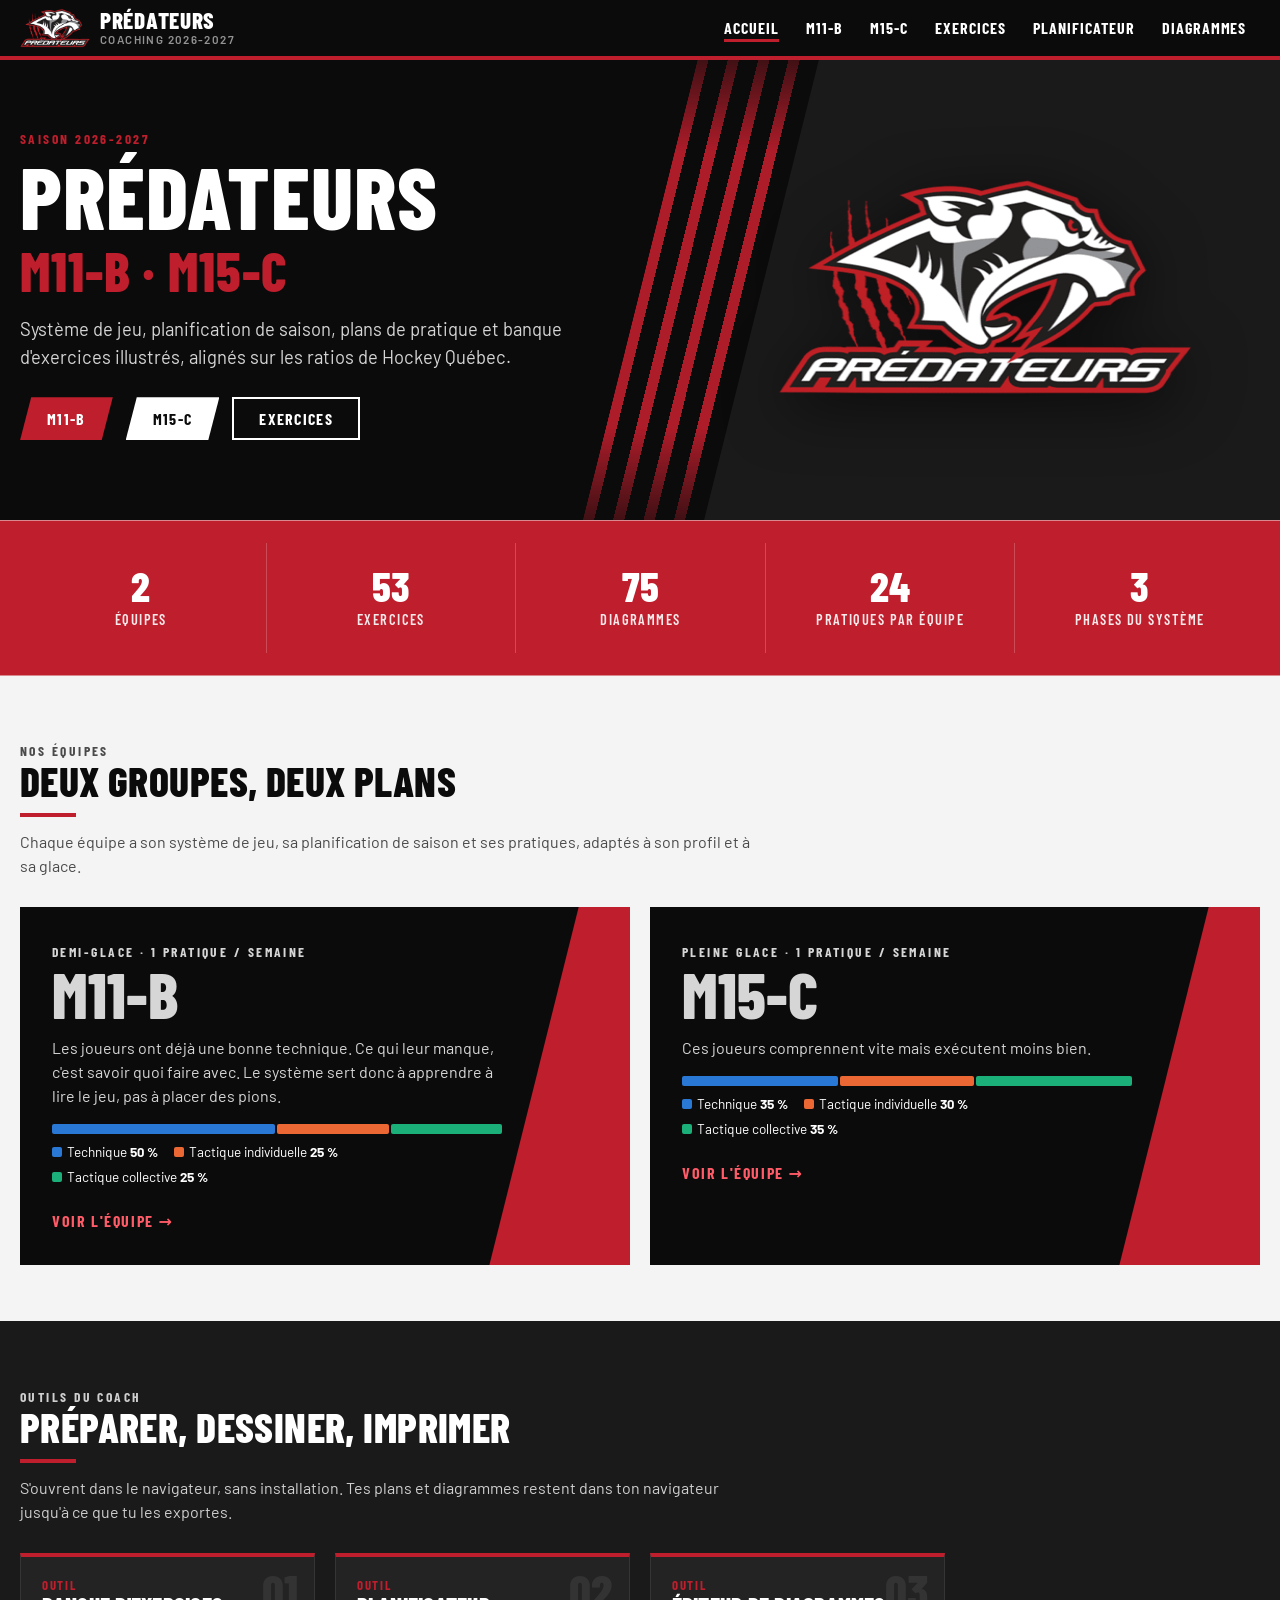
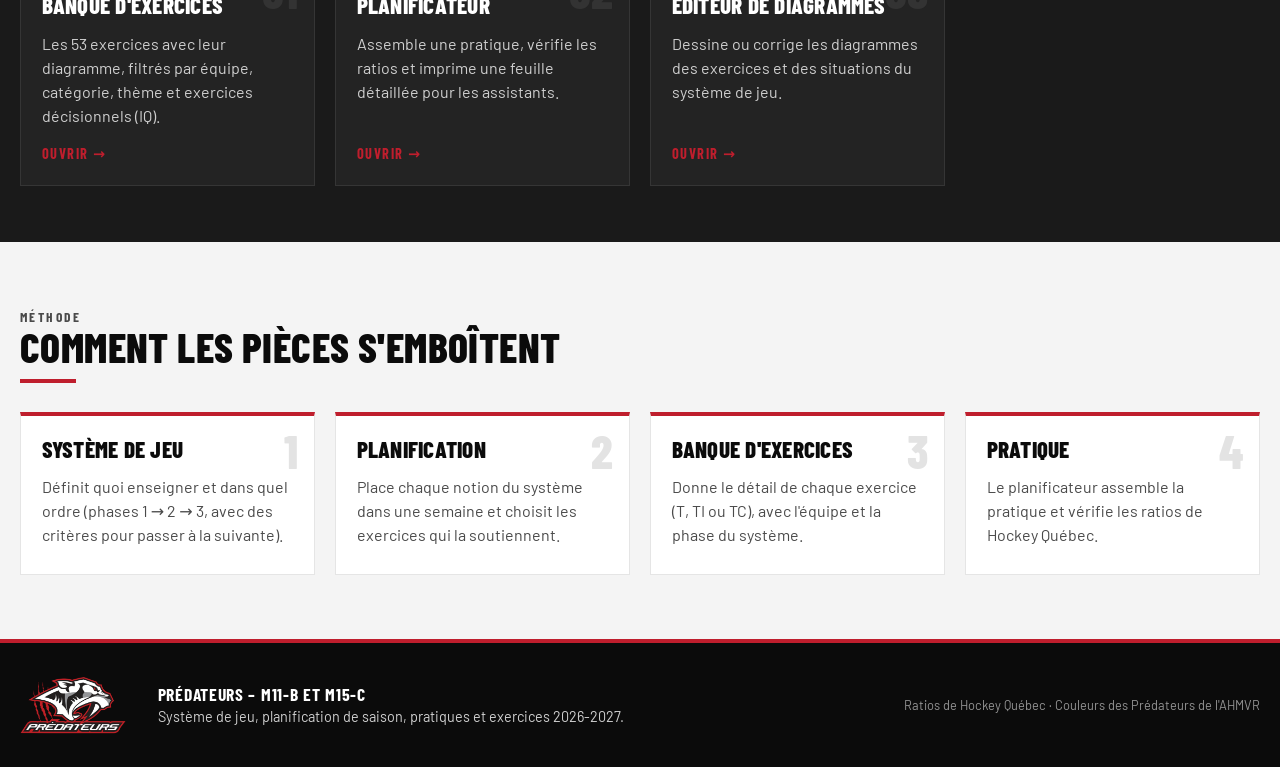
<file: index.html>
<!DOCTYPE html>
<html lang="fr-CA">
<head>
<meta charset="utf-8">
<meta name="viewport" content="width=device-width, initial-scale=1">
<title>Coaching 2026-2027 – Prédateurs</title>
<link rel="stylesheet" href="outils/style.css">
<link rel="icon" href="outils/logo-predateurs.png">
</head>
<body>
<!-- Page générée par outils/generer-site.js : modifie le fichier .md ou les données, puis relance le script. -->
<header class="site-entete">
  <a class="marque" href="index.html"><img src="outils/logo-predateurs.png" alt="" width="70" height="40"><span>Prédateurs<small>Coaching 2026-2027</small></span></a>
  <nav class="site-nav" aria-label="Navigation principale"><a href="index.html" aria-current="page">Accueil</a><a href="M11-B/index.html">M11-B</a><a href="M15-C/index.html">M15-C</a><a href="outils/banque-exercices.html">Exercices</a><a href="outils/plan-pratique.html">Planificateur</a><a href="outils/editeur-diagrammes.html">Diagrammes</a></nav>
</header>

<main><section class="heros">
  <div class="page">
    <div>
      <p class="surtitre">Saison 2026-2027</p>
      <h1>Prédateurs<em>M11-B · M15-C</em></h1>
      <p class="intro">Système de jeu, planification de saison, plans de pratique et banque d'exercices illustrés, alignés sur les ratios de Hockey Québec.</p>
      <div class="boutons-heros"><a class="bouton" href="M11-B/index.html">M11-B</a><a class="bouton clair" href="M15-C/index.html">M15-C</a>
        <a class="bouton contour" href="outils/banque-exercices.html">Exercices</a></div>
    </div>
    <img class="visuel" src="outils/logo-predateurs.png" alt="Logo des Prédateurs" width="400" height="227">
  </div>
</section>
<section class="chiffres"><div class="page">
  <div><strong>2</strong><span>Équipes</span></div>
  <div><strong>53</strong><span>Exercices</span></div>
  <div><strong>75</strong><span>Diagrammes</span></div>
  <div><strong>24</strong><span>Pratiques par équipe</span></div>
  <div><strong>3</strong><span>Phases du système</span></div>
</div></section>
<section class="section"><div class="page"><div class="titre-section"><p class="surtitre">Nos équipes</p><h2>Deux groupes, deux plans</h2><p>Chaque équipe a son système de jeu, sa planification de saison et ses pratiques, adaptés à son profil et à sa glace.</p></div><div class="grille deux"><a class="equipe-carte" href="M11-B/index.html">
      <p class="surtitre">Demi-glace · 1 pratique / semaine</p>
      <p class="nom">M11-B</p>
      <p>Les joueurs ont déjà une bonne technique. Ce qui leur manque, c'est savoir quoi faire avec. Le système sert donc à apprendre à lire le jeu, pas à placer des pions.</p>
      <div class="ratios"><div class="barre-ratio" role="img" aria-label="Technique 50 %, Tactique individuelle 25 %, Tactique collective 25 %"><span style="flex:50;background:#2a78d6"></span><span style="flex:25;background:#eb6834"></span><span style="flex:25;background:#1baf7a"></span></div><ul><li style="--c:#2a78d6">Technique <strong>50 %</strong></li><li style="--c:#eb6834">Tactique individuelle <strong>25 %</strong></li><li style="--c:#1baf7a">Tactique collective <strong>25 %</strong></li></ul></div>
      <span class="plus">Voir l'équipe →</span>
    </a><a class="equipe-carte" href="M15-C/index.html">
      <p class="surtitre">Pleine glace · 1 pratique / semaine</p>
      <p class="nom">M15-C</p>
      <p>Ces joueurs comprennent vite mais exécutent moins bien.</p>
      <div class="ratios"><div class="barre-ratio" role="img" aria-label="Technique 35 %, Tactique individuelle 30 %, Tactique collective 35 %"><span style="flex:35;background:#2a78d6"></span><span style="flex:30;background:#eb6834"></span><span style="flex:35;background:#1baf7a"></span></div><ul><li style="--c:#2a78d6">Technique <strong>35 %</strong></li><li style="--c:#eb6834">Tactique individuelle <strong>30 %</strong></li><li style="--c:#1baf7a">Tactique collective <strong>35 %</strong></li></ul></div>
      <span class="plus">Voir l'équipe →</span>
    </a></div></div></section>
<section class="section sombre"><div class="page"><div class="titre-section"><p class="surtitre">Outils du coach</p><h2>Préparer, dessiner, imprimer</h2><p>S'ouvrent dans le navigateur, sans installation. Tes plans et diagrammes restent dans ton navigateur jusqu'à ce que tu les exportes.</p></div><div class="grille"><a class="tuile" href="outils/banque-exercices.html"><span class="numero">01</span><span class="etiquette">Outil</span><h3>Banque d'exercices</h3><p>Les 53 exercices avec leur diagramme, filtrés par équipe, catégorie, thème et exercices décisionnels (IQ).</p><span class="plus">Ouvrir →</span></a><a class="tuile" href="outils/plan-pratique.html"><span class="numero">02</span><span class="etiquette">Outil</span><h3>Planificateur</h3><p>Assemble une pratique, vérifie les ratios et imprime une feuille détaillée pour les assistants.</p><span class="plus">Ouvrir →</span></a><a class="tuile" href="outils/editeur-diagrammes.html"><span class="numero">03</span><span class="etiquette">Outil</span><h3>Éditeur de diagrammes</h3><p>Dessine ou corrige les diagrammes des exercices et des situations du système de jeu.</p><span class="plus">Ouvrir →</span></a></div></div></section>
<section class="section"><div class="page"><div class="titre-section"><p class="surtitre">Méthode</p><h2>Comment les pièces s'emboîtent</h2></div><div class="grille"><div class="tuile"><span class="numero">1</span><h3>Système de jeu</h3><p>Définit quoi enseigner et dans quel ordre (phases 1 → 2 → 3, avec des critères pour passer à la suivante).</p></div><div class="tuile"><span class="numero">2</span><h3>Planification</h3><p>Place chaque notion du système dans une semaine et choisit les exercices qui la soutiennent.</p></div><div class="tuile"><span class="numero">3</span><h3>Banque d'exercices</h3><p>Donne le détail de chaque exercice (T, TI ou TC), avec l'équipe et la phase du système.</p></div><div class="tuile"><span class="numero">4</span><h3>Pratique</h3><p>Le planificateur assemble la pratique et vérifie les ratios de Hockey Québec.</p></div></div></div></section>
</main>
<footer class="site-pied">
  <div class="page">
    <img src="outils/logo-predateurs.png" alt="Prédateurs" width="105" height="60">
    <p><strong>Prédateurs – M11-B et M15-C</strong><br>Système de jeu, planification de saison, pratiques et exercices 2026-2027.</p>
    <p class="petit">Ratios de Hockey Québec · Couleurs des Prédateurs de l'AHMVR</p>
  </div>
</footer>
</body>
</html>
</file>
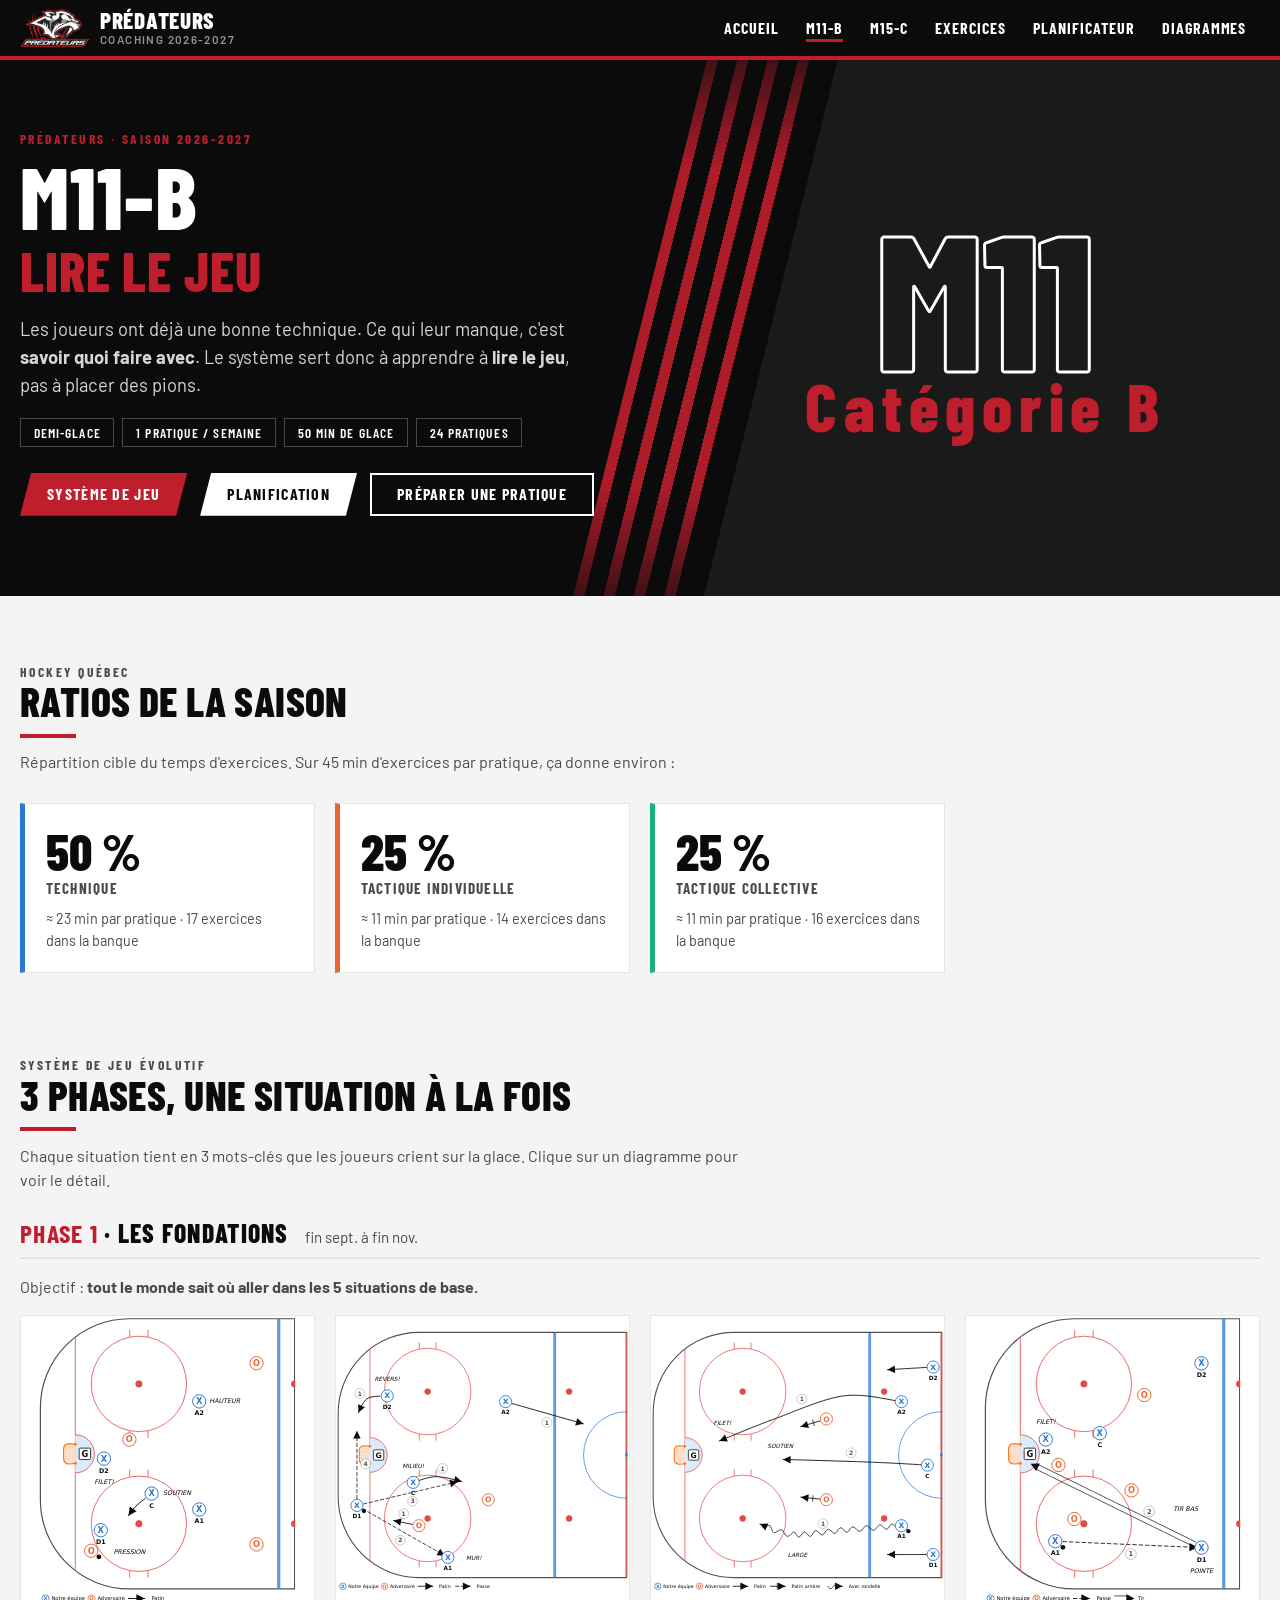
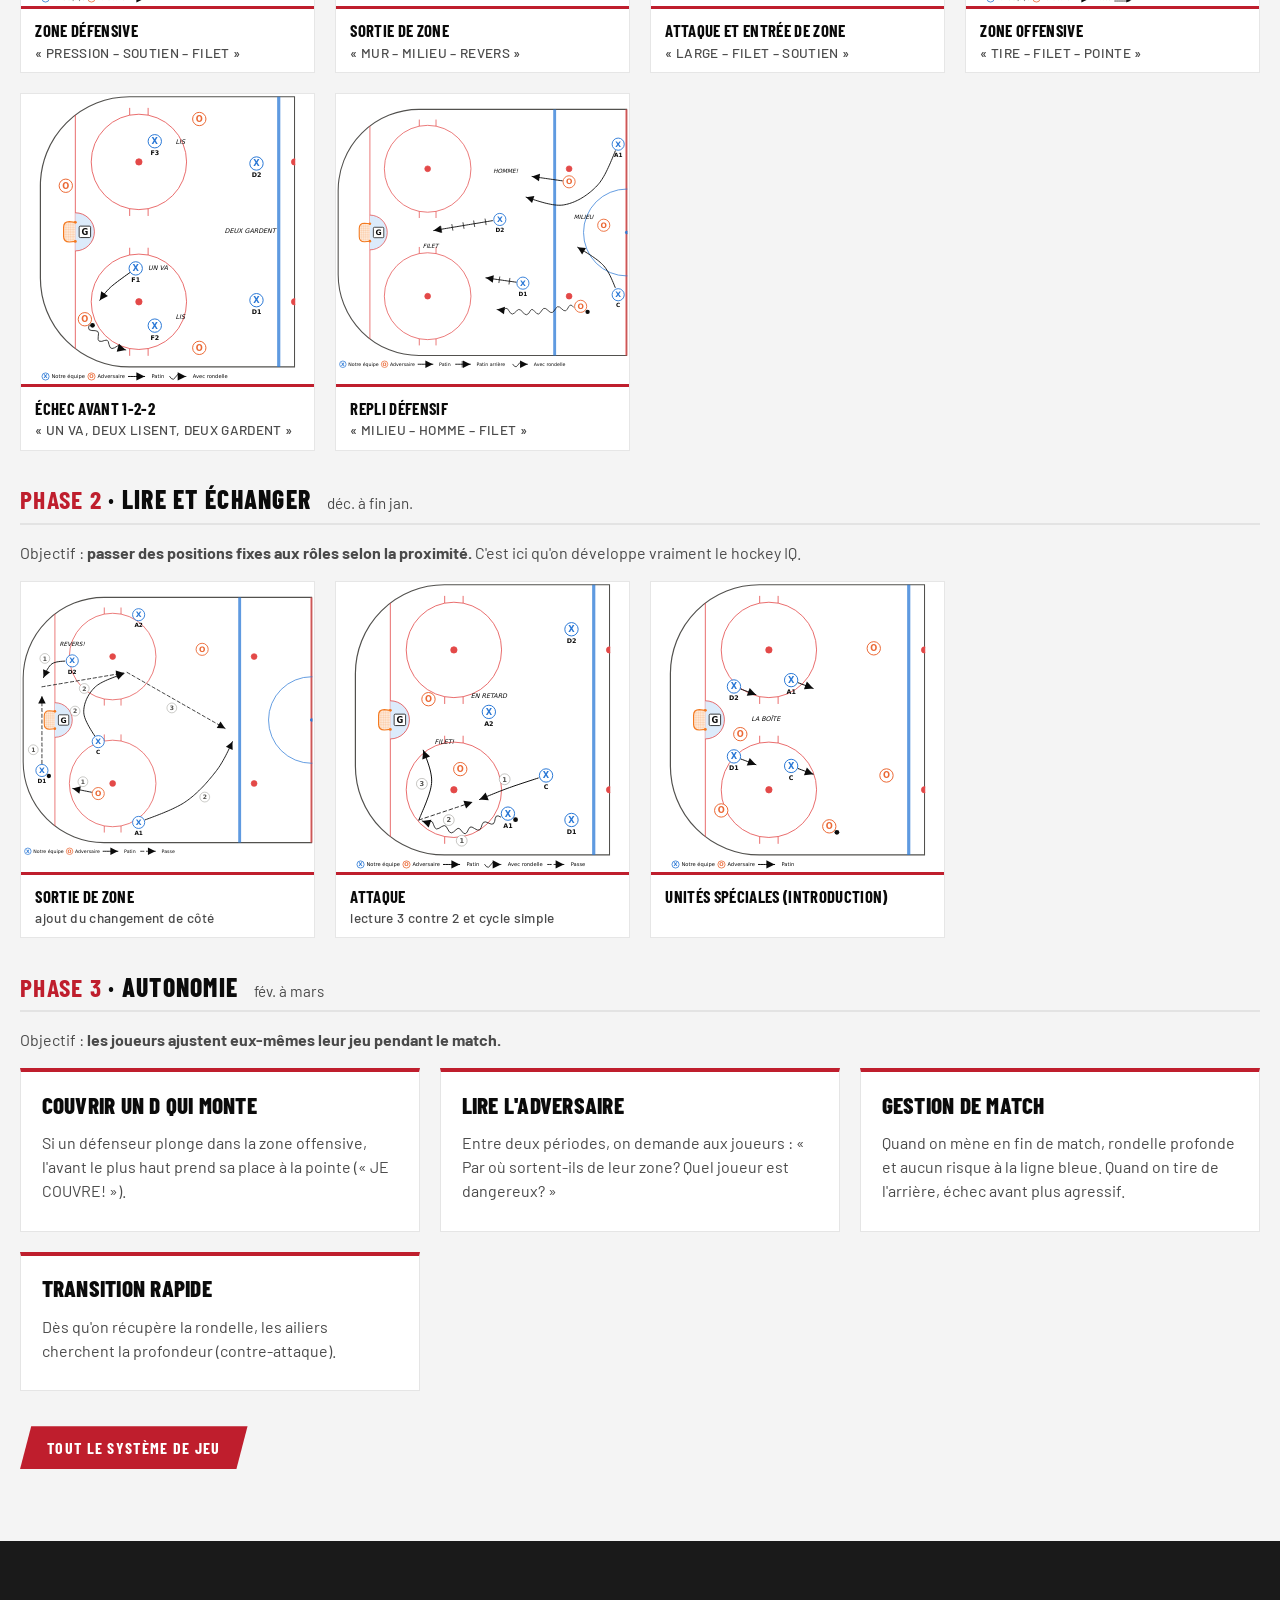
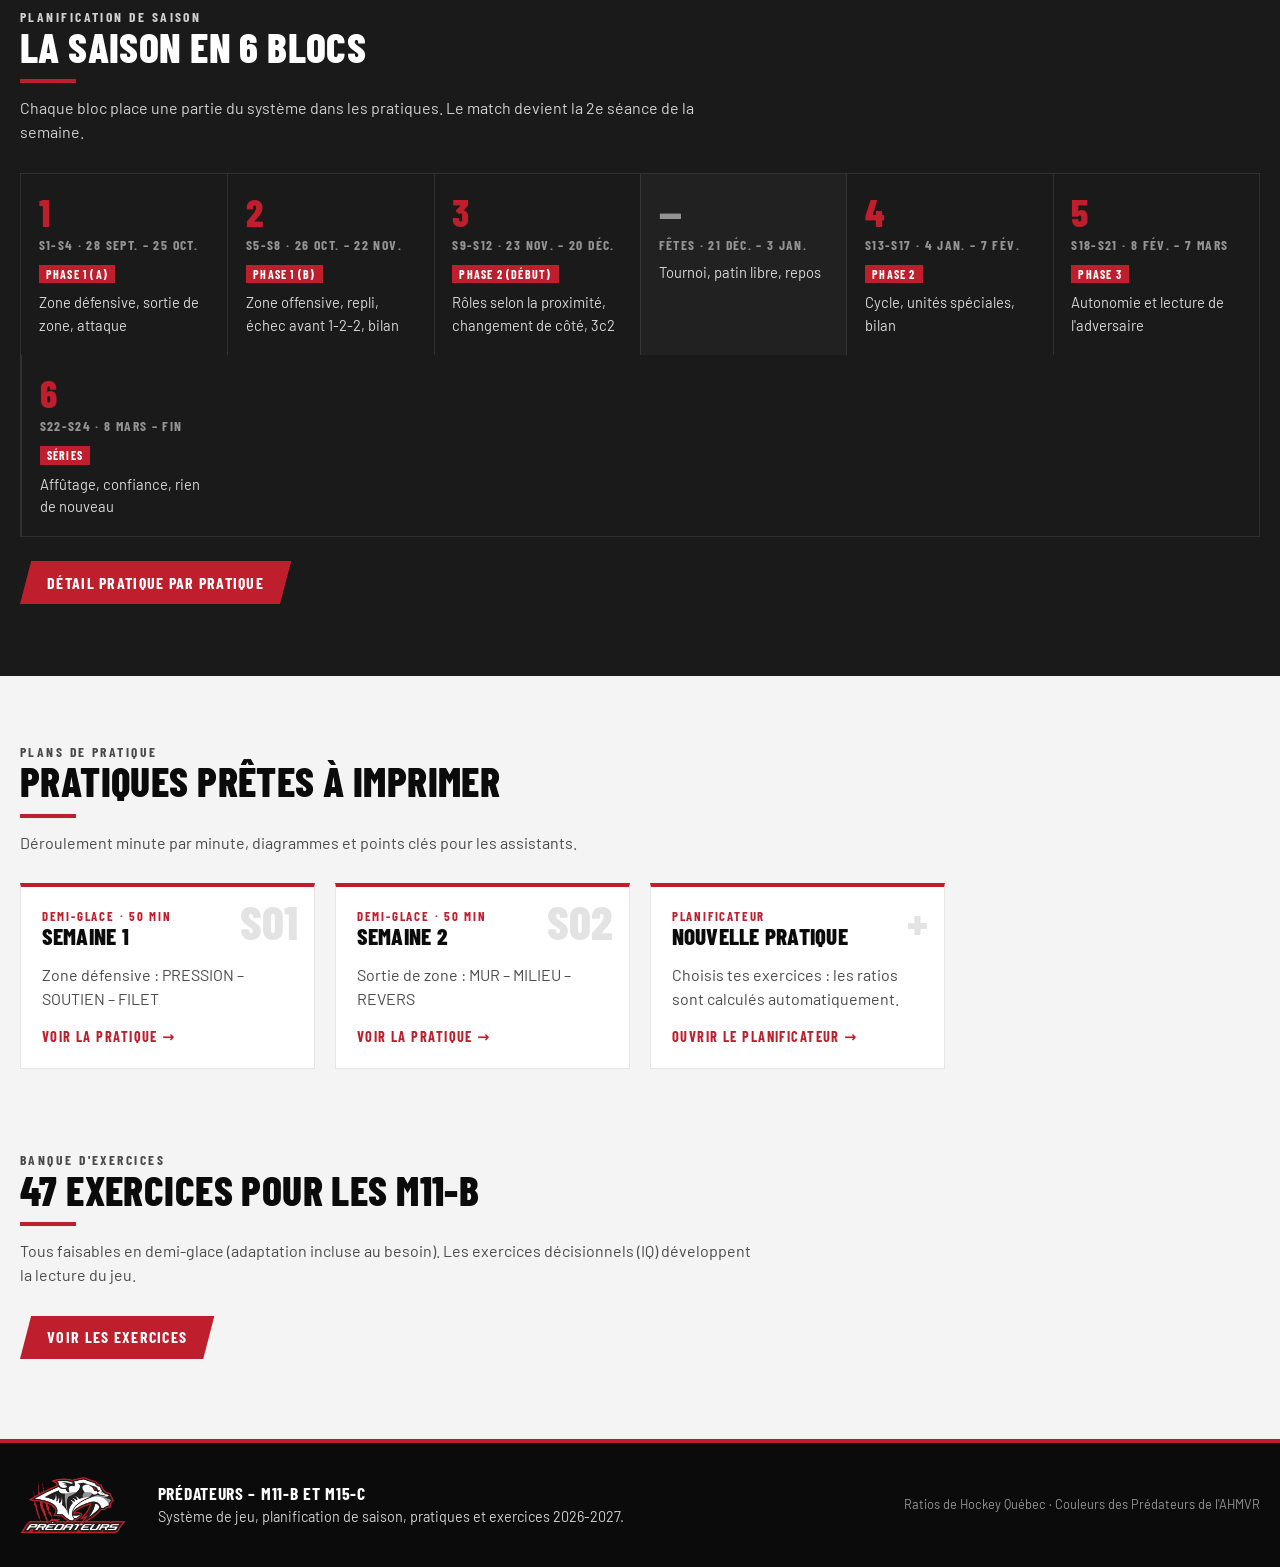
<file: M11-B/index.html>
<!DOCTYPE html>
<html lang="fr-CA">
<head>
<meta charset="utf-8">
<meta name="viewport" content="width=device-width, initial-scale=1">
<title>M11-B – Prédateurs</title>
<link rel="stylesheet" href="../outils/style.css">
<link rel="icon" href="../outils/logo-predateurs.png">
</head>
<body>
<!-- Page générée par outils/generer-site.js : modifie le fichier .md ou les données, puis relance le script. -->
<header class="site-entete">
  <a class="marque" href="../index.html"><img src="../outils/logo-predateurs.png" alt="" width="70" height="40"><span>Prédateurs<small>Coaching 2026-2027</small></span></a>
  <nav class="site-nav" aria-label="Navigation principale"><a href="../index.html">Accueil</a><a href="../M11-B/index.html" aria-current="page">M11-B</a><a href="../M15-C/index.html">M15-C</a><a href="../outils/banque-exercices.html">Exercices</a><a href="../outils/plan-pratique.html">Planificateur</a><a href="../outils/editeur-diagrammes.html">Diagrammes</a></nav>
</header>

<main><section class="heros">
  <div class="page">
    <div>
      <p class="surtitre">Prédateurs · Saison 2026-2027</p>
      <h1>M11-B<em>Lire le jeu</em></h1>
      <p class="intro">Les joueurs ont déjà une bonne technique. Ce qui leur manque, c'est <strong>savoir quoi faire avec</strong>. Le système sert donc à apprendre à <strong>lire le jeu</strong>, pas à placer des pions.</p>
      <ul class="puces"><li>Demi-glace</li><li>1 pratique / semaine</li><li>50 min de glace</li><li>24 pratiques</li></ul>
      <div class="boutons-heros">
        <a class="bouton" href="systeme-de-jeu.html">Système de jeu</a>
        <a class="bouton clair" href="planification-saison.html">Planification</a>
        <a class="bouton contour" href="../outils/plan-pratique.html#M11">Préparer une pratique</a>
      </div>
    </div>
    <div class="chiffre-equipe" aria-hidden="true">M11<span>Catégorie B</span></div>
  </div>
</section><section class="section"><div class="page">
  <div class="titre-section"><p class="surtitre">Hockey Québec</p><h2>Ratios de la saison</h2>
  <p>Répartition cible du temps d'exercices. Sur 45 min d'exercices par pratique, ça donne environ :</p></div>
  <div class="grille"><div class="ratio-grand" style="--c:#2a78d6"><strong>50 %</strong><span>Technique</span><p>≈ 23 min par pratique · 17 exercices dans la banque</p></div><div class="ratio-grand" style="--c:#eb6834"><strong>25 %</strong><span>Tactique individuelle</span><p>≈ 11 min par pratique · 14 exercices dans la banque</p></div><div class="ratio-grand" style="--c:#1baf7a"><strong>25 %</strong><span>Tactique collective</span><p>≈ 11 min par pratique · 16 exercices dans la banque</p></div></div>
</div></section><section class="section"><div class="page">
  <div class="titre-section"><p class="surtitre">Système de jeu évolutif</p><h2>3 phases, une situation à la fois</h2>
  <p>Chaque situation tient en 3 mots-clés que les joueurs crient sur la glace. Clique sur un diagramme pour voir le détail.</p></div>
  <div class="phase">
    <div class="phase-titre"><h3><b>Phase 1</b> · Les fondations</h3><span>fin sept. à fin nov.</span></div>
    <p class="phase-texte">Objectif : <strong>tout le monde sait où aller dans les 5 situations de base.</strong></p>
    <div class="grille"><a class="situation" href="systeme-de-jeu.html#1-zone-defensive-pression-soutien-filet"><img src="../outils/diagrammes-svg/M11_ZD.svg" alt="Diagramme : Zone défensive : PRESSION – SOUTIEN – FILET" loading="lazy"><p>Zone défensive<small>« PRESSION – SOUTIEN – FILET »</small></p></a><a class="situation" href="systeme-de-jeu.html#2-sortie-de-zone-mur-milieu-revers"><img src="../outils/diagrammes-svg/M11_SZ.svg" alt="Diagramme : Sortie de zone : MUR – MILIEU – REVERS" loading="lazy"><p>Sortie de zone<small>« MUR – MILIEU – REVERS »</small></p></a><a class="situation" href="systeme-de-jeu.html#3-attaque-et-entree-de-zone-large-filet-soutien"><img src="../outils/diagrammes-svg/M11_ATT.svg" alt="Diagramme : Entrée de zone : LARGE – FILET – SOUTIEN" loading="lazy"><p>Attaque et entrée de zone<small>« LARGE – FILET – SOUTIEN »</small></p></a><a class="situation" href="systeme-de-jeu.html#4-zone-offensive-tire-filet-pointe"><img src="../outils/diagrammes-svg/M11_ZO.svg" alt="Diagramme : Zone offensive : TIRE – FILET – POINTE" loading="lazy"><p>Zone offensive<small>« TIRE – FILET – POINTE »</small></p></a><a class="situation" href="systeme-de-jeu.html#5-echec-avant-1-2-2-un-va-deux-lisent-deux-gardent"><img src="../outils/diagrammes-svg/M11_EA.svg" alt="Diagramme : Échec avant 1-2-2" loading="lazy"><p>Échec avant 1-2-2<small>« UN VA, DEUX LISENT, DEUX GARDENT »</small></p></a><a class="situation" href="systeme-de-jeu.html#6-repli-defensif-milieu-homme-filet"><img src="../outils/diagrammes-svg/M11_REP.svg" alt="Diagramme : Repli défensif : MILIEU – HOMME – FILET" loading="lazy"><p>Repli défensif<small>« MILIEU – HOMME – FILET »</small></p></a></div>
    
  </div><div class="phase">
    <div class="phase-titre"><h3><b>Phase 2</b> · Lire et échanger</h3><span>déc. à fin jan.</span></div>
    <p class="phase-texte">Objectif : <strong>passer des positions fixes aux rôles selon la proximité.</strong> C'est ici qu'on développe vraiment le hockey IQ.</p>
    <div class="grille"><a class="situation" href="systeme-de-jeu.html#sortie-de-zone-ajout-du-changement-de-cote"><img src="../outils/diagrammes-svg/M11_SZ2.svg" alt="Diagramme : Sortie de zone : REVERS et courbe du centre" loading="lazy"><p>Sortie de zone<small>ajout du changement de côté</small></p></a><a class="situation" href="systeme-de-jeu.html#attaque-lecture-3-contre-2-et-cycle-simple"><img src="../outils/diagrammes-svg/M11_CYC.svg" alt="Diagramme : Attaque : 3c2 en triangle et cycle simple" loading="lazy"><p>Attaque<small>lecture 3 contre 2 et cycle simple</small></p></a><a class="situation" href="systeme-de-jeu.html#unites-speciales-introduction"><img src="../outils/diagrammes-svg/M11_BOITE.svg" alt="Diagramme : Désavantage numérique : la boîte" loading="lazy"><p>Unités spéciales (introduction)</p></a></div>
    
  </div><div class="phase">
    <div class="phase-titre"><h3><b>Phase 3</b> · Autonomie</h3><span>fév. à mars</span></div>
    <p class="phase-texte">Objectif : <strong>les joueurs ajustent eux-mêmes leur jeu pendant le match.</strong></p>
    
    <div class="grille deux"><div class="tuile"><h3>Couvrir un D qui monte</h3><p>Si un défenseur plonge dans la zone offensive, l'avant le plus haut prend sa place à la pointe (« JE COUVRE! »).</p></div><div class="tuile"><h3>Lire l'adversaire</h3><p>Entre deux périodes, on demande aux joueurs : « Par où sortent-ils de leur zone? Quel joueur est dangereux? »</p></div><div class="tuile"><h3>Gestion de match</h3><p>Quand on mène en fin de match, rondelle profonde et aucun risque à la ligne bleue. Quand on tire de l'arrière, échec avant plus agressif.</p></div><div class="tuile"><h3>Transition rapide</h3><p>Dès qu'on récupère la rondelle, les ailiers cherchent la profondeur (contre-attaque).</p></div></div>
  </div>
  <p class="suite"><a class="bouton" href="systeme-de-jeu.html">Tout le système de jeu</a></p>
</div></section><section class="section sombre"><div class="page">
  <div class="titre-section"><p class="surtitre">Planification de saison</p><h2>La saison en 6 blocs</h2>
  <p>Chaque bloc place une partie du système dans les pratiques. Le match devient la 2e séance de la semaine.</p></div>
  <div class="frise"><div><div class="num">1</div><p class="quand">S1-S4 · 28 sept. – 25 oct.</p><span class="phase-bloc">Phase 1 (A)</span><p>Zone défensive, sortie de zone, attaque</p></div><div><div class="num">2</div><p class="quand">S5-S8 · 26 oct. – 22 nov.</p><span class="phase-bloc">Phase 1 (B)</span><p>Zone offensive, repli, échec avant 1-2-2, bilan</p></div><div><div class="num">3</div><p class="quand">S9-S12 · 23 nov. – 20 déc.</p><span class="phase-bloc">Phase 2 (début)</span><p>Rôles selon la proximité, changement de côté, 3c2</p></div><div class="pause"><div class="num">—</div><p class="quand">Fêtes · 21 déc. – 3 jan.</p><p>Tournoi, patin libre, repos</p></div><div><div class="num">4</div><p class="quand">S13-S17 · 4 jan. – 7 fév.</p><span class="phase-bloc">Phase 2</span><p>Cycle, unités spéciales, bilan</p></div><div><div class="num">5</div><p class="quand">S18-S21 · 8 fév. – 7 mars</p><span class="phase-bloc">Phase 3</span><p>Autonomie et lecture de l'adversaire</p></div><div><div class="num">6</div><p class="quand">S22-S24 · 8 mars – fin</p><span class="phase-bloc">Séries</span><p>Affûtage, confiance, rien de nouveau</p></div></div>
  <p class="suite"><a class="bouton" href="planification-saison.html">Détail pratique par pratique</a></p>
</div></section><section class="section"><div class="page">
  <div class="titre-section"><p class="surtitre">Plans de pratique</p><h2>Pratiques prêtes à imprimer</h2>
  <p>Déroulement minute par minute, diagrammes et points clés pour les assistants.</p></div>
  <div class="grille"><a class="tuile" href="pratiques/S01.html"><span class="numero">S01</span><span class="etiquette">Demi-glace · 50 min</span><h3>Semaine 1</h3><p>Zone défensive : PRESSION – SOUTIEN – FILET</p><span class="plus">Voir la pratique →</span></a><a class="tuile" href="pratiques/S02.html"><span class="numero">S02</span><span class="etiquette">Demi-glace · 50 min</span><h3>Semaine 2</h3><p>Sortie de zone : MUR – MILIEU – REVERS</p><span class="plus">Voir la pratique →</span></a>
  <a class="tuile" href="../outils/plan-pratique.html#M11"><span class="numero">+</span><span class="etiquette">Planificateur</span><h3>Nouvelle pratique</h3><p>Choisis tes exercices : les ratios sont calculés automatiquement.</p><span class="plus">Ouvrir le planificateur →</span></a></div>
</div></section><section class="section"><div class="page">
  <div class="titre-section"><p class="surtitre">Banque d'exercices</p><h2>47 exercices pour les M11-B</h2>
  <p>Tous faisables en demi-glace (adaptation incluse au besoin). Les exercices décisionnels (IQ) développent la lecture du jeu.</p></div>
  <p><a class="bouton" href="../outils/banque-exercices.html#M11">Voir les exercices</a></p>
</div></section></main>
<footer class="site-pied">
  <div class="page">
    <img src="../outils/logo-predateurs.png" alt="Prédateurs" width="105" height="60">
    <p><strong>Prédateurs – M11-B et M15-C</strong><br>Système de jeu, planification de saison, pratiques et exercices 2026-2027.</p>
    <p class="petit">Ratios de Hockey Québec · Couleurs des Prédateurs de l'AHMVR</p>
  </div>
</footer>
</body>
</html>
</file>
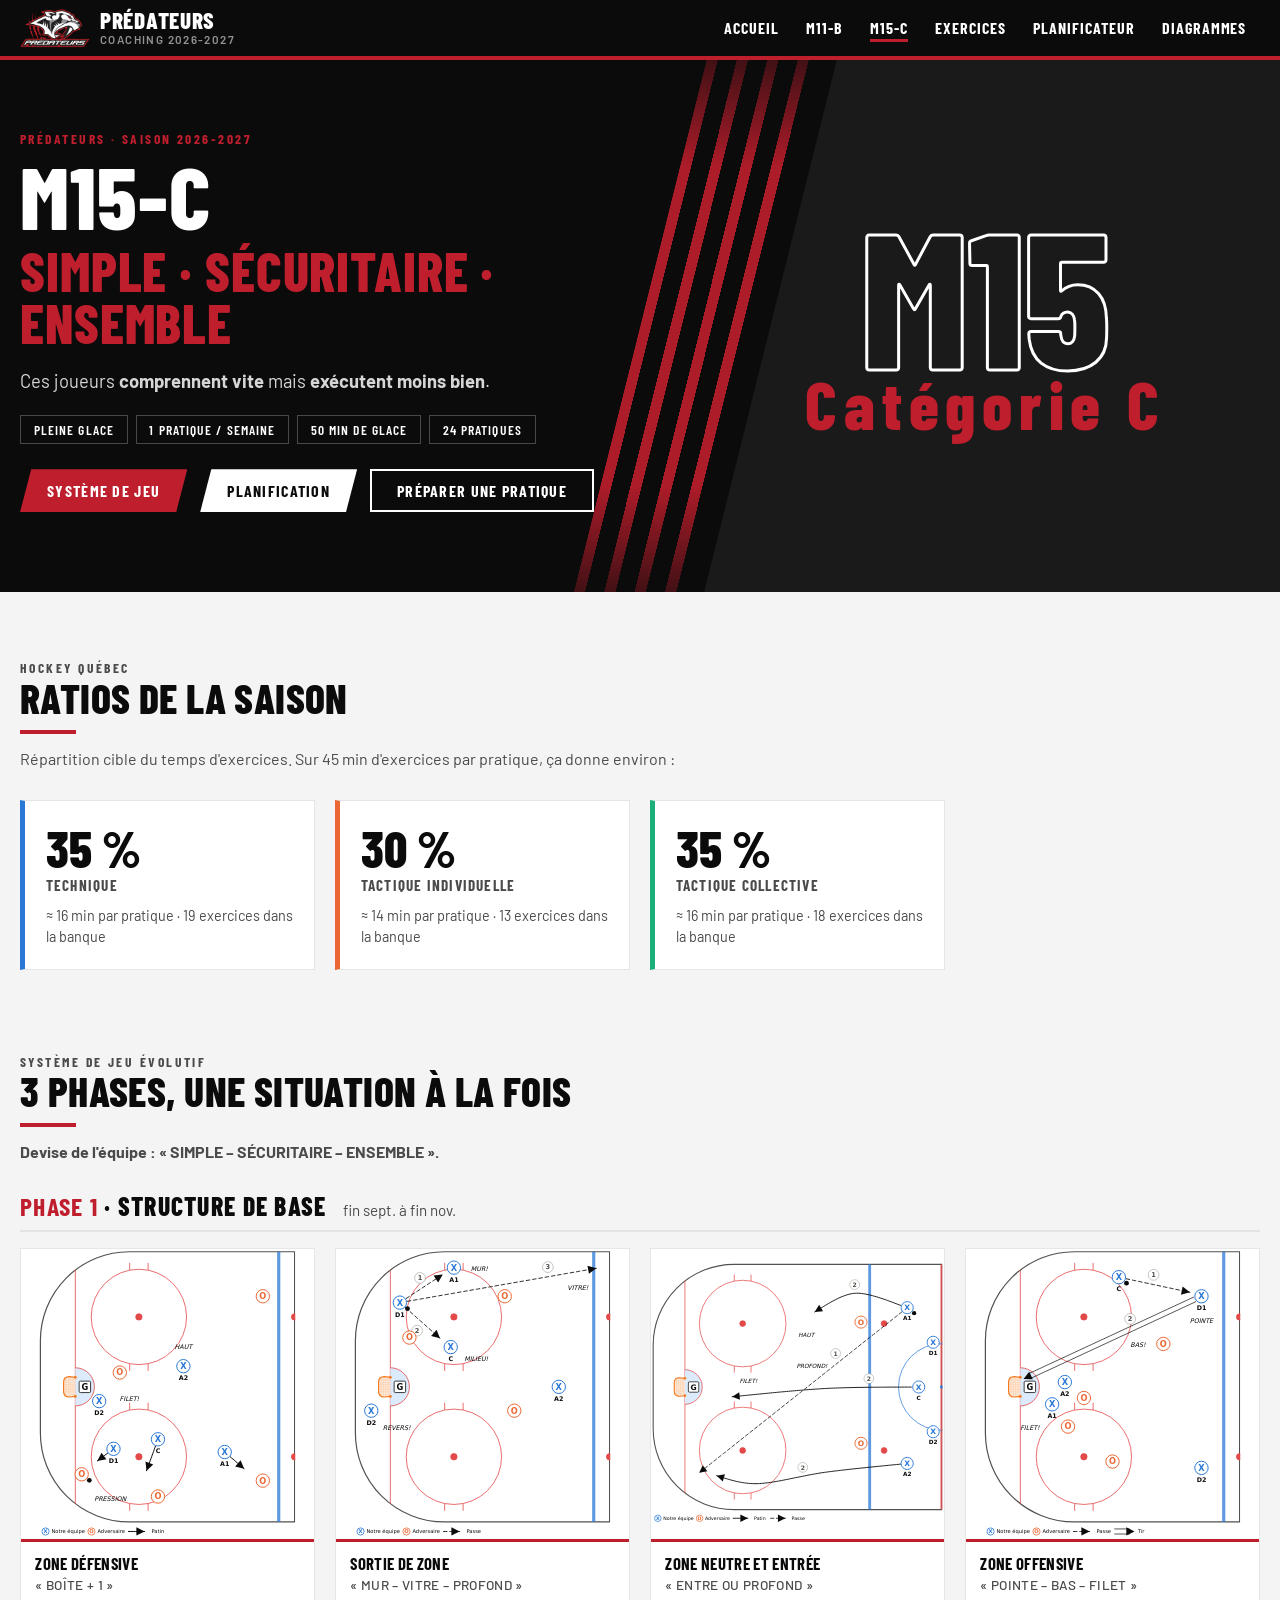
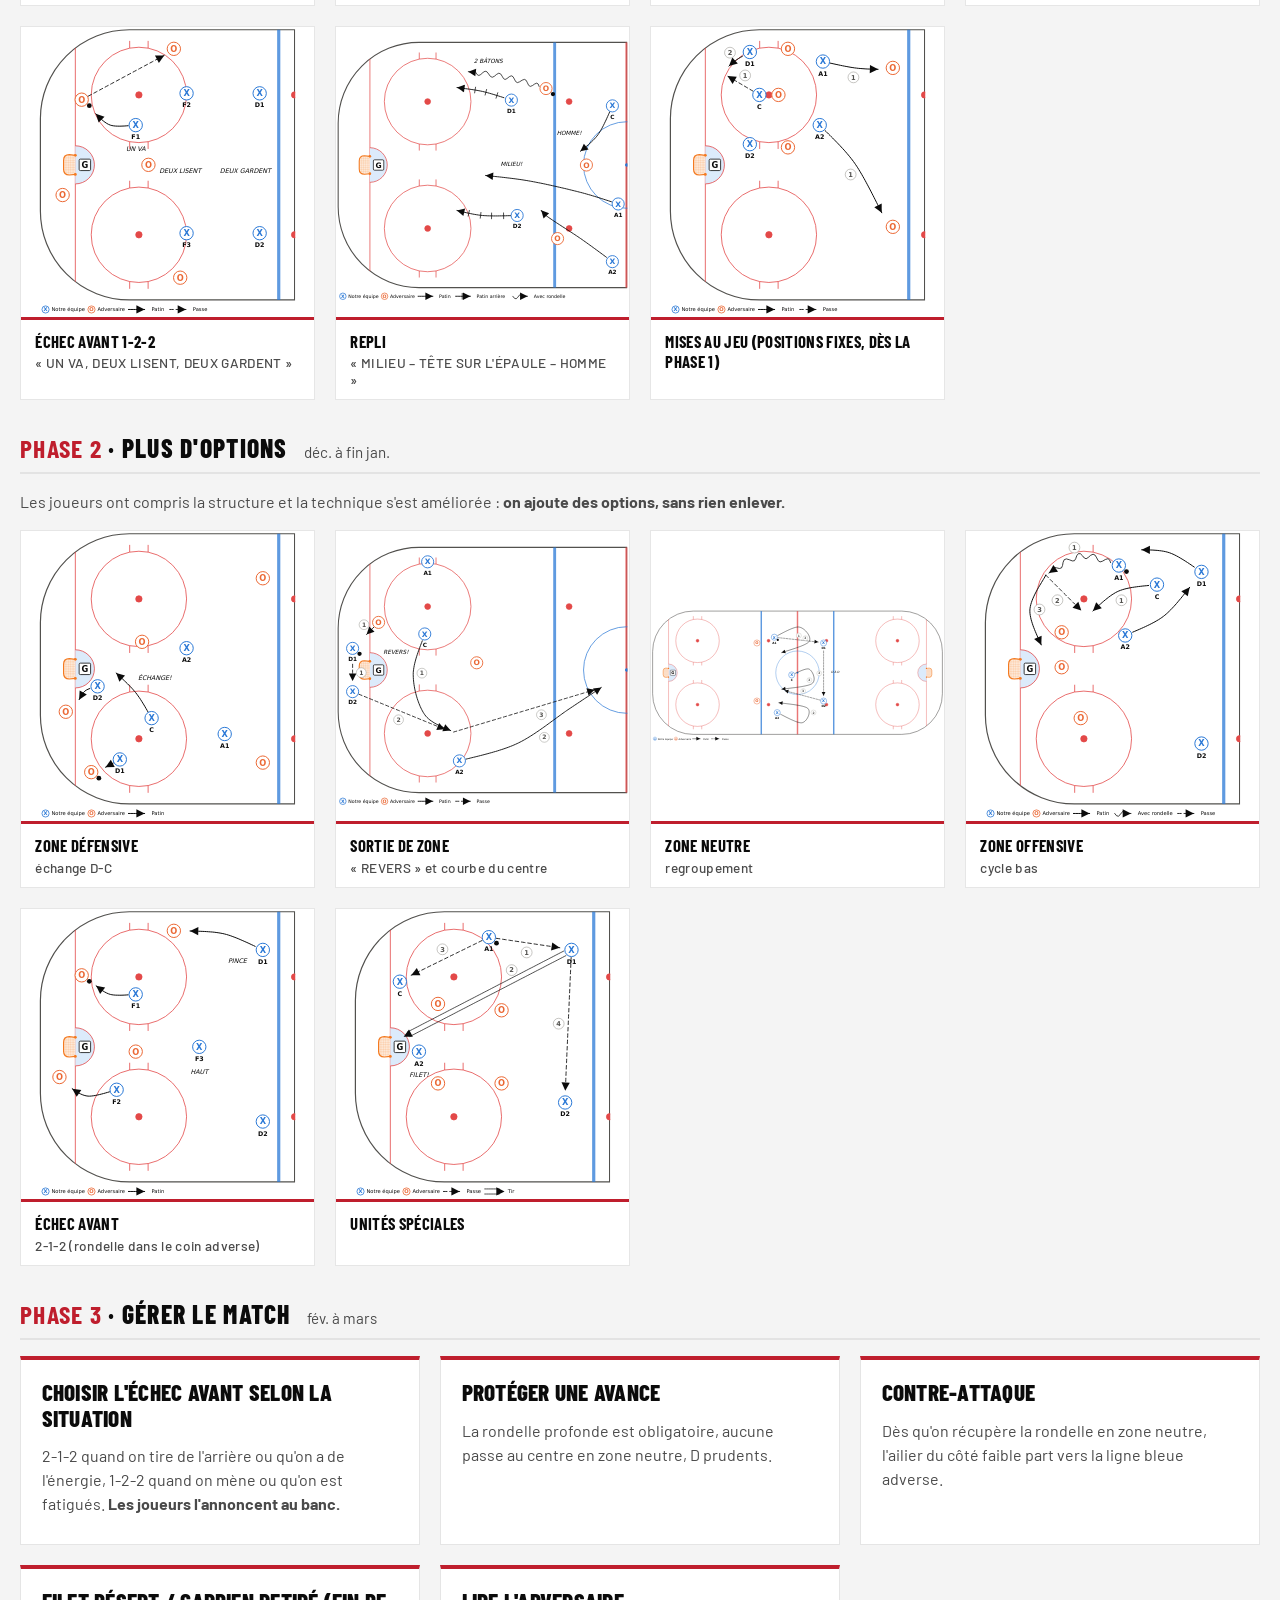
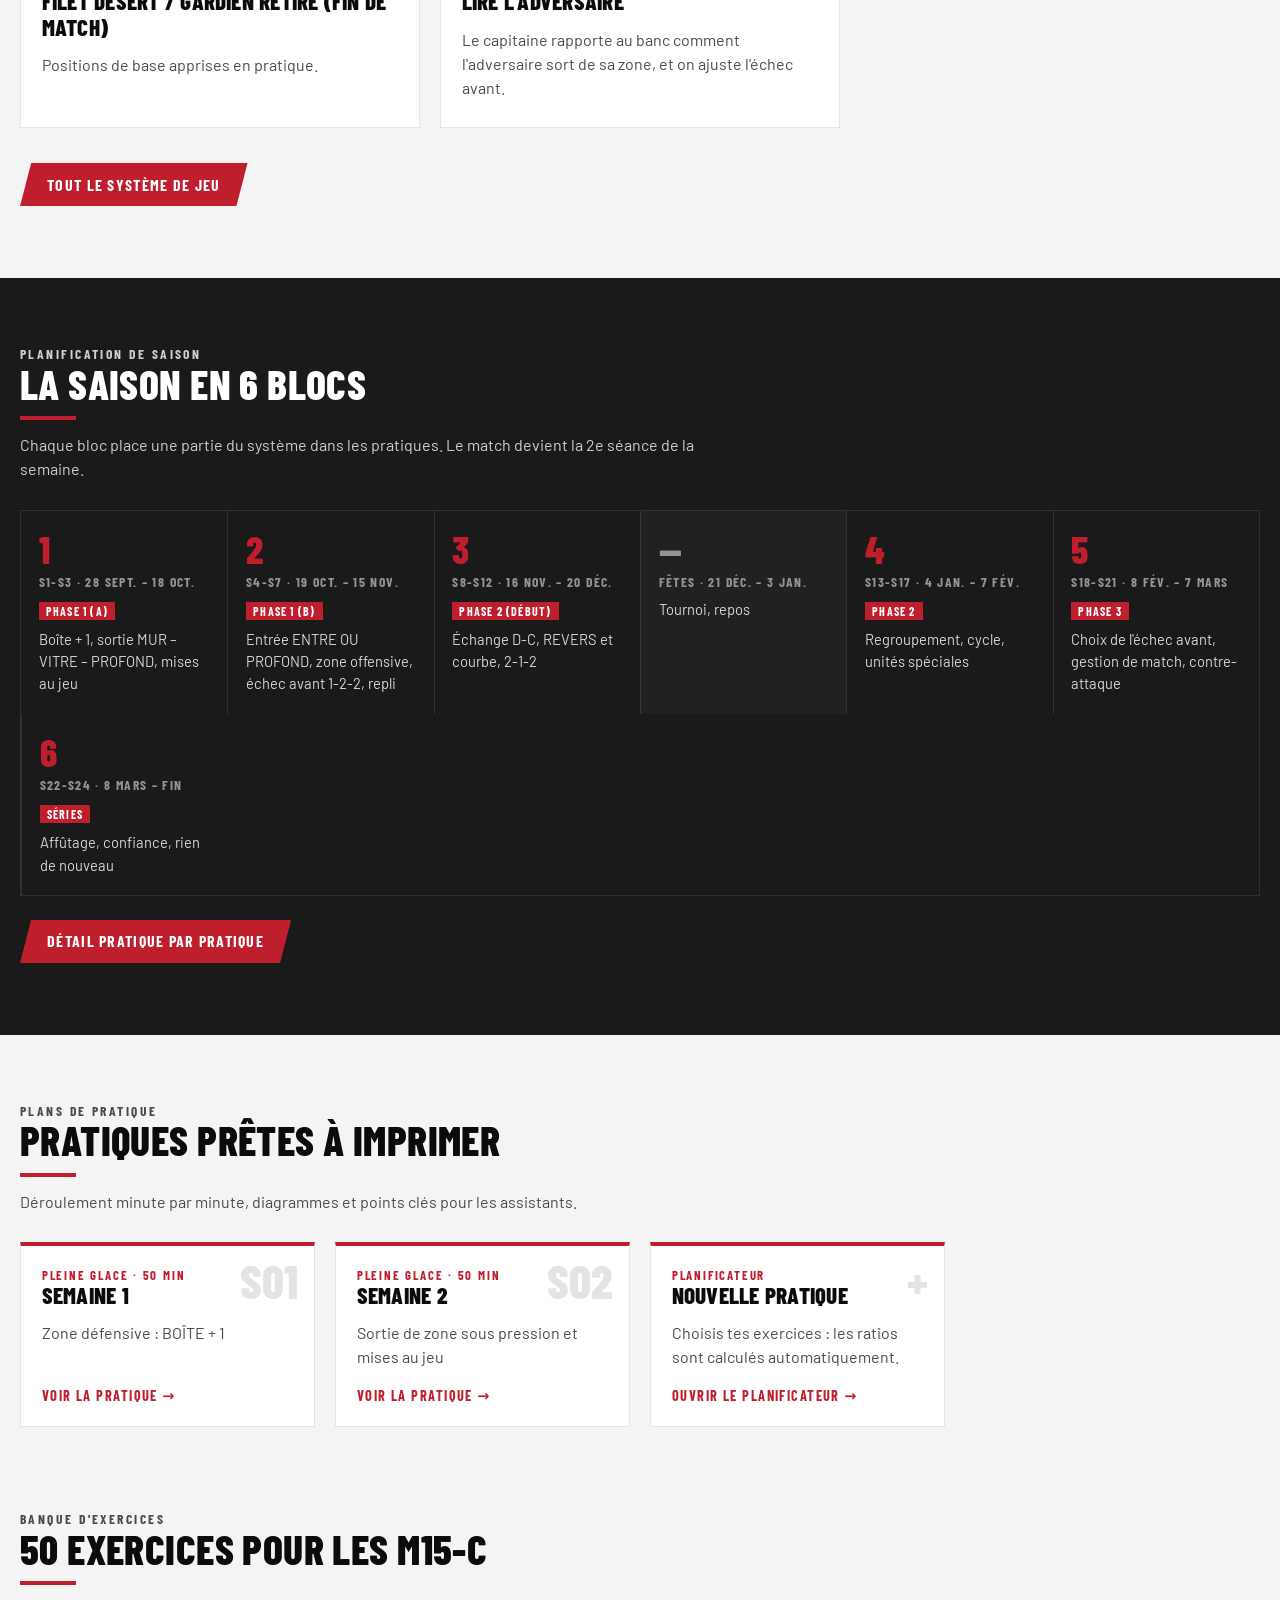
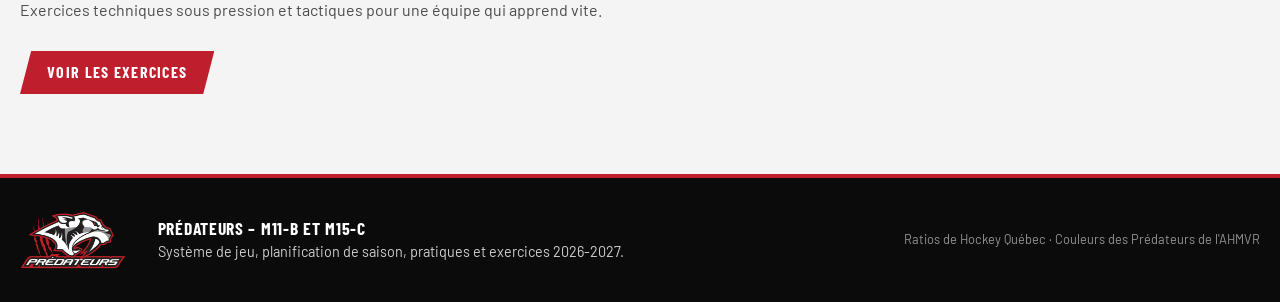
<file: M15-C/index.html>
<!DOCTYPE html>
<html lang="fr-CA">
<head>
<meta charset="utf-8">
<meta name="viewport" content="width=device-width, initial-scale=1">
<title>M15-C – Prédateurs</title>
<link rel="stylesheet" href="../outils/style.css">
<link rel="icon" href="../outils/logo-predateurs.png">
</head>
<body>
<!-- Page générée par outils/generer-site.js : modifie le fichier .md ou les données, puis relance le script. -->
<header class="site-entete">
  <a class="marque" href="../index.html"><img src="../outils/logo-predateurs.png" alt="" width="70" height="40"><span>Prédateurs<small>Coaching 2026-2027</small></span></a>
  <nav class="site-nav" aria-label="Navigation principale"><a href="../index.html">Accueil</a><a href="../M11-B/index.html">M11-B</a><a href="../M15-C/index.html" aria-current="page">M15-C</a><a href="../outils/banque-exercices.html">Exercices</a><a href="../outils/plan-pratique.html">Planificateur</a><a href="../outils/editeur-diagrammes.html">Diagrammes</a></nav>
</header>

<main><section class="heros">
  <div class="page">
    <div>
      <p class="surtitre">Prédateurs · Saison 2026-2027</p>
      <h1>M15-C<em>Simple · Sécuritaire · Ensemble</em></h1>
      <p class="intro">Ces joueurs <strong>comprennent vite</strong> mais <strong>exécutent moins bien</strong>.</p>
      <ul class="puces"><li>Pleine glace</li><li>1 pratique / semaine</li><li>50 min de glace</li><li>24 pratiques</li></ul>
      <div class="boutons-heros">
        <a class="bouton" href="systeme-de-jeu.html">Système de jeu</a>
        <a class="bouton clair" href="planification-saison.html">Planification</a>
        <a class="bouton contour" href="../outils/plan-pratique.html#M15">Préparer une pratique</a>
      </div>
    </div>
    <div class="chiffre-equipe" aria-hidden="true">M15<span>Catégorie C</span></div>
  </div>
</section><section class="section"><div class="page">
  <div class="titre-section"><p class="surtitre">Hockey Québec</p><h2>Ratios de la saison</h2>
  <p>Répartition cible du temps d'exercices. Sur 45 min d'exercices par pratique, ça donne environ :</p></div>
  <div class="grille"><div class="ratio-grand" style="--c:#2a78d6"><strong>35 %</strong><span>Technique</span><p>≈ 16 min par pratique · 19 exercices dans la banque</p></div><div class="ratio-grand" style="--c:#eb6834"><strong>30 %</strong><span>Tactique individuelle</span><p>≈ 14 min par pratique · 13 exercices dans la banque</p></div><div class="ratio-grand" style="--c:#1baf7a"><strong>35 %</strong><span>Tactique collective</span><p>≈ 16 min par pratique · 18 exercices dans la banque</p></div></div>
</div></section><section class="section"><div class="page">
  <div class="titre-section"><p class="surtitre">Système de jeu évolutif</p><h2>3 phases, une situation à la fois</h2>
  <p><strong>Devise de l'équipe : « SIMPLE – SÉCURITAIRE – ENSEMBLE ».</strong></p></div>
  <div class="phase">
    <div class="phase-titre"><h3><b>Phase 1</b> · Structure de base</h3><span>fin sept. à fin nov.</span></div>
    
    <div class="grille"><a class="situation" href="systeme-de-jeu.html#1-zone-defensive-boite-1"><img src="../outils/diagrammes-svg/M15_ZD.svg" alt="Diagramme : Zone défensive : BOÎTE + 1" loading="lazy"><p>Zone défensive<small>« BOÎTE + 1 »</small></p></a><a class="situation" href="systeme-de-jeu.html#2-sortie-de-zone-mur-vitre-profond"><img src="../outils/diagrammes-svg/M15_SZ.svg" alt="Diagramme : Sortie de zone : MUR – VITRE – PROFOND" loading="lazy"><p>Sortie de zone<small>« MUR – VITRE – PROFOND »</small></p></a><a class="situation" href="systeme-de-jeu.html#3-zone-neutre-et-entree-entre-ou-profond"><img src="../outils/diagrammes-svg/M15_ZN.svg" alt="Diagramme : Zone neutre et entrée : ENTRE OU PROFOND" loading="lazy"><p>Zone neutre et entrée<small>« ENTRE OU PROFOND »</small></p></a><a class="situation" href="systeme-de-jeu.html#4-zone-offensive-pointe-bas-filet"><img src="../outils/diagrammes-svg/M15_ZO.svg" alt="Diagramme : Zone offensive : POINTE – BAS – FILET" loading="lazy"><p>Zone offensive<small>« POINTE – BAS – FILET »</small></p></a><a class="situation" href="systeme-de-jeu.html#5-echec-avant-1-2-2-un-va-deux-lisent-deux-gardent"><img src="../outils/diagrammes-svg/M15_EA.svg" alt="Diagramme : Échec avant 1-2-2" loading="lazy"><p>Échec avant 1-2-2<small>« UN VA, DEUX LISENT, DEUX GARDENT »</small></p></a><a class="situation" href="systeme-de-jeu.html#6-repli-milieu-tete-sur-l-epaule-homme"><img src="../outils/diagrammes-svg/M15_REP.svg" alt="Diagramme : Repli : MILIEU – TÊTE SUR L'ÉPAULE – HOMME" loading="lazy"><p>Repli<small>« MILIEU – TÊTE SUR L'ÉPAULE – HOMME »</small></p></a><a class="situation" href="systeme-de-jeu.html#7-mises-au-jeu-positions-fixes-des-la-phase-1"><img src="../outils/diagrammes-svg/M15_MAJ.svg" alt="Diagramme : Mise au jeu en zone défensive" loading="lazy"><p>Mises au jeu (positions fixes, dès la phase 1)</p></a></div>
    
  </div><div class="phase">
    <div class="phase-titre"><h3><b>Phase 2</b> · Plus d'options</h3><span>déc. à fin jan.</span></div>
    <p class="phase-texte">Les joueurs ont compris la structure et la technique s'est améliorée : <strong>on ajoute des options, sans rien enlever.</strong></p>
    <div class="grille"><a class="situation" href="systeme-de-jeu.html#zone-defensive-echange-d-c"><img src="../outils/diagrammes-svg/M15_ZD2.svg" alt="Diagramme : Zone défensive : échange D-C" loading="lazy"><p>Zone défensive<small>échange D-C</small></p></a><a class="situation" href="systeme-de-jeu.html#sortie-de-zone-revers-et-courbe-du-centre"><img src="../outils/diagrammes-svg/M15_SZ2.svg" alt="Diagramme : Sortie de zone : REVERS et courbe du centre" loading="lazy"><p>Sortie de zone<small>« REVERS » et courbe du centre</small></p></a><a class="situation" href="systeme-de-jeu.html#zone-neutre-regroupement"><img src="../outils/diagrammes-svg/M15_REG.svg" alt="Diagramme : Zone neutre : regroupement" loading="lazy"><p>Zone neutre<small>regroupement</small></p></a><a class="situation" href="systeme-de-jeu.html#zone-offensive-cycle-bas"><img src="../outils/diagrammes-svg/M15_CYC.svg" alt="Diagramme : Zone offensive : cycle bas" loading="lazy"><p>Zone offensive<small>cycle bas</small></p></a><a class="situation" href="systeme-de-jeu.html#echec-avant-2-1-2-rondelle-dans-le-coin-adverse"><img src="../outils/diagrammes-svg/M15_EA2.svg" alt="Diagramme : Échec avant 2-1-2" loading="lazy"><p>Échec avant<small>2-1-2 (rondelle dans le coin adverse)</small></p></a><a class="situation" href="systeme-de-jeu.html#unites-speciales"><img src="../outils/diagrammes-svg/M15_AN.svg" alt="Diagramme : Avantage numérique : surcharge côté fort" loading="lazy"><p>Unités spéciales</p></a></div>
    
  </div><div class="phase">
    <div class="phase-titre"><h3><b>Phase 3</b> · Gérer le match</h3><span>fév. à mars</span></div>
    
    
    <div class="grille deux"><div class="tuile"><h3>Choisir l'échec avant selon la situation</h3><p>2-1-2 quand on tire de l'arrière ou qu'on a de l'énergie, 1-2-2 quand on mène ou qu'on est fatigués. <strong>Les joueurs l'annoncent au banc.</strong></p></div><div class="tuile"><h3>Protéger une avance</h3><p>La rondelle profonde est obligatoire, aucune passe au centre en zone neutre, D prudents.</p></div><div class="tuile"><h3>Contre-attaque</h3><p>Dès qu'on récupère la rondelle en zone neutre, l'ailier du côté faible part vers la ligne bleue adverse.</p></div><div class="tuile"><h3>Filet désert / gardien retiré (fin de match)</h3><p>Positions de base apprises en pratique.</p></div><div class="tuile"><h3>Lire l'adversaire</h3><p>Le capitaine rapporte au banc comment l'adversaire sort de sa zone, et on ajuste l'échec avant.</p></div></div>
  </div>
  <p class="suite"><a class="bouton" href="systeme-de-jeu.html">Tout le système de jeu</a></p>
</div></section><section class="section sombre"><div class="page">
  <div class="titre-section"><p class="surtitre">Planification de saison</p><h2>La saison en 6 blocs</h2>
  <p>Chaque bloc place une partie du système dans les pratiques. Le match devient la 2e séance de la semaine.</p></div>
  <div class="frise"><div><div class="num">1</div><p class="quand">S1-S3 · 28 sept. – 18 oct.</p><span class="phase-bloc">Phase 1 (A)</span><p>Boîte + 1, sortie MUR – VITRE – PROFOND, mises au jeu</p></div><div><div class="num">2</div><p class="quand">S4-S7 · 19 oct. – 15 nov.</p><span class="phase-bloc">Phase 1 (B)</span><p>Entrée ENTRE OU PROFOND, zone offensive, échec avant 1-2-2, repli</p></div><div><div class="num">3</div><p class="quand">S8-S12 · 16 nov. – 20 déc.</p><span class="phase-bloc">Phase 2 (début)</span><p>Échange D-C, REVERS et courbe, 2-1-2</p></div><div class="pause"><div class="num">—</div><p class="quand">Fêtes · 21 déc. – 3 jan.</p><p>Tournoi, repos</p></div><div><div class="num">4</div><p class="quand">S13-S17 · 4 jan. – 7 fév.</p><span class="phase-bloc">Phase 2</span><p>Regroupement, cycle, unités spéciales</p></div><div><div class="num">5</div><p class="quand">S18-S21 · 8 fév. – 7 mars</p><span class="phase-bloc">Phase 3</span><p>Choix de l'échec avant, gestion de match, contre-attaque</p></div><div><div class="num">6</div><p class="quand">S22-S24 · 8 mars – fin</p><span class="phase-bloc">Séries</span><p>Affûtage, confiance, rien de nouveau</p></div></div>
  <p class="suite"><a class="bouton" href="planification-saison.html">Détail pratique par pratique</a></p>
</div></section><section class="section"><div class="page">
  <div class="titre-section"><p class="surtitre">Plans de pratique</p><h2>Pratiques prêtes à imprimer</h2>
  <p>Déroulement minute par minute, diagrammes et points clés pour les assistants.</p></div>
  <div class="grille"><a class="tuile" href="pratiques/S01.html"><span class="numero">S01</span><span class="etiquette">Pleine glace · 50 min</span><h3>Semaine 1</h3><p>Zone défensive : BOÎTE + 1</p><span class="plus">Voir la pratique →</span></a><a class="tuile" href="pratiques/S02.html"><span class="numero">S02</span><span class="etiquette">Pleine glace · 50 min</span><h3>Semaine 2</h3><p>Sortie de zone sous pression et mises au jeu</p><span class="plus">Voir la pratique →</span></a>
  <a class="tuile" href="../outils/plan-pratique.html#M15"><span class="numero">+</span><span class="etiquette">Planificateur</span><h3>Nouvelle pratique</h3><p>Choisis tes exercices : les ratios sont calculés automatiquement.</p><span class="plus">Ouvrir le planificateur →</span></a></div>
</div></section><section class="section"><div class="page">
  <div class="titre-section"><p class="surtitre">Banque d'exercices</p><h2>50 exercices pour les M15-C</h2>
  <p>Exercices techniques sous pression et tactiques pour une équipe qui apprend vite.</p></div>
  <p><a class="bouton" href="../outils/banque-exercices.html#M15">Voir les exercices</a></p>
</div></section></main>
<footer class="site-pied">
  <div class="page">
    <img src="../outils/logo-predateurs.png" alt="Prédateurs" width="105" height="60">
    <p><strong>Prédateurs – M11-B et M15-C</strong><br>Système de jeu, planification de saison, pratiques et exercices 2026-2027.</p>
    <p class="petit">Ratios de Hockey Québec · Couleurs des Prédateurs de l'AHMVR</p>
  </div>
</footer>
</body>
</html>
</file>
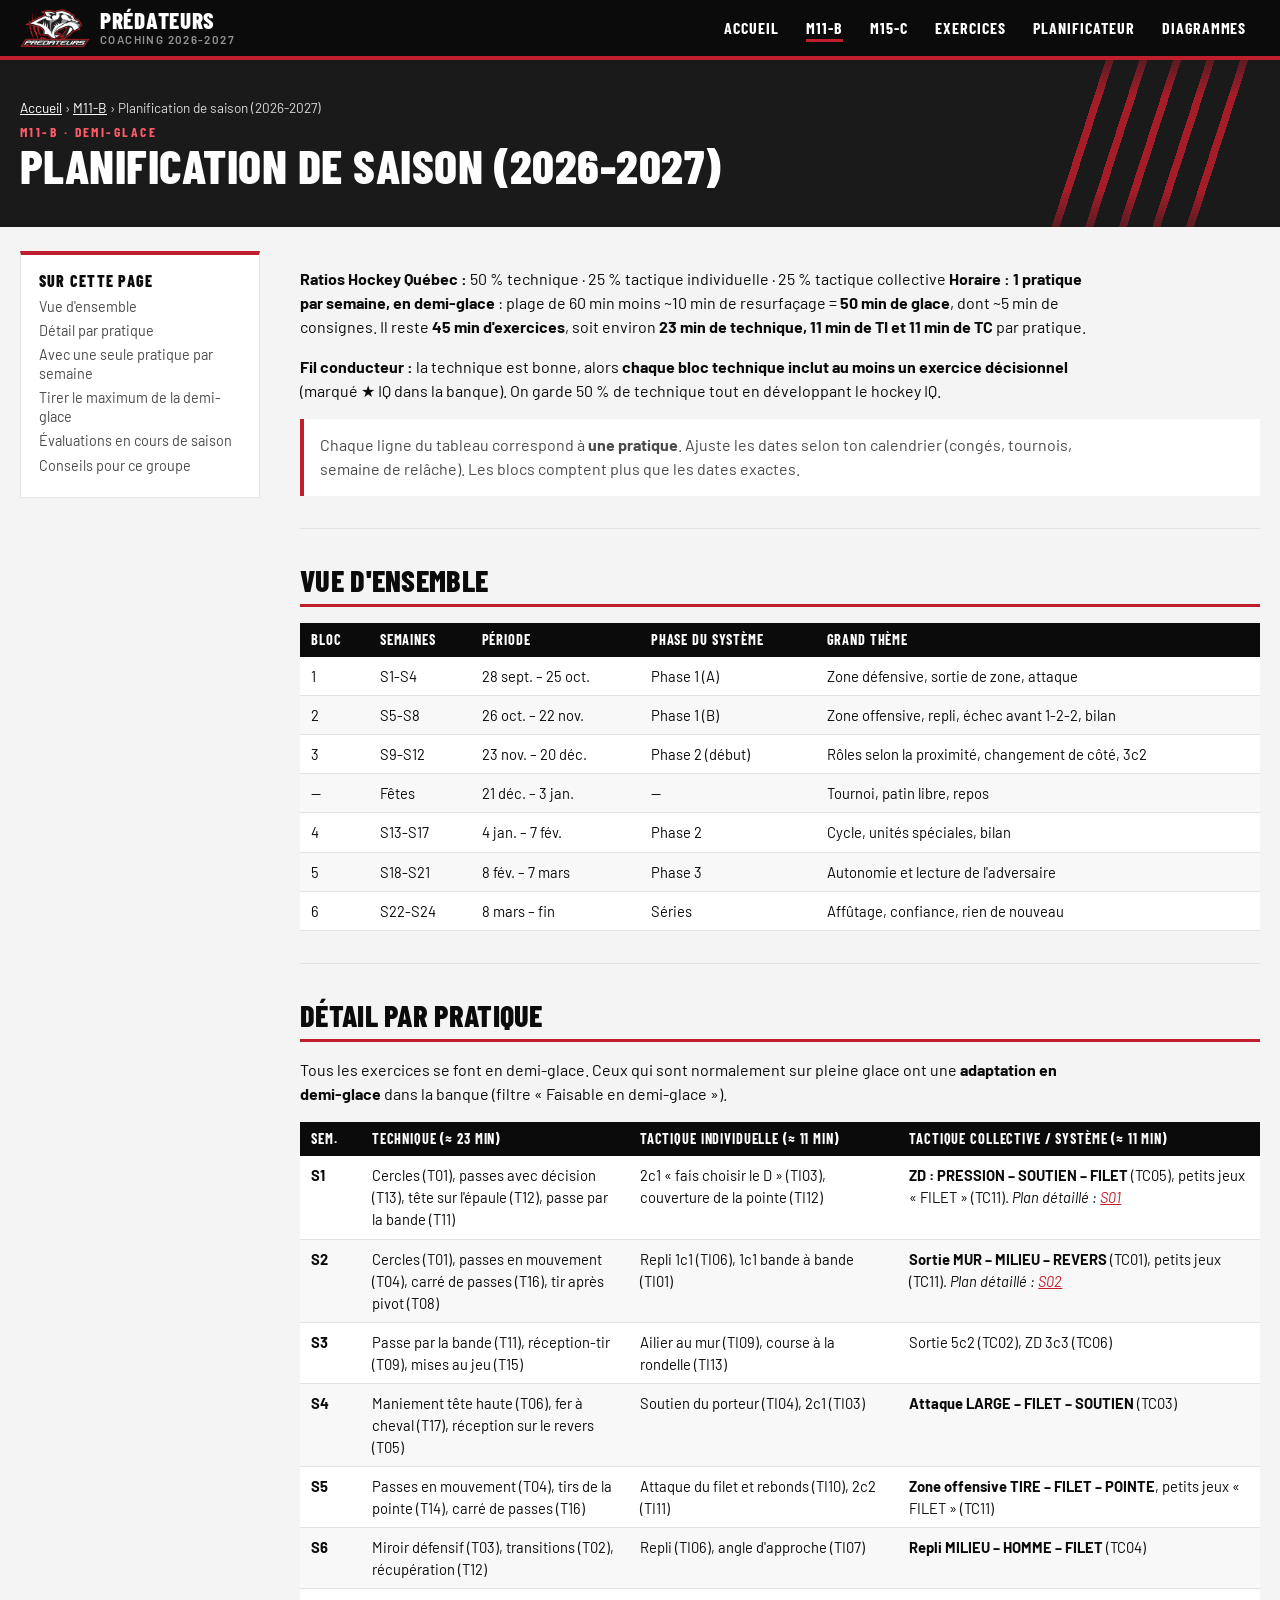
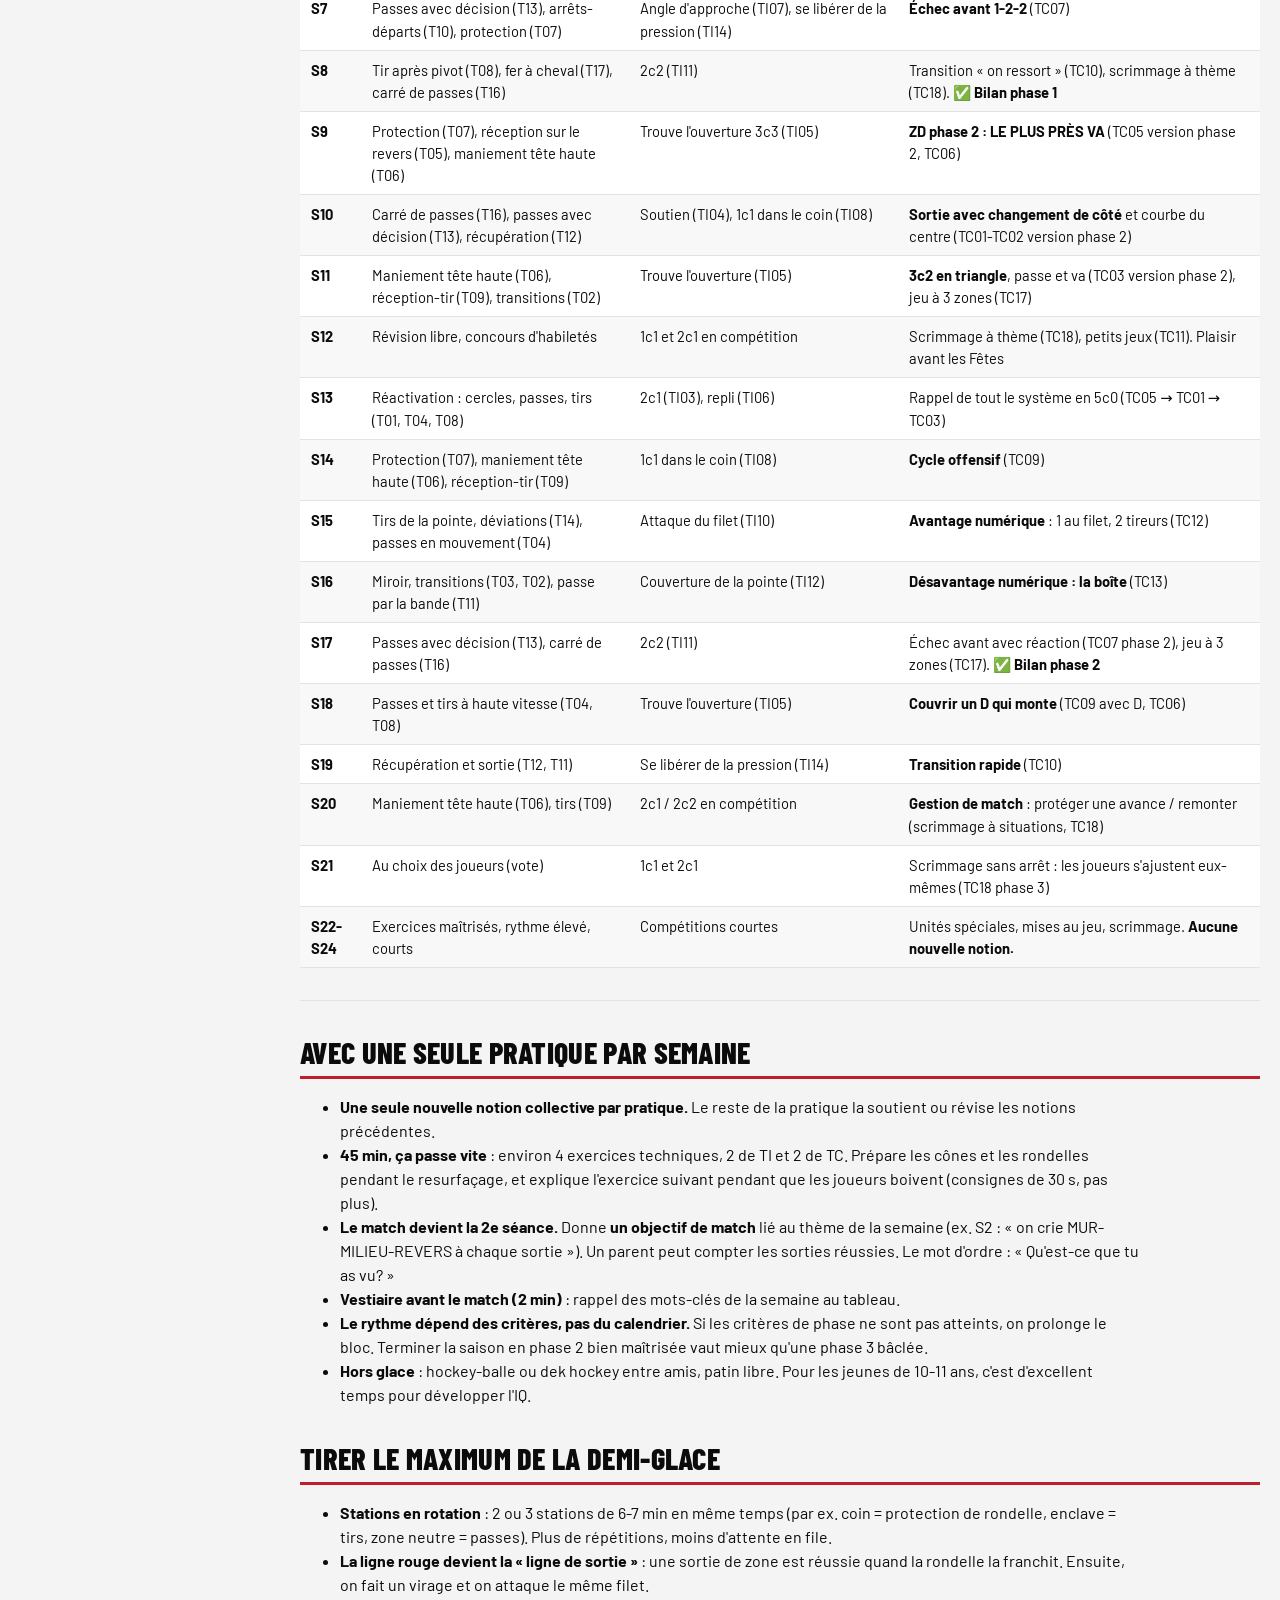
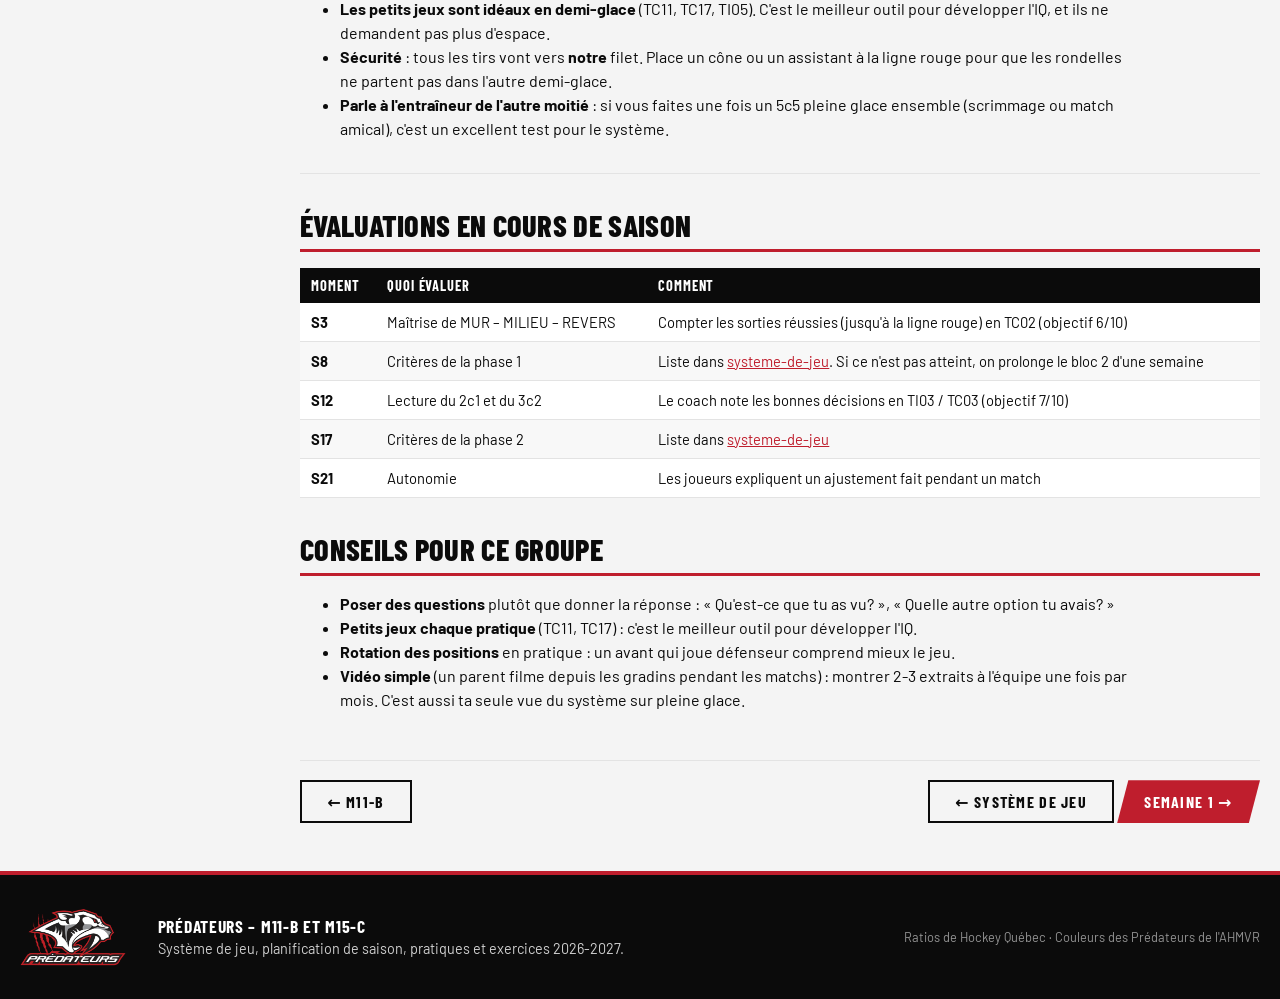
<file: M11-B/planification-saison.html>
<!DOCTYPE html>
<html lang="fr-CA">
<head>
<meta charset="utf-8">
<meta name="viewport" content="width=device-width, initial-scale=1">
<title>Planification de saison (2026-2027) – M11-B – Prédateurs</title>
<link rel="stylesheet" href="../outils/style.css">
<link rel="icon" href="../outils/logo-predateurs.png">
</head>
<body>
<!-- Page générée par outils/generer-site.js : modifie le fichier .md ou les données, puis relance le script. -->
<header class="site-entete">
  <a class="marque" href="../index.html"><img src="../outils/logo-predateurs.png" alt="" width="70" height="40"><span>Prédateurs<small>Coaching 2026-2027</small></span></a>
  <nav class="site-nav" aria-label="Navigation principale"><a href="../index.html">Accueil</a><a href="../M11-B/index.html" aria-current="page">M11-B</a><a href="../M15-C/index.html">M15-C</a><a href="../outils/banque-exercices.html">Exercices</a><a href="../outils/plan-pratique.html">Planificateur</a><a href="../outils/editeur-diagrammes.html">Diagrammes</a></nav>
</header>
<header class="bandeau">
  <div class="page">
    <p class="fil"><a href="../index.html">Accueil</a> › <a href="index.html">M11-B</a> › Planification de saison (2026-2027)</p>
    <p class="surtitre">M11-B · Demi-glace</p>
    <h1>Planification de saison (2026-2027)</h1>
    
  </div>
</header>
<main class="page contenu-grille"><nav class="sommaire" aria-label="Sur cette page"><p>Sur cette page</p><ol><li><a href="#vue-d-ensemble">Vue d'ensemble</a></li><li><a href="#detail-par-pratique">Détail par pratique</a></li><li><a href="#avec-une-seule-pratique-par-semaine">Avec une seule pratique par semaine</a></li><li><a href="#tirer-le-maximum-de-la-demi-glace">Tirer le maximum de la demi-glace</a></li><li><a href="#evaluations-en-cours-de-saison">Évaluations en cours de saison</a></li><li><a href="#conseils-pour-ce-groupe">Conseils pour ce groupe</a></li></ol></nav><article class="texte"><p><strong>Ratios Hockey Québec :</strong> 50 % technique · 25 % tactique individuelle · 25 % tactique collective
<strong>Horaire :</strong> <strong>1 pratique par semaine, en demi-glace</strong> : plage de 60 min moins ~10 min de resurfaçage = <strong>50 min de glace</strong>, dont ~5 min de consignes. Il reste <strong>45 min d'exercices</strong>, soit environ <strong>23 min de technique, 11 min de TI et 11 min de TC</strong> par pratique.</p>
<p><strong>Fil conducteur :</strong> la technique est bonne, alors <strong>chaque bloc technique inclut au moins un exercice décisionnel</strong> (marqué ★ IQ dans la banque). On garde 50 % de technique tout en développant le hockey IQ.</p>
<blockquote><p>Chaque ligne du tableau correspond à <strong>une pratique</strong>. Ajuste les dates selon ton calendrier (congés, tournois, semaine de relâche). Les blocs comptent plus que les dates exactes.</p></blockquote>
<hr>
<h2 id="vue-d-ensemble">Vue d'ensemble</h2>
<div class="tableau"><table><thead><tr><th>Bloc</th><th>Semaines</th><th>Période</th><th>Phase du système</th><th>Grand thème</th></tr></thead><tbody><tr><td>1</td><td>S1-S4</td><td>28 sept. – 25 oct.</td><td>Phase 1 (A)</td><td>Zone défensive, sortie de zone, attaque</td></tr><tr><td>2</td><td>S5-S8</td><td>26 oct. – 22 nov.</td><td>Phase 1 (B)</td><td>Zone offensive, repli, échec avant 1-2-2, bilan</td></tr><tr><td>3</td><td>S9-S12</td><td>23 nov. – 20 déc.</td><td>Phase 2 (début)</td><td>Rôles selon la proximité, changement de côté, 3c2</td></tr><tr><td>—</td><td>Fêtes</td><td>21 déc. – 3 jan.</td><td>—</td><td>Tournoi, patin libre, repos</td></tr><tr><td>4</td><td>S13-S17</td><td>4 jan. – 7 fév.</td><td>Phase 2</td><td>Cycle, unités spéciales, bilan</td></tr><tr><td>5</td><td>S18-S21</td><td>8 fév. – 7 mars</td><td>Phase 3</td><td>Autonomie et lecture de l'adversaire</td></tr><tr><td>6</td><td>S22-S24</td><td>8 mars – fin</td><td>Séries</td><td>Affûtage, confiance, rien de nouveau</td></tr></tbody></table></div>
<hr>
<h2 id="detail-par-pratique">Détail par pratique</h2>
<p>Tous les exercices se font en demi-glace. Ceux qui sont normalement sur pleine glace ont une <strong>adaptation en demi-glace</strong> dans la banque (filtre « Faisable en demi-glace »).</p>
<div class="tableau"><table><thead><tr><th>Sem.</th><th>Technique (≈ 23 min)</th><th>Tactique individuelle (≈ 11 min)</th><th>Tactique collective / système (≈ 11 min)</th></tr></thead><tbody><tr><td><strong>S1</strong></td><td>Cercles (T01), passes avec décision (T13), tête sur l'épaule (T12), passe par la bande (T11)</td><td>2c1 « fais choisir le D » (TI03), couverture de la pointe (TI12)</td><td><strong>ZD : PRESSION – SOUTIEN – FILET</strong> (TC05), petits jeux « FILET » (TC11). <em>Plan détaillé : <a href="pratiques/S01.html">S01</a></em></td></tr><tr><td><strong>S2</strong></td><td>Cercles (T01), passes en mouvement (T04), carré de passes (T16), tir après pivot (T08)</td><td>Repli 1c1 (TI06), 1c1 bande à bande (TI01)</td><td><strong>Sortie MUR – MILIEU – REVERS</strong> (TC01), petits jeux (TC11). <em>Plan détaillé : <a href="pratiques/S02.html">S02</a></em></td></tr><tr><td><strong>S3</strong></td><td>Passe par la bande (T11), réception-tir (T09), mises au jeu (T15)</td><td>Ailier au mur (TI09), course à la rondelle (TI13)</td><td>Sortie 5c2 (TC02), ZD 3c3 (TC06)</td></tr><tr><td><strong>S4</strong></td><td>Maniement tête haute (T06), fer à cheval (T17), réception sur le revers (T05)</td><td>Soutien du porteur (TI04), 2c1 (TI03)</td><td><strong>Attaque LARGE – FILET – SOUTIEN</strong> (TC03)</td></tr><tr><td><strong>S5</strong></td><td>Passes en mouvement (T04), tirs de la pointe (T14), carré de passes (T16)</td><td>Attaque du filet et rebonds (TI10), 2c2 (TI11)</td><td><strong>Zone offensive TIRE – FILET – POINTE</strong>, petits jeux « FILET » (TC11)</td></tr><tr><td><strong>S6</strong></td><td>Miroir défensif (T03), transitions (T02), récupération (T12)</td><td>Repli (TI06), angle d'approche (TI07)</td><td><strong>Repli MILIEU – HOMME – FILET</strong> (TC04)</td></tr><tr><td><strong>S7</strong></td><td>Passes avec décision (T13), arrêts-départs (T10), protection (T07)</td><td>Angle d'approche (TI07), se libérer de la pression (TI14)</td><td><strong>Échec avant 1-2-2</strong> (TC07)</td></tr><tr><td><strong>S8</strong></td><td>Tir après pivot (T08), fer à cheval (T17), carré de passes (T16)</td><td>2c2 (TI11)</td><td>Transition « on ressort » (TC10), scrimmage à thème (TC18). ✅ <strong>Bilan phase 1</strong></td></tr><tr><td><strong>S9</strong></td><td>Protection (T07), réception sur le revers (T05), maniement tête haute (T06)</td><td>Trouve l'ouverture 3c3 (TI05)</td><td><strong>ZD phase 2 : LE PLUS PRÈS VA</strong> (TC05 version phase 2, TC06)</td></tr><tr><td><strong>S10</strong></td><td>Carré de passes (T16), passes avec décision (T13), récupération (T12)</td><td>Soutien (TI04), 1c1 dans le coin (TI08)</td><td><strong>Sortie avec changement de côté</strong> et courbe du centre (TC01-TC02 version phase 2)</td></tr><tr><td><strong>S11</strong></td><td>Maniement tête haute (T06), réception-tir (T09), transitions (T02)</td><td>Trouve l'ouverture (TI05)</td><td><strong>3c2 en triangle</strong>, passe et va (TC03 version phase 2), jeu à 3 zones (TC17)</td></tr><tr><td><strong>S12</strong></td><td>Révision libre, concours d'habiletés</td><td>1c1 et 2c1 en compétition</td><td>Scrimmage à thème (TC18), petits jeux (TC11). Plaisir avant les Fêtes</td></tr><tr><td><strong>S13</strong></td><td>Réactivation : cercles, passes, tirs (T01, T04, T08)</td><td>2c1 (TI03), repli (TI06)</td><td>Rappel de tout le système en 5c0 (TC05 → TC01 → TC03)</td></tr><tr><td><strong>S14</strong></td><td>Protection (T07), maniement tête haute (T06), réception-tir (T09)</td><td>1c1 dans le coin (TI08)</td><td><strong>Cycle offensif</strong> (TC09)</td></tr><tr><td><strong>S15</strong></td><td>Tirs de la pointe, déviations (T14), passes en mouvement (T04)</td><td>Attaque du filet (TI10)</td><td><strong>Avantage numérique</strong> : 1 au filet, 2 tireurs (TC12)</td></tr><tr><td><strong>S16</strong></td><td>Miroir, transitions (T03, T02), passe par la bande (T11)</td><td>Couverture de la pointe (TI12)</td><td><strong>Désavantage numérique : la boîte</strong> (TC13)</td></tr><tr><td><strong>S17</strong></td><td>Passes avec décision (T13), carré de passes (T16)</td><td>2c2 (TI11)</td><td>Échec avant avec réaction (TC07 phase 2), jeu à 3 zones (TC17). ✅ <strong>Bilan phase 2</strong></td></tr><tr><td><strong>S18</strong></td><td>Passes et tirs à haute vitesse (T04, T08)</td><td>Trouve l'ouverture (TI05)</td><td><strong>Couvrir un D qui monte</strong> (TC09 avec D, TC06)</td></tr><tr><td><strong>S19</strong></td><td>Récupération et sortie (T12, T11)</td><td>Se libérer de la pression (TI14)</td><td><strong>Transition rapide</strong> (TC10)</td></tr><tr><td><strong>S20</strong></td><td>Maniement tête haute (T06), tirs (T09)</td><td>2c1 / 2c2 en compétition</td><td><strong>Gestion de match</strong> : protéger une avance / remonter (scrimmage à situations, TC18)</td></tr><tr><td><strong>S21</strong></td><td>Au choix des joueurs (vote)</td><td>1c1 et 2c1</td><td>Scrimmage sans arrêt : les joueurs s'ajustent eux-mêmes (TC18 phase 3)</td></tr><tr><td><strong>S22-S24</strong></td><td>Exercices maîtrisés, rythme élevé, courts</td><td>Compétitions courtes</td><td>Unités spéciales, mises au jeu, scrimmage. <strong>Aucune nouvelle notion.</strong></td></tr></tbody></table></div>
<hr>
<h2 id="avec-une-seule-pratique-par-semaine">Avec une seule pratique par semaine</h2>
<ul><li><strong>Une seule nouvelle notion collective par pratique.</strong> Le reste de la pratique la soutient ou révise les notions précédentes.</li><li><strong>45 min, ça passe vite</strong> : environ 4 exercices techniques, 2 de TI et 2 de TC. Prépare les cônes et les rondelles pendant le resurfaçage, et explique l'exercice suivant pendant que les joueurs boivent (consignes de 30 s, pas plus).</li><li><strong>Le match devient la 2e séance.</strong> Donne <strong>un objectif de match</strong> lié au thème de la semaine (ex. S2 : « on crie MUR-MILIEU-REVERS à chaque sortie »). Un parent peut compter les sorties réussies. Le mot d'ordre : « Qu'est-ce que tu as vu? »</li><li><strong>Vestiaire avant le match (2 min)</strong> : rappel des mots-clés de la semaine au tableau.</li><li><strong>Le rythme dépend des critères, pas du calendrier.</strong> Si les critères de phase ne sont pas atteints, on prolonge le bloc. Terminer la saison en phase 2 bien maîtrisée vaut mieux qu'une phase 3 bâclée.</li><li><strong>Hors glace</strong> : hockey-balle ou dek hockey entre amis, patin libre. Pour les jeunes de 10-11 ans, c'est d'excellent temps pour développer l'IQ.</li></ul>
<h2 id="tirer-le-maximum-de-la-demi-glace">Tirer le maximum de la demi-glace</h2>
<ul><li><strong>Stations en rotation</strong> : 2 ou 3 stations de 6-7 min en même temps (par ex. coin = protection de rondelle, enclave = tirs, zone neutre = passes). Plus de répétitions, moins d'attente en file.</li><li><strong>La ligne rouge devient la « ligne de sortie »</strong> : une sortie de zone est réussie quand la rondelle la franchit. Ensuite, on fait un virage et on attaque le même filet.</li><li><strong>Les petits jeux sont idéaux en demi-glace</strong> (TC11, TC17, TI05). C'est le meilleur outil pour développer l'IQ, et ils ne demandent pas plus d'espace.</li><li><strong>Sécurité</strong> : tous les tirs vont vers <strong>notre</strong> filet. Place un cône ou un assistant à la ligne rouge pour que les rondelles ne partent pas dans l'autre demi-glace.</li><li><strong>Parle à l'entraîneur de l'autre moitié</strong> : si vous faites une fois un 5c5 pleine glace ensemble (scrimmage ou match amical), c'est un excellent test pour le système.</li></ul>
<hr>
<h2 id="evaluations-en-cours-de-saison">Évaluations en cours de saison</h2>
<div class="tableau"><table><thead><tr><th>Moment</th><th>Quoi évaluer</th><th>Comment</th></tr></thead><tbody><tr><td><strong>S3</strong></td><td>Maîtrise de MUR – MILIEU – REVERS</td><td>Compter les sorties réussies (jusqu'à la ligne rouge) en TC02 (objectif 6/10)</td></tr><tr><td><strong>S8</strong></td><td>Critères de la phase 1</td><td>Liste dans <a href="systeme-de-jeu.html">systeme-de-jeu</a>. Si ce n'est pas atteint, on prolonge le bloc 2 d'une semaine</td></tr><tr><td><strong>S12</strong></td><td>Lecture du 2c1 et du 3c2</td><td>Le coach note les bonnes décisions en TI03 / TC03 (objectif 7/10)</td></tr><tr><td><strong>S17</strong></td><td>Critères de la phase 2</td><td>Liste dans <a href="systeme-de-jeu.html">systeme-de-jeu</a></td></tr><tr><td><strong>S21</strong></td><td>Autonomie</td><td>Les joueurs expliquent un ajustement fait pendant un match</td></tr></tbody></table></div>
<h2 id="conseils-pour-ce-groupe">Conseils pour ce groupe</h2>
<ul><li><strong>Poser des questions</strong> plutôt que donner la réponse : « Qu'est-ce que tu as vu? », « Quelle autre option tu avais? »</li><li><strong>Petits jeux chaque pratique</strong> (TC11, TC17) : c'est le meilleur outil pour développer l'IQ.</li><li><strong>Rotation des positions</strong> en pratique : un avant qui joue défenseur comprend mieux le jeu.</li><li><strong>Vidéo simple</strong> (un parent filme depuis les gradins pendant les matchs) : montrer 2-3 extraits à l'équipe une fois par mois. C'est aussi ta seule vue du système sur pleine glace.</li></ul><nav class="navigation-pages no-print">
    <a class="bouton contour" href="index.html">← M11-B</a>
    <span><a class="bouton contour" href="systeme-de-jeu.html">← Système de jeu</a> <a class="bouton" href="pratiques/S01.html">Semaine 1 →</a></span>
  </nav></article></main>
<footer class="site-pied">
  <div class="page">
    <img src="../outils/logo-predateurs.png" alt="Prédateurs" width="105" height="60">
    <p><strong>Prédateurs – M11-B et M15-C</strong><br>Système de jeu, planification de saison, pratiques et exercices 2026-2027.</p>
    <p class="petit">Ratios de Hockey Québec · Couleurs des Prédateurs de l'AHMVR</p>
  </div>
</footer>
</body>
</html>
</file>
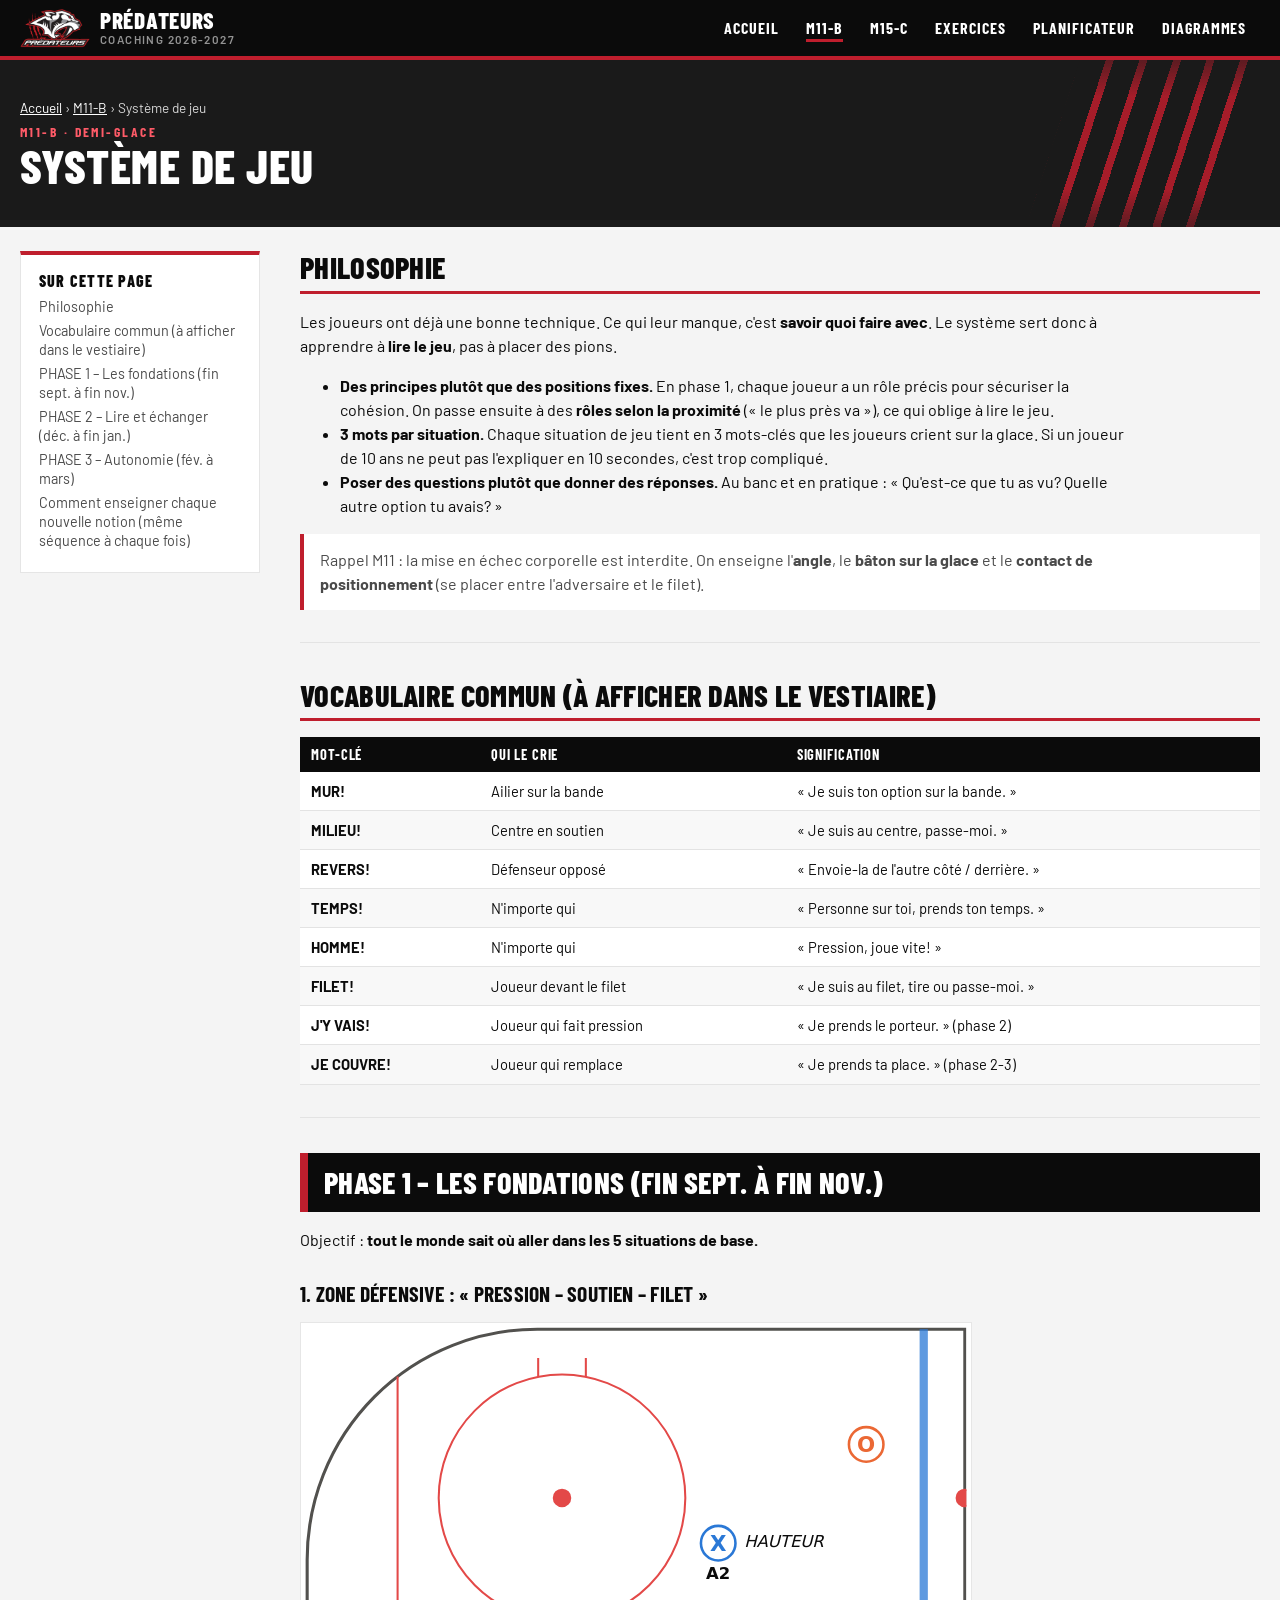
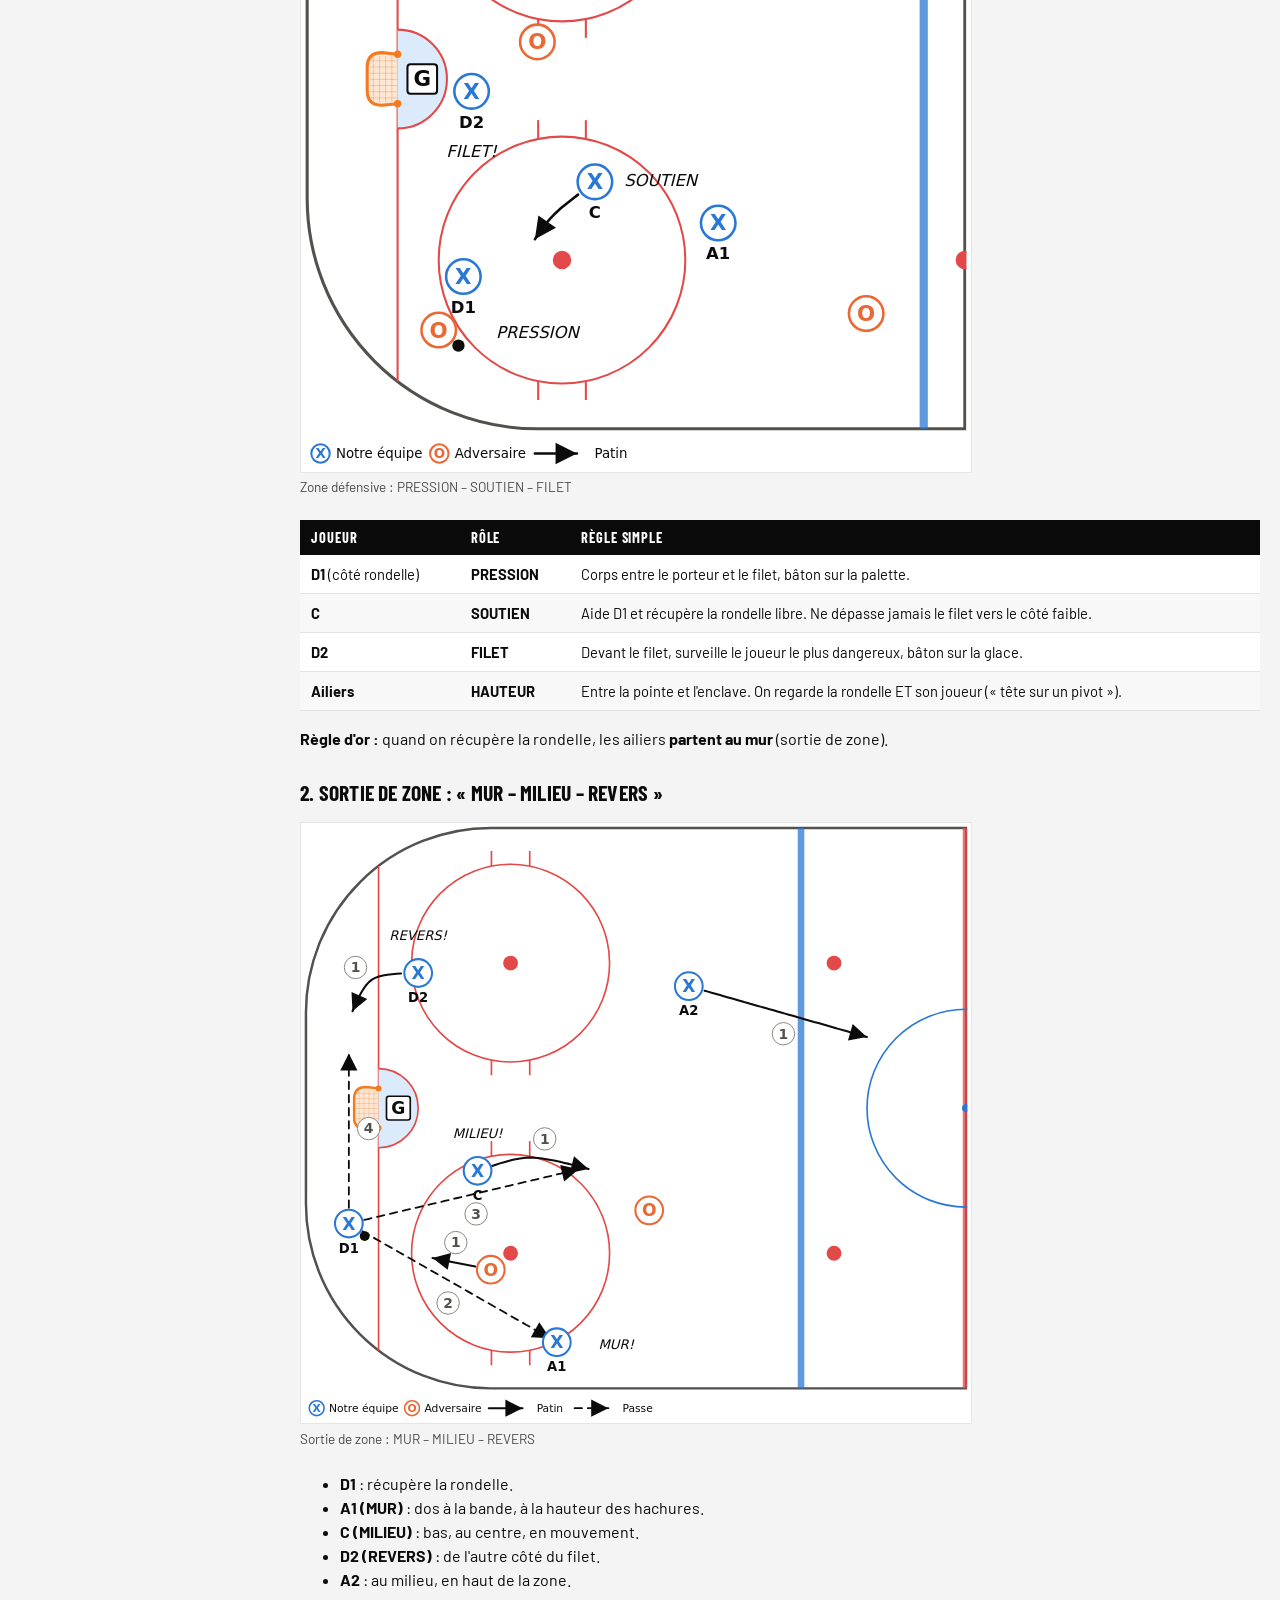
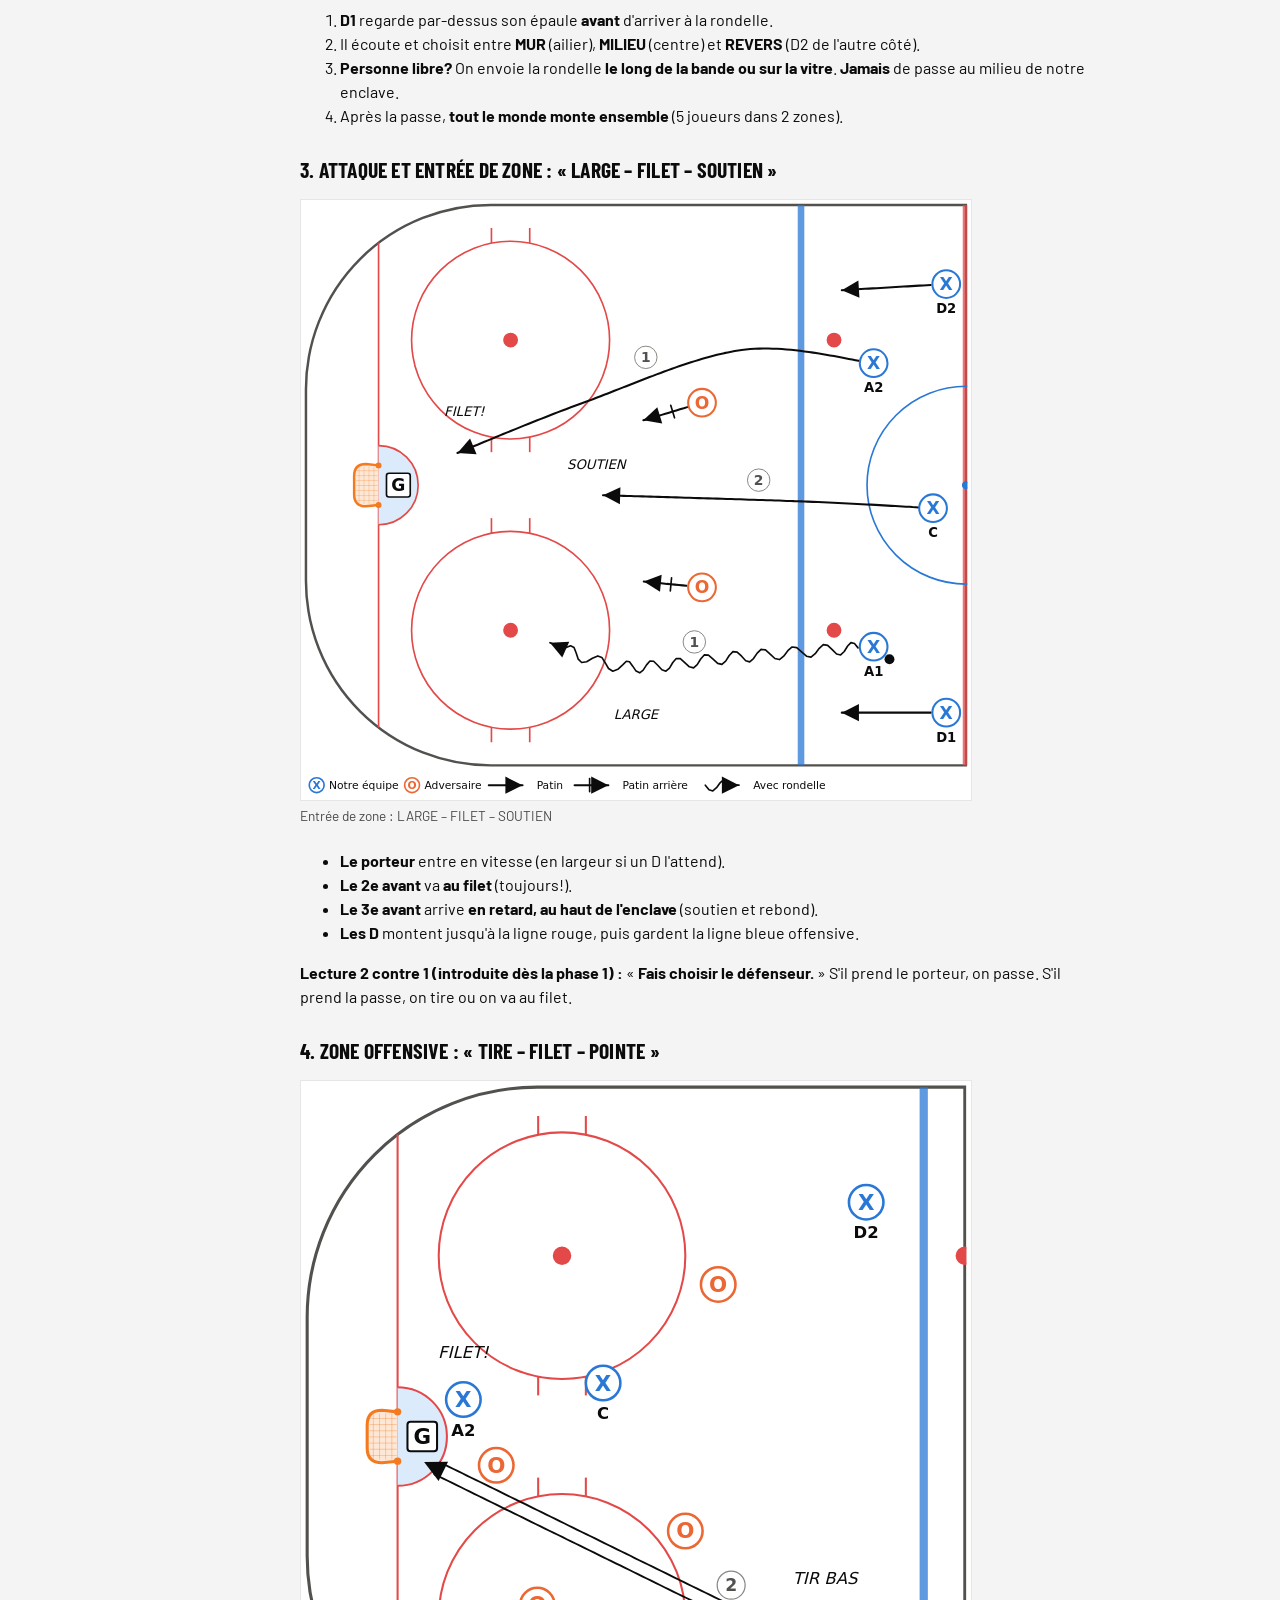
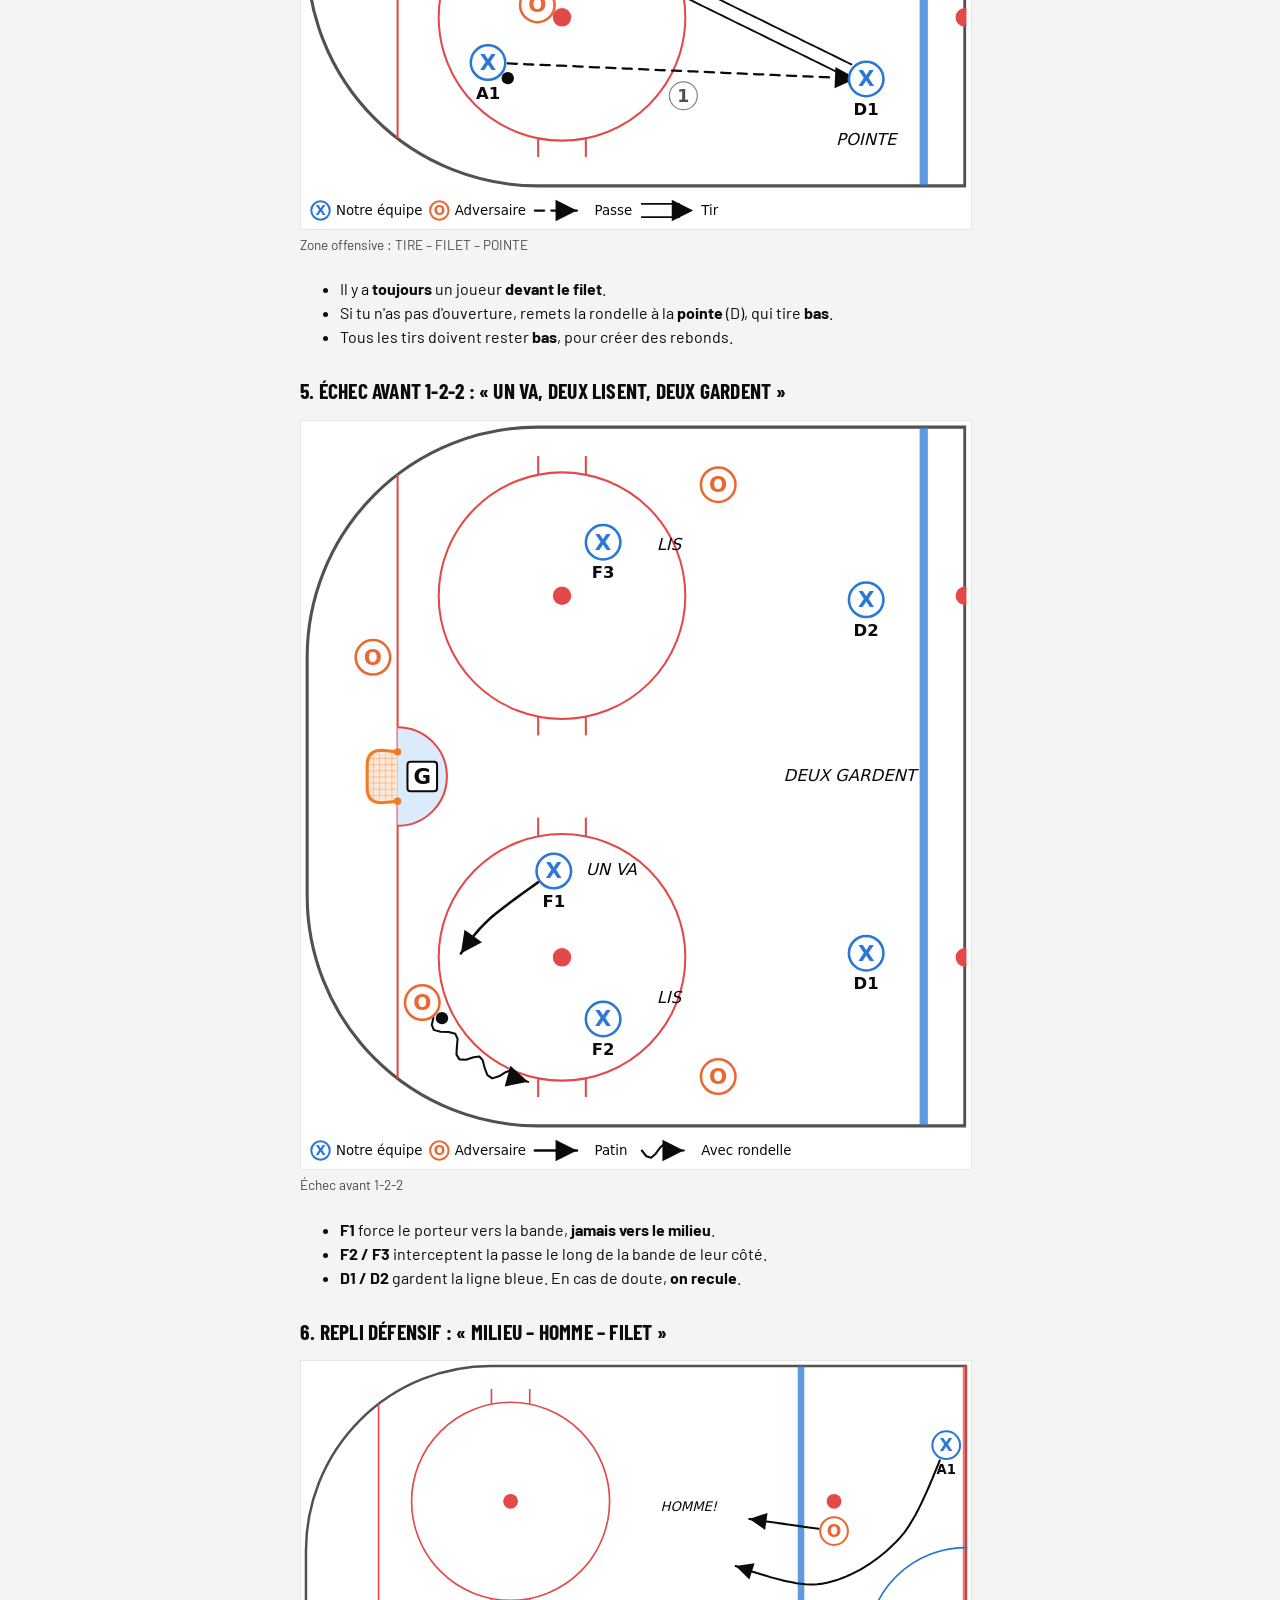
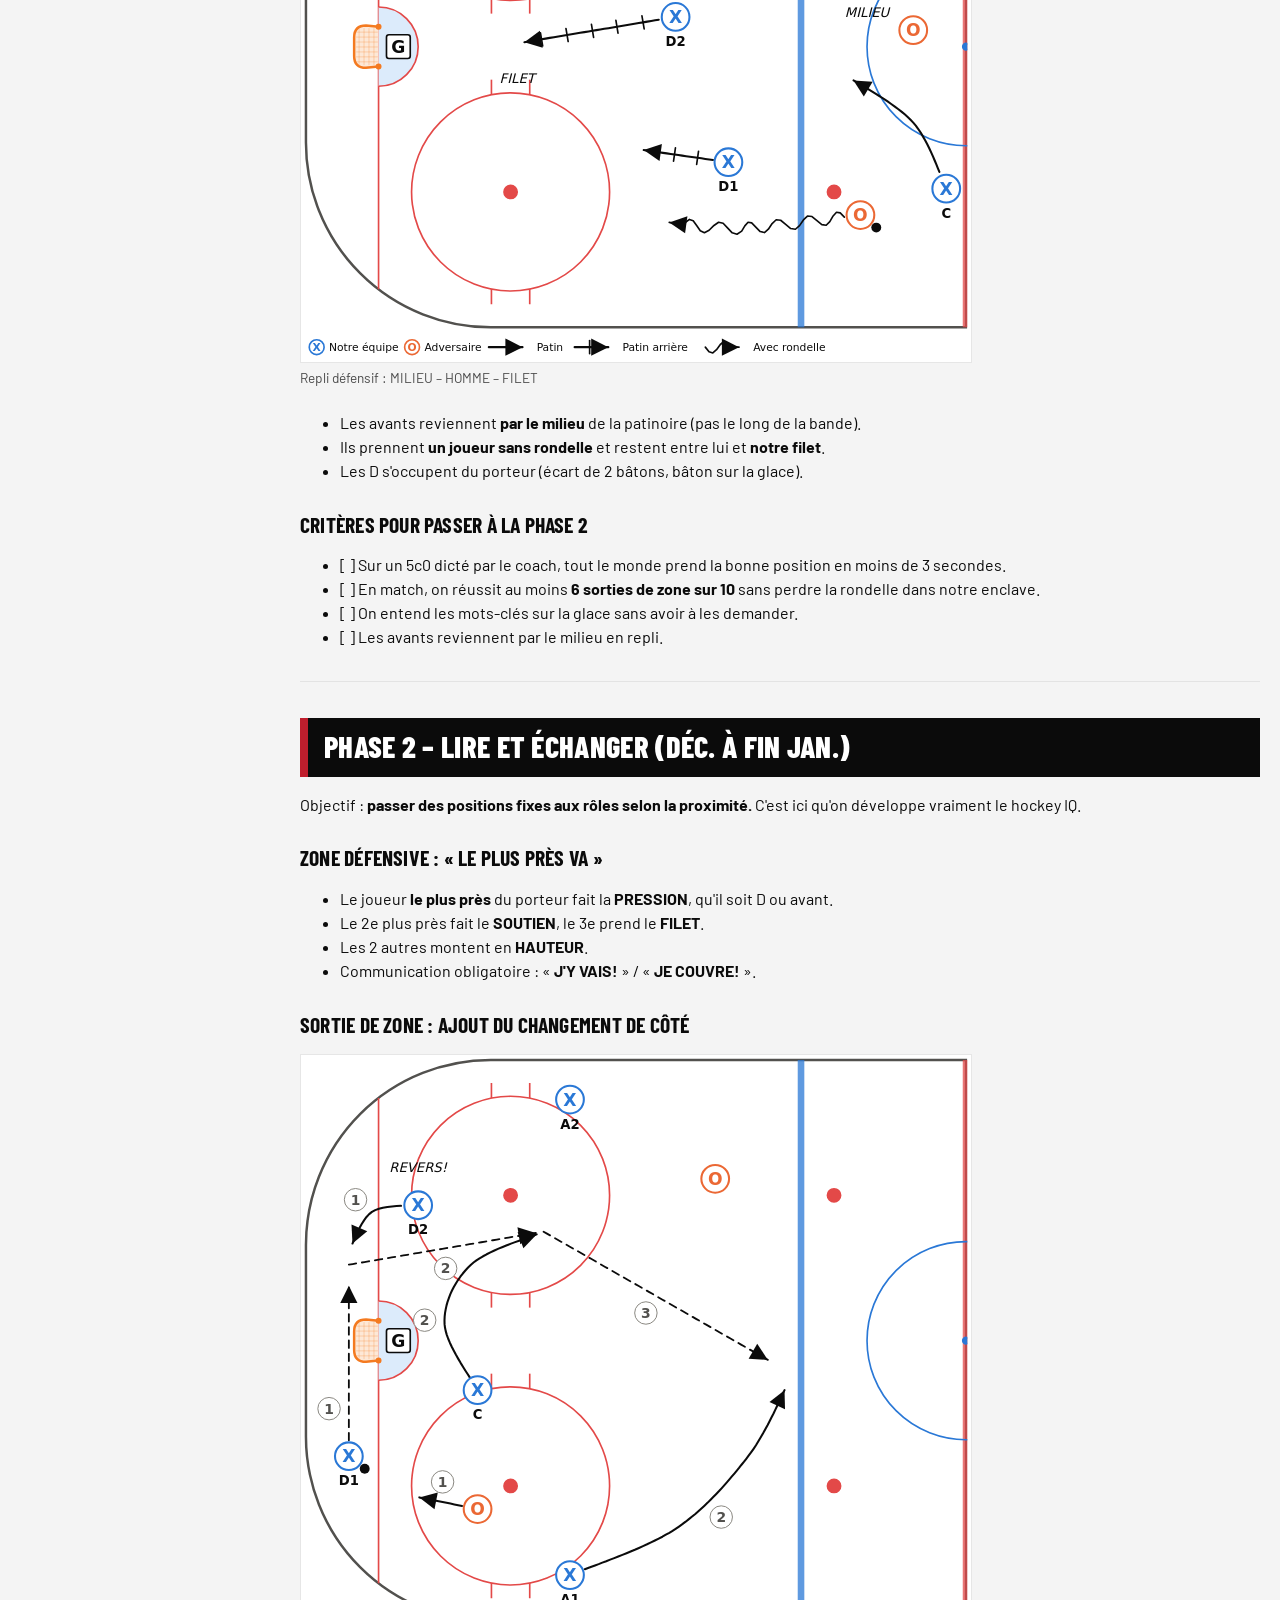
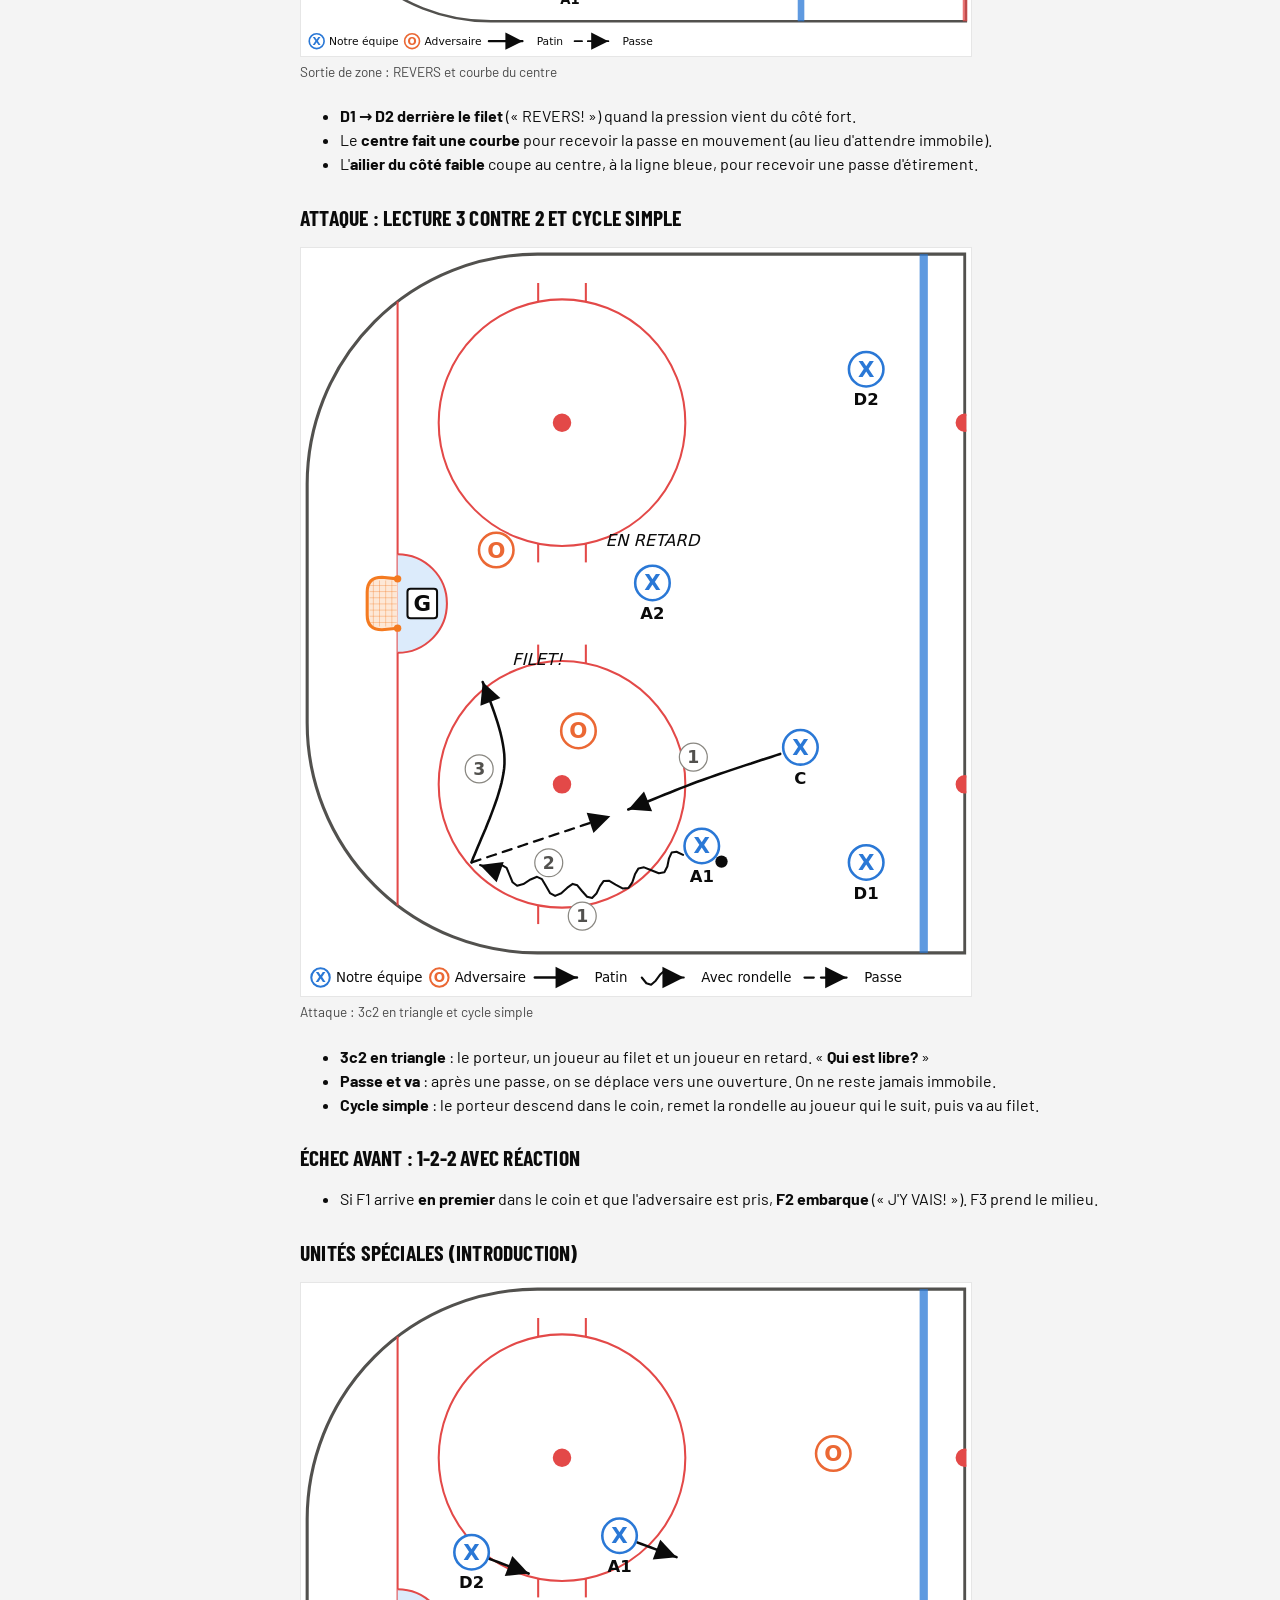
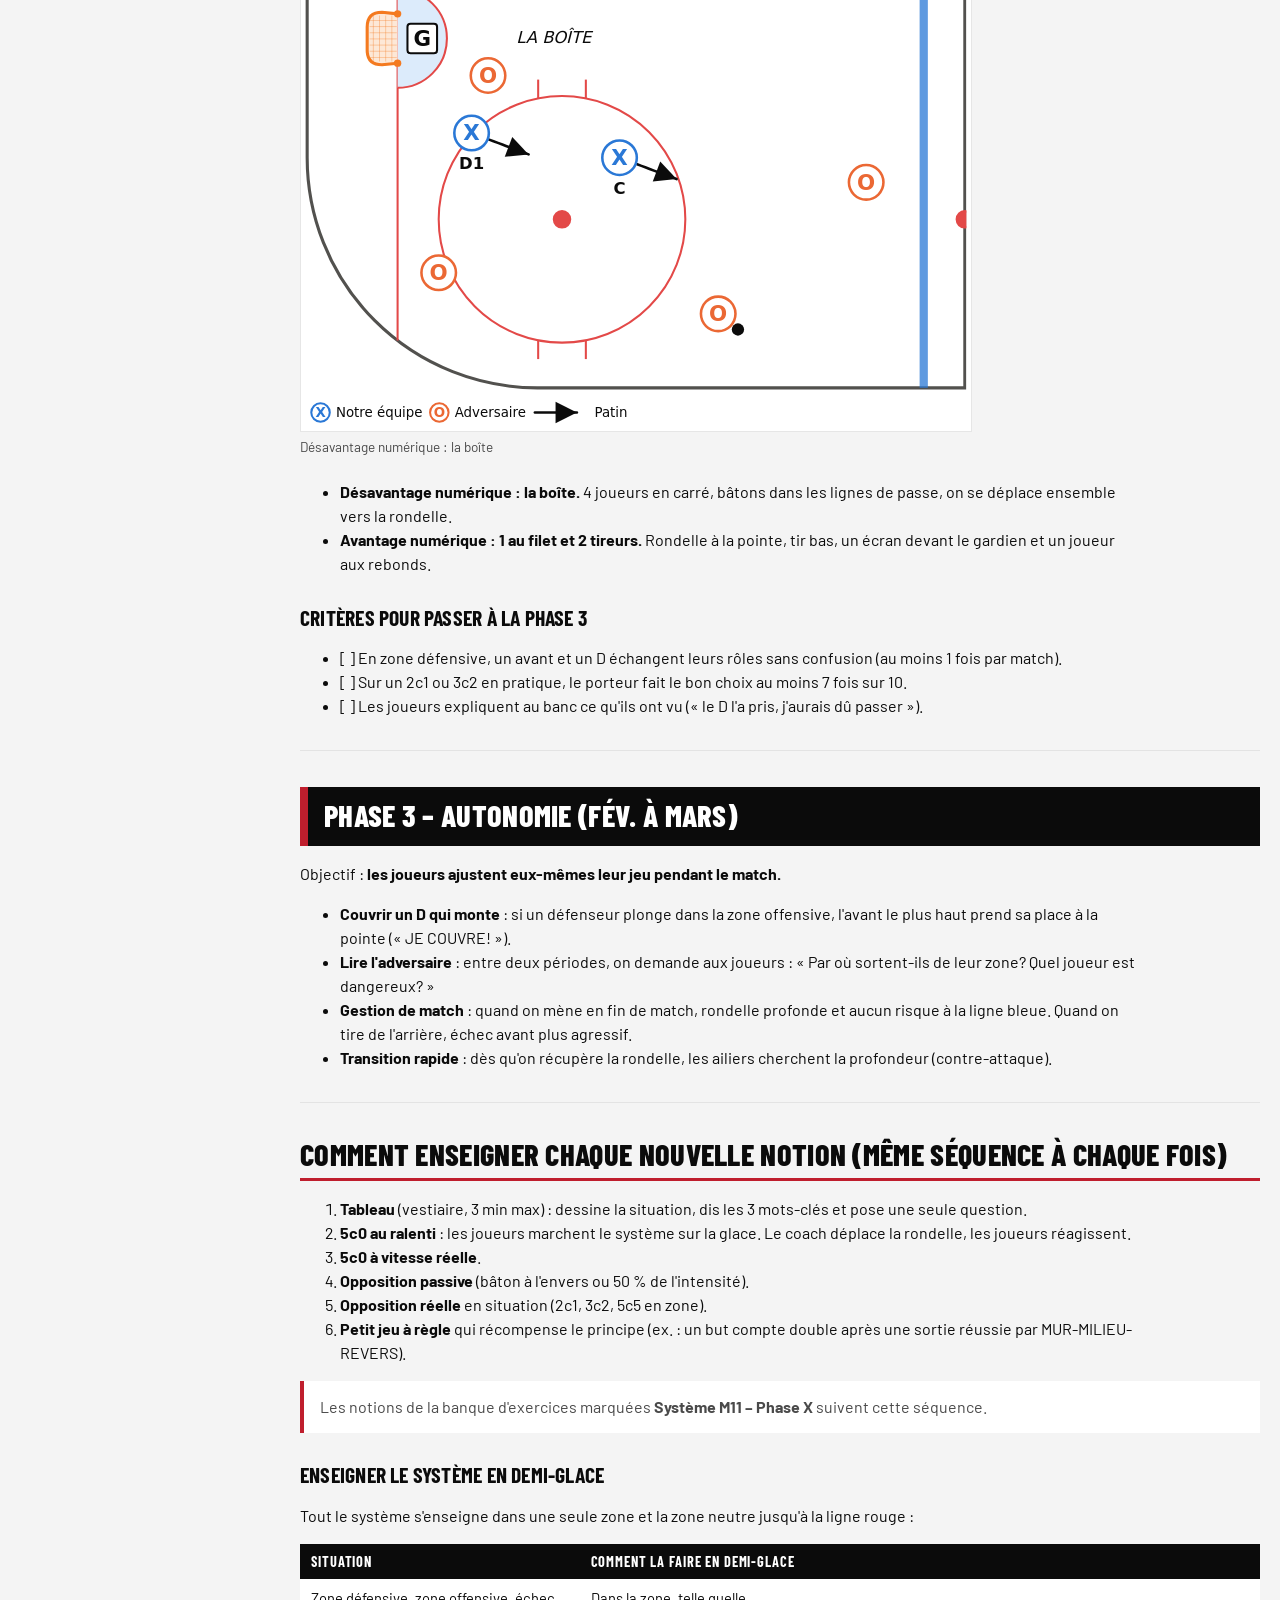
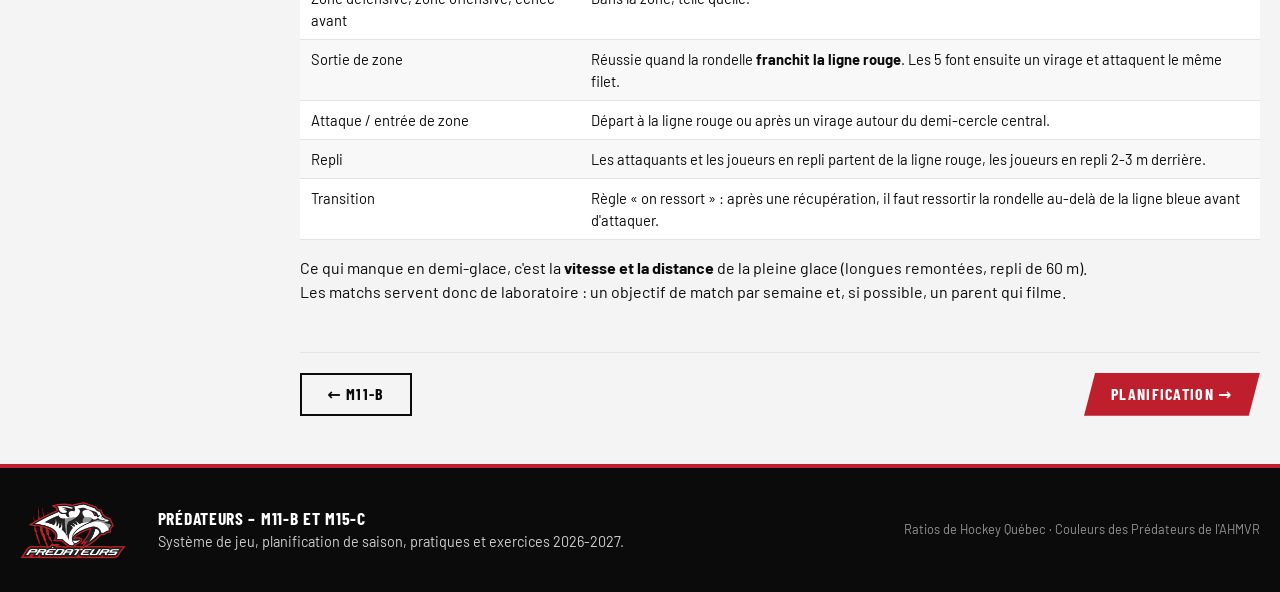
<file: M11-B/systeme-de-jeu.html>
<!DOCTYPE html>
<html lang="fr-CA">
<head>
<meta charset="utf-8">
<meta name="viewport" content="width=device-width, initial-scale=1">
<title>Système de jeu – M11-B – Prédateurs</title>
<link rel="stylesheet" href="../outils/style.css">
<link rel="icon" href="../outils/logo-predateurs.png">
</head>
<body>
<!-- Page générée par outils/generer-site.js : modifie le fichier .md ou les données, puis relance le script. -->
<header class="site-entete">
  <a class="marque" href="../index.html"><img src="../outils/logo-predateurs.png" alt="" width="70" height="40"><span>Prédateurs<small>Coaching 2026-2027</small></span></a>
  <nav class="site-nav" aria-label="Navigation principale"><a href="../index.html">Accueil</a><a href="../M11-B/index.html" aria-current="page">M11-B</a><a href="../M15-C/index.html">M15-C</a><a href="../outils/banque-exercices.html">Exercices</a><a href="../outils/plan-pratique.html">Planificateur</a><a href="../outils/editeur-diagrammes.html">Diagrammes</a></nav>
</header>
<header class="bandeau">
  <div class="page">
    <p class="fil"><a href="../index.html">Accueil</a> › <a href="index.html">M11-B</a> › Système de jeu</p>
    <p class="surtitre">M11-B · Demi-glace</p>
    <h1>Système de jeu</h1>
    
  </div>
</header>
<main class="page contenu-grille"><nav class="sommaire" aria-label="Sur cette page"><p>Sur cette page</p><ol><li><a href="#philosophie">Philosophie</a></li><li><a href="#vocabulaire-commun-a-afficher-dans-le-vestiaire">Vocabulaire commun (à afficher dans le vestiaire)</a></li><li><a href="#phase-1-les-fondations-fin-sept-a-fin-nov">PHASE 1 – Les fondations (fin sept. à fin nov.)</a></li><li><a href="#phase-2-lire-et-echanger-dec-a-fin-jan">PHASE 2 – Lire et échanger (déc. à fin jan.)</a></li><li><a href="#phase-3-autonomie-fev-a-mars">PHASE 3 – Autonomie (fév. à mars)</a></li><li><a href="#comment-enseigner-chaque-nouvelle-notion-meme-sequence-a-chaque-fois">Comment enseigner chaque nouvelle notion (même séquence à chaque fois)</a></li></ol></nav><article class="texte"><h2 id="philosophie">Philosophie</h2>
<p>Les joueurs ont déjà une bonne technique. Ce qui leur manque, c'est <strong>savoir quoi faire avec</strong>. Le système sert donc à apprendre à <strong>lire le jeu</strong>, pas à placer des pions.</p>
<ul><li><strong>Des principes plutôt que des positions fixes.</strong> En phase 1, chaque joueur a un rôle précis pour sécuriser la cohésion. On passe ensuite à des <strong>rôles selon la proximité</strong> (« le plus près va »), ce qui oblige à lire le jeu.</li><li><strong>3 mots par situation.</strong> Chaque situation de jeu tient en 3 mots-clés que les joueurs crient sur la glace. Si un joueur de 10 ans ne peut pas l'expliquer en 10 secondes, c'est trop compliqué.</li><li><strong>Poser des questions plutôt que donner des réponses.</strong> Au banc et en pratique : « Qu'est-ce que tu as vu? Quelle autre option tu avais? »</li></ul>
<blockquote><p>Rappel M11 : la mise en échec corporelle est interdite. On enseigne l'<strong>angle</strong>, le <strong>bâton sur la glace</strong> et le <strong>contact de positionnement</strong> (se placer entre l'adversaire et le filet).</p></blockquote>
<hr>
<h2 id="vocabulaire-commun-a-afficher-dans-le-vestiaire">Vocabulaire commun (à afficher dans le vestiaire)</h2>
<div class="tableau"><table><thead><tr><th>Mot-clé</th><th>Qui le crie</th><th>Signification</th></tr></thead><tbody><tr><td><strong>MUR!</strong></td><td>Ailier sur la bande</td><td>« Je suis ton option sur la bande. »</td></tr><tr><td><strong>MILIEU!</strong></td><td>Centre en soutien</td><td>« Je suis au centre, passe-moi. »</td></tr><tr><td><strong>REVERS!</strong></td><td>Défenseur opposé</td><td>« Envoie-la de l'autre côté / derrière. »</td></tr><tr><td><strong>TEMPS!</strong></td><td>N'importe qui</td><td>« Personne sur toi, prends ton temps. »</td></tr><tr><td><strong>HOMME!</strong></td><td>N'importe qui</td><td>« Pression, joue vite! »</td></tr><tr><td><strong>FILET!</strong></td><td>Joueur devant le filet</td><td>« Je suis au filet, tire ou passe-moi. »</td></tr><tr><td><strong>J'Y VAIS!</strong></td><td>Joueur qui fait pression</td><td>« Je prends le porteur. » (phase 2)</td></tr><tr><td><strong>JE COUVRE!</strong></td><td>Joueur qui remplace</td><td>« Je prends ta place. » (phase 2-3)</td></tr></tbody></table></div>
<hr>
<h2 id="phase-1-les-fondations-fin-sept-a-fin-nov" class="phase-h">PHASE 1 – Les fondations (fin sept. à fin nov.)</h2>
<p>Objectif : <strong>tout le monde sait où aller dans les 5 situations de base.</strong></p>
<h3 id="1-zone-defensive-pression-soutien-filet">1. Zone défensive : « PRESSION – SOUTIEN – FILET »</h3>
<figure><a href="../outils/diagrammes-svg/M11_ZD.svg" title="Ouvrir en grand"><img src="../outils/diagrammes-svg/M11_ZD.svg" alt="Zone défensive : PRESSION – SOUTIEN – FILET" loading="lazy"></a><figcaption>Zone défensive : PRESSION – SOUTIEN – FILET</figcaption></figure>
<div class="tableau"><table><thead><tr><th>Joueur</th><th>Rôle</th><th>Règle simple</th></tr></thead><tbody><tr><td><strong>D1</strong> (côté rondelle)</td><td><strong>PRESSION</strong></td><td>Corps entre le porteur et le filet, bâton sur la palette.</td></tr><tr><td><strong>C</strong></td><td><strong>SOUTIEN</strong></td><td>Aide D1 et récupère la rondelle libre. Ne dépasse jamais le filet vers le côté faible.</td></tr><tr><td><strong>D2</strong></td><td><strong>FILET</strong></td><td>Devant le filet, surveille le joueur le plus dangereux, bâton sur la glace.</td></tr><tr><td><strong>Ailiers</strong></td><td><strong>HAUTEUR</strong></td><td>Entre la pointe et l'enclave. On regarde la rondelle ET son joueur (« tête sur un pivot »).</td></tr></tbody></table></div>
<p><strong>Règle d'or :</strong> quand on récupère la rondelle, les ailiers <strong>partent au mur</strong> (sortie de zone).</p>
<h3 id="2-sortie-de-zone-mur-milieu-revers">2. Sortie de zone : « MUR – MILIEU – REVERS »</h3>
<figure><a href="../outils/diagrammes-svg/M11_SZ.svg" title="Ouvrir en grand"><img src="../outils/diagrammes-svg/M11_SZ.svg" alt="Sortie de zone : MUR – MILIEU – REVERS" loading="lazy"></a><figcaption>Sortie de zone : MUR – MILIEU – REVERS</figcaption></figure>
<ul><li><strong>D1</strong> : récupère la rondelle.</li><li><strong>A1 (MUR)</strong> : dos à la bande, à la hauteur des hachures.</li><li><strong>C (MILIEU)</strong> : bas, au centre, en mouvement.</li><li><strong>D2 (REVERS)</strong> : de l'autre côté du filet.</li><li><strong>A2</strong> : au milieu, en haut de la zone.</li></ul>
<ol><li><strong>D1</strong> regarde par-dessus son épaule <strong>avant</strong> d'arriver à la rondelle.</li><li>Il écoute et choisit entre <strong>MUR</strong> (ailier), <strong>MILIEU</strong> (centre) et <strong>REVERS</strong> (D2 de l'autre côté).</li><li><strong>Personne libre?</strong> On envoie la rondelle <strong>le long de la bande ou sur la vitre</strong>. <strong>Jamais</strong> de passe au milieu de notre enclave.</li><li>Après la passe, <strong>tout le monde monte ensemble</strong> (5 joueurs dans 2 zones).</li></ol>
<h3 id="3-attaque-et-entree-de-zone-large-filet-soutien">3. Attaque et entrée de zone : « LARGE – FILET – SOUTIEN »</h3>
<figure><a href="../outils/diagrammes-svg/M11_ATT.svg" title="Ouvrir en grand"><img src="../outils/diagrammes-svg/M11_ATT.svg" alt="Entrée de zone : LARGE – FILET – SOUTIEN" loading="lazy"></a><figcaption>Entrée de zone : LARGE – FILET – SOUTIEN</figcaption></figure>
<ul><li><strong>Le porteur</strong> entre en vitesse (en largeur si un D l'attend).</li><li><strong>Le 2e avant</strong> va <strong>au filet</strong> (toujours!).</li><li><strong>Le 3e avant</strong> arrive <strong>en retard, au haut de l'enclave</strong> (soutien et rebond).</li><li><strong>Les D</strong> montent jusqu'à la ligne rouge, puis gardent la ligne bleue offensive.</li></ul>
<p><strong>Lecture 2 contre 1 (introduite dès la phase 1) :</strong> « <strong>Fais choisir le défenseur.</strong> » S'il prend le porteur, on passe. S'il prend la passe, on tire ou on va au filet.</p>
<h3 id="4-zone-offensive-tire-filet-pointe">4. Zone offensive : « TIRE – FILET – POINTE »</h3>
<figure><a href="../outils/diagrammes-svg/M11_ZO.svg" title="Ouvrir en grand"><img src="../outils/diagrammes-svg/M11_ZO.svg" alt="Zone offensive : TIRE – FILET – POINTE" loading="lazy"></a><figcaption>Zone offensive : TIRE – FILET – POINTE</figcaption></figure>
<ul><li>Il y a <strong>toujours</strong> un joueur <strong>devant le filet</strong>.</li><li>Si tu n'as pas d'ouverture, remets la rondelle à la <strong>pointe</strong> (D), qui tire <strong>bas</strong>.</li><li>Tous les tirs doivent rester <strong>bas</strong>, pour créer des rebonds.</li></ul>
<h3 id="5-echec-avant-1-2-2-un-va-deux-lisent-deux-gardent">5. Échec avant 1-2-2 : « UN VA, DEUX LISENT, DEUX GARDENT »</h3>
<figure><a href="../outils/diagrammes-svg/M11_EA.svg" title="Ouvrir en grand"><img src="../outils/diagrammes-svg/M11_EA.svg" alt="Échec avant 1-2-2" loading="lazy"></a><figcaption>Échec avant 1-2-2</figcaption></figure>
<ul><li><strong>F1</strong> force le porteur vers la bande, <strong>jamais vers le milieu</strong>.</li><li><strong>F2 / F3</strong> interceptent la passe le long de la bande de leur côté.</li><li><strong>D1 / D2</strong> gardent la ligne bleue. En cas de doute, <strong>on recule</strong>.</li></ul>
<h3 id="6-repli-defensif-milieu-homme-filet">6. Repli défensif : « MILIEU – HOMME – FILET »</h3>
<figure><a href="../outils/diagrammes-svg/M11_REP.svg" title="Ouvrir en grand"><img src="../outils/diagrammes-svg/M11_REP.svg" alt="Repli défensif : MILIEU – HOMME – FILET" loading="lazy"></a><figcaption>Repli défensif : MILIEU – HOMME – FILET</figcaption></figure>
<ul><li>Les avants reviennent <strong>par le milieu</strong> de la patinoire (pas le long de la bande).</li><li>Ils prennent <strong>un joueur sans rondelle</strong> et restent entre lui et <strong>notre filet</strong>.</li><li>Les D s'occupent du porteur (écart de 2 bâtons, bâton sur la glace).</li></ul>
<h3 id="criteres-pour-passer-a-la-phase-2">Critères pour passer à la phase 2</h3>
<ul><li>[ ] Sur un 5c0 dicté par le coach, tout le monde prend la bonne position en moins de 3 secondes.</li><li>[ ] En match, on réussit au moins <strong>6 sorties de zone sur 10</strong> sans perdre la rondelle dans notre enclave.</li><li>[ ] On entend les mots-clés sur la glace sans avoir à les demander.</li><li>[ ] Les avants reviennent par le milieu en repli.</li></ul>
<hr>
<h2 id="phase-2-lire-et-echanger-dec-a-fin-jan" class="phase-h">PHASE 2 – Lire et échanger (déc. à fin jan.)</h2>
<p>Objectif : <strong>passer des positions fixes aux rôles selon la proximité.</strong> C'est ici qu'on développe vraiment le hockey IQ.</p>
<h3 id="zone-defensive-le-plus-pres-va">Zone défensive : « LE PLUS PRÈS VA »</h3>
<ul><li>Le joueur <strong>le plus près</strong> du porteur fait la <strong>PRESSION</strong>, qu'il soit D ou avant.</li><li>Le 2e plus près fait le <strong>SOUTIEN</strong>, le 3e prend le <strong>FILET</strong>.</li><li>Les 2 autres montent en <strong>HAUTEUR</strong>.</li><li>Communication obligatoire : « <strong>J'Y VAIS!</strong> » / « <strong>JE COUVRE!</strong> ».</li></ul>
<h3 id="sortie-de-zone-ajout-du-changement-de-cote">Sortie de zone : ajout du changement de côté</h3>
<figure><a href="../outils/diagrammes-svg/M11_SZ2.svg" title="Ouvrir en grand"><img src="../outils/diagrammes-svg/M11_SZ2.svg" alt="Sortie de zone : REVERS et courbe du centre" loading="lazy"></a><figcaption>Sortie de zone : REVERS et courbe du centre</figcaption></figure>
<ul><li><strong>D1 → D2 derrière le filet</strong> (« REVERS! ») quand la pression vient du côté fort.</li><li>Le <strong>centre fait une courbe</strong> pour recevoir la passe en mouvement (au lieu d'attendre immobile).</li><li>L'<strong>ailier du côté faible</strong> coupe au centre, à la ligne bleue, pour recevoir une passe d'étirement.</li></ul>
<h3 id="attaque-lecture-3-contre-2-et-cycle-simple">Attaque : lecture 3 contre 2 et cycle simple</h3>
<figure><a href="../outils/diagrammes-svg/M11_CYC.svg" title="Ouvrir en grand"><img src="../outils/diagrammes-svg/M11_CYC.svg" alt="Attaque : 3c2 en triangle et cycle simple" loading="lazy"></a><figcaption>Attaque : 3c2 en triangle et cycle simple</figcaption></figure>
<ul><li><strong>3c2 en triangle</strong> : le porteur, un joueur au filet et un joueur en retard. « <strong>Qui est libre?</strong> »</li><li><strong>Passe et va</strong> : après une passe, on se déplace vers une ouverture. On ne reste jamais immobile.</li><li><strong>Cycle simple</strong> : le porteur descend dans le coin, remet la rondelle au joueur qui le suit, puis va au filet.</li></ul>
<h3 id="echec-avant-1-2-2-avec-reaction">Échec avant : 1-2-2 avec réaction</h3>
<ul><li>Si F1 arrive <strong>en premier</strong> dans le coin et que l'adversaire est pris, <strong>F2 embarque</strong> (« J'Y VAIS! »). F3 prend le milieu.</li></ul>
<h3 id="unites-speciales-introduction">Unités spéciales (introduction)</h3>
<figure><a href="../outils/diagrammes-svg/M11_BOITE.svg" title="Ouvrir en grand"><img src="../outils/diagrammes-svg/M11_BOITE.svg" alt="Désavantage numérique : la boîte" loading="lazy"></a><figcaption>Désavantage numérique : la boîte</figcaption></figure>
<ul><li><strong>Désavantage numérique : la boîte.</strong> 4 joueurs en carré, bâtons dans les lignes de passe, on se déplace ensemble vers la rondelle.</li><li><strong>Avantage numérique : 1 au filet et 2 tireurs.</strong> Rondelle à la pointe, tir bas, un écran devant le gardien et un joueur aux rebonds.</li></ul>
<h3 id="criteres-pour-passer-a-la-phase-3">Critères pour passer à la phase 3</h3>
<ul><li>[ ] En zone défensive, un avant et un D échangent leurs rôles sans confusion (au moins 1 fois par match).</li><li>[ ] Sur un 2c1 ou 3c2 en pratique, le porteur fait le bon choix au moins 7 fois sur 10.</li><li>[ ] Les joueurs expliquent au banc ce qu'ils ont vu (« le D l'a pris, j'aurais dû passer »).</li></ul>
<hr>
<h2 id="phase-3-autonomie-fev-a-mars" class="phase-h">PHASE 3 – Autonomie (fév. à mars)</h2>
<p>Objectif : <strong>les joueurs ajustent eux-mêmes leur jeu pendant le match.</strong></p>
<ul><li><strong>Couvrir un D qui monte</strong> : si un défenseur plonge dans la zone offensive, l'avant le plus haut prend sa place à la pointe (« JE COUVRE! »).</li><li><strong>Lire l'adversaire</strong> : entre deux périodes, on demande aux joueurs : « Par où sortent-ils de leur zone? Quel joueur est dangereux? »</li><li><strong>Gestion de match</strong> : quand on mène en fin de match, rondelle profonde et aucun risque à la ligne bleue. Quand on tire de l'arrière, échec avant plus agressif.</li><li><strong>Transition rapide</strong> : dès qu'on récupère la rondelle, les ailiers cherchent la profondeur (contre-attaque).</li></ul>
<hr>
<h2 id="comment-enseigner-chaque-nouvelle-notion-meme-sequence-a-chaque-fois">Comment enseigner chaque nouvelle notion (même séquence à chaque fois)</h2>
<ol><li><strong>Tableau</strong> (vestiaire, 3 min max) : dessine la situation, dis les 3 mots-clés et pose une seule question.</li><li><strong>5c0 au ralenti</strong> : les joueurs marchent le système sur la glace. Le coach déplace la rondelle, les joueurs réagissent.</li><li><strong>5c0 à vitesse réelle</strong>.</li><li><strong>Opposition passive</strong> (bâton à l'envers ou 50 % de l'intensité).</li><li><strong>Opposition réelle</strong> en situation (2c1, 3c2, 5c5 en zone).</li><li><strong>Petit jeu à règle</strong> qui récompense le principe (ex. : un but compte double après une sortie réussie par MUR-MILIEU-REVERS).</li></ol>
<blockquote><p>Les notions de la banque d'exercices marquées <strong>Système M11 – Phase X</strong> suivent cette séquence.</p></blockquote>
<h3 id="enseigner-le-systeme-en-demi-glace">Enseigner le système en demi-glace</h3>
<p>Tout le système s'enseigne dans une seule zone et la zone neutre jusqu'à la ligne rouge :</p>
<div class="tableau"><table><thead><tr><th>Situation</th><th>Comment la faire en demi-glace</th></tr></thead><tbody><tr><td>Zone défensive, zone offensive, échec avant</td><td>Dans la zone, telle quelle.</td></tr><tr><td>Sortie de zone</td><td>Réussie quand la rondelle <strong>franchit la ligne rouge</strong>. Les 5 font ensuite un virage et attaquent le même filet.</td></tr><tr><td>Attaque / entrée de zone</td><td>Départ à la ligne rouge ou après un virage autour du demi-cercle central.</td></tr><tr><td>Repli</td><td>Les attaquants et les joueurs en repli partent de la ligne rouge, les joueurs en repli 2-3 m derrière.</td></tr><tr><td>Transition</td><td>Règle « on ressort » : après une récupération, il faut ressortir la rondelle au-delà de la ligne bleue avant d'attaquer.</td></tr></tbody></table></div>
<p>Ce qui manque en demi-glace, c'est la <strong>vitesse et la distance</strong> de la pleine glace (longues remontées, repli de 60 m). Les matchs servent donc de laboratoire : un objectif de match par semaine et, si possible, un parent qui filme.</p><nav class="navigation-pages no-print">
    <a class="bouton contour" href="index.html">← M11-B</a>
    <span><a class="bouton" href="planification-saison.html">Planification →</a></span>
  </nav></article></main>
<footer class="site-pied">
  <div class="page">
    <img src="../outils/logo-predateurs.png" alt="Prédateurs" width="105" height="60">
    <p><strong>Prédateurs – M11-B et M15-C</strong><br>Système de jeu, planification de saison, pratiques et exercices 2026-2027.</p>
    <p class="petit">Ratios de Hockey Québec · Couleurs des Prédateurs de l'AHMVR</p>
  </div>
</footer>
</body>
</html>
</file>
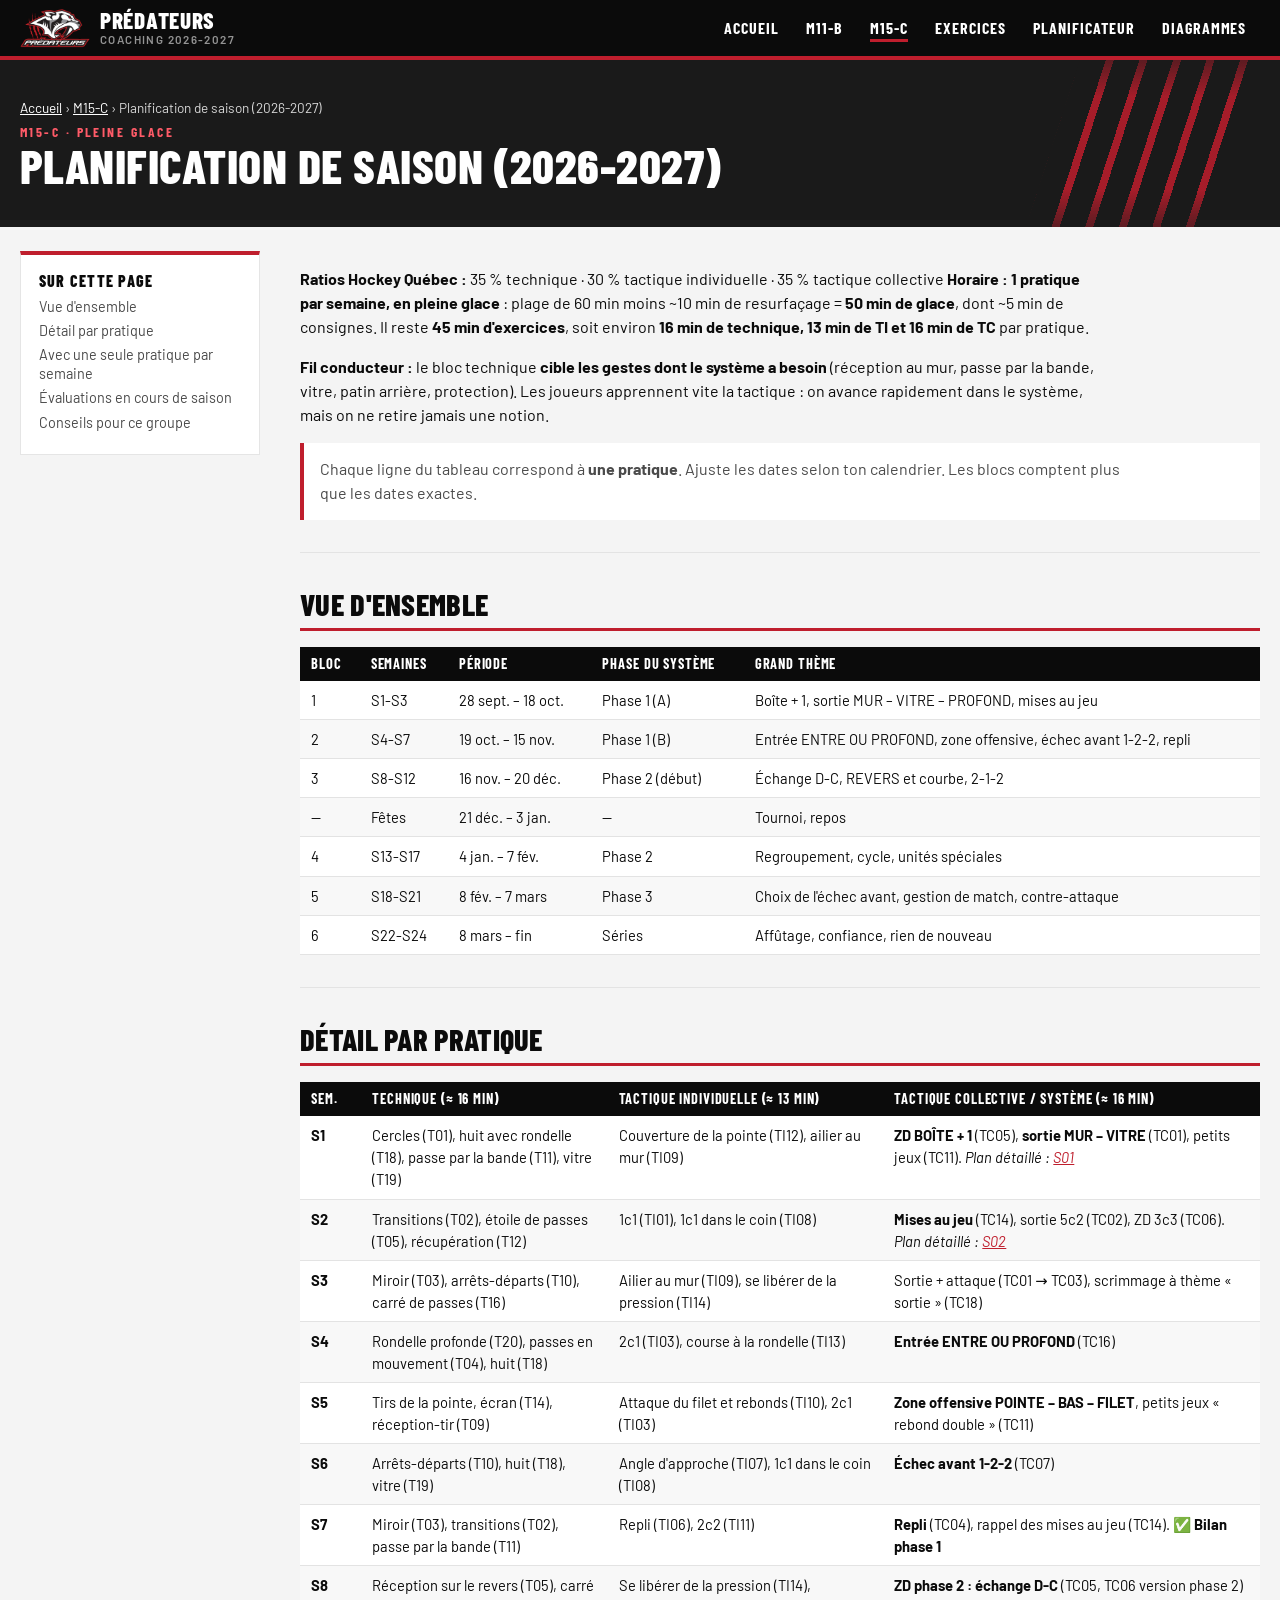
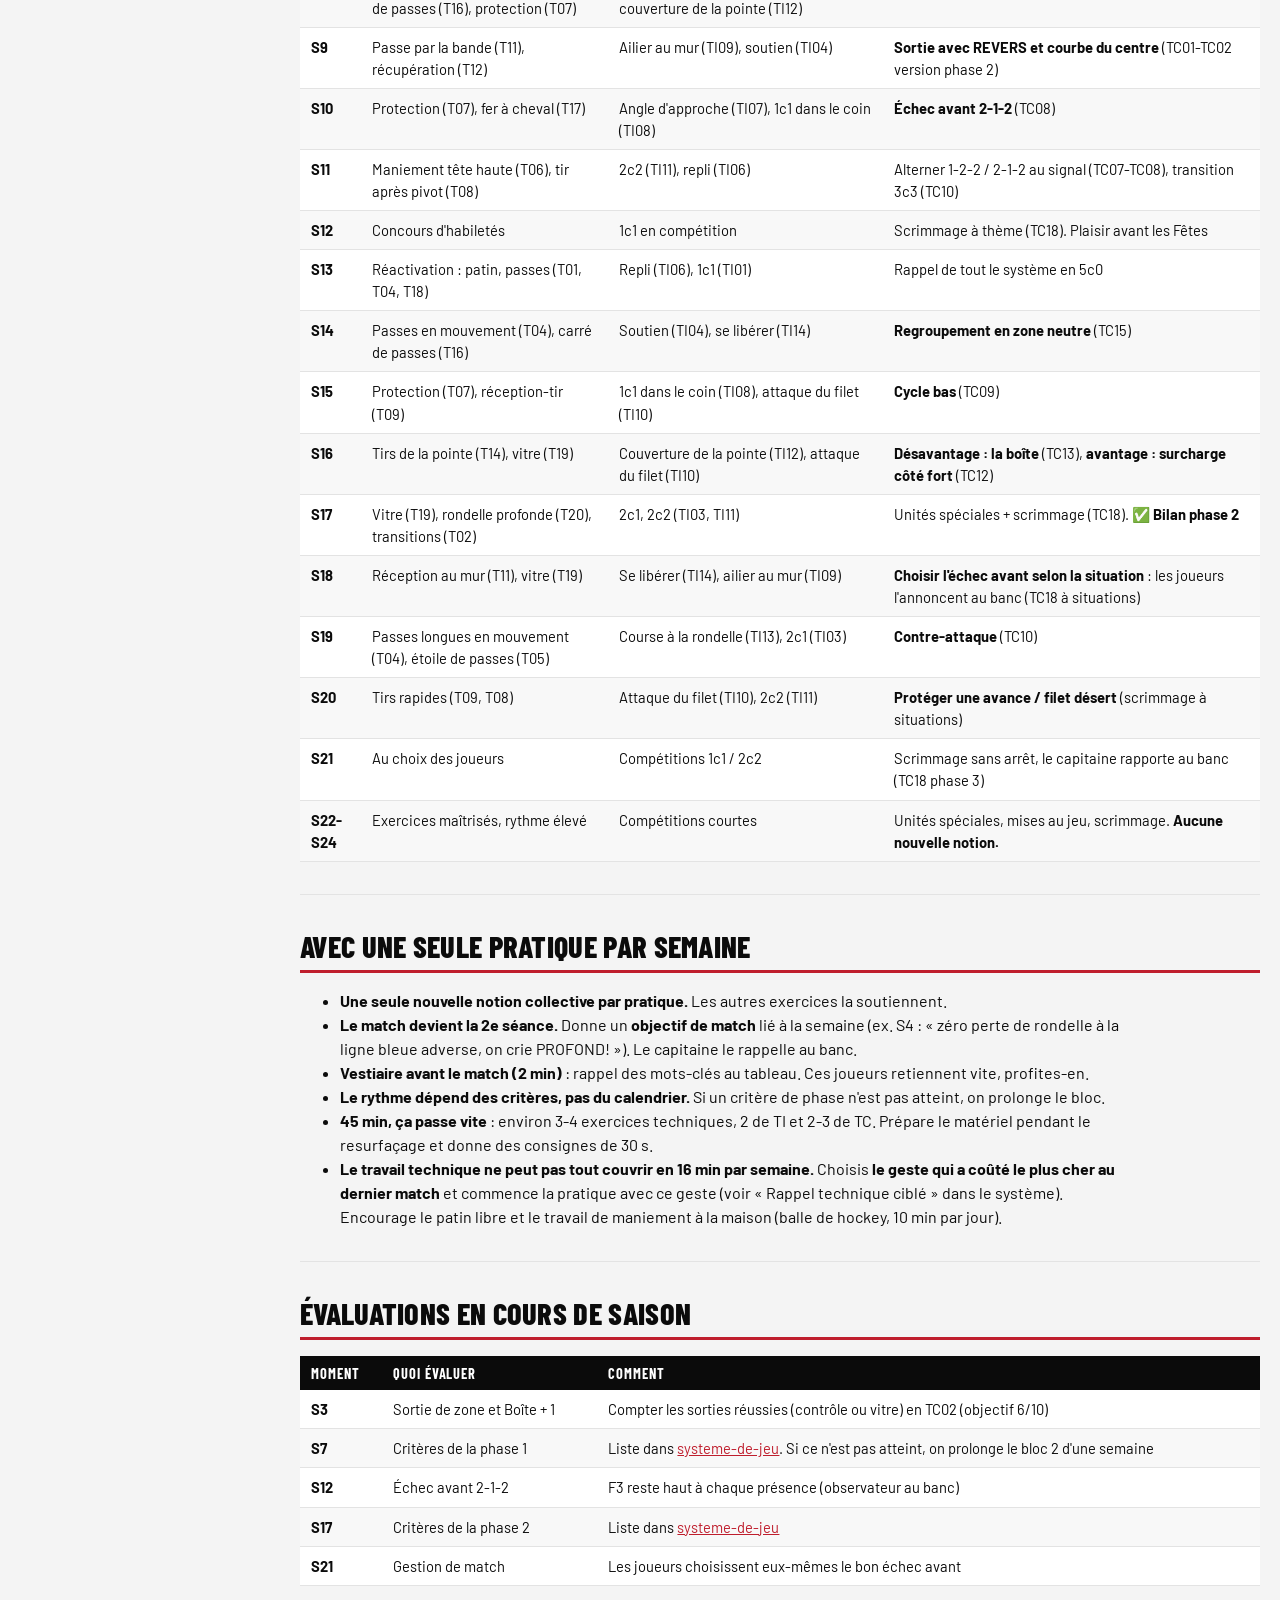
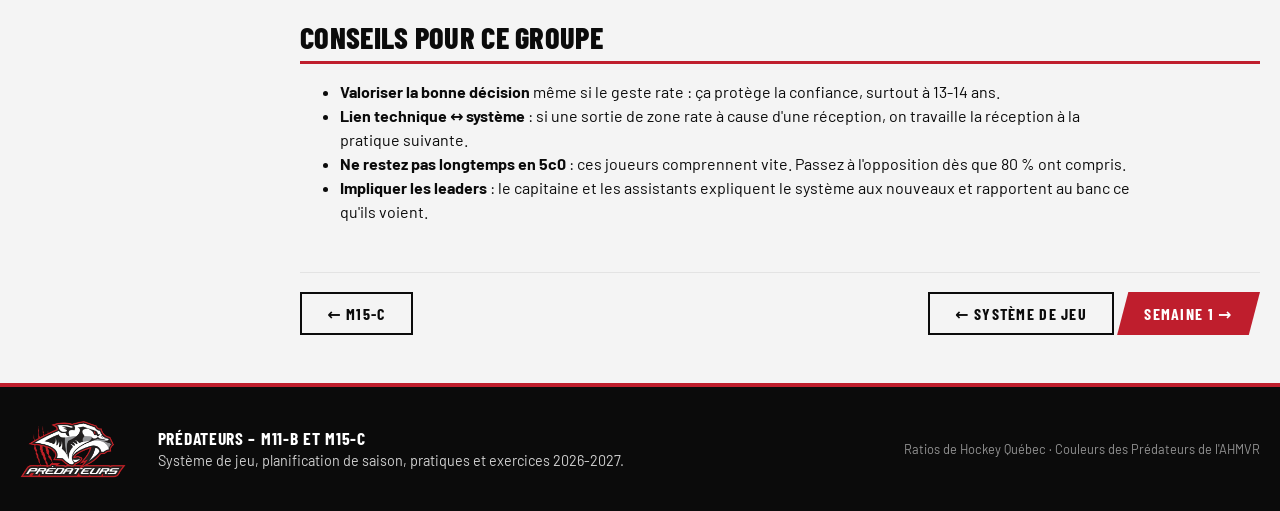
<file: M15-C/planification-saison.html>
<!DOCTYPE html>
<html lang="fr-CA">
<head>
<meta charset="utf-8">
<meta name="viewport" content="width=device-width, initial-scale=1">
<title>Planification de saison (2026-2027) – M15-C – Prédateurs</title>
<link rel="stylesheet" href="../outils/style.css">
<link rel="icon" href="../outils/logo-predateurs.png">
</head>
<body>
<!-- Page générée par outils/generer-site.js : modifie le fichier .md ou les données, puis relance le script. -->
<header class="site-entete">
  <a class="marque" href="../index.html"><img src="../outils/logo-predateurs.png" alt="" width="70" height="40"><span>Prédateurs<small>Coaching 2026-2027</small></span></a>
  <nav class="site-nav" aria-label="Navigation principale"><a href="../index.html">Accueil</a><a href="../M11-B/index.html">M11-B</a><a href="../M15-C/index.html" aria-current="page">M15-C</a><a href="../outils/banque-exercices.html">Exercices</a><a href="../outils/plan-pratique.html">Planificateur</a><a href="../outils/editeur-diagrammes.html">Diagrammes</a></nav>
</header>
<header class="bandeau">
  <div class="page">
    <p class="fil"><a href="../index.html">Accueil</a> › <a href="index.html">M15-C</a> › Planification de saison (2026-2027)</p>
    <p class="surtitre">M15-C · Pleine glace</p>
    <h1>Planification de saison (2026-2027)</h1>
    
  </div>
</header>
<main class="page contenu-grille"><nav class="sommaire" aria-label="Sur cette page"><p>Sur cette page</p><ol><li><a href="#vue-d-ensemble">Vue d'ensemble</a></li><li><a href="#detail-par-pratique">Détail par pratique</a></li><li><a href="#avec-une-seule-pratique-par-semaine">Avec une seule pratique par semaine</a></li><li><a href="#evaluations-en-cours-de-saison">Évaluations en cours de saison</a></li><li><a href="#conseils-pour-ce-groupe">Conseils pour ce groupe</a></li></ol></nav><article class="texte"><p><strong>Ratios Hockey Québec :</strong> 35 % technique · 30 % tactique individuelle · 35 % tactique collective
<strong>Horaire :</strong> <strong>1 pratique par semaine, en pleine glace</strong> : plage de 60 min moins ~10 min de resurfaçage = <strong>50 min de glace</strong>, dont ~5 min de consignes. Il reste <strong>45 min d'exercices</strong>, soit environ <strong>16 min de technique, 13 min de TI et 16 min de TC</strong> par pratique.</p>
<p><strong>Fil conducteur :</strong> le bloc technique <strong>cible les gestes dont le système a besoin</strong> (réception au mur, passe par la bande, vitre, patin arrière, protection). Les joueurs apprennent vite la tactique : on avance rapidement dans le système, mais on ne retire jamais une notion.</p>
<blockquote><p>Chaque ligne du tableau correspond à <strong>une pratique</strong>. Ajuste les dates selon ton calendrier. Les blocs comptent plus que les dates exactes.</p></blockquote>
<hr>
<h2 id="vue-d-ensemble">Vue d'ensemble</h2>
<div class="tableau"><table><thead><tr><th>Bloc</th><th>Semaines</th><th>Période</th><th>Phase du système</th><th>Grand thème</th></tr></thead><tbody><tr><td>1</td><td>S1-S3</td><td>28 sept. – 18 oct.</td><td>Phase 1 (A)</td><td>Boîte + 1, sortie MUR – VITRE – PROFOND, mises au jeu</td></tr><tr><td>2</td><td>S4-S7</td><td>19 oct. – 15 nov.</td><td>Phase 1 (B)</td><td>Entrée ENTRE OU PROFOND, zone offensive, échec avant 1-2-2, repli</td></tr><tr><td>3</td><td>S8-S12</td><td>16 nov. – 20 déc.</td><td>Phase 2 (début)</td><td>Échange D-C, REVERS et courbe, 2-1-2</td></tr><tr><td>—</td><td>Fêtes</td><td>21 déc. – 3 jan.</td><td>—</td><td>Tournoi, repos</td></tr><tr><td>4</td><td>S13-S17</td><td>4 jan. – 7 fév.</td><td>Phase 2</td><td>Regroupement, cycle, unités spéciales</td></tr><tr><td>5</td><td>S18-S21</td><td>8 fév. – 7 mars</td><td>Phase 3</td><td>Choix de l'échec avant, gestion de match, contre-attaque</td></tr><tr><td>6</td><td>S22-S24</td><td>8 mars – fin</td><td>Séries</td><td>Affûtage, confiance, rien de nouveau</td></tr></tbody></table></div>
<hr>
<h2 id="detail-par-pratique">Détail par pratique</h2>
<div class="tableau"><table><thead><tr><th>Sem.</th><th>Technique (≈ 16 min)</th><th>Tactique individuelle (≈ 13 min)</th><th>Tactique collective / système (≈ 16 min)</th></tr></thead><tbody><tr><td><strong>S1</strong></td><td>Cercles (T01), huit avec rondelle (T18), passe par la bande (T11), vitre (T19)</td><td>Couverture de la pointe (TI12), ailier au mur (TI09)</td><td><strong>ZD BOÎTE + 1</strong> (TC05), <strong>sortie MUR – VITRE</strong> (TC01), petits jeux (TC11). <em>Plan détaillé : <a href="pratiques/S01.html">S01</a></em></td></tr><tr><td><strong>S2</strong></td><td>Transitions (T02), étoile de passes (T05), récupération (T12)</td><td>1c1 (TI01), 1c1 dans le coin (TI08)</td><td><strong>Mises au jeu</strong> (TC14), sortie 5c2 (TC02), ZD 3c3 (TC06). <em>Plan détaillé : <a href="pratiques/S02.html">S02</a></em></td></tr><tr><td><strong>S3</strong></td><td>Miroir (T03), arrêts-départs (T10), carré de passes (T16)</td><td>Ailier au mur (TI09), se libérer de la pression (TI14)</td><td>Sortie + attaque (TC01 → TC03), scrimmage à thème « sortie » (TC18)</td></tr><tr><td><strong>S4</strong></td><td>Rondelle profonde (T20), passes en mouvement (T04), huit (T18)</td><td>2c1 (TI03), course à la rondelle (TI13)</td><td><strong>Entrée ENTRE OU PROFOND</strong> (TC16)</td></tr><tr><td><strong>S5</strong></td><td>Tirs de la pointe, écran (T14), réception-tir (T09)</td><td>Attaque du filet et rebonds (TI10), 2c1 (TI03)</td><td><strong>Zone offensive POINTE – BAS – FILET</strong>, petits jeux « rebond double » (TC11)</td></tr><tr><td><strong>S6</strong></td><td>Arrêts-départs (T10), huit (T18), vitre (T19)</td><td>Angle d'approche (TI07), 1c1 dans le coin (TI08)</td><td><strong>Échec avant 1-2-2</strong> (TC07)</td></tr><tr><td><strong>S7</strong></td><td>Miroir (T03), transitions (T02), passe par la bande (T11)</td><td>Repli (TI06), 2c2 (TI11)</td><td><strong>Repli</strong> (TC04), rappel des mises au jeu (TC14). ✅ <strong>Bilan phase 1</strong></td></tr><tr><td><strong>S8</strong></td><td>Réception sur le revers (T05), carré de passes (T16), protection (T07)</td><td>Se libérer de la pression (TI14), couverture de la pointe (TI12)</td><td><strong>ZD phase 2 : échange D-C</strong> (TC05, TC06 version phase 2)</td></tr><tr><td><strong>S9</strong></td><td>Passe par la bande (T11), récupération (T12)</td><td>Ailier au mur (TI09), soutien (TI04)</td><td><strong>Sortie avec REVERS et courbe du centre</strong> (TC01-TC02 version phase 2)</td></tr><tr><td><strong>S10</strong></td><td>Protection (T07), fer à cheval (T17)</td><td>Angle d'approche (TI07), 1c1 dans le coin (TI08)</td><td><strong>Échec avant 2-1-2</strong> (TC08)</td></tr><tr><td><strong>S11</strong></td><td>Maniement tête haute (T06), tir après pivot (T08)</td><td>2c2 (TI11), repli (TI06)</td><td>Alterner 1-2-2 / 2-1-2 au signal (TC07-TC08), transition 3c3 (TC10)</td></tr><tr><td><strong>S12</strong></td><td>Concours d'habiletés</td><td>1c1 en compétition</td><td>Scrimmage à thème (TC18). Plaisir avant les Fêtes</td></tr><tr><td><strong>S13</strong></td><td>Réactivation : patin, passes (T01, T04, T18)</td><td>Repli (TI06), 1c1 (TI01)</td><td>Rappel de tout le système en 5c0</td></tr><tr><td><strong>S14</strong></td><td>Passes en mouvement (T04), carré de passes (T16)</td><td>Soutien (TI04), se libérer (TI14)</td><td><strong>Regroupement en zone neutre</strong> (TC15)</td></tr><tr><td><strong>S15</strong></td><td>Protection (T07), réception-tir (T09)</td><td>1c1 dans le coin (TI08), attaque du filet (TI10)</td><td><strong>Cycle bas</strong> (TC09)</td></tr><tr><td><strong>S16</strong></td><td>Tirs de la pointe (T14), vitre (T19)</td><td>Couverture de la pointe (TI12), attaque du filet (TI10)</td><td><strong>Désavantage : la boîte</strong> (TC13), <strong>avantage : surcharge côté fort</strong> (TC12)</td></tr><tr><td><strong>S17</strong></td><td>Vitre (T19), rondelle profonde (T20), transitions (T02)</td><td>2c1, 2c2 (TI03, TI11)</td><td>Unités spéciales + scrimmage (TC18). ✅ <strong>Bilan phase 2</strong></td></tr><tr><td><strong>S18</strong></td><td>Réception au mur (T11), vitre (T19)</td><td>Se libérer (TI14), ailier au mur (TI09)</td><td><strong>Choisir l'échec avant selon la situation</strong> : les joueurs l'annoncent au banc (TC18 à situations)</td></tr><tr><td><strong>S19</strong></td><td>Passes longues en mouvement (T04), étoile de passes (T05)</td><td>Course à la rondelle (TI13), 2c1 (TI03)</td><td><strong>Contre-attaque</strong> (TC10)</td></tr><tr><td><strong>S20</strong></td><td>Tirs rapides (T09, T08)</td><td>Attaque du filet (TI10), 2c2 (TI11)</td><td><strong>Protéger une avance / filet désert</strong> (scrimmage à situations)</td></tr><tr><td><strong>S21</strong></td><td>Au choix des joueurs</td><td>Compétitions 1c1 / 2c2</td><td>Scrimmage sans arrêt, le capitaine rapporte au banc (TC18 phase 3)</td></tr><tr><td><strong>S22-S24</strong></td><td>Exercices maîtrisés, rythme élevé</td><td>Compétitions courtes</td><td>Unités spéciales, mises au jeu, scrimmage. <strong>Aucune nouvelle notion.</strong></td></tr></tbody></table></div>
<hr>
<h2 id="avec-une-seule-pratique-par-semaine">Avec une seule pratique par semaine</h2>
<ul><li><strong>Une seule nouvelle notion collective par pratique.</strong> Les autres exercices la soutiennent.</li><li><strong>Le match devient la 2e séance.</strong> Donne un <strong>objectif de match</strong> lié à la semaine (ex. S4 : « zéro perte de rondelle à la ligne bleue adverse, on crie PROFOND! »). Le capitaine le rappelle au banc.</li><li><strong>Vestiaire avant le match (2 min)</strong> : rappel des mots-clés au tableau. Ces joueurs retiennent vite, profites-en.</li><li><strong>Le rythme dépend des critères, pas du calendrier.</strong> Si un critère de phase n'est pas atteint, on prolonge le bloc.</li><li><strong>45 min, ça passe vite</strong> : environ 3-4 exercices techniques, 2 de TI et 2-3 de TC. Prépare le matériel pendant le resurfaçage et donne des consignes de 30 s.</li><li><strong>Le travail technique ne peut pas tout couvrir en 16 min par semaine.</strong> Choisis <strong>le geste qui a coûté le plus cher au dernier match</strong> et commence la pratique avec ce geste (voir « Rappel technique ciblé » dans le système). Encourage le patin libre et le travail de maniement à la maison (balle de hockey, 10 min par jour).</li></ul>
<hr>
<h2 id="evaluations-en-cours-de-saison">Évaluations en cours de saison</h2>
<div class="tableau"><table><thead><tr><th>Moment</th><th>Quoi évaluer</th><th>Comment</th></tr></thead><tbody><tr><td><strong>S3</strong></td><td>Sortie de zone et Boîte + 1</td><td>Compter les sorties réussies (contrôle ou vitre) en TC02 (objectif 6/10)</td></tr><tr><td><strong>S7</strong></td><td>Critères de la phase 1</td><td>Liste dans <a href="systeme-de-jeu.html">systeme-de-jeu</a>. Si ce n'est pas atteint, on prolonge le bloc 2 d'une semaine</td></tr><tr><td><strong>S12</strong></td><td>Échec avant 2-1-2</td><td>F3 reste haut à chaque présence (observateur au banc)</td></tr><tr><td><strong>S17</strong></td><td>Critères de la phase 2</td><td>Liste dans <a href="systeme-de-jeu.html">systeme-de-jeu</a></td></tr><tr><td><strong>S21</strong></td><td>Gestion de match</td><td>Les joueurs choisissent eux-mêmes le bon échec avant</td></tr></tbody></table></div>
<h2 id="conseils-pour-ce-groupe">Conseils pour ce groupe</h2>
<ul><li><strong>Valoriser la bonne décision</strong> même si le geste rate : ça protège la confiance, surtout à 13-14 ans.</li><li><strong>Lien technique ↔ système</strong> : si une sortie de zone rate à cause d'une réception, on travaille la réception à la pratique suivante.</li><li><strong>Ne restez pas longtemps en 5c0</strong> : ces joueurs comprennent vite. Passez à l'opposition dès que 80 % ont compris.</li><li><strong>Impliquer les leaders</strong> : le capitaine et les assistants expliquent le système aux nouveaux et rapportent au banc ce qu'ils voient.</li></ul><nav class="navigation-pages no-print">
    <a class="bouton contour" href="index.html">← M15-C</a>
    <span><a class="bouton contour" href="systeme-de-jeu.html">← Système de jeu</a> <a class="bouton" href="pratiques/S01.html">Semaine 1 →</a></span>
  </nav></article></main>
<footer class="site-pied">
  <div class="page">
    <img src="../outils/logo-predateurs.png" alt="Prédateurs" width="105" height="60">
    <p><strong>Prédateurs – M11-B et M15-C</strong><br>Système de jeu, planification de saison, pratiques et exercices 2026-2027.</p>
    <p class="petit">Ratios de Hockey Québec · Couleurs des Prédateurs de l'AHMVR</p>
  </div>
</footer>
</body>
</html>
</file>
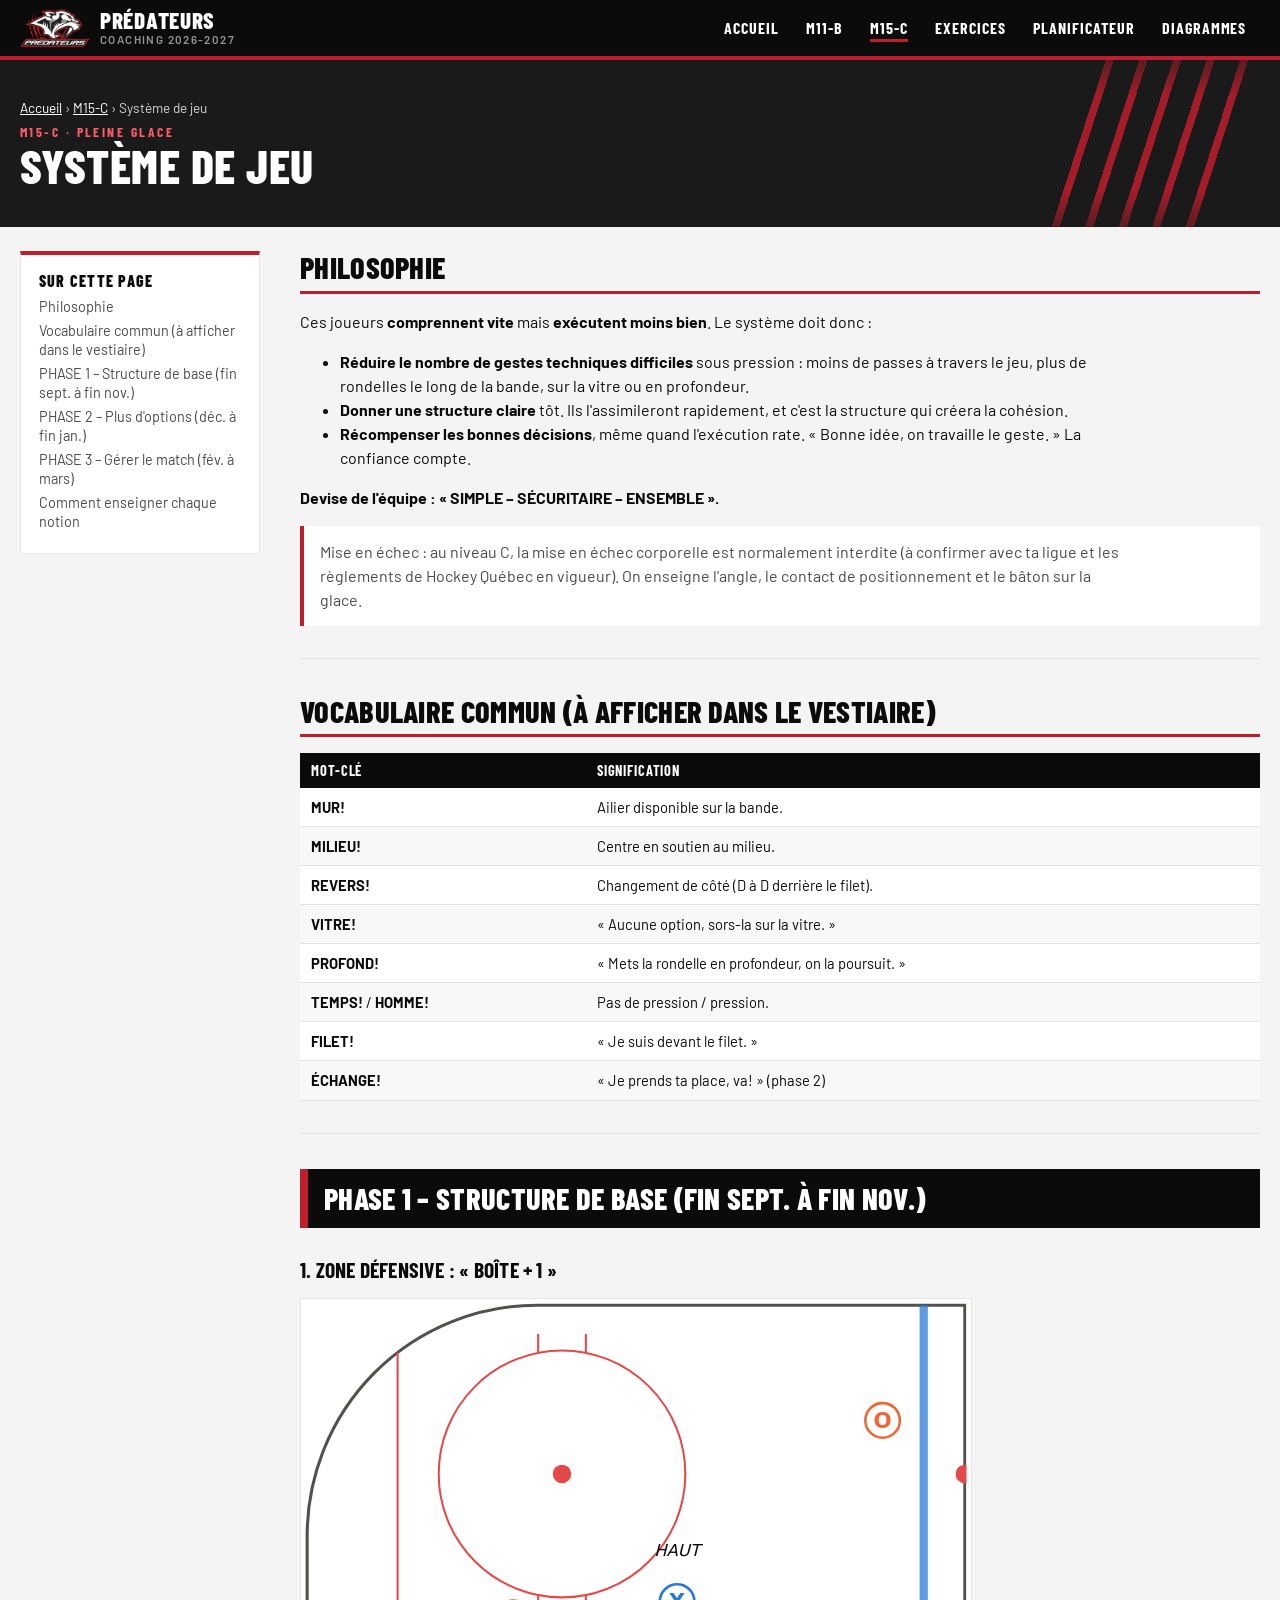
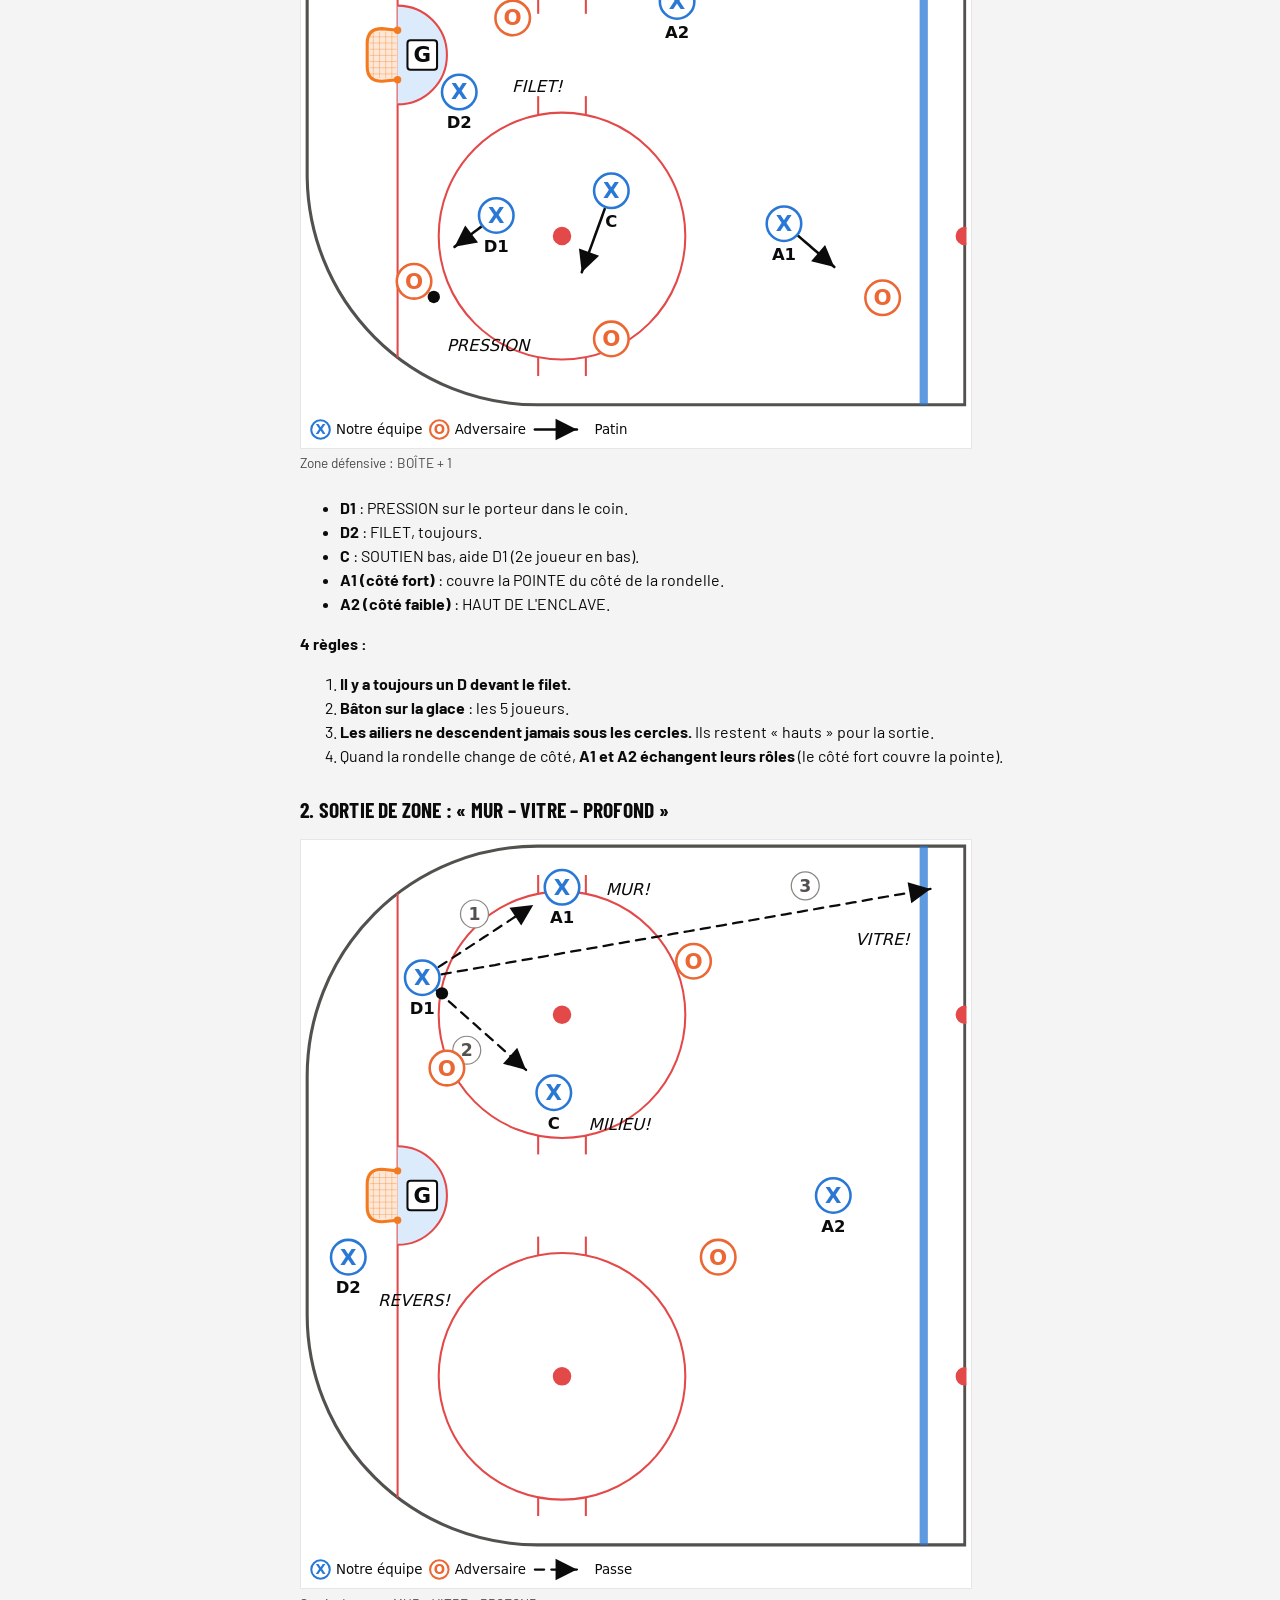
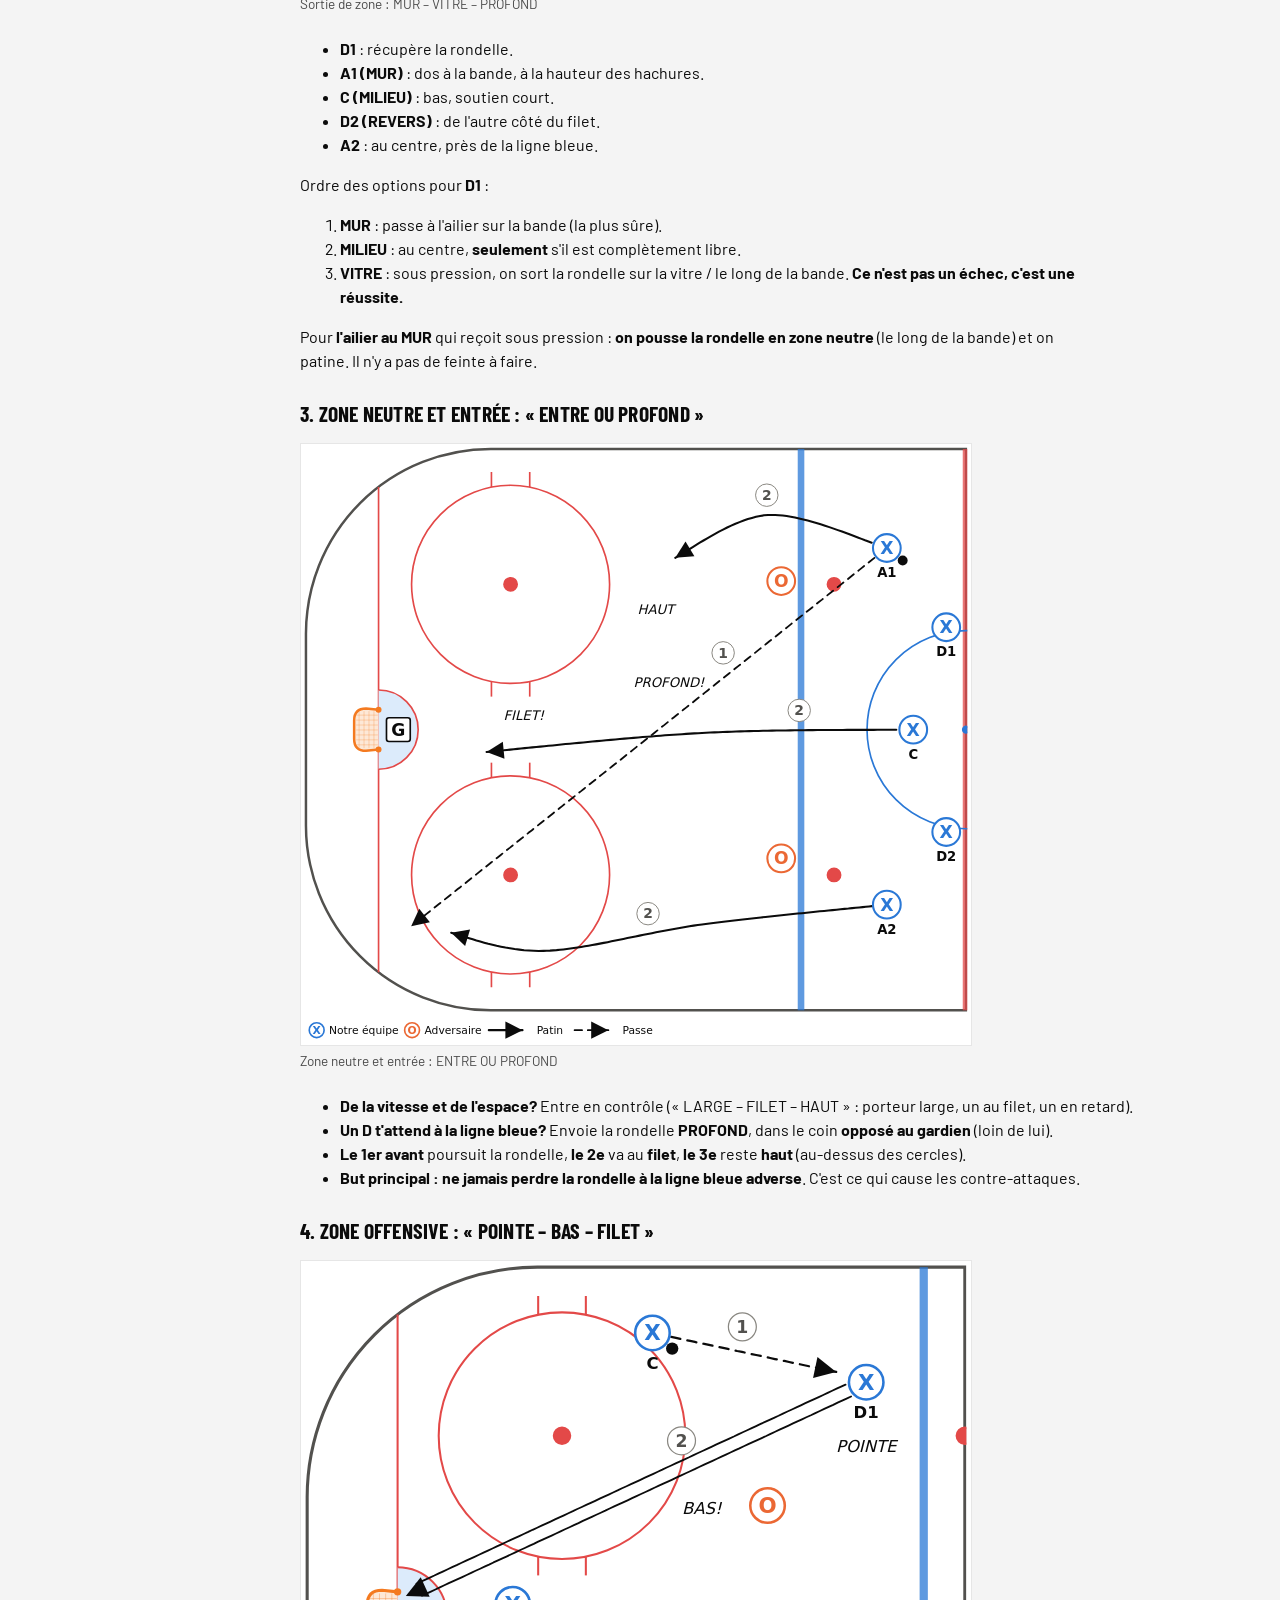
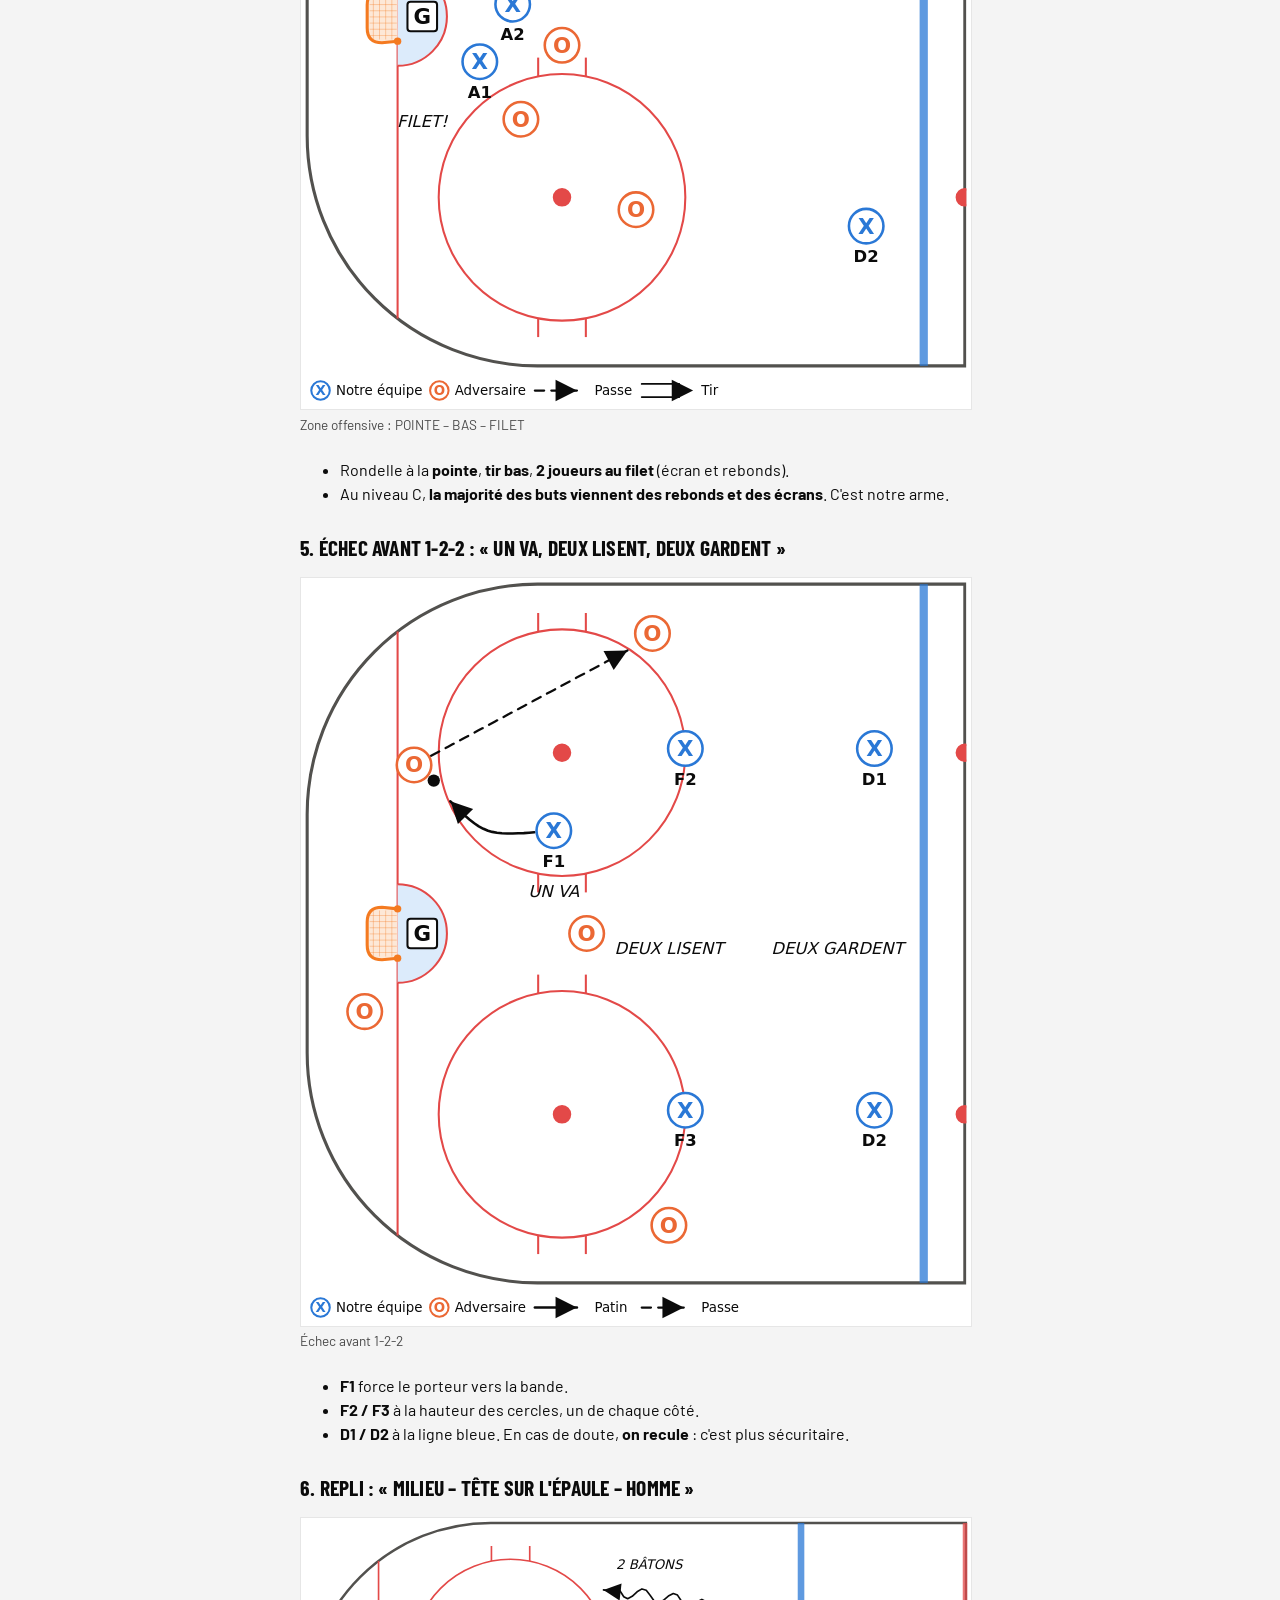
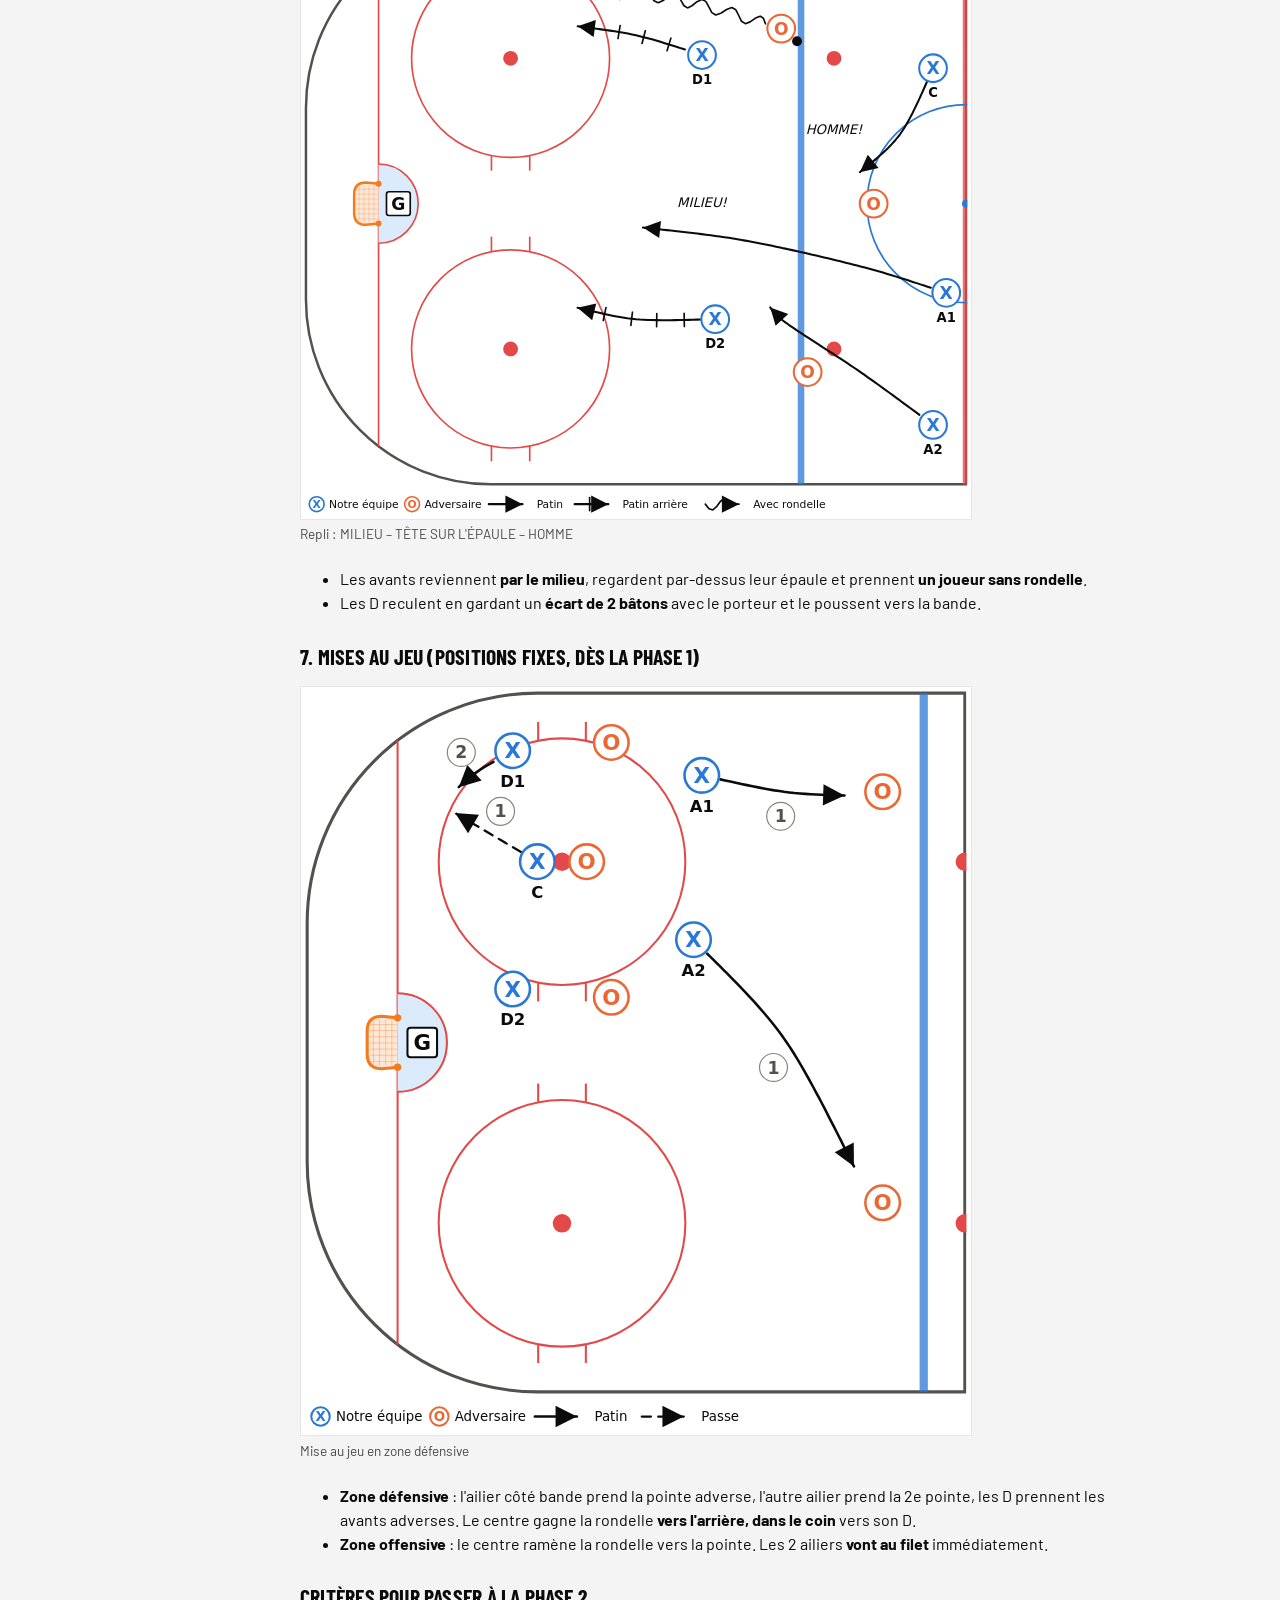
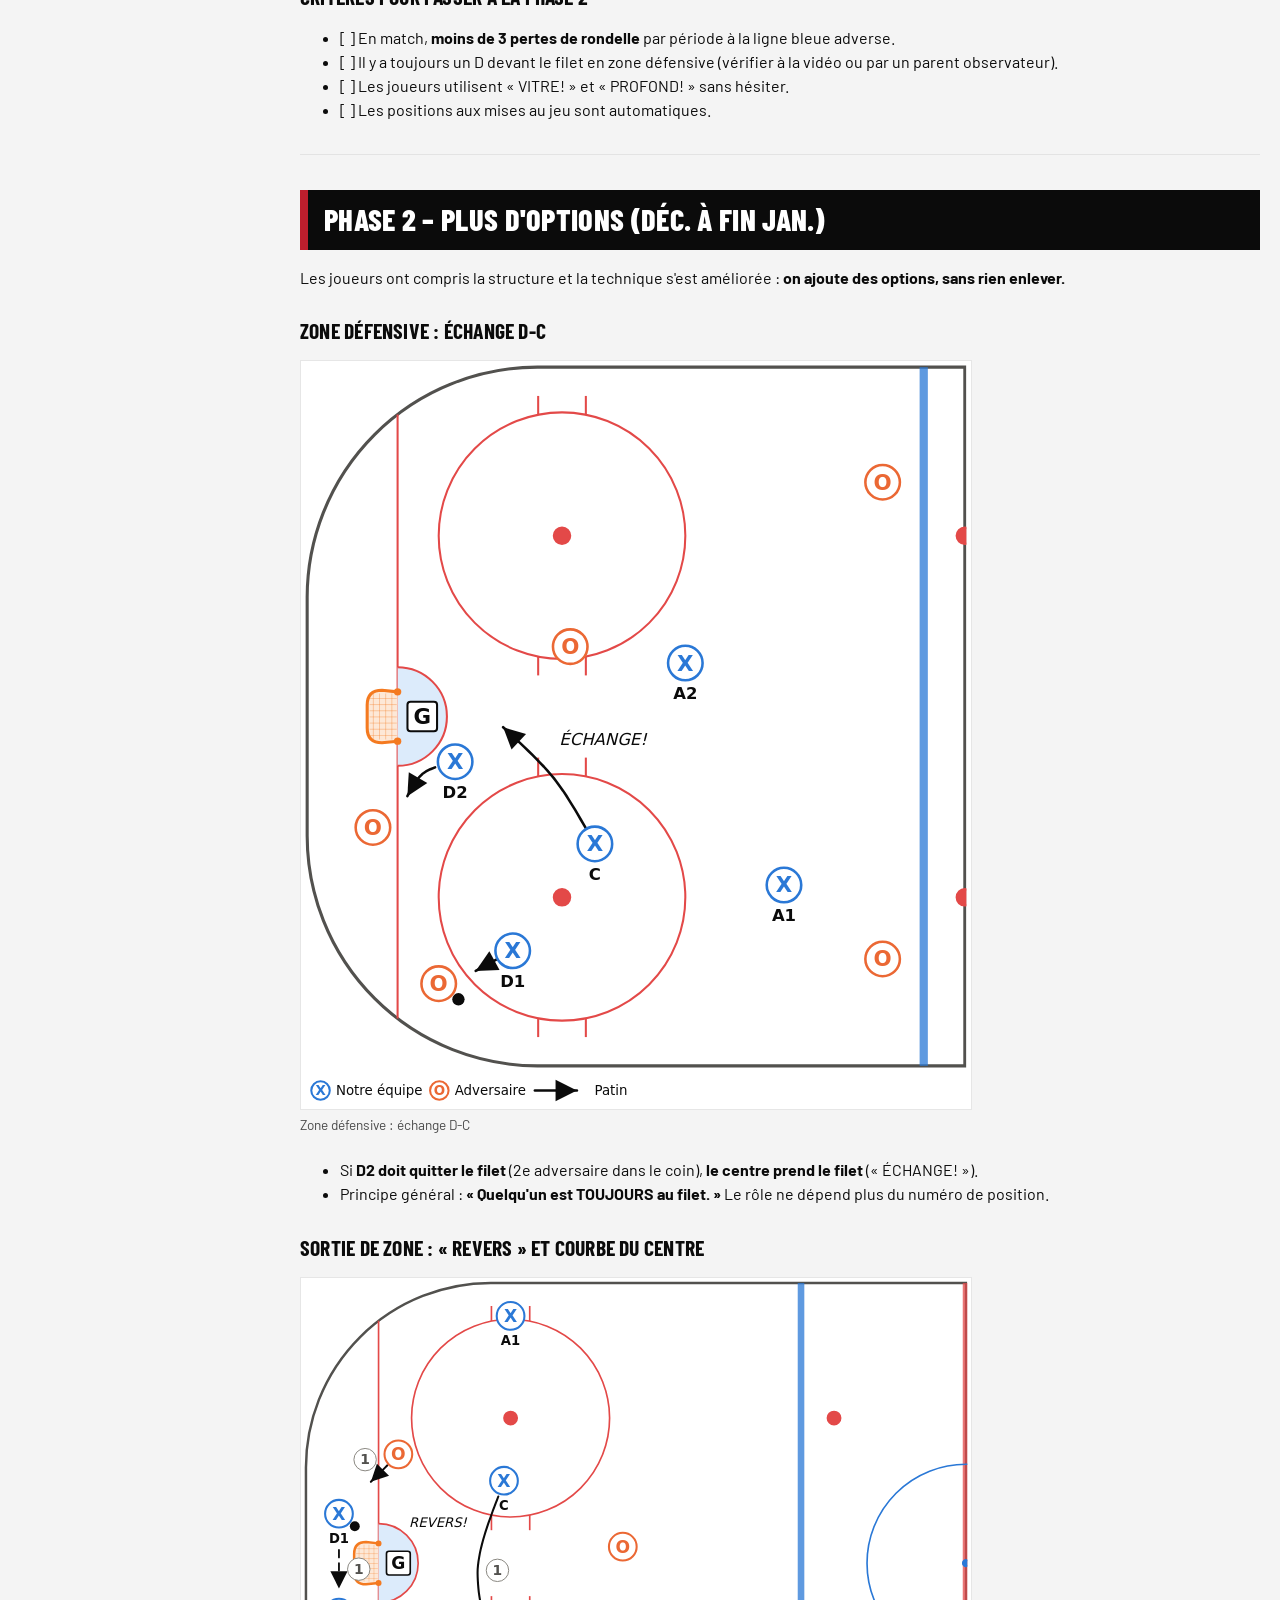
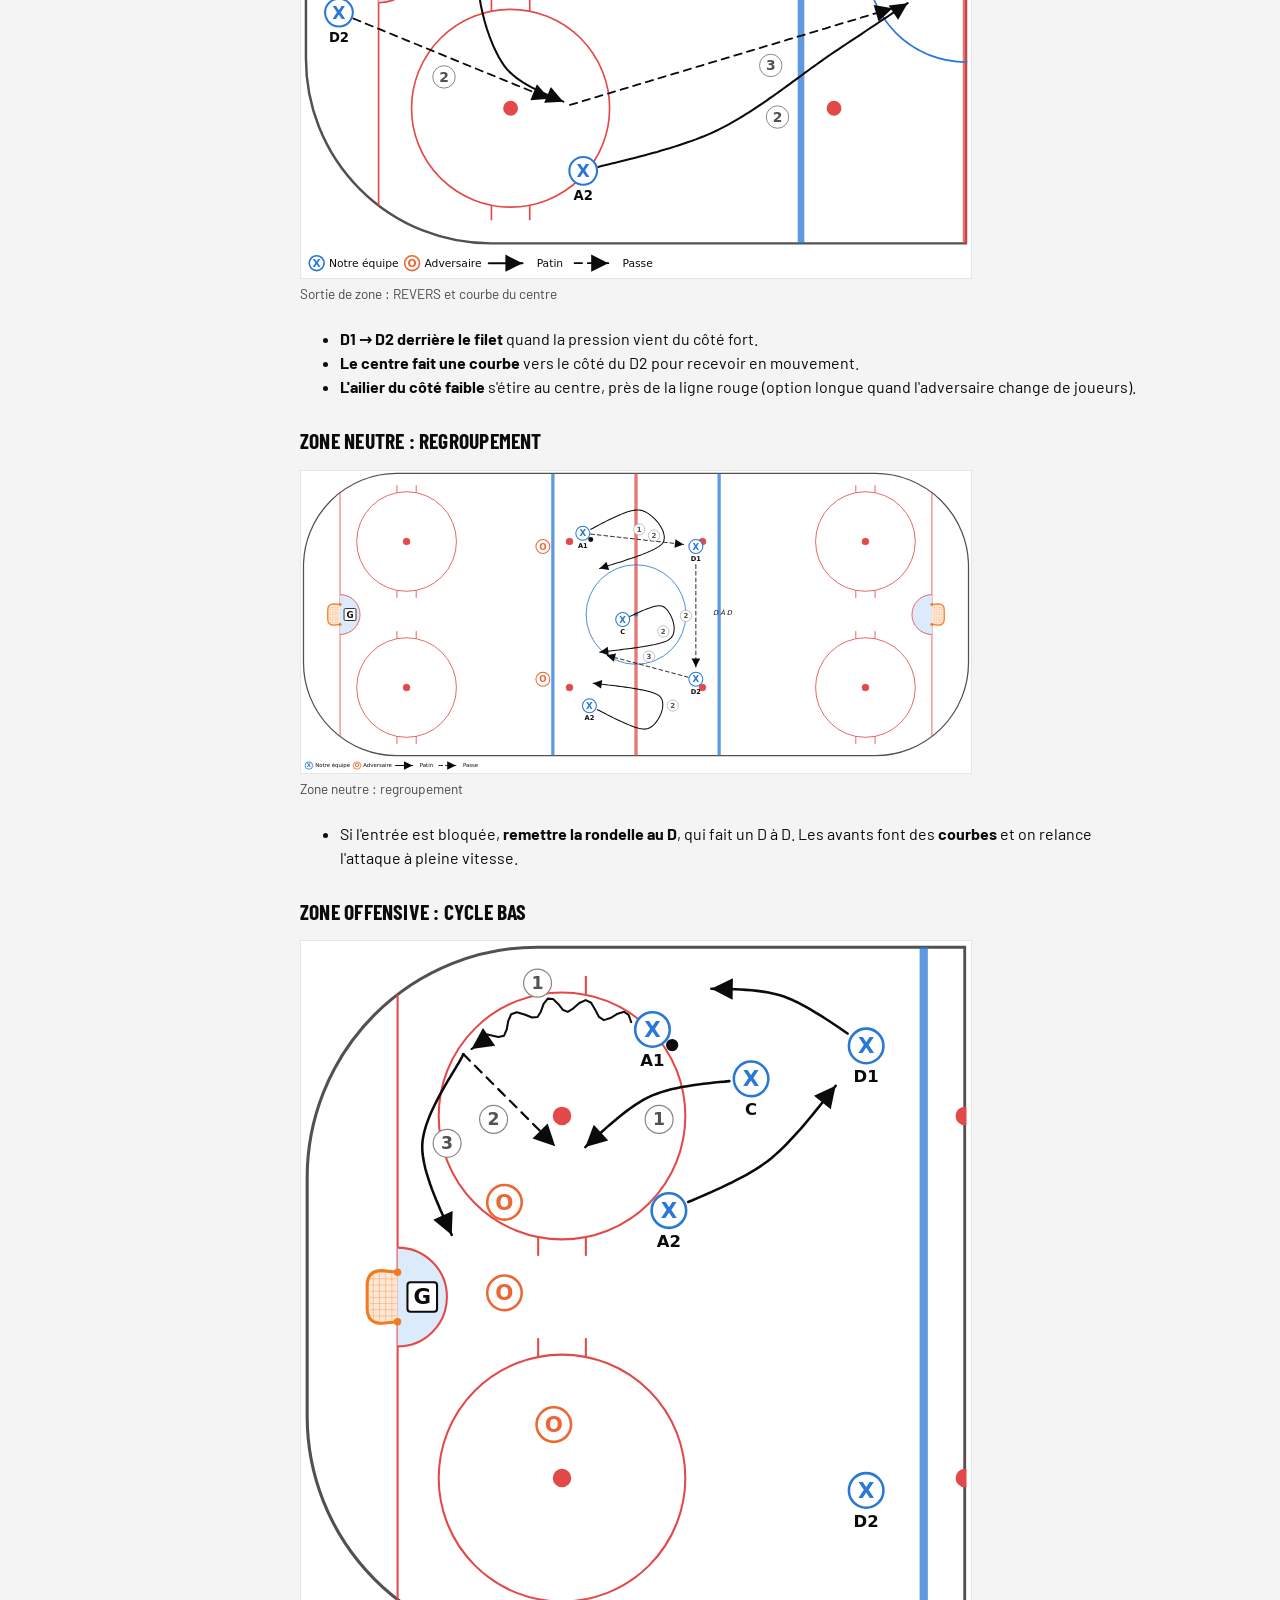
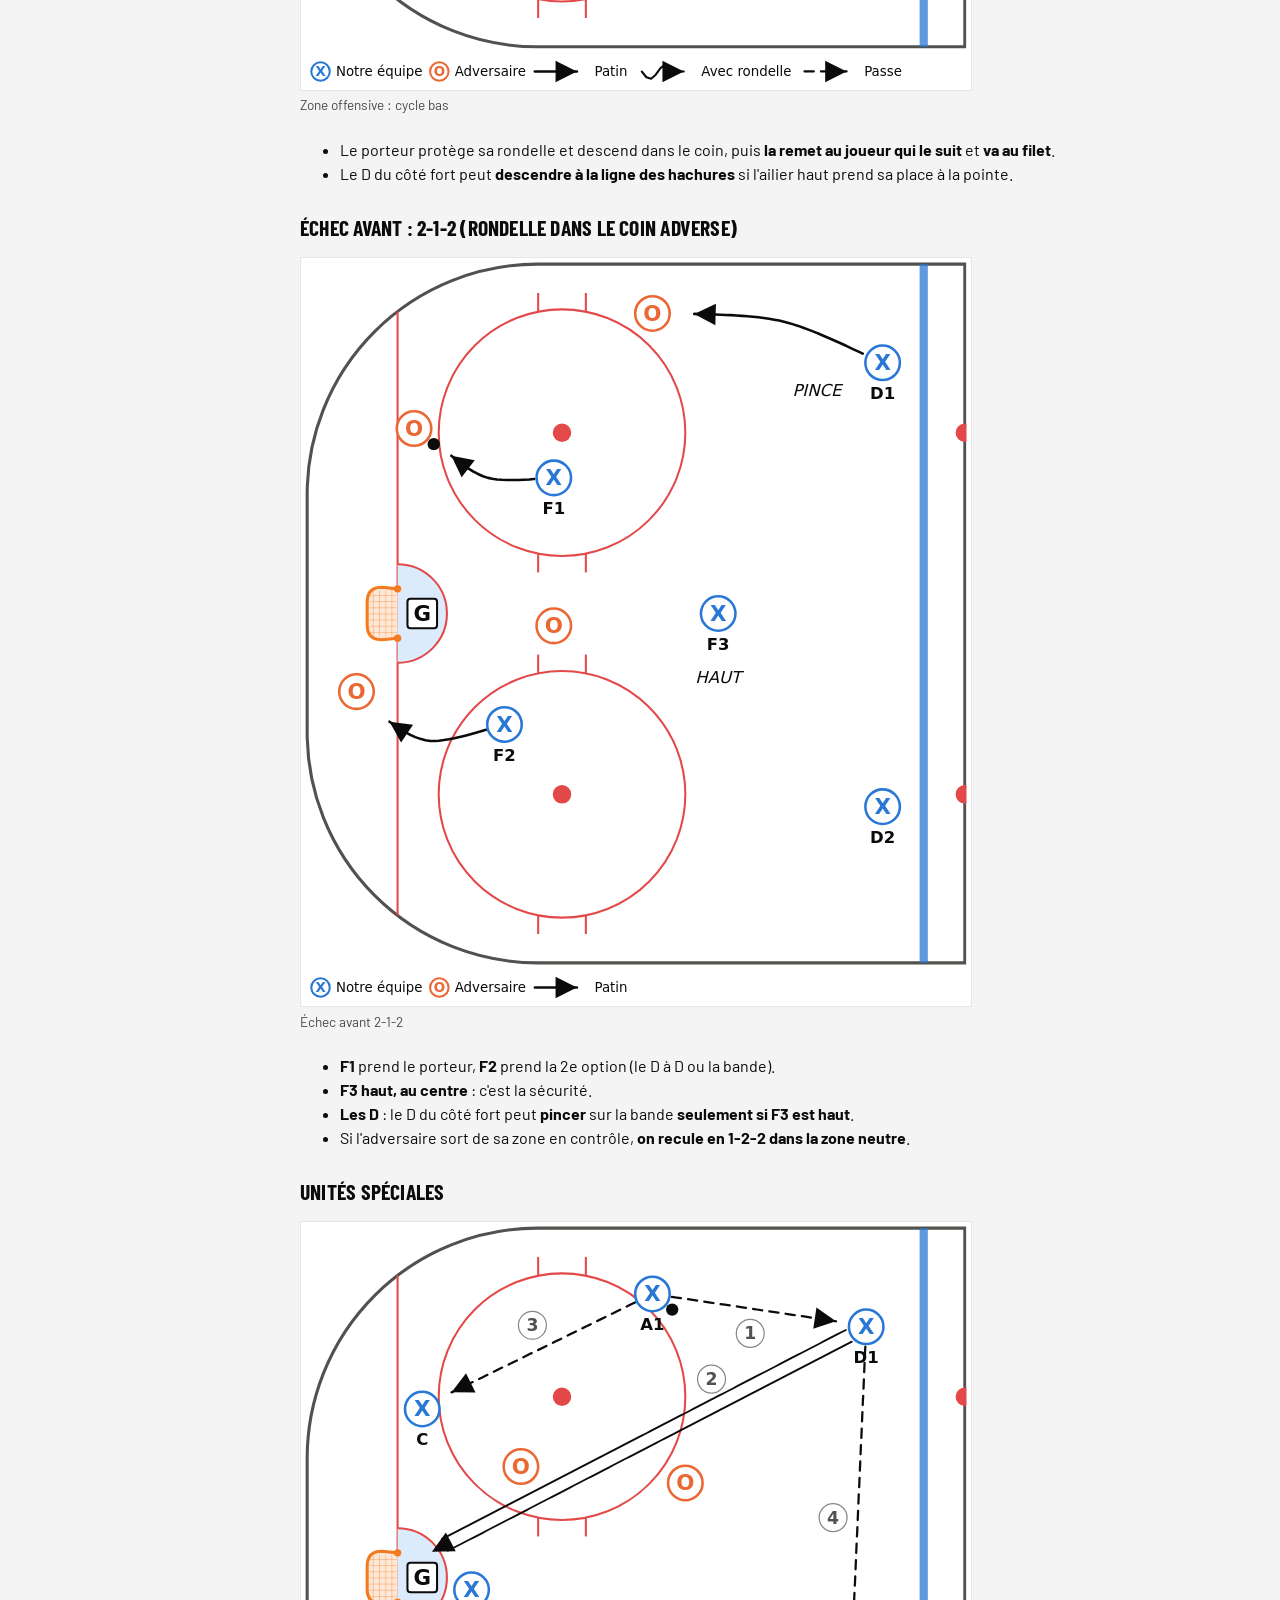
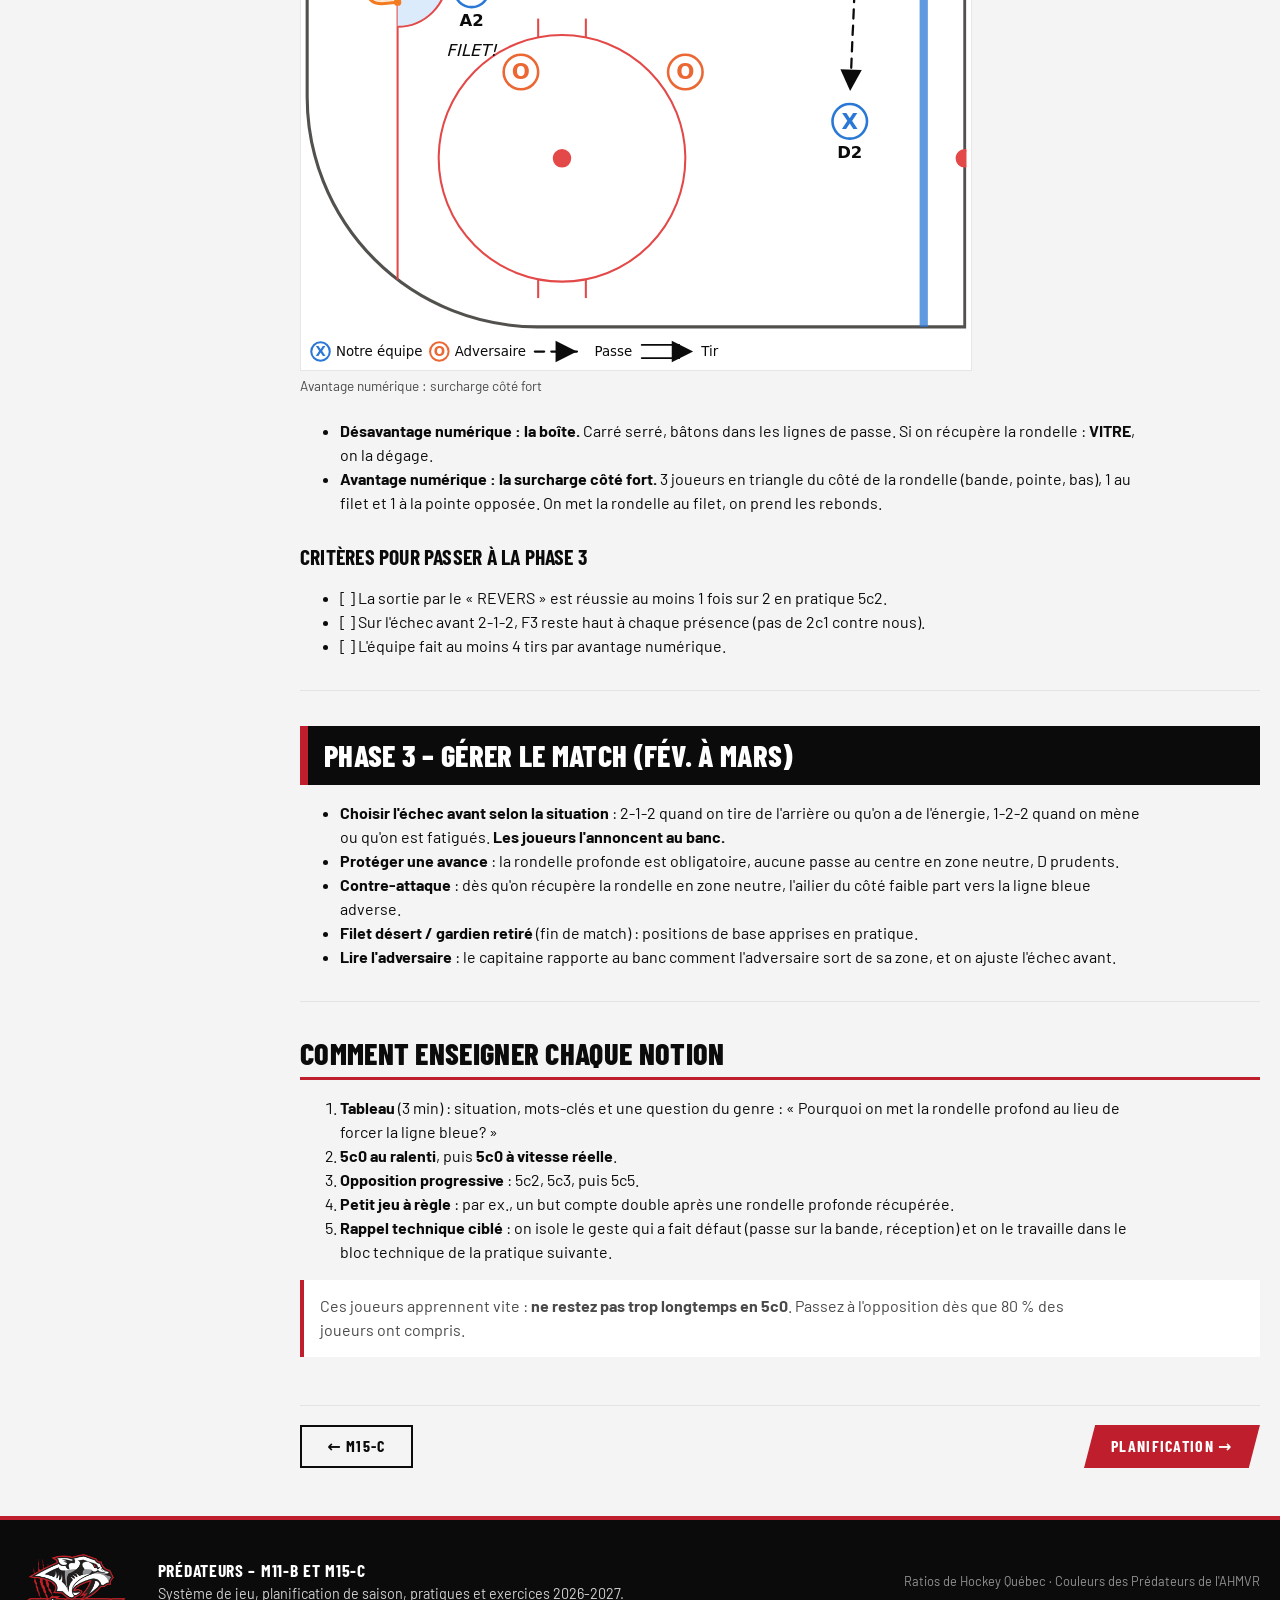
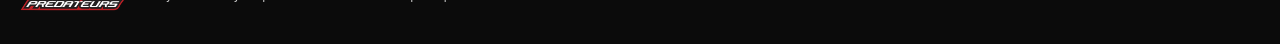
<file: M15-C/systeme-de-jeu.html>
<!DOCTYPE html>
<html lang="fr-CA">
<head>
<meta charset="utf-8">
<meta name="viewport" content="width=device-width, initial-scale=1">
<title>Système de jeu – M15-C – Prédateurs</title>
<link rel="stylesheet" href="../outils/style.css">
<link rel="icon" href="../outils/logo-predateurs.png">
</head>
<body>
<!-- Page générée par outils/generer-site.js : modifie le fichier .md ou les données, puis relance le script. -->
<header class="site-entete">
  <a class="marque" href="../index.html"><img src="../outils/logo-predateurs.png" alt="" width="70" height="40"><span>Prédateurs<small>Coaching 2026-2027</small></span></a>
  <nav class="site-nav" aria-label="Navigation principale"><a href="../index.html">Accueil</a><a href="../M11-B/index.html">M11-B</a><a href="../M15-C/index.html" aria-current="page">M15-C</a><a href="../outils/banque-exercices.html">Exercices</a><a href="../outils/plan-pratique.html">Planificateur</a><a href="../outils/editeur-diagrammes.html">Diagrammes</a></nav>
</header>
<header class="bandeau">
  <div class="page">
    <p class="fil"><a href="../index.html">Accueil</a> › <a href="index.html">M15-C</a> › Système de jeu</p>
    <p class="surtitre">M15-C · Pleine glace</p>
    <h1>Système de jeu</h1>
    
  </div>
</header>
<main class="page contenu-grille"><nav class="sommaire" aria-label="Sur cette page"><p>Sur cette page</p><ol><li><a href="#philosophie">Philosophie</a></li><li><a href="#vocabulaire-commun-a-afficher-dans-le-vestiaire">Vocabulaire commun (à afficher dans le vestiaire)</a></li><li><a href="#phase-1-structure-de-base-fin-sept-a-fin-nov">PHASE 1 – Structure de base (fin sept. à fin nov.)</a></li><li><a href="#phase-2-plus-d-options-dec-a-fin-jan">PHASE 2 – Plus d'options (déc. à fin jan.)</a></li><li><a href="#phase-3-gerer-le-match-fev-a-mars">PHASE 3 – Gérer le match (fév. à mars)</a></li><li><a href="#comment-enseigner-chaque-notion">Comment enseigner chaque notion</a></li></ol></nav><article class="texte"><h2 id="philosophie">Philosophie</h2>
<p>Ces joueurs <strong>comprennent vite</strong> mais <strong>exécutent moins bien</strong>. Le système doit donc :</p>
<ul><li><strong>Réduire le nombre de gestes techniques difficiles</strong> sous pression : moins de passes à travers le jeu, plus de rondelles le long de la bande, sur la vitre ou en profondeur.</li><li><strong>Donner une structure claire</strong> tôt. Ils l'assimileront rapidement, et c'est la structure qui créera la cohésion.</li><li><strong>Récompenser les bonnes décisions</strong>, même quand l'exécution rate. « Bonne idée, on travaille le geste. » La confiance compte.</li></ul>
<p><strong>Devise de l'équipe : « SIMPLE – SÉCURITAIRE – ENSEMBLE ».</strong></p>
<blockquote><p>Mise en échec : au niveau C, la mise en échec corporelle est normalement interdite (à confirmer avec ta ligue et les règlements de Hockey Québec en vigueur). On enseigne l'angle, le contact de positionnement et le bâton sur la glace.</p></blockquote>
<hr>
<h2 id="vocabulaire-commun-a-afficher-dans-le-vestiaire">Vocabulaire commun (à afficher dans le vestiaire)</h2>
<div class="tableau"><table><thead><tr><th>Mot-clé</th><th>Signification</th></tr></thead><tbody><tr><td><strong>MUR!</strong></td><td>Ailier disponible sur la bande.</td></tr><tr><td><strong>MILIEU!</strong></td><td>Centre en soutien au milieu.</td></tr><tr><td><strong>REVERS!</strong></td><td>Changement de côté (D à D derrière le filet).</td></tr><tr><td><strong>VITRE!</strong></td><td>« Aucune option, sors-la sur la vitre. »</td></tr><tr><td><strong>PROFOND!</strong></td><td>« Mets la rondelle en profondeur, on la poursuit. »</td></tr><tr><td><strong>TEMPS!</strong> / <strong>HOMME!</strong></td><td>Pas de pression / pression.</td></tr><tr><td><strong>FILET!</strong></td><td>« Je suis devant le filet. »</td></tr><tr><td><strong>ÉCHANGE!</strong></td><td>« Je prends ta place, va! » (phase 2)</td></tr></tbody></table></div>
<hr>
<h2 id="phase-1-structure-de-base-fin-sept-a-fin-nov" class="phase-h">PHASE 1 – Structure de base (fin sept. à fin nov.)</h2>
<h3 id="1-zone-defensive-boite-1">1. Zone défensive : « BOÎTE + 1 »</h3>
<figure><a href="../outils/diagrammes-svg/M15_ZD.svg" title="Ouvrir en grand"><img src="../outils/diagrammes-svg/M15_ZD.svg" alt="Zone défensive : BOÎTE + 1" loading="lazy"></a><figcaption>Zone défensive : BOÎTE + 1</figcaption></figure>
<ul><li><strong>D1</strong> : PRESSION sur le porteur dans le coin.</li><li><strong>D2</strong> : FILET, toujours.</li><li><strong>C</strong> : SOUTIEN bas, aide D1 (2e joueur en bas).</li><li><strong>A1 (côté fort)</strong> : couvre la POINTE du côté de la rondelle.</li><li><strong>A2 (côté faible)</strong> : HAUT DE L'ENCLAVE.</li></ul>
<p><strong>4 règles :</strong></p>
<ol><li><strong>Il y a toujours un D devant le filet.</strong></li><li><strong>Bâton sur la glace</strong> : les 5 joueurs.</li><li><strong>Les ailiers ne descendent jamais sous les cercles.</strong> Ils restent « hauts » pour la sortie.</li><li>Quand la rondelle change de côté, <strong>A1 et A2 échangent leurs rôles</strong> (le côté fort couvre la pointe).</li></ol>
<h3 id="2-sortie-de-zone-mur-vitre-profond">2. Sortie de zone : « MUR – VITRE – PROFOND »</h3>
<figure><a href="../outils/diagrammes-svg/M15_SZ.svg" title="Ouvrir en grand"><img src="../outils/diagrammes-svg/M15_SZ.svg" alt="Sortie de zone : MUR – VITRE – PROFOND" loading="lazy"></a><figcaption>Sortie de zone : MUR – VITRE – PROFOND</figcaption></figure>
<ul><li><strong>D1</strong> : récupère la rondelle.</li><li><strong>A1 (MUR)</strong> : dos à la bande, à la hauteur des hachures.</li><li><strong>C (MILIEU)</strong> : bas, soutien court.</li><li><strong>D2 (REVERS)</strong> : de l'autre côté du filet.</li><li><strong>A2</strong> : au centre, près de la ligne bleue.</li></ul>
<p>Ordre des options pour <strong>D1</strong> :</p>
<ol><li><strong>MUR</strong> : passe à l'ailier sur la bande (la plus sûre).</li><li><strong>MILIEU</strong> : au centre, <strong>seulement</strong> s'il est complètement libre.</li><li><strong>VITRE</strong> : sous pression, on sort la rondelle sur la vitre / le long de la bande. <strong>Ce n'est pas un échec, c'est une réussite.</strong></li></ol>
<p>Pour <strong>l'ailier au MUR</strong> qui reçoit sous pression : <strong>on pousse la rondelle en zone neutre</strong> (le long de la bande) et on patine. Il n'y a pas de feinte à faire.</p>
<h3 id="3-zone-neutre-et-entree-entre-ou-profond">3. Zone neutre et entrée : « ENTRE OU PROFOND »</h3>
<figure><a href="../outils/diagrammes-svg/M15_ZN.svg" title="Ouvrir en grand"><img src="../outils/diagrammes-svg/M15_ZN.svg" alt="Zone neutre et entrée : ENTRE OU PROFOND" loading="lazy"></a><figcaption>Zone neutre et entrée : ENTRE OU PROFOND</figcaption></figure>
<ul><li><strong>De la vitesse et de l'espace?</strong> Entre en contrôle (« LARGE – FILET – HAUT » : porteur large, un au filet, un en retard).</li><li><strong>Un D t'attend à la ligne bleue?</strong> Envoie la rondelle <strong>PROFOND</strong>, dans le coin <strong>opposé au gardien</strong> (loin de lui).</li><li><strong>Le 1er avant</strong> poursuit la rondelle, <strong>le 2e</strong> va au <strong>filet</strong>, <strong>le 3e</strong> reste <strong>haut</strong> (au-dessus des cercles).</li><li><strong>But principal :</strong> <strong>ne jamais perdre la rondelle à la ligne bleue adverse</strong>. C'est ce qui cause les contre-attaques.</li></ul>
<h3 id="4-zone-offensive-pointe-bas-filet">4. Zone offensive : « POINTE – BAS – FILET »</h3>
<figure><a href="../outils/diagrammes-svg/M15_ZO.svg" title="Ouvrir en grand"><img src="../outils/diagrammes-svg/M15_ZO.svg" alt="Zone offensive : POINTE – BAS – FILET" loading="lazy"></a><figcaption>Zone offensive : POINTE – BAS – FILET</figcaption></figure>
<ul><li>Rondelle à la <strong>pointe</strong>, <strong>tir bas</strong>, <strong>2 joueurs au filet</strong> (écran et rebonds).</li><li>Au niveau C, <strong>la majorité des buts viennent des rebonds et des écrans</strong>. C'est notre arme.</li></ul>
<h3 id="5-echec-avant-1-2-2-un-va-deux-lisent-deux-gardent">5. Échec avant 1-2-2 : « UN VA, DEUX LISENT, DEUX GARDENT »</h3>
<figure><a href="../outils/diagrammes-svg/M15_EA.svg" title="Ouvrir en grand"><img src="../outils/diagrammes-svg/M15_EA.svg" alt="Échec avant 1-2-2" loading="lazy"></a><figcaption>Échec avant 1-2-2</figcaption></figure>
<ul><li><strong>F1</strong> force le porteur vers la bande.</li><li><strong>F2 / F3</strong> à la hauteur des cercles, un de chaque côté.</li><li><strong>D1 / D2</strong> à la ligne bleue. En cas de doute, <strong>on recule</strong> : c'est plus sécuritaire.</li></ul>
<h3 id="6-repli-milieu-tete-sur-l-epaule-homme">6. Repli : « MILIEU – TÊTE SUR L'ÉPAULE – HOMME »</h3>
<figure><a href="../outils/diagrammes-svg/M15_REP.svg" title="Ouvrir en grand"><img src="../outils/diagrammes-svg/M15_REP.svg" alt="Repli : MILIEU – TÊTE SUR L'ÉPAULE – HOMME" loading="lazy"></a><figcaption>Repli : MILIEU – TÊTE SUR L'ÉPAULE – HOMME</figcaption></figure>
<ul><li>Les avants reviennent <strong>par le milieu</strong>, regardent par-dessus leur épaule et prennent <strong>un joueur sans rondelle</strong>.</li><li>Les D reculent en gardant un <strong>écart de 2 bâtons</strong> avec le porteur et le poussent vers la bande.</li></ul>
<h3 id="7-mises-au-jeu-positions-fixes-des-la-phase-1">7. Mises au jeu (positions fixes, dès la phase 1)</h3>
<figure><a href="../outils/diagrammes-svg/M15_MAJ.svg" title="Ouvrir en grand"><img src="../outils/diagrammes-svg/M15_MAJ.svg" alt="Mise au jeu en zone défensive" loading="lazy"></a><figcaption>Mise au jeu en zone défensive</figcaption></figure>
<ul><li><strong>Zone défensive</strong> : l'ailier côté bande prend la pointe adverse, l'autre ailier prend la 2e pointe, les D prennent les avants adverses. Le centre gagne la rondelle <strong>vers l'arrière, dans le coin</strong> vers son D.</li><li><strong>Zone offensive</strong> : le centre ramène la rondelle vers la pointe. Les 2 ailiers <strong>vont au filet</strong> immédiatement.</li></ul>
<h3 id="criteres-pour-passer-a-la-phase-2">Critères pour passer à la phase 2</h3>
<ul><li>[ ] En match, <strong>moins de 3 pertes de rondelle</strong> par période à la ligne bleue adverse.</li><li>[ ] Il y a toujours un D devant le filet en zone défensive (vérifier à la vidéo ou par un parent observateur).</li><li>[ ] Les joueurs utilisent « VITRE! » et « PROFOND! » sans hésiter.</li><li>[ ] Les positions aux mises au jeu sont automatiques.</li></ul>
<hr>
<h2 id="phase-2-plus-d-options-dec-a-fin-jan" class="phase-h">PHASE 2 – Plus d'options (déc. à fin jan.)</h2>
<p>Les joueurs ont compris la structure et la technique s'est améliorée : <strong>on ajoute des options, sans rien enlever.</strong></p>
<h3 id="zone-defensive-echange-d-c">Zone défensive : échange D-C</h3>
<figure><a href="../outils/diagrammes-svg/M15_ZD2.svg" title="Ouvrir en grand"><img src="../outils/diagrammes-svg/M15_ZD2.svg" alt="Zone défensive : échange D-C" loading="lazy"></a><figcaption>Zone défensive : échange D-C</figcaption></figure>
<ul><li>Si <strong>D2 doit quitter le filet</strong> (2e adversaire dans le coin), <strong>le centre prend le filet</strong> (« ÉCHANGE! »).</li><li>Principe général : <strong>« Quelqu'un est TOUJOURS au filet. »</strong> Le rôle ne dépend plus du numéro de position.</li></ul>
<h3 id="sortie-de-zone-revers-et-courbe-du-centre">Sortie de zone : « REVERS » et courbe du centre</h3>
<figure><a href="../outils/diagrammes-svg/M15_SZ2.svg" title="Ouvrir en grand"><img src="../outils/diagrammes-svg/M15_SZ2.svg" alt="Sortie de zone : REVERS et courbe du centre" loading="lazy"></a><figcaption>Sortie de zone : REVERS et courbe du centre</figcaption></figure>
<ul><li><strong>D1 → D2 derrière le filet</strong> quand la pression vient du côté fort.</li><li><strong>Le centre fait une courbe</strong> vers le côté du D2 pour recevoir en mouvement.</li><li><strong>L'ailier du côté faible</strong> s'étire au centre, près de la ligne rouge (option longue quand l'adversaire change de joueurs).</li></ul>
<h3 id="zone-neutre-regroupement">Zone neutre : regroupement</h3>
<figure><a href="../outils/diagrammes-svg/M15_REG.svg" title="Ouvrir en grand"><img src="../outils/diagrammes-svg/M15_REG.svg" alt="Zone neutre : regroupement" loading="lazy"></a><figcaption>Zone neutre : regroupement</figcaption></figure>
<ul><li>Si l'entrée est bloquée, <strong>remettre la rondelle au D</strong>, qui fait un D à D. Les avants font des <strong>courbes</strong> et on relance l'attaque à pleine vitesse.</li></ul>
<h3 id="zone-offensive-cycle-bas">Zone offensive : cycle bas</h3>
<figure><a href="../outils/diagrammes-svg/M15_CYC.svg" title="Ouvrir en grand"><img src="../outils/diagrammes-svg/M15_CYC.svg" alt="Zone offensive : cycle bas" loading="lazy"></a><figcaption>Zone offensive : cycle bas</figcaption></figure>
<ul><li>Le porteur protège sa rondelle et descend dans le coin, puis <strong>la remet au joueur qui le suit</strong> et <strong>va au filet</strong>.</li><li>Le D du côté fort peut <strong>descendre à la ligne des hachures</strong> si l'ailier haut prend sa place à la pointe.</li></ul>
<h3 id="echec-avant-2-1-2-rondelle-dans-le-coin-adverse">Échec avant : 2-1-2 (rondelle dans le coin adverse)</h3>
<figure><a href="../outils/diagrammes-svg/M15_EA2.svg" title="Ouvrir en grand"><img src="../outils/diagrammes-svg/M15_EA2.svg" alt="Échec avant 2-1-2" loading="lazy"></a><figcaption>Échec avant 2-1-2</figcaption></figure>
<ul><li><strong>F1</strong> prend le porteur, <strong>F2</strong> prend la 2e option (le D à D ou la bande).</li><li><strong>F3 haut, au centre</strong> : c'est la sécurité.</li><li><strong>Les D</strong> : le D du côté fort peut <strong>pincer</strong> sur la bande <strong>seulement si F3 est haut</strong>.</li><li>Si l'adversaire sort de sa zone en contrôle, <strong>on recule en 1-2-2 dans la zone neutre</strong>.</li></ul>
<h3 id="unites-speciales">Unités spéciales</h3>
<figure><a href="../outils/diagrammes-svg/M15_AN.svg" title="Ouvrir en grand"><img src="../outils/diagrammes-svg/M15_AN.svg" alt="Avantage numérique : surcharge côté fort" loading="lazy"></a><figcaption>Avantage numérique : surcharge côté fort</figcaption></figure>
<ul><li><strong>Désavantage numérique : la boîte.</strong> Carré serré, bâtons dans les lignes de passe. Si on récupère la rondelle : <strong>VITRE</strong>, on la dégage.</li><li><strong>Avantage numérique : la surcharge côté fort.</strong> 3 joueurs en triangle du côté de la rondelle (bande, pointe, bas), 1 au filet et 1 à la pointe opposée. On met la rondelle au filet, on prend les rebonds.</li></ul>
<h3 id="criteres-pour-passer-a-la-phase-3">Critères pour passer à la phase 3</h3>
<ul><li>[ ] La sortie par le « REVERS » est réussie au moins 1 fois sur 2 en pratique 5c2.</li><li>[ ] Sur l'échec avant 2-1-2, F3 reste haut à chaque présence (pas de 2c1 contre nous).</li><li>[ ] L'équipe fait au moins 4 tirs par avantage numérique.</li></ul>
<hr>
<h2 id="phase-3-gerer-le-match-fev-a-mars" class="phase-h">PHASE 3 – Gérer le match (fév. à mars)</h2>
<ul><li><strong>Choisir l'échec avant selon la situation</strong> : 2-1-2 quand on tire de l'arrière ou qu'on a de l'énergie, 1-2-2 quand on mène ou qu'on est fatigués. <strong>Les joueurs l'annoncent au banc.</strong></li><li><strong>Protéger une avance</strong> : la rondelle profonde est obligatoire, aucune passe au centre en zone neutre, D prudents.</li><li><strong>Contre-attaque</strong> : dès qu'on récupère la rondelle en zone neutre, l'ailier du côté faible part vers la ligne bleue adverse.</li><li><strong>Filet désert / gardien retiré</strong> (fin de match) : positions de base apprises en pratique.</li><li><strong>Lire l'adversaire</strong> : le capitaine rapporte au banc comment l'adversaire sort de sa zone, et on ajuste l'échec avant.</li></ul>
<hr>
<h2 id="comment-enseigner-chaque-notion">Comment enseigner chaque notion</h2>
<ol><li><strong>Tableau</strong> (3 min) : situation, mots-clés et une question du genre : « Pourquoi on met la rondelle profond au lieu de forcer la ligne bleue? »</li><li><strong>5c0 au ralenti</strong>, puis <strong>5c0 à vitesse réelle</strong>.</li><li><strong>Opposition progressive</strong> : 5c2, 5c3, puis 5c5.</li><li><strong>Petit jeu à règle</strong> : par ex., un but compte double après une rondelle profonde récupérée.</li><li><strong>Rappel technique ciblé</strong> : on isole le geste qui a fait défaut (passe sur la bande, réception) et on le travaille dans le bloc technique de la pratique suivante.</li></ol>
<blockquote><p>Ces joueurs apprennent vite : <strong>ne restez pas trop longtemps en 5c0</strong>. Passez à l'opposition dès que 80 % des joueurs ont compris.</p></blockquote><nav class="navigation-pages no-print">
    <a class="bouton contour" href="index.html">← M15-C</a>
    <span><a class="bouton" href="planification-saison.html">Planification →</a></span>
  </nav></article></main>
<footer class="site-pied">
  <div class="page">
    <img src="../outils/logo-predateurs.png" alt="Prédateurs" width="105" height="60">
    <p><strong>Prédateurs – M11-B et M15-C</strong><br>Système de jeu, planification de saison, pratiques et exercices 2026-2027.</p>
    <p class="petit">Ratios de Hockey Québec · Couleurs des Prédateurs de l'AHMVR</p>
  </div>
</footer>
</body>
</html>
</file>
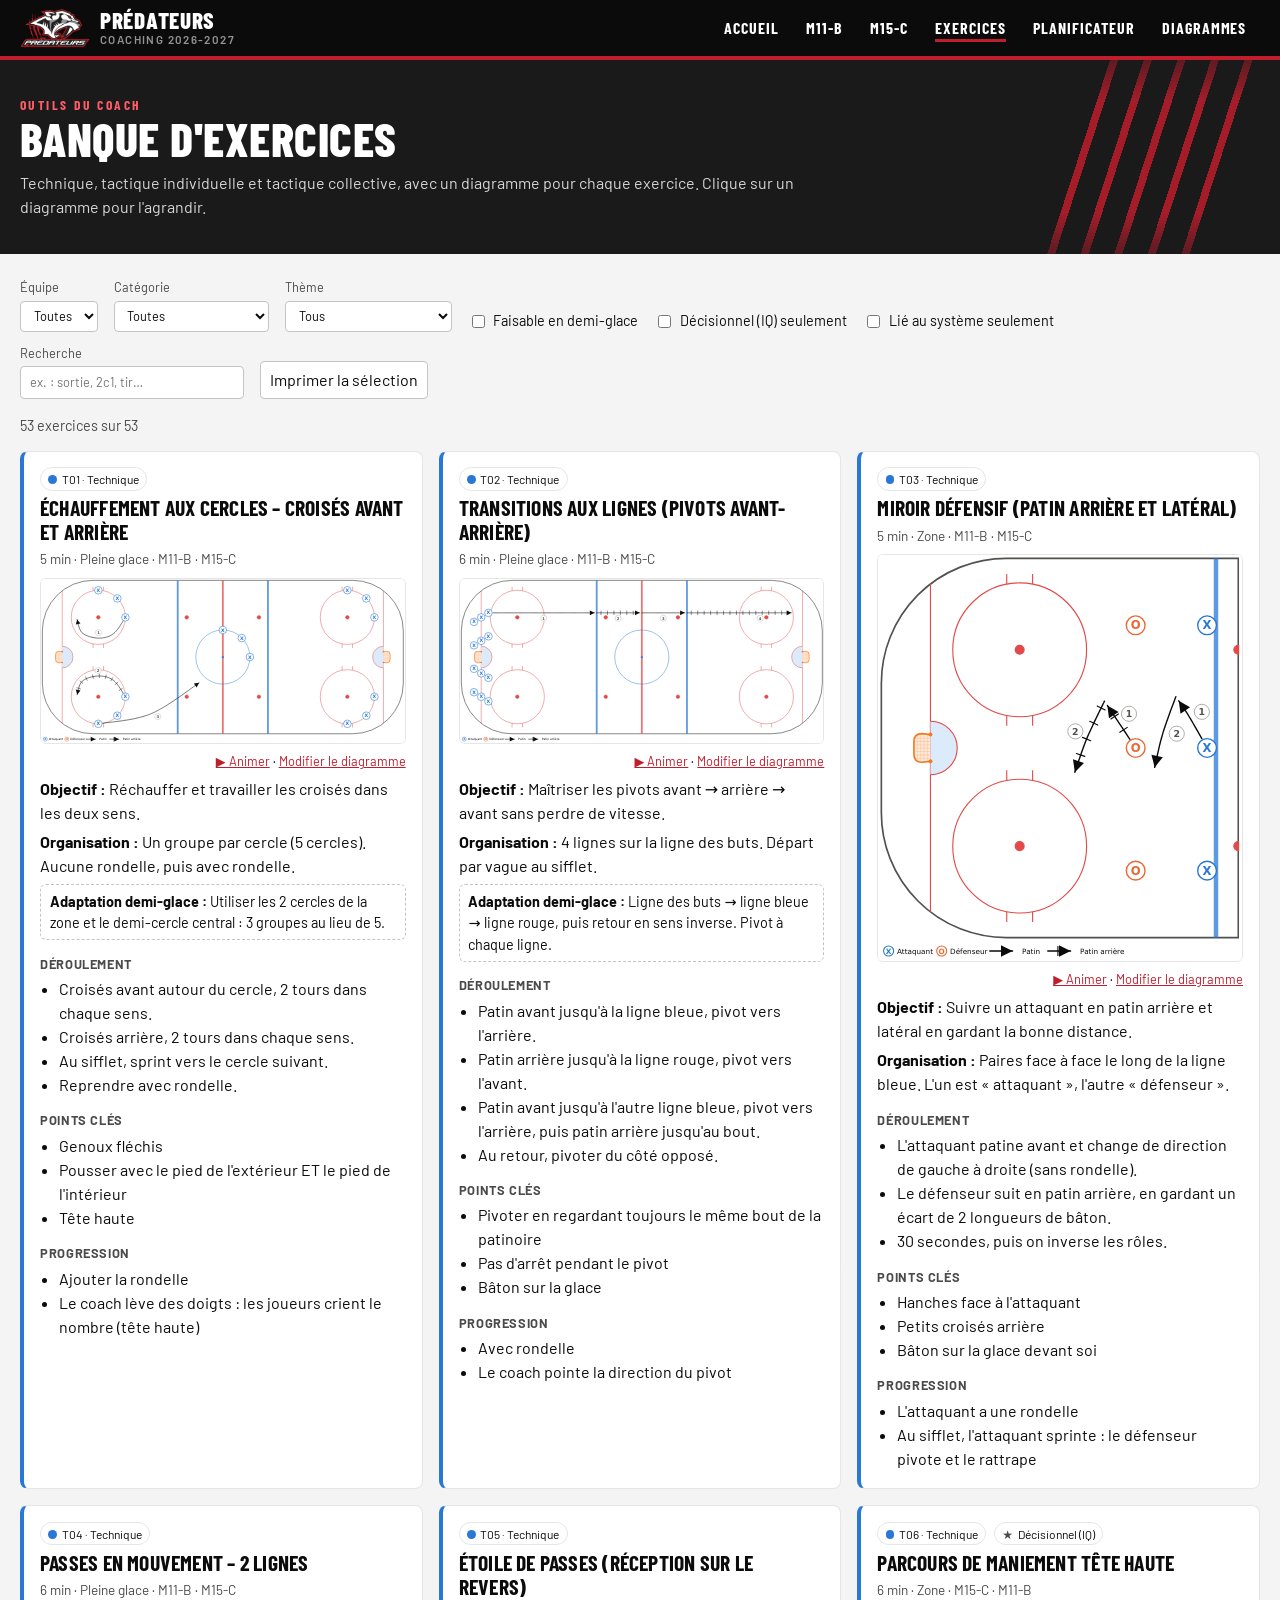
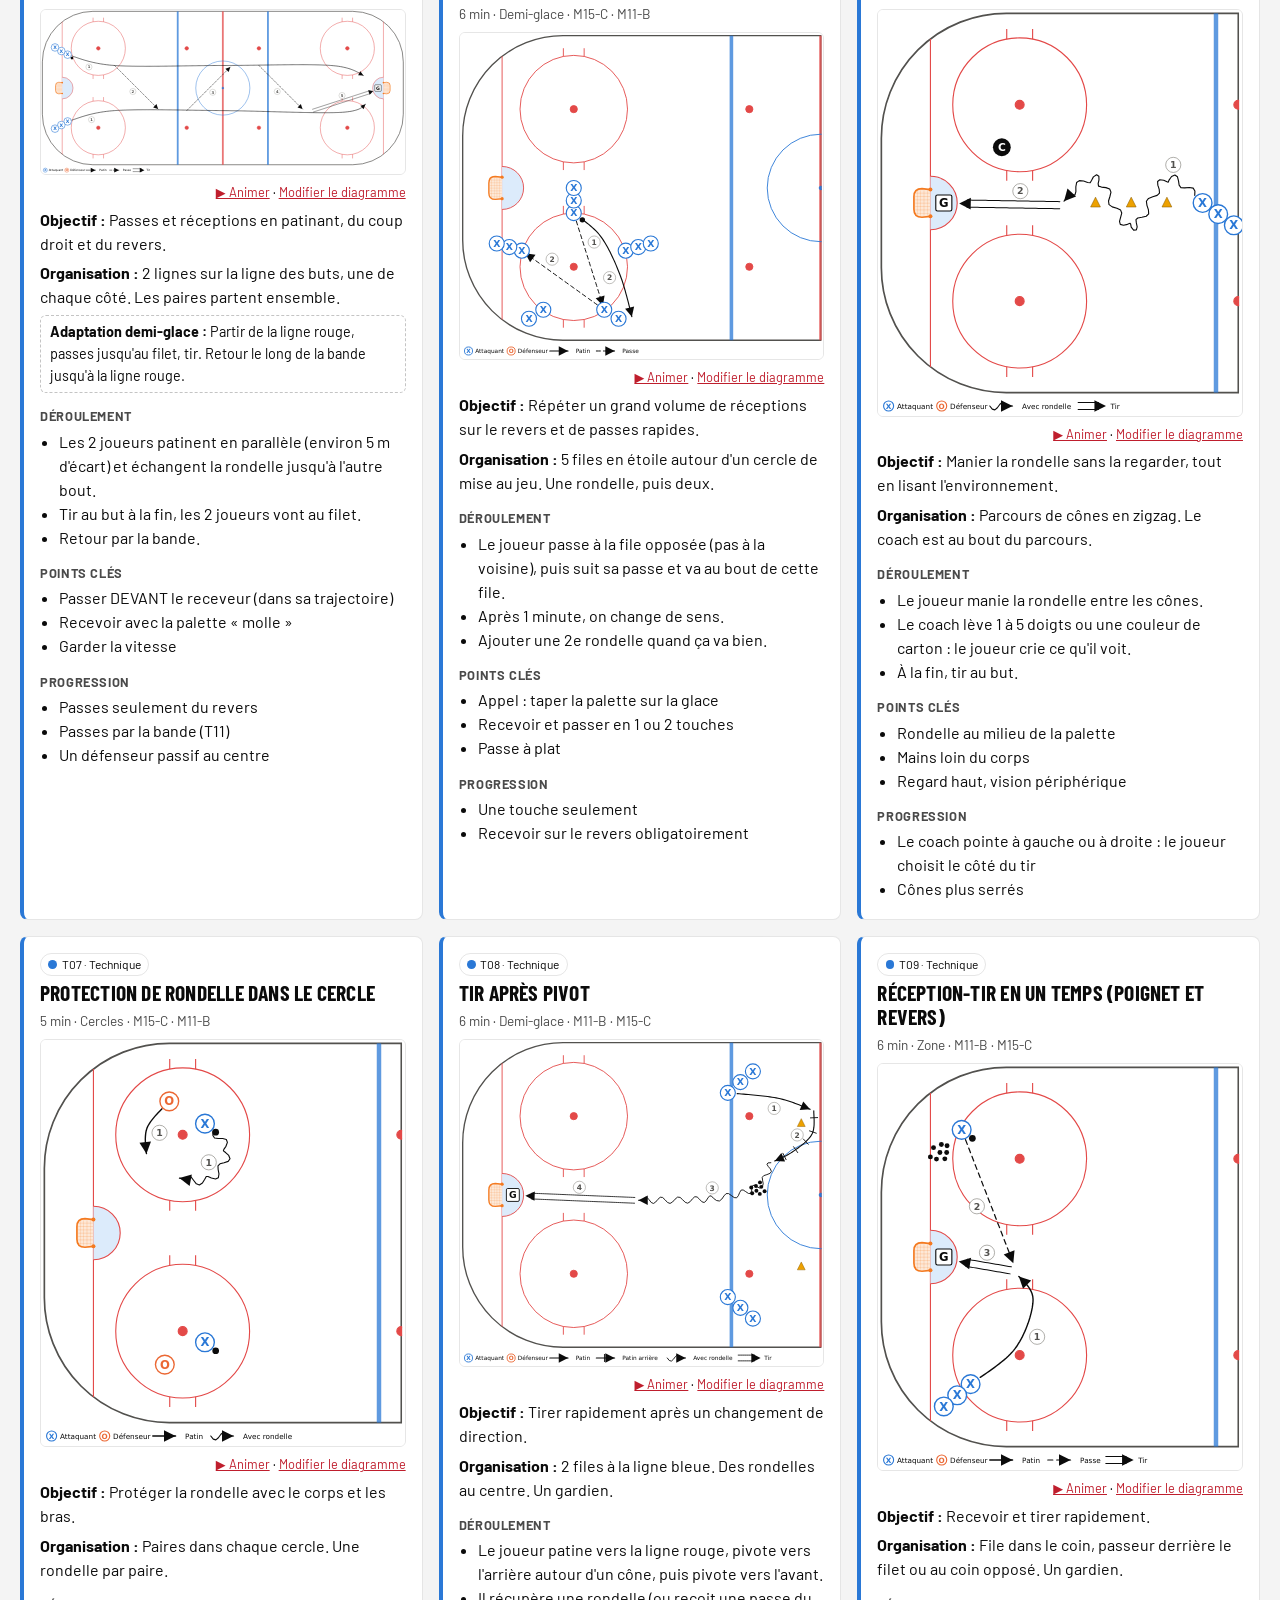
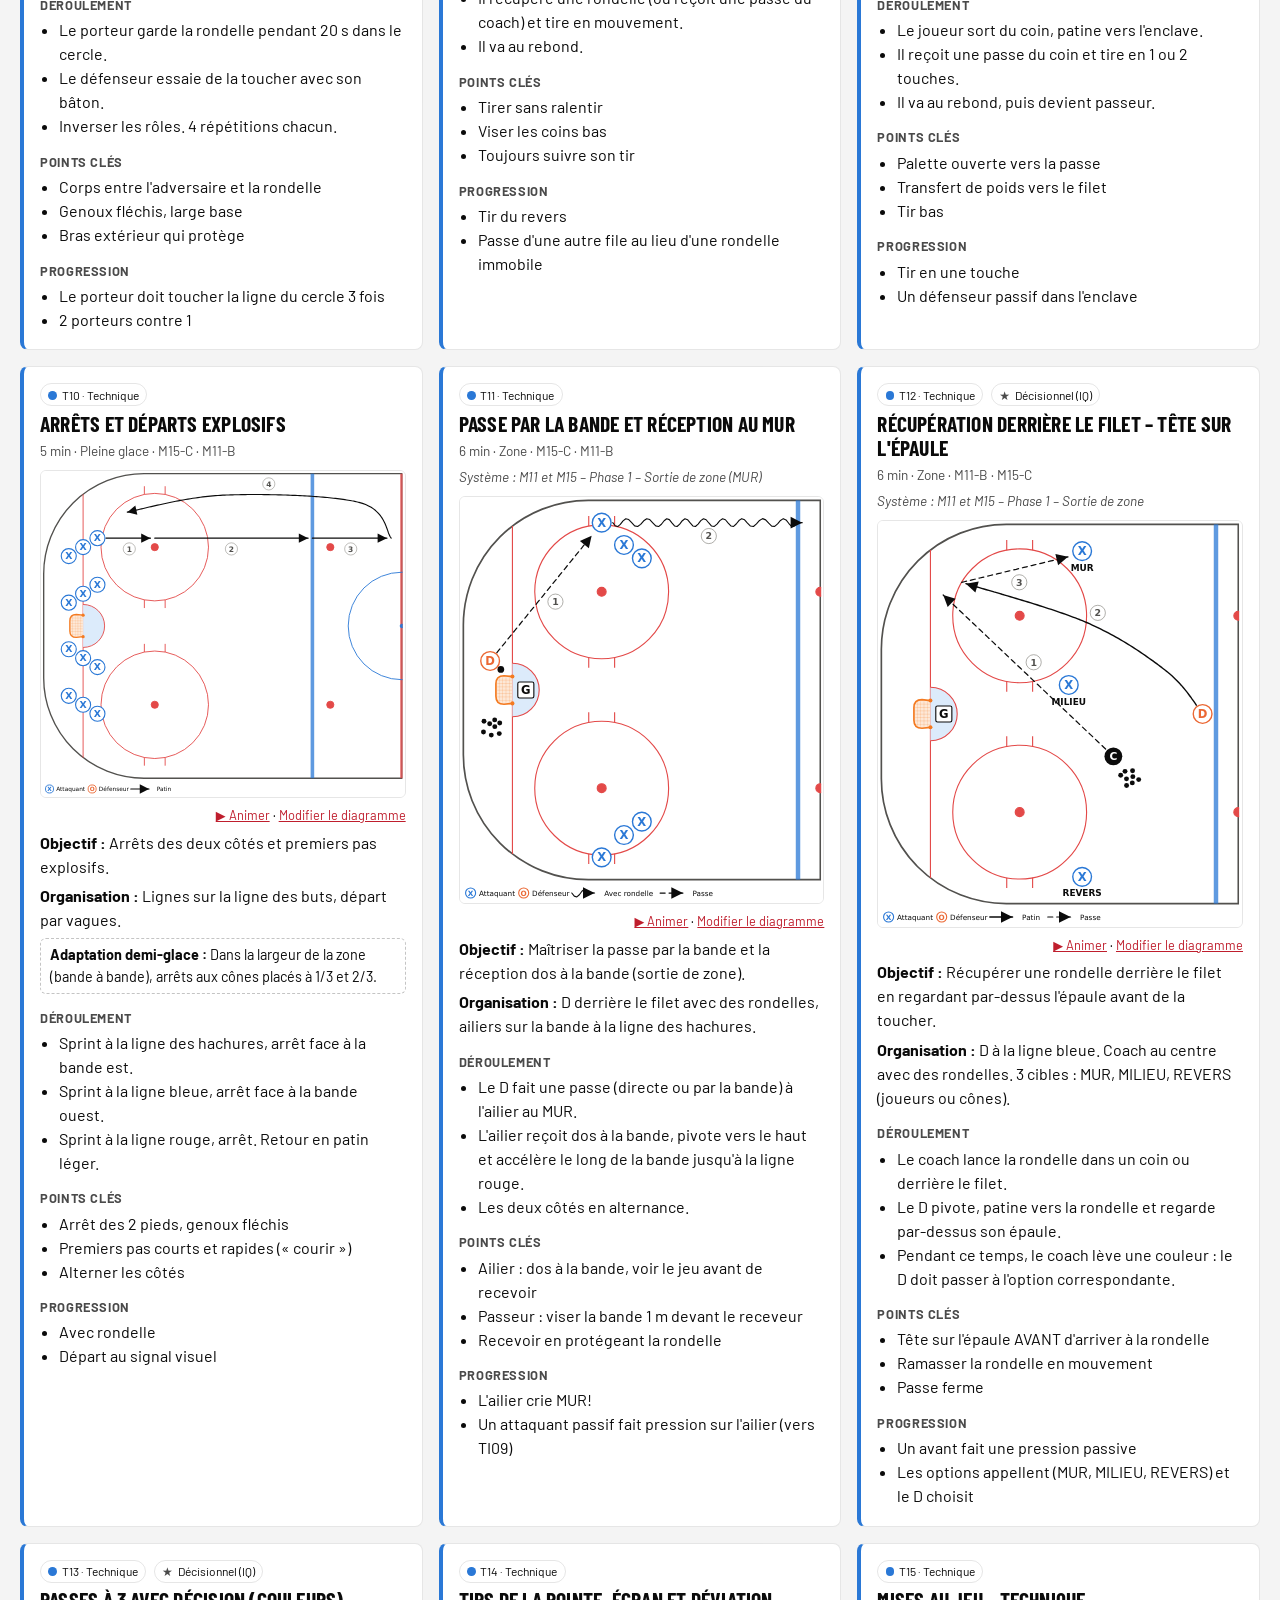
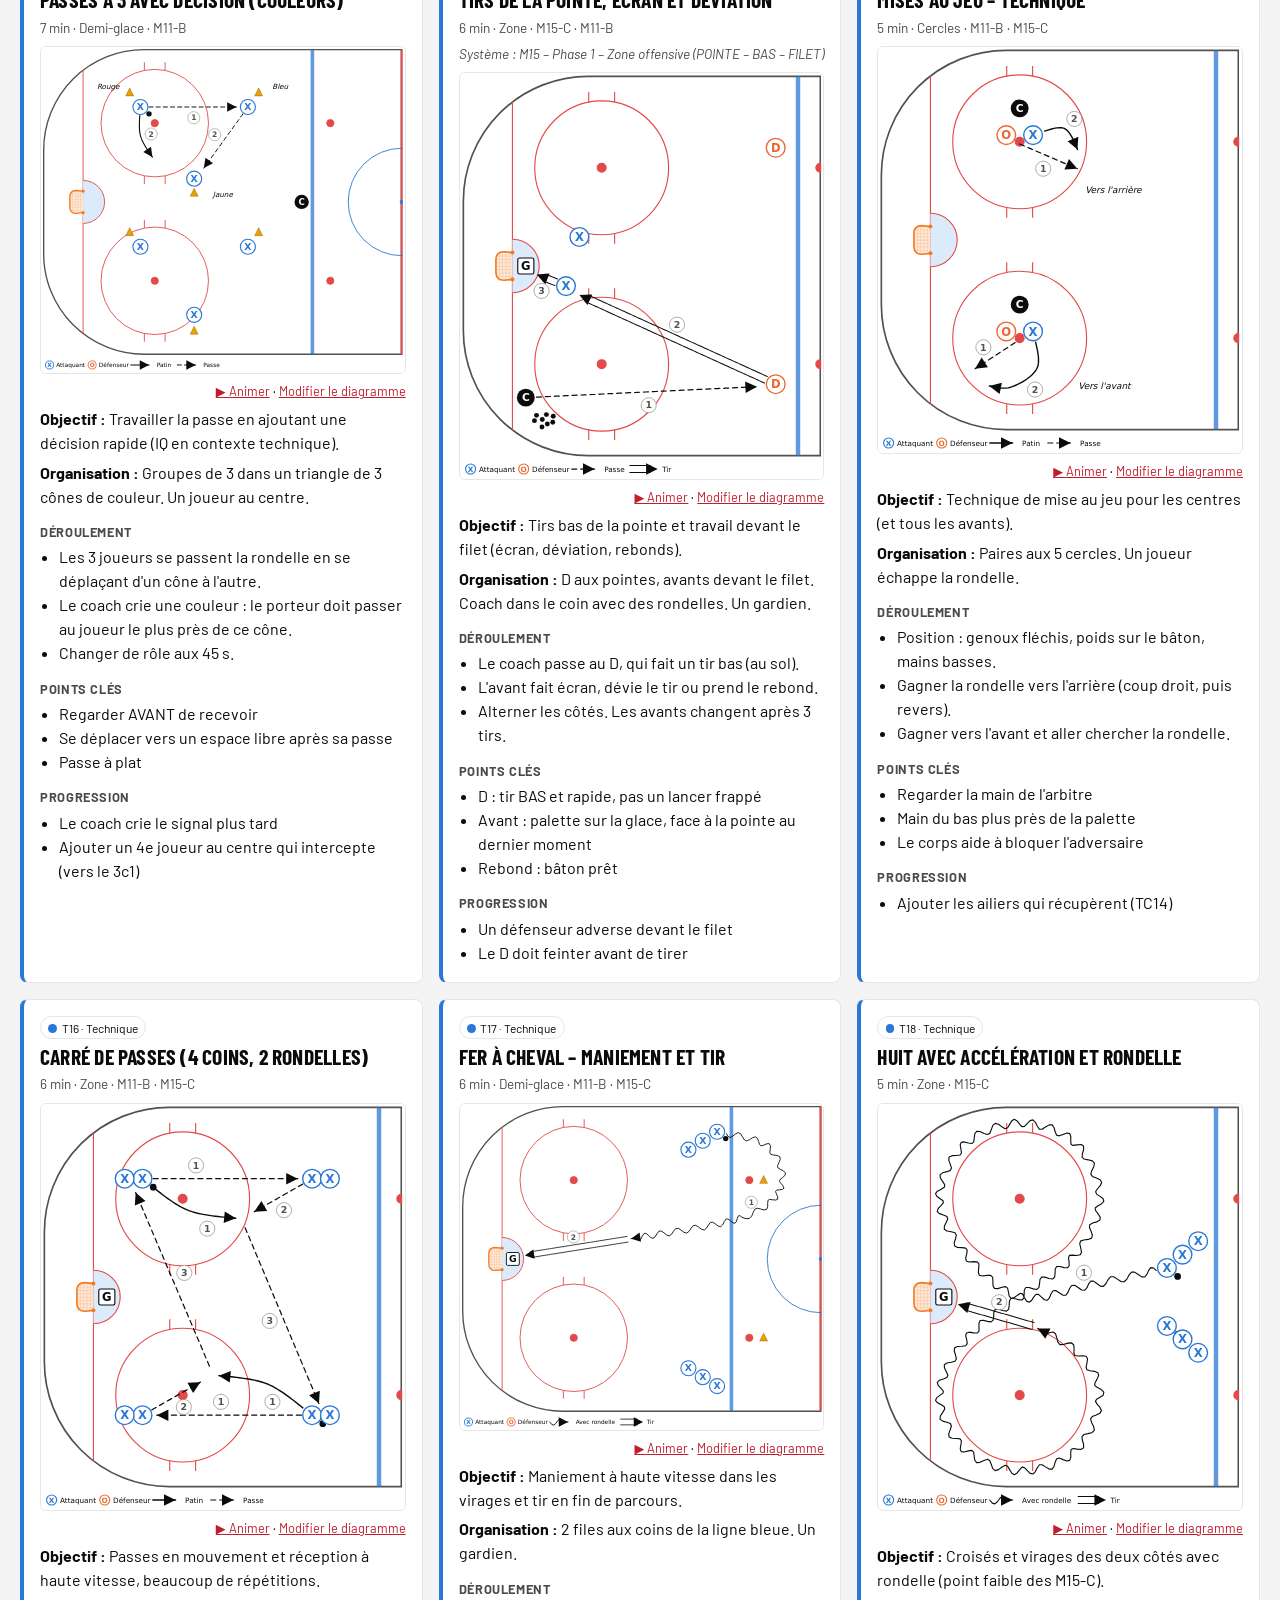
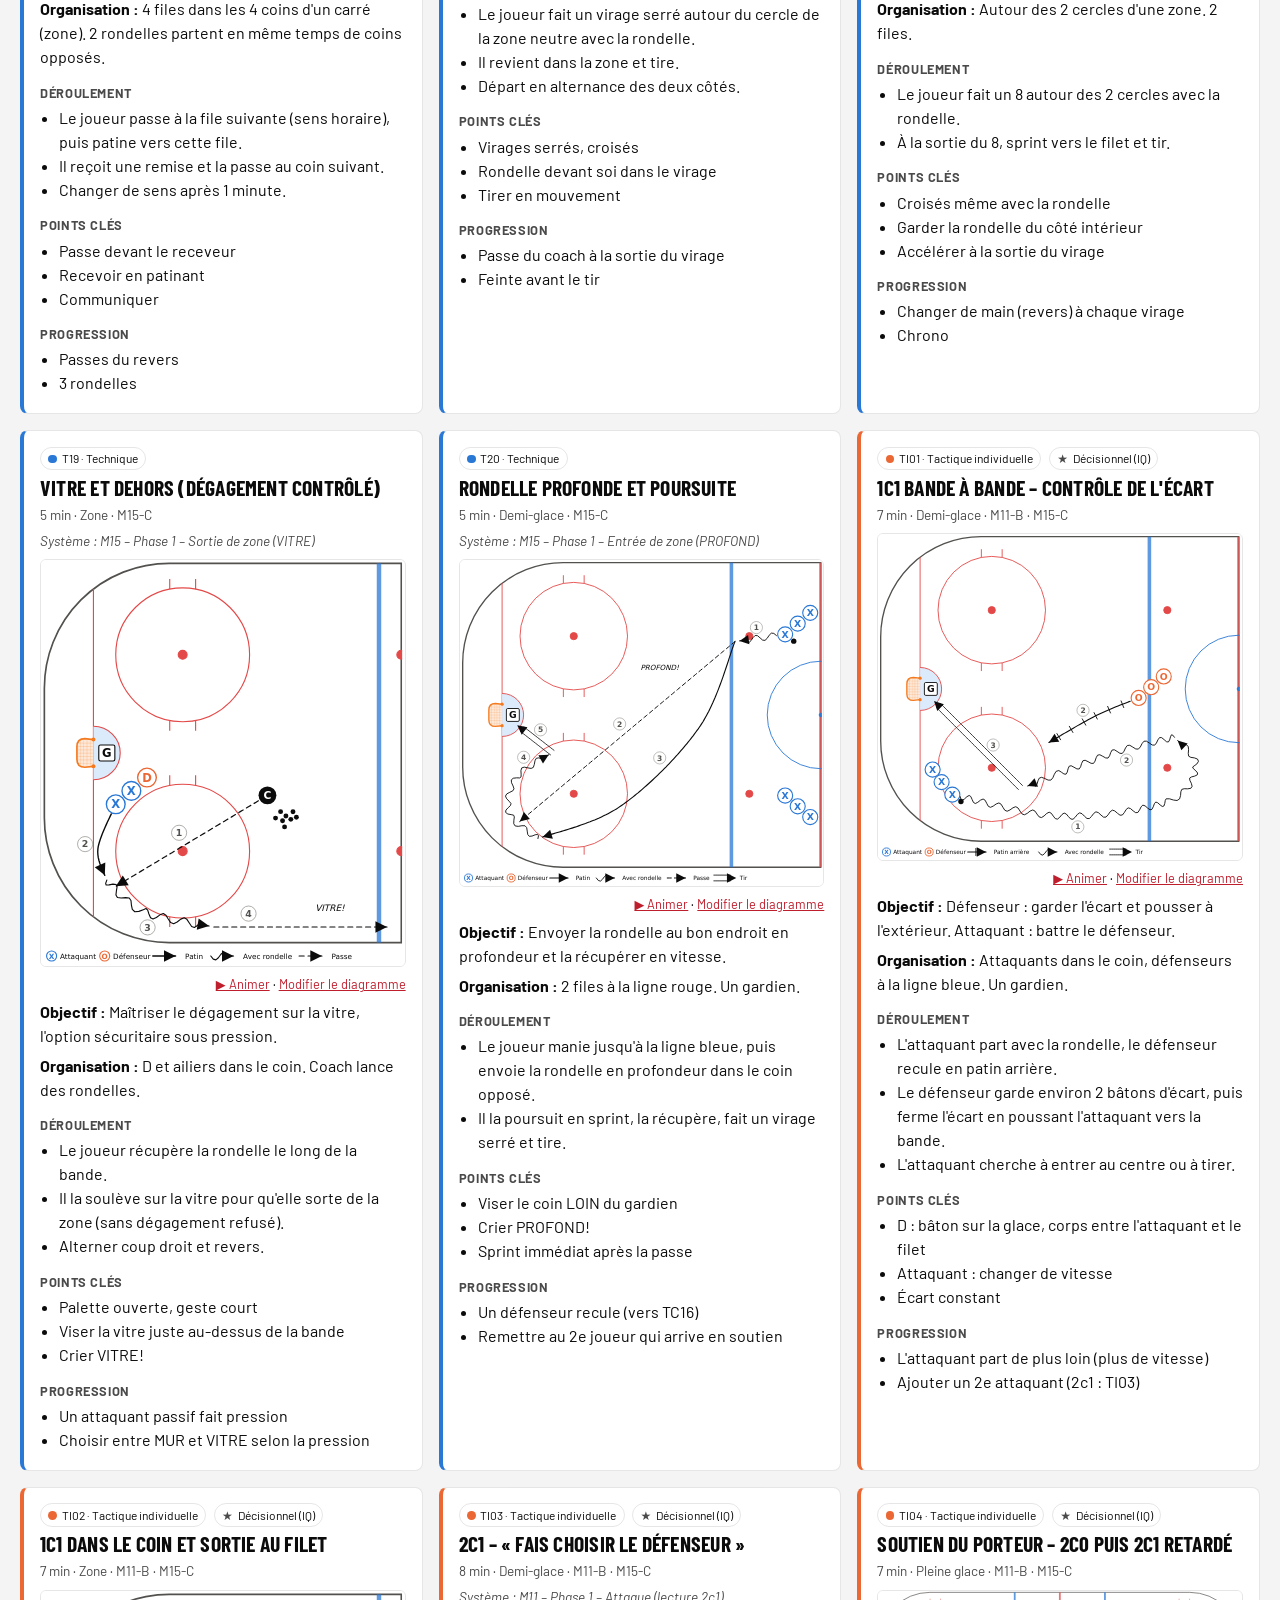
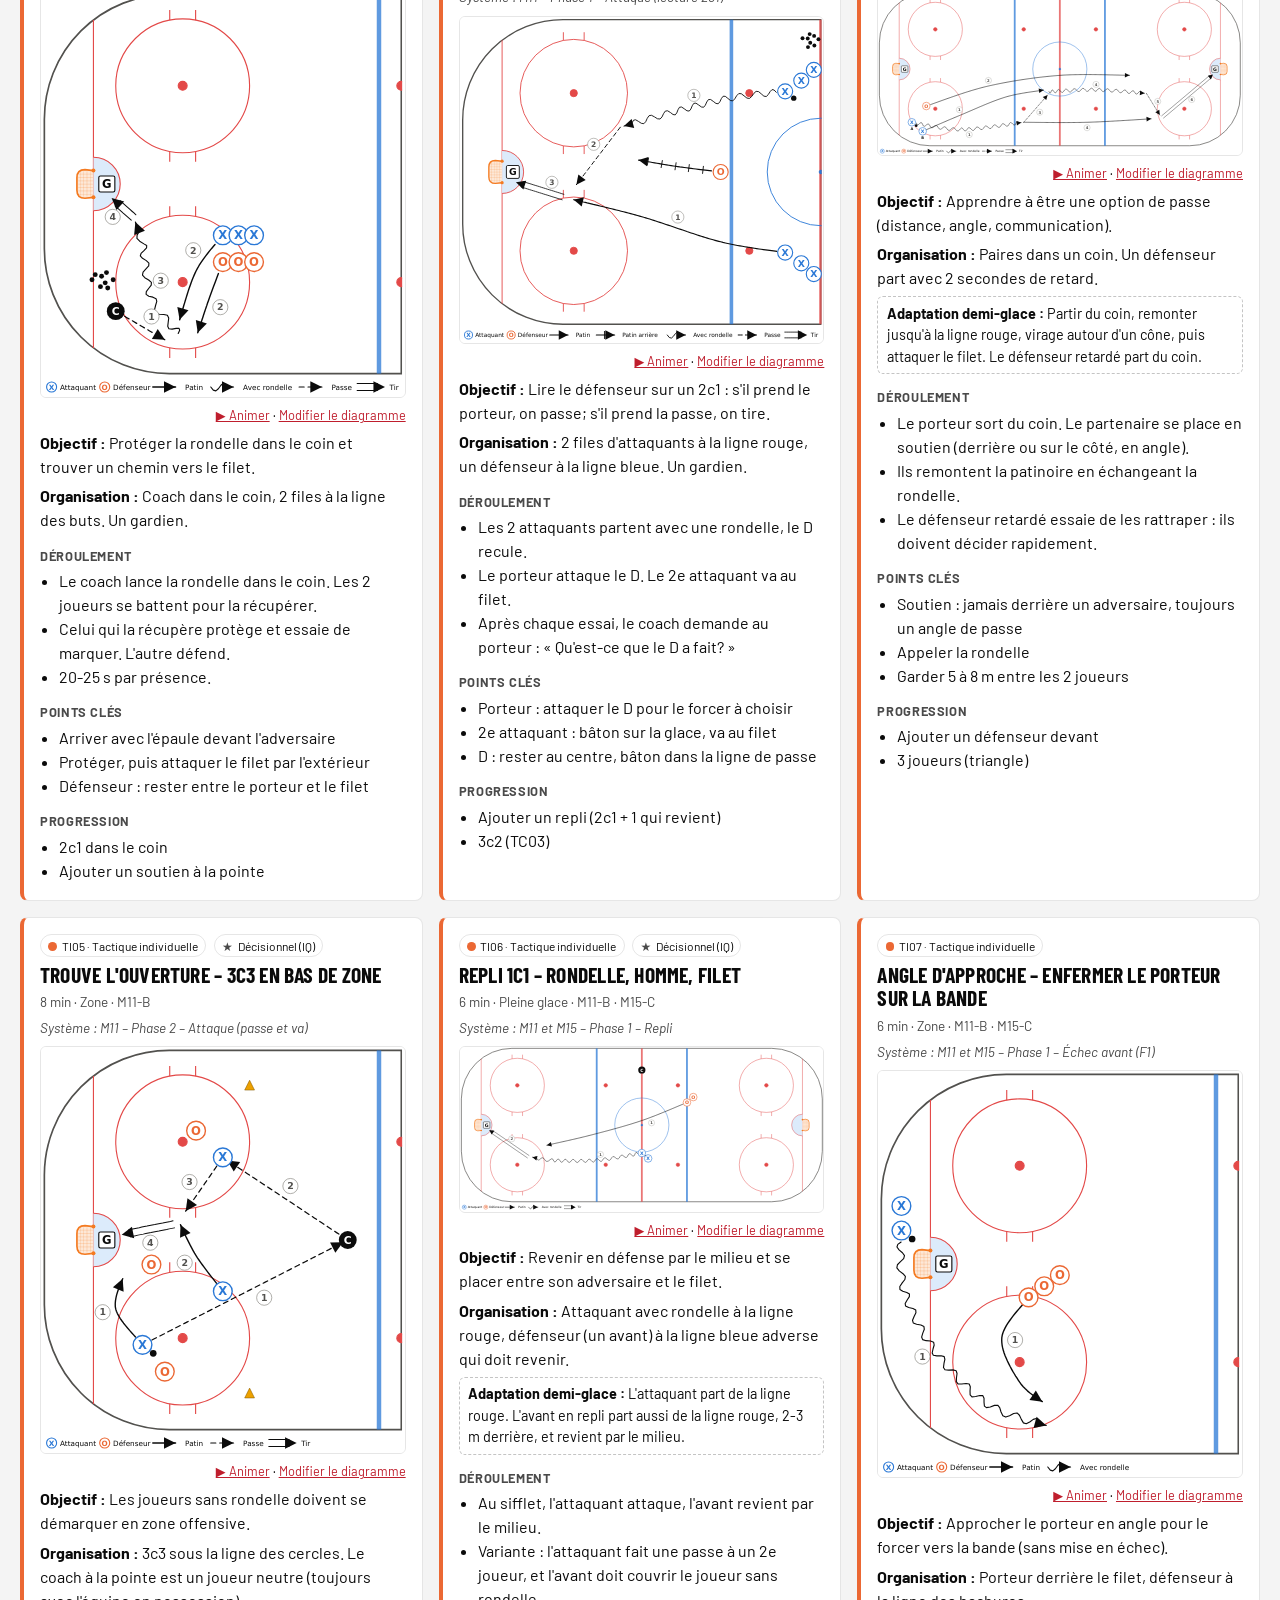
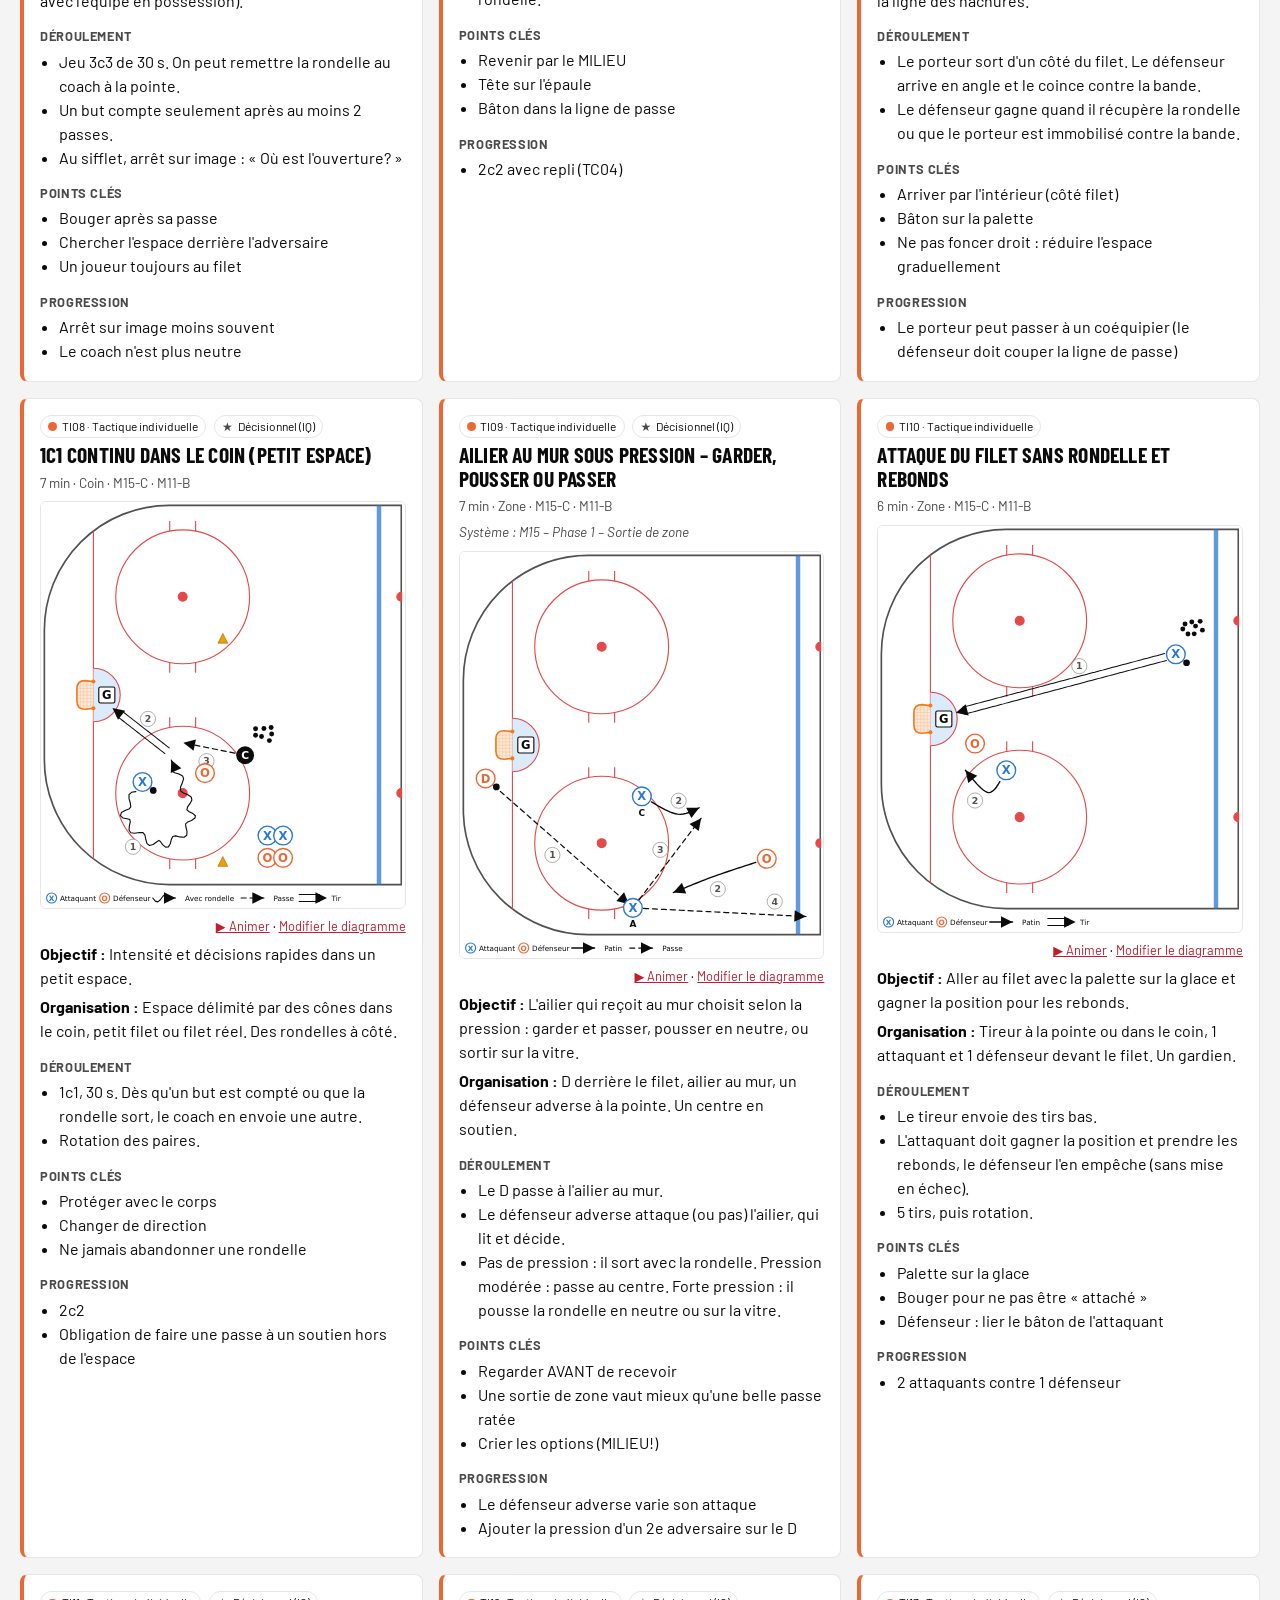
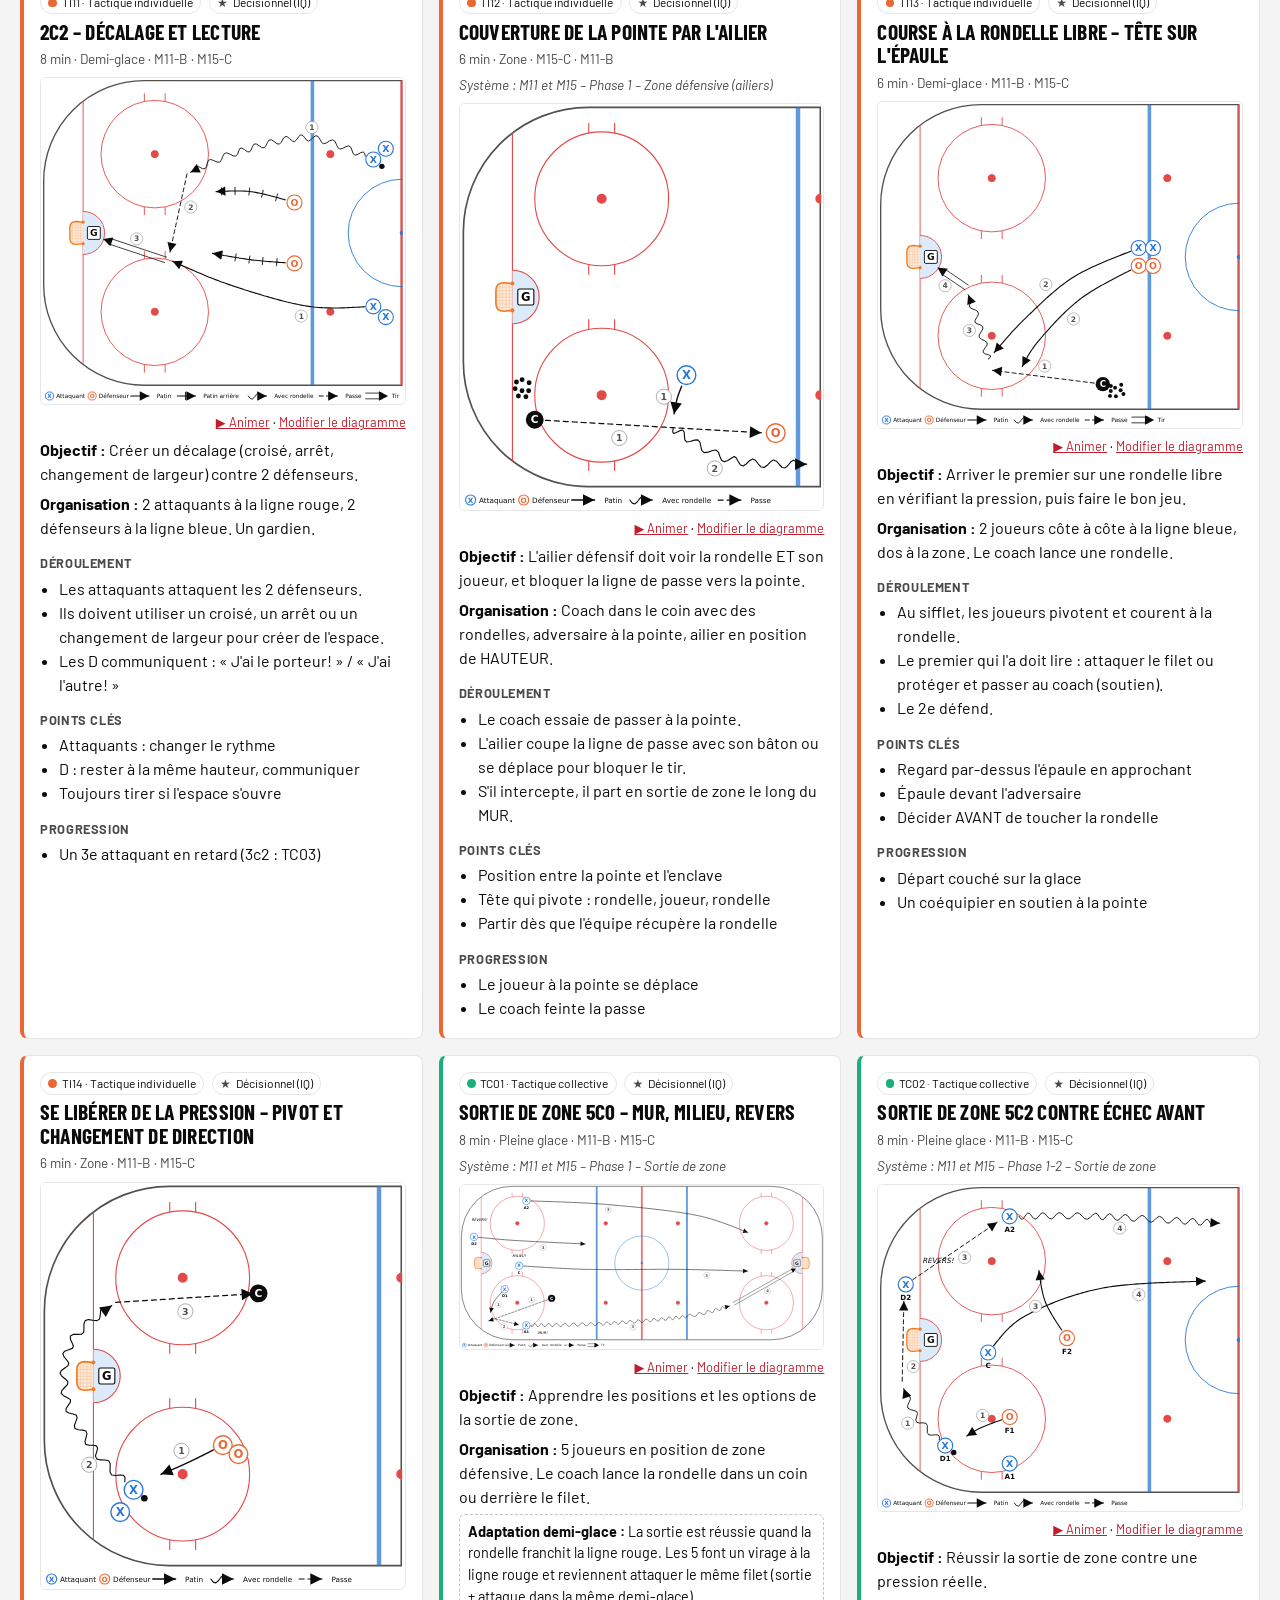
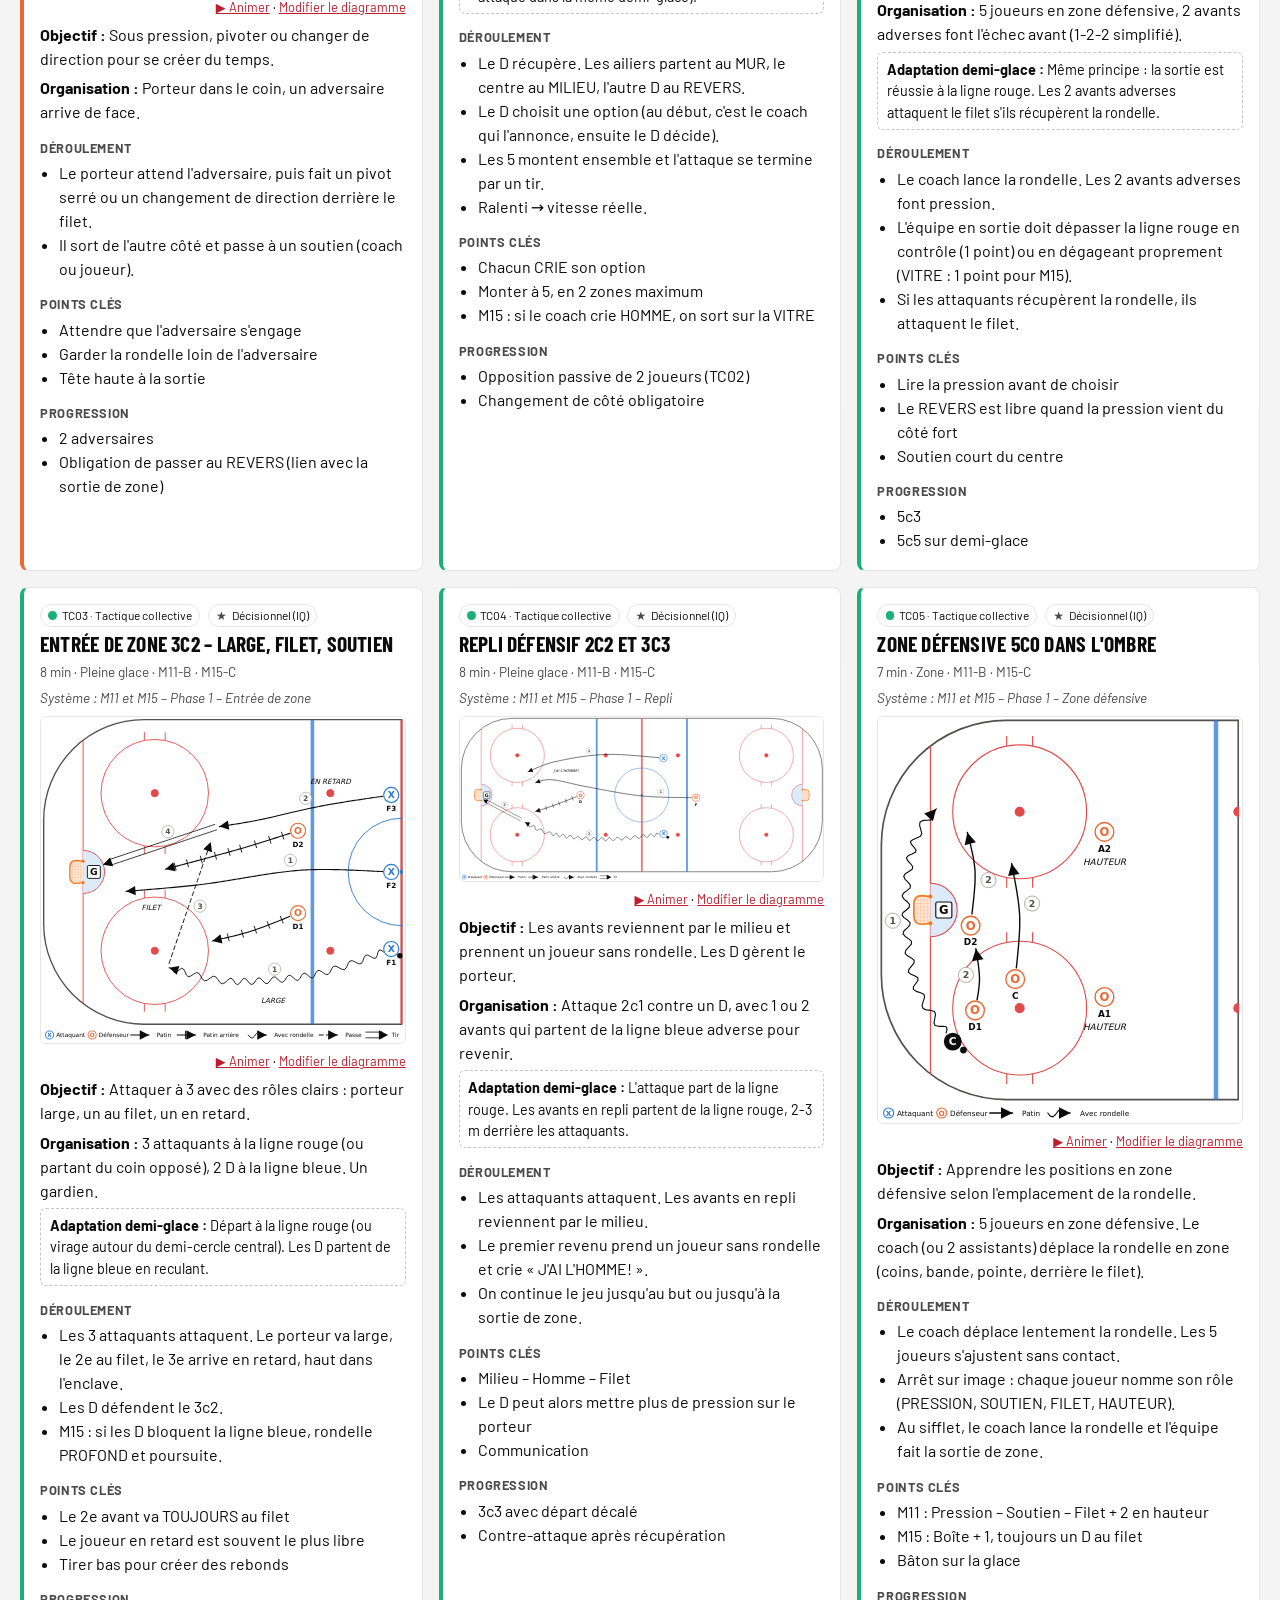
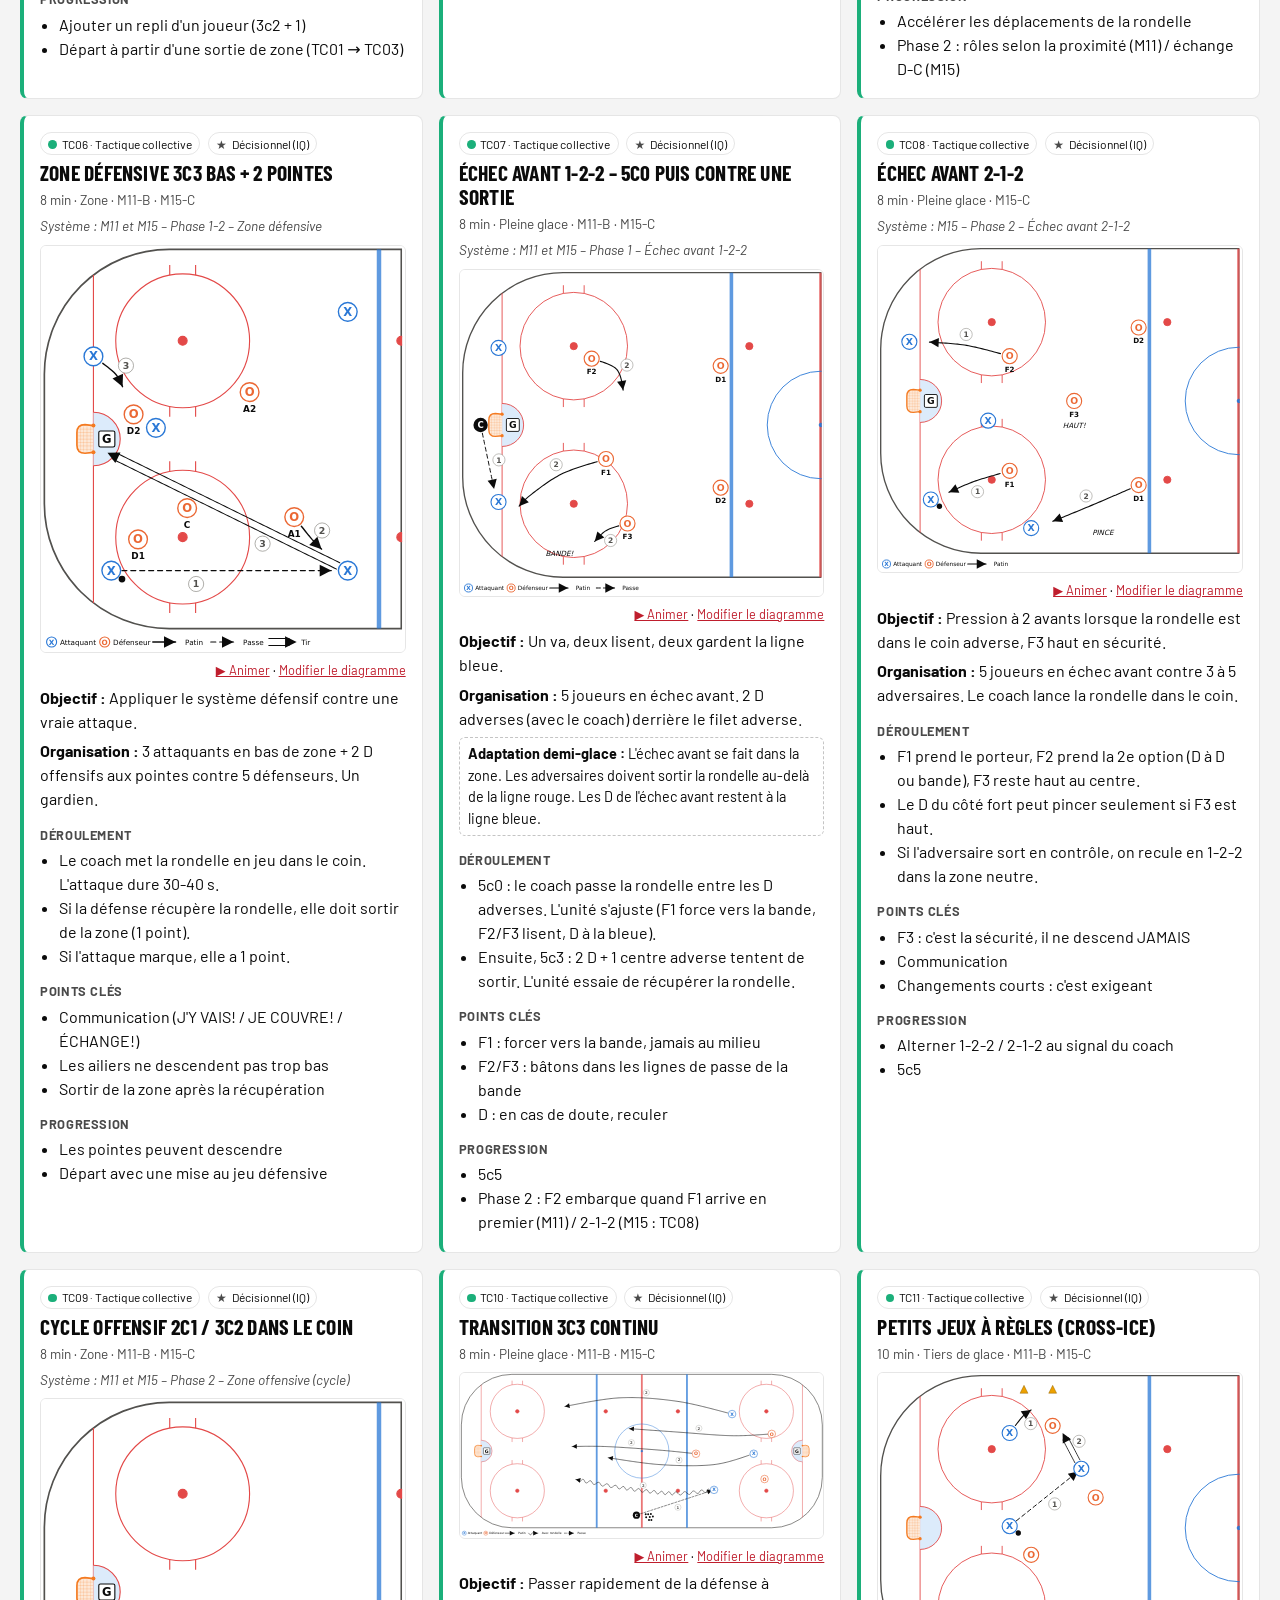
<file: outils/banque-exercices.html>
<!DOCTYPE html>
<html lang="fr-CA">
<head>
<meta charset="utf-8">
<meta name="viewport" content="width=device-width, initial-scale=1">
<title>Banque d'exercices – M11-B / M15-C</title>
<link rel="stylesheet" href="style.css">
</head>
<body>
<script src="site.js" data-racine=".." data-actif="banque"></script>
<header class="bandeau">
  <div class="page">
    <p class="surtitre">Outils du coach</p>
    <h1>Banque d'exercices</h1>
    <p class="ecran">Technique, tactique individuelle et tactique collective, avec un diagramme pour chaque exercice. Clique sur un diagramme pour l'agrandir.</p>
  </div>
</header>
<div class="page outil">

<section class="filtres" aria-label="Filtres">
  <label>Équipe
    <select id="f-equipe">
      <option value="">Toutes</option>
      <option value="M11">M11-B</option>
      <option value="M15">M15-C</option>
    </select>
  </label>
  <label>Catégorie
    <select id="f-categorie">
      <option value="">Toutes</option>
      <option value="T">Technique</option>
      <option value="TI">Tactique individuelle</option>
      <option value="TC">Tactique collective</option>
    </select>
  </label>
  <label>Thème
    <select id="f-theme"><option value="">Tous</option></select>
  </label>
  <label class="case"><input type="checkbox" id="f-demi"> Faisable en demi-glace</label>
  <label class="case"><input type="checkbox" id="f-iq"> Décisionnel (IQ) seulement</label>
  <label class="case"><input type="checkbox" id="f-systeme"> Lié au système seulement</label>
  <label class="recherche">Recherche
    <input type="search" id="f-texte" placeholder="ex. : sortie, 2c1, tir…">
  </label>
  <button type="button" onclick="window.print()">Imprimer la sélection</button>
</section>

<p id="compte" class="compte" aria-live="polite"></p>
<main id="liste" class="cartes"></main>

</div>

<dialog id="zoom" class="zoom" aria-label="Diagramme agrandi">
  <form method="dialog"><button aria-label="Fermer">✕ Fermer</button></form>
  <h2 id="zoom-titre"></h2>
  <div id="zoom-diagramme"></div>
</dialog>

<script src="exercices.js"></script>
<script src="diagrammes-donnees.js"></script>
<script src="diagrammes.js"></script>
<script src="animation.js"></script>
<script>
const $ = (id) => document.getElementById(id);

function remplirThemes() {
  const themes = [...new Set(EXERCICES.flatMap((e) => e.themes))].sort((a, b) => a.localeCompare(b, "fr"));
  for (const t of themes) $("f-theme").add(new Option(t, t));
}

function carte(e) {
  const cat = CATEGORIES[e.categorie];
  const equipes = e.equipes.map((q) => EQUIPES[q].nom).join(" · ");
  const liste = (items) => items && items.length ? `<ul>${items.map((i) => `<li>${i}</li>`).join("")}</ul>` : "";
  const diag = diagrammeDe(e.id);
  return `
  <article class="carte" style="--cat:${cat.couleur}; --cat-sombre:${cat.couleurSombre}">
    <header>
      <span class="pastille cat-${e.categorie}">${e.id} · ${cat.nom}</span>
      ${e.iq ? '<span class="pastille iq">Décisionnel (IQ)</span>' : ""}
      <h2>${e.nom}</h2>
      <p class="meta">${e.duree} min · ${e.espace} · ${equipes}</p>
      ${e.systeme ? `<p class="systeme">Système : ${e.systeme}</p>` : ""}
    </header>
    ${diag ? `<figure class="diagramme"><button type="button" class="agrandir" data-id="${e.id}" title="Agrandir le diagramme">${dessinerDiagramme(diag, { titre: e.nom })}</button></figure>` : ""}
    <p class="ecran lien-editeur">${diag && (diag.trajets || []).length ? `<button type="button" class="lien animer" data-id="${e.id}">▶ Animer</button> · ` : ""}<a href="editeur-diagrammes.html#${e.id}">${diag ? "Modifier le diagramme" : "Dessiner le diagramme"}</a></p>
    <p><strong>Objectif :</strong> ${e.objectif}</p>
    <p><strong>Organisation :</strong> ${e.organisation}</p>
    ${e.demi ? `<p class="adaptation"><strong>Adaptation demi-glace :</strong> ${e.demi}</p>` : ""}
    <h3>Déroulement</h3>${liste(e.deroulement)}
    <h3>Points clés</h3>${liste(e.pointsCles)}
    ${e.progression && e.progression.length ? `<h3>Progression</h3>${liste(e.progression)}` : ""}
  </article>`;
}

function afficher() {
  const equipe = $("f-equipe").value;
  const categorie = $("f-categorie").value;
  const theme = $("f-theme").value;
  const iq = $("f-iq").checked;
  const demi = $("f-demi").checked;
  const systeme = $("f-systeme").checked;
  const texte = $("f-texte").value.trim().toLowerCase();

  const resultats = EXERCICES.filter((e) =>
    (!equipe || e.equipes.includes(equipe)) &&
    (!categorie || e.categorie === categorie) &&
    (!theme || e.themes.includes(theme)) &&
    (!iq || e.iq) &&
    (!demi || e.espace !== "Pleine glace" || e.demi) &&
    (!systeme || e.systeme) &&
    (!texte || JSON.stringify(e).toLowerCase().includes(texte))
  );

  $("liste").innerHTML = resultats.map(carte).join("") || "<p>Aucun exercice ne correspond aux filtres.</p>";
  $("compte").textContent = `${resultats.length} exercice${resultats.length > 1 ? "s" : ""} sur ${EXERCICES.length}`;
}

remplirThemes();
// Lien depuis la page d'une équipe (ex. : banque-exercices.html#M11) : présélectionner l'équipe
if (EQUIPES[location.hash.slice(1)]) {
  $("f-equipe").value = location.hash.slice(1);
  $("f-demi").checked = EQUIPES[$("f-equipe").value].glace === "Demi-glace";
}
// Les M11 ont une demi-glace : cocher le filtre automatiquement
$("f-equipe").addEventListener("input", () => { $("f-demi").checked = EQUIPES[$("f-equipe").value]?.glace === "Demi-glace"; });
for (const id of ["f-equipe", "f-categorie", "f-theme", "f-demi", "f-iq", "f-systeme", "f-texte"]) {
  $(id).addEventListener("input", afficher);
}
afficher();

// Clic sur un diagramme : version agrandie avec le lecteur d'animation (« ▶ Animer » la fait jouer tout de suite)
let lecteur = null;
$("liste").addEventListener("click", (ev) => {
  const b = ev.target.closest(".agrandir, .animer");
  if (!b) return;
  const e = EXERCICES.find((x) => x.id === b.dataset.id);
  $("zoom-titre").textContent = `${e.id} – ${e.nom}`;
  lecteur = AnimationDiagramme.creer($("zoom-diagramme"), diagrammeDe(e.id), { titre: e.nom, auto: b.classList.contains("animer") });
  $("zoom").showModal();
});
$("zoom").addEventListener("click", (ev) => { if (ev.target === $("zoom")) $("zoom").close(); });
$("zoom").addEventListener("close", () => { lecteur?.detruire(); lecteur = null; });
</script>
</body>
</html>
</file>
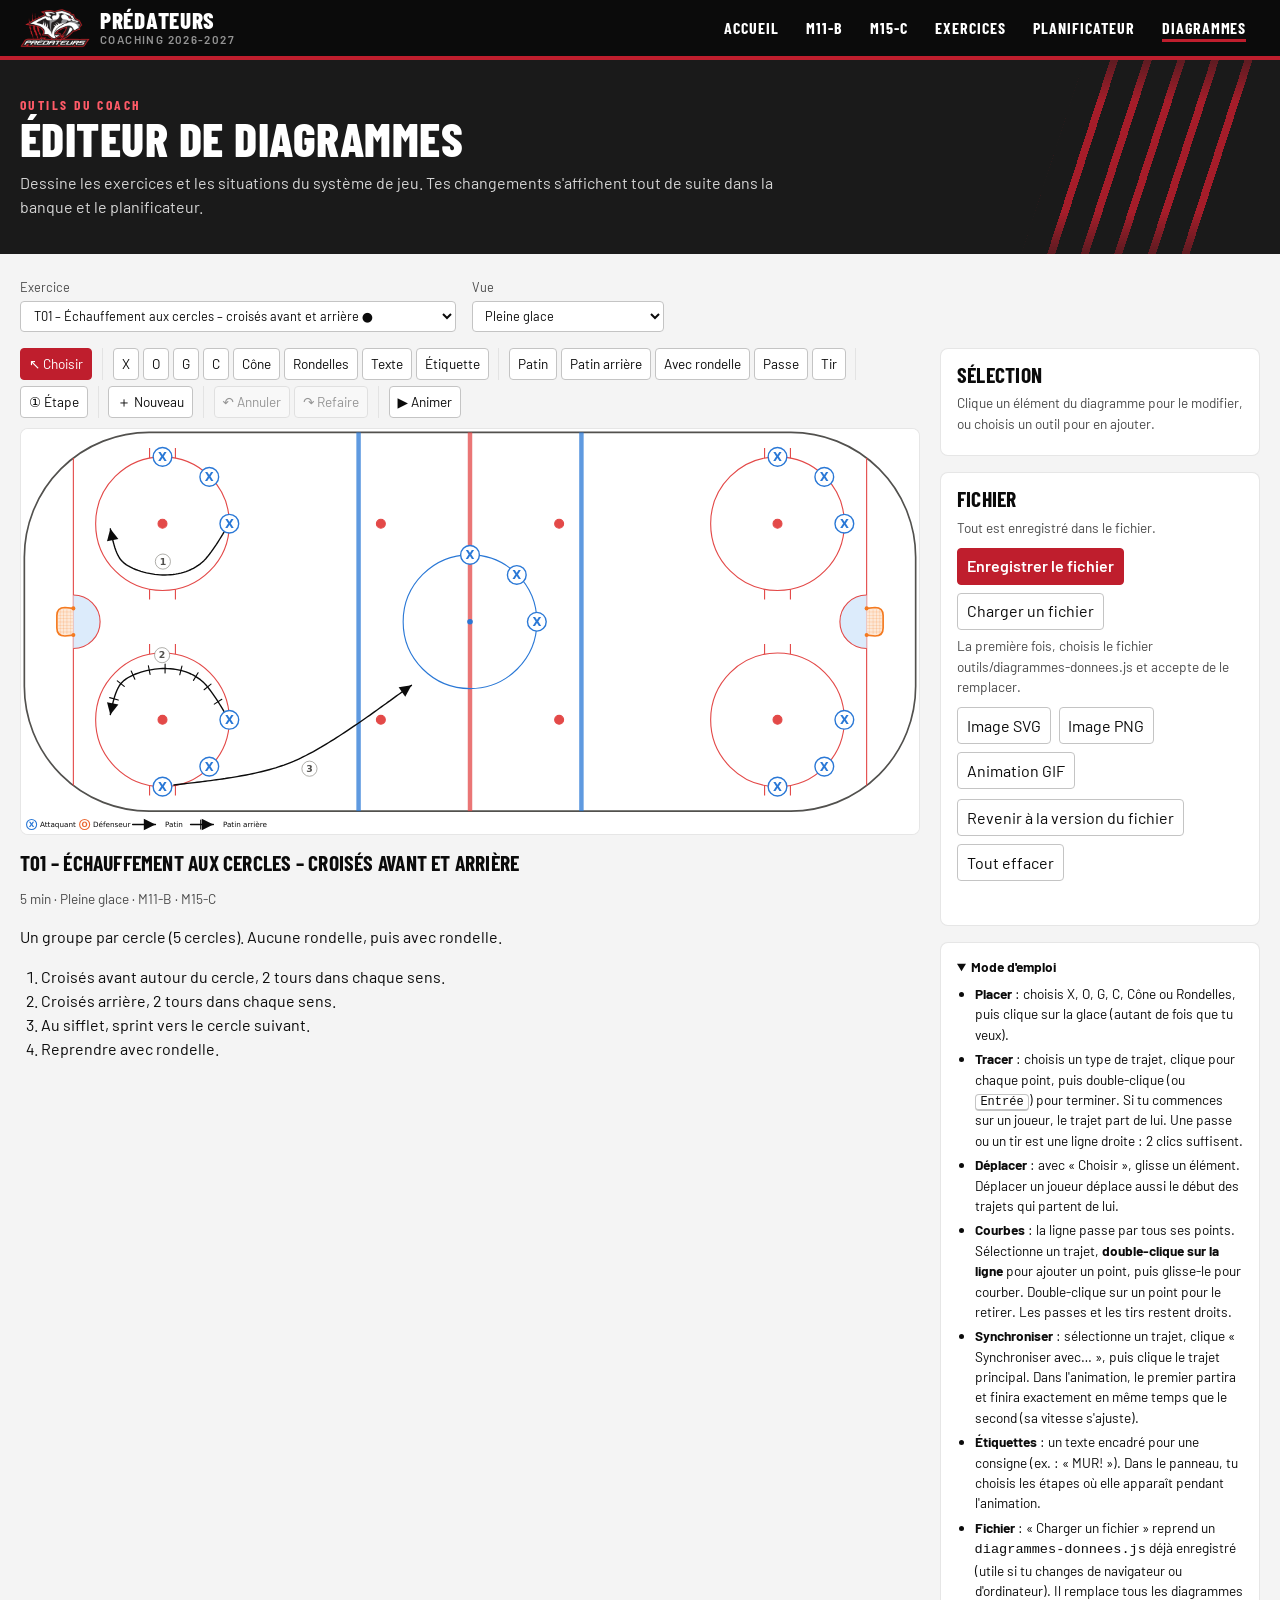
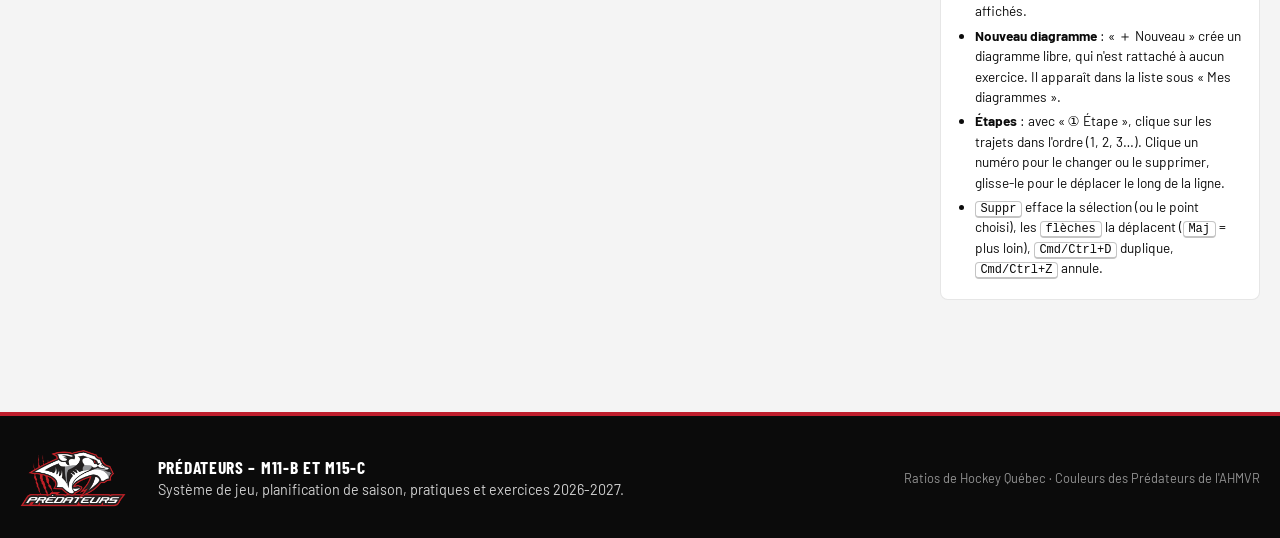
<file: outils/editeur-diagrammes.html>
<!DOCTYPE html>
<html lang="fr-CA">
<head>
<meta charset="utf-8">
<meta name="viewport" content="width=device-width, initial-scale=1">
<title>Éditeur de diagrammes – M11-B / M15-C</title>
<link rel="stylesheet" href="style.css">
<style>
  .editeur { display: grid; grid-template-columns: minmax(0, 1fr) 20rem; gap: 1.25rem; align-items: start; }
  @media (max-width: 1000px) { .editeur { grid-template-columns: 1fr; } }
  .outils { display: flex; flex-wrap: wrap; gap: 0.4rem 0.6rem; margin-bottom: 0.6rem; align-items: center; }
  .outils .groupe { display: flex; flex-wrap: wrap; gap: 0.25rem; padding-right: 0.6rem; border-right: 1px solid var(--ligne); }
  .outils .groupe:last-child { border-right: none; }
  .outils button { font-size: 0.85rem; padding: 0.3rem 0.5rem; }
  .outils button[aria-pressed="true"] { background: var(--accent); border-color: var(--accent); color: #fff; }
  .outils button:disabled { opacity: 0.4; cursor: default; }
  #scene { background: #fff; border: 1px solid var(--bordure); border-radius: 8px; overflow: hidden; user-select: none; touch-action: none; }
  #scene svg { display: block; width: 100%; height: auto; max-height: calc(100vh - 13rem); }
  #scene.placer { cursor: crosshair; }
  #apercu .anim-scene svg { display: block; width: 100%; height: auto; max-height: calc(100vh - 16rem); background: #fff; border: 1px solid var(--bordure); border-radius: 8px; }
  #apercu-avis { font-size: 0.85rem; border-left: 3px solid var(--accent); padding: 0.2rem 0.7rem; margin: 0.6rem 0 0; }
  #apercu-avis ul { margin: 0.3rem 0; padding-left: 1.1rem; }
  .panneau { background: var(--surface); border: 1px solid var(--bordure); border-radius: 8px; padding: 0.9rem 1rem; margin-bottom: 1rem; }
  .panneau h2 { margin-top: 0; }
  .panneau label { display: flex; flex-direction: column; gap: 0.2rem; font-size: 0.8rem; color: var(--encre-2); margin: 0.5rem 0; }
  .panneau label.case { flex-direction: row; align-items: center; gap: 0.4rem; font-size: 0.9rem; color: var(--encre); }
  .panneau .boutons { margin: 0.6rem 0 0; }
  .panneau p { margin: 0.4rem 0; }
  .etat { font-size: 0.85rem; color: var(--encre-2); }
  .message { font-size: 0.85rem; font-weight: 600; min-height: 1.2em; }
  .aide { font-size: 0.85rem; }
  .aide ul { padding-left: 1.1rem; margin: 0.4rem 0; }
  .aide li { margin: 0.25rem 0; }
  kbd { font: 0.75rem ui-monospace, monospace; border: 1px solid var(--axe); border-bottom-width: 2px; border-radius: 4px; padding: 0 0.3rem; }
  .infos { margin-top: 1rem; }
  .infos ol { margin: 0.3rem 0; padding-left: 1.3rem; }
  #f-exercice { min-width: 24rem; max-width: 100%; }
</style>
</head>
<body>
<script src="site.js" data-racine=".." data-actif="editeur"></script>
<header class="bandeau">
  <div class="page">
    <p class="surtitre">Outils du coach</p>
    <h1>Éditeur de diagrammes</h1>
    <p>Dessine les exercices et les situations du système de jeu. Tes changements s'affichent tout de suite dans la banque et le planificateur.</p>
  </div>
</header>
<div class="page outil">

<section class="entete-plan">
  <label>Exercice <select id="f-exercice"></select></label>
  <label id="l-nom" hidden>Nom <input id="f-nom" placeholder="Nom du diagramme"></label>
  <label>Vue
    <select id="f-vue">
      <option value="zone">Zone (jusqu'à la ligne bleue)</option>
      <option value="demi">Demi-glace</option>
      <option value="pleine">Pleine glace</option>
    </select>
  </label>
</section>

<div class="editeur">
  <main>
    <div class="outils" role="toolbar" aria-label="Outils">
      <div class="groupe">
        <button data-outil="choisir" title="Sélectionner et déplacer (Échap)">↖ Choisir</button>
      </div>
      <div class="groupe" aria-label="Placer">
        <button data-outil="X" title="Attaquant">X</button>
        <button data-outil="O" title="Défenseur">O</button>
        <button data-outil="G" title="Gardien">G</button>
        <button data-outil="C" title="Coach">C</button>
        <button data-outil="cone">Cône</button>
        <button data-outil="pile">Rondelles</button>
        <button data-outil="note">Texte</button>
        <button data-outil="etiquette" title="Texte encadré, qui peut n'apparaître que pendant certaines étapes de l'animation">Étiquette</button>
      </div>
      <div class="groupe" aria-label="Tracer">
        <button data-outil="patin">Patin</button>
        <button data-outil="arriere">Patin arrière</button>
        <button data-outil="rondelle">Avec rondelle</button>
        <button data-outil="passe">Passe</button>
        <button data-outil="tir">Tir</button>
      </div>
      <div class="groupe">
        <button data-outil="etape" title="Clique sur un trajet pour lui donner le prochain numéro d'étape">① Étape</button>
      </div>
      <div class="groupe">
        <button id="b-nouveau" title="Créer un diagramme qui n'est rattaché à aucun exercice">＋ Nouveau</button>
      </div>
      <div class="groupe">
        <button id="b-annuler" title="Annuler (Cmd/Ctrl+Z)">↶ Annuler</button>
        <button id="b-refaire" title="Refaire (Cmd/Ctrl+Maj+Z)">↷ Refaire</button>
      </div>
      <div class="groupe">
        <button id="b-animer" aria-pressed="false" title="Aperçu de l'animation des étapes (clique un outil pour revenir à l'édition)">▶ Animer</button>
      </div>
    </div>

    <div id="scene"></div>
    <div id="apercu" hidden></div>
    <div id="apercu-avis" hidden></div>

    <section class="infos">
      <h2 id="i-nom"></h2>
      <p class="meta" id="i-meta"></p>
      <p id="i-org"></p>
      <ol id="i-der"></ol>
    </section>
  </main>

  <aside>
    <section class="panneau" id="proprietes" aria-live="polite"></section>

    <section class="panneau">
      <h2>Fichier</h2>
      <p class="etat" id="etat"></p>
      <div class="boutons">
        <button class="principal" id="b-fichier">Enregistrer le fichier</button>
        <button id="b-charger" title="Reprendre un fichier diagrammes-donnees.js déjà enregistré">Charger un fichier</button>
      </div>
      <p class="etat" id="explication-fichier"></p>
      <div class="boutons">
        <button id="b-svg">Image SVG</button>
        <button id="b-png">Image PNG</button>
        <button id="b-gif">Animation GIF</button>
      </div>
      <div class="boutons">
        <button id="b-revenir">Revenir à la version du fichier</button>
        <button id="b-effacer">Tout effacer</button>
        <button id="b-supprimer-diag" hidden>Supprimer ce diagramme</button>
      </div>
      <p class="message" id="message" role="status"></p>
    </section>

    <details class="panneau aide" open>
      <summary><strong>Mode d'emploi</strong></summary>
      <ul>
        <li><strong>Placer</strong> : choisis X, O, G, C, Cône ou Rondelles, puis clique sur la glace (autant de fois que tu veux).</li>
        <li><strong>Tracer</strong> : choisis un type de trajet, clique pour chaque point, puis double-clique (ou <kbd>Entrée</kbd>) pour terminer. Si tu commences sur un joueur, le trajet part de lui. Une passe ou un tir est une ligne droite : 2 clics suffisent.</li>
        <li><strong>Déplacer</strong> : avec « Choisir », glisse un élément. Déplacer un joueur déplace aussi le début des trajets qui partent de lui.</li>
        <li><strong>Courbes</strong> : la ligne passe par tous ses points. Sélectionne un trajet, <strong>double-clique sur la ligne</strong> pour ajouter un point, puis glisse-le pour courber. Double-clique sur un point pour le retirer. Les passes et les tirs restent droits.</li>
        <li><strong>Synchroniser</strong> : sélectionne un trajet, clique « Synchroniser avec… », puis clique le trajet principal. Dans l'animation, le premier partira et finira exactement en même temps que le second (sa vitesse s'ajuste).</li>
        <li><strong>Étiquettes</strong> : un texte encadré pour une consigne (ex. : « MUR! »). Dans le panneau, tu choisis les étapes où elle apparaît pendant l'animation.</li>
        <li><strong>Fichier</strong> : « Charger un fichier » reprend un <code>diagrammes-donnees.js</code> déjà enregistré (utile si tu changes de navigateur ou d'ordinateur). Il remplace tous les diagrammes affichés.</li>
        <li><strong>Nouveau diagramme</strong> : « ＋ Nouveau » crée un diagramme libre, qui n'est rattaché à aucun exercice. Il apparaît dans la liste sous « Mes diagrammes ».</li>
        <li><strong>Étapes</strong> : avec « ① Étape », clique sur les trajets dans l'ordre (1, 2, 3…). Clique un numéro pour le changer ou le supprimer, glisse-le pour le déplacer le long de la ligne.</li>
        <li><kbd>Suppr</kbd> efface la sélection (ou le point choisi), les <kbd>flèches</kbd> la déplacent (<kbd>Maj</kbd> = plus loin), <kbd>Cmd/Ctrl+D</kbd> duplique, <kbd>Cmd/Ctrl+Z</kbd> annule.</li>
      </ul>
    </details>
  </aside>
</div>
</div>

<script src="exercices.js"></script>
<script src="systemes.js"></script>
<script src="diagrammes-donnees.js"></script>
<script src="diagrammes.js"></script>
<script src="animation.js"></script>
<script src="gif.js"></script>
<script>
const $ = (id) => document.getElementById(id);
const CLE = "hockey.diagrammes.v1";
const NS = "http://www.w3.org/2000/svg";
const VIOLET = "#7c3aed"; // sélection : absent des couleurs du diagramme
const LISTES = ["joueurs", "cones", "rondelles", "trajets", "notes", "etiquettes"];
const TYPES_JOUEUR = { X: "Attaquant (X)", O: "Défenseur (O)", D: "Défenseur (D)", G: "Gardien (G)", C: "Coach (C)" };
const TYPES_TRAJET = { patin: "Patin", arriere: "Patin arrière", rondelle: "Avec rondelle", passe: "Passe", tir: "Tir" };
const { repere, lissage, courbable, pointsTrajet, positionNumero, largeurEtiquette } = OutilsDiagramme;

const copie = (o) => JSON.parse(JSON.stringify(o));
const stable = (v) => JSON.stringify(v, (k, x) => (x && typeof x === "object" && !Array.isArray(x) ? Object.fromEntries(Object.entries(x).sort()) : x));
const dist = (a, b) => Math.hypot(a[0] - b[0], a[1] - b[1]);
const arr = (n) => Math.round(n * 2) / 2; // coordonnées à la demi-pied près
const borner = (n, min, max) => Math.min(max, Math.max(min, n));
const attr = (s) => String(s).replace(/&/g, "&amp;").replace(/"/g, "&quot;").replace(/</g, "&lt;");

// Diagramme sans listes vides, pour comparer et écrire le fichier
function nettoyer(diag) {
  const p = { vue: diag.vue || "demi" };
  if (diag.nom) p.nom = diag.nom;
  for (const k of LISTES) if (diag[k] && diag[k].length) p[k] = copie(diag[k]);
  return p;
}
const estVide = (diag) => !diag.nom && LISTES.every((k) => !diag[k] || !diag[k].length);
function completer(diag) {
  for (const k of LISTES) diag[k] = diag[k] || [];
  return diag;
}

// ─── Données : fichier + modifications gardées dans le navigateur ───
let fichier = copie(DIAGRAMMES);
let locales = JSON.parse(localStorage.getItem(CLE) || "{}");
for (const id of Object.keys(locales)) {
  if (stable(locales[id]) === stable(fichier[id] ? nettoyer(fichier[id]) : null)) delete locales[id];
}
let diagrammes = copie(fichier);
for (const [id, diag] of Object.entries(locales)) {
  if (diag === null) delete diagrammes[id];
  else diagrammes[id] = copie(diag);
}

let courant, d, calque, poignee = null;
let outil = "choisir", selection = null, enCours = null, souris = null, glisse = null, saisie = false;
let attenteSync = null; // index du trajet qui attend qu'on lui désigne son trajet principal
let historique = [], refaire = [];

// Une fiche = un exercice de la banque, une situation du système de jeu, ou un diagramme libre
// (un diagramme libre est simplement un diagramme qui porte un « nom » : il n'a pas d'exercice derrière lui)
// NB : un exercice porte déjà un champ « systeme » (texte du lien avec le système de jeu).
// Les situations sont donc marquées « situation », sans quoi les deux se confondraient.
const FICHES_FIXES = [...EXERCICES, ...SITUATIONS.map((s) => ({ ...s, situation: true }))];
let FICHES = FICHES_FIXES;
function majFiches() {
  // Tout diagramme qui ne correspond à aucun exercice est « libre » : il porte un nom, ou à défaut son code
  const libres = Object.entries(diagrammes)
    .filter(([id, x]) => x && !FICHES_FIXES.some((f) => f.id === id))
    .map(([id, x]) => ({ id, nom: x.nom || id, libre: true }));
  FICHES = [...FICHES_FIXES, ...libres];
}
const exercice = () => FICHES.find((e) => e.id === courant) || { id: courant, nom: d?.nom || courant, libre: true };
const vueParDefaut = (e) => (e.libre ? "demi" : e.situation || ["Zone", "Coin", "Cercles"].includes(e.espace) ? "zone" : e.espace === "Pleine glace" ? "pleine" : "demi");
const optionsDessin = () => {
  const e = exercice();
  return { titre: e.libre ? d.nom || "Diagramme" : e.nom, noms: e.situation ? NOMS_SYSTEME : undefined };
};

// ─── Liste des exercices ───
function majListe() {
  const liste = $("f-exercice"), choisi = courant || liste.value;
  liste.innerHTML = "";
  const groupe = (titre, fiches) => {
    if (!fiches.length) return;
    const g = document.createElement("optgroup");
    g.label = titre;
    for (const e of fiches) {
      const etiquette = `${e.libre ? "Diagramme" : e.situation ? `Phase ${e.phase}` : e.id} – ${e.nom}` +
        `${diagrammes[e.id] ? "  ●" : ""}${e.id in locales ? " (modifié)" : ""}`;
      g.appendChild(new Option(etiquette, e.id));
    }
    liste.appendChild(g);
  };
  for (const [cat, info] of Object.entries(CATEGORIES)) groupe(info.nom, EXERCICES.filter((x) => x.categorie === cat));
  for (const [equipe, info] of Object.entries(EQUIPES)) groupe(`Système de jeu ${info.nom}`, SITUATIONS.filter((x) => x.equipe === equipe).map((s) => ({ ...s, situation: true })));
  groupe("Mes diagrammes", FICHES.filter((e) => e.libre));
  if (choisi) liste.value = choisi;
}

function chargerExercice(id) {
  if (enCours) enCours = null;
  attenteSync = null;
  courant = id;
  const e = exercice();
  d = completer(diagrammes[id] ? copie(diagrammes[id]) : { vue: vueParDefaut(e) });
  selection = null; glisse = null; historique = []; refaire = [];
  $("f-exercice").value = id;
  $("f-vue").value = d.vue;
  history.replaceState(null, "", "#" + id);
  $("l-nom").hidden = !e.libre;
  $("b-supprimer-diag").hidden = !e.libre;
  if (e.libre) $("f-nom").value = d.nom || "";
  if (e.libre) {
    $("i-nom").textContent = d.nom || courant;
    $("i-meta").textContent = "Diagramme libre (rattaché à aucun exercice)";
    $("i-org").textContent = "Il s'enregistre dans le fichier des diagrammes avec les autres. Tu peux l'exporter en SVG, PNG ou GIF.";
    $("i-der").innerHTML = "";
  } else if (e.situation) {
    $("i-nom").textContent = e.nom;
    $("i-meta").textContent = `Système de jeu ${EQUIPES[e.equipe].nom} · phase ${e.phase}`;
    $("i-org").textContent = `Illustre la section « ${e.section} » de ${EQUIPES[e.equipe].nom}/systeme-de-jeu.md. X = notre équipe, O = l'adversaire.`;
    $("i-der").innerHTML = "";
  } else {
    $("i-nom").textContent = `${e.id} – ${e.nom}`;
    $("i-meta").textContent = `${e.duree} min · ${e.espace} · ${e.equipes.map((q) => EQUIPES[q].nom).join(" · ")}`;
    $("i-org").textContent = e.organisation;
    $("i-der").innerHTML = e.deroulement.map((x) => `<li>${x}</li>`).join("");
  }
  dessiner(); panneau(); majEtat(); majBoutonsHistorique();
}

// ─── Historique ───
function avantModif() {
  historique.push(JSON.stringify(d));
  if (historique.length > 200) historique.shift();
  refaire = [];
}
function apresModif({ majPanneau = true } = {}) {
  memoriser();
  dessiner();
  if (majPanneau) panneau();
  majBoutonsHistorique();
}
function annuler(pile, autre) {
  if (!pile.length) return;
  autre.push(JSON.stringify(d));
  d = JSON.parse(pile.pop());
  selection = null; enCours = null;
  $("f-vue").value = d.vue;
  apresModif();
}
function majBoutonsHistorique() {
  $("b-annuler").disabled = !historique.length;
  $("b-refaire").disabled = !refaire.length;
}

// Garde le diagramme dans le navigateur tant qu'il diffère du fichier
function memoriser() {
  majFiches();
  const propre = nettoyer(d);
  const vide = estVide(propre);
  if (vide) delete diagrammes[courant]; else diagrammes[courant] = copie(propre);
  const ref = fichier[courant] ? nettoyer(fichier[courant]) : null;
  if (stable(vide ? null : propre) === stable(ref)) delete locales[courant];
  else locales[courant] = vide ? null : propre;
  localStorage.setItem(CLE, JSON.stringify(locales));
  majEtat(); majListe();
}

// ─── Dessin ───
function el(nom, attrs) {
  const n = document.createElementNS(NS, nom);
  for (const [k, v] of Object.entries(attrs)) n.setAttribute(k, v);
  return n;
}

function dessiner() {
  quitterApercu();
  const r = repere(d.vue);
  let affiche = d;
  if (enCours) {
    const pts = souris && dist(souris, enCours.points.at(-1)) > 0.8 ? [...enCours.points, souris] : enCours.points;
    if (pts.length >= 2) affiche = { ...d, trajets: [...d.trajets, { ...enCours, points: pts }] };
  }
  $("scene").innerHTML = dessinerDiagramme(affiche, optionsDessin());
  calque = el("g", { transform: `translate(${r.marge - r.x0 * r.echelle},${r.marge}) scale(${r.echelle})`, "pointer-events": "none" });
  $("scene").firstElementChild.appendChild(calque);
  const trait = { fill: "none", stroke: VIOLET, "stroke-width": 0.3, "stroke-dasharray": "1 0.7" };
  if (selection?.genre === "numero") {
    const [x, y] = positionNumero(d.trajets[selection.index], d.joueurs);
    calque.appendChild(el("circle", { cx: x, cy: y, r: 2.4, ...trait }));
  } else if (selection) {
    const o = d[selection.genre][selection.index];
    if (selection.genre === "joueurs") calque.appendChild(el("circle", { cx: o.x, cy: o.y, r: 3.1, ...trait }));
    if (selection.genre === "cones") calque.appendChild(el("circle", { cx: o[0], cy: o[1], r: 2, ...trait }));
    if (selection.genre === "rondelles") calque.appendChild(el("circle", { cx: o[0], cy: o[1], r: 2.4, ...trait }));
    if (selection.genre === "notes") {
      const w = largeurNote(o);
      calque.appendChild(el("rect", { x: o.x - w / 2 - 0.6, y: o.y - 2.2, width: w + 1.2, height: 3.2, rx: 0.4, ...trait }));
    }
    if (selection.genre === "etiquettes") {
      const w = largeurEtiquette(o);
      calque.appendChild(el("rect", { x: o.x - w / 2 - 0.7, y: o.y - 2.9, width: w + 1.4, height: 5.8, rx: 0.9, ...trait }));
    }
    if (selection.genre === "trajets") {
      poignees(o.points, selection.point);
      // Lien vers le trajet principal : trait pointillé entre les deux milieux
      const ref = o.synchro != null && d.trajets[o.synchro] ? d.trajets[o.synchro] : null;
      if (ref) {
        const milieu = (t) => { const pts = lissage(t); return pts[Math.floor(pts.length / 2)]; };
        const [a, b] = [milieu(o), milieu(ref)];
        calque.appendChild(el("line", { x1: a[0], y1: a[1], x2: b[0], y2: b[1], stroke: VIOLET, "stroke-width": 0.25, "stroke-dasharray": "1.2 0.8", opacity: 0.85 }));
        calque.appendChild(el("circle", { cx: b[0], cy: b[1], r: 1.2, fill: "#fff", stroke: VIOLET, "stroke-width": 0.35 }));
      }
    }
  }
  if (enCours) poignees(enCours.points, null);
}

// Points de contrôle d'un trajet : polygone léger + une poignée par point
function poignees(points, choisi) {
  calque.appendChild(el("polyline", { points: points.map((q) => q.join(",")).join(" "), fill: "none", stroke: VIOLET, "stroke-width": 0.2, "stroke-dasharray": "0.6 0.6", opacity: 0.6 }));
  points.forEach((q, j) => (j === 0 && joueurProche(q)) || calque.appendChild(el("circle", {
    cx: q[0], cy: q[1], r: 1, fill: j === choisi ? VIOLET : "#fff", stroke: VIOLET, "stroke-width": 0.3,
  })));
}

const largeurNote = (n) => Math.max(2, n.texte.length * 1.05);

// ─── Souris ───
function position(ev) {
  const p = new DOMPoint(ev.clientX, ev.clientY).matrixTransform(calque.getScreenCTM().inverse());
  const { x0, x1 } = repere(d.vue);
  return [borner(p.x, x0, x1), borner(p.y, 0, 85)];
}

// Élément sous le pointeur, calculé géométriquement (le SVG est redessiné à chaque changement)
function toucher(p) {
  if (selection?.genre === "trajets") {
    // Le début d'un trajet accroché à un joueur suit le joueur : on attrape le joueur, pas le point
    const j = d.trajets[selection.index].points.findIndex((q, k) => dist(q, p) < 1.4 && !(k === 0 && joueurProche(q)));
    if (j >= 0) return { genre: "point", index: selection.index, point: j };
  }
  const plusProche = (liste, pos, rayon) => {
    let meilleur = -1, min = rayon;
    liste.forEach((o, i) => { const e = dist(pos(o), p); if (e < min) { min = e; meilleur = i; } });
    return meilleur;
  };
  let i;
  // Les étiquettes sont dessinées par-dessus le reste : on les attrape en premier
  i = d.etiquettes.findIndex((e) => Math.abs(p[0] - e.x) < largeurEtiquette(e) / 2 && Math.abs(p[1] - e.y) < 2.2);
  if (i >= 0) return { genre: "etiquettes", index: i };
  if ((i = plusProche(d.joueurs, (j) => [j.x, j.y], 2.6)) >= 0) return { genre: "joueurs", index: i };
  if ((i = plusProche(d.trajets, (t) => (aNumero(t) ? positionNumero(t, d.joueurs) : [Infinity, Infinity]), 1.9)) >= 0) return { genre: "numero", index: i };
  i = d.notes.findIndex((n) => Math.abs(p[0] - n.x) < largeurNote(n) / 2 + 0.6 && p[1] > n.y - 2.2 && p[1] < n.y + 1);
  if (i >= 0) return { genre: "notes", index: i };
  if ((i = plusProche(d.cones, (c) => c, 1.8)) >= 0) return { genre: "cones", index: i };
  if ((i = plusProche(d.rondelles, (c) => c, 2.2)) >= 0) return { genre: "rondelles", index: i };
  if ((i = plusProche(d.trajets, (t) => lissage(t).reduce((m, q) => (dist(q, p) < dist(m, p) ? q : m)), 2)) >= 0) return { genre: "trajets", index: i };
  return null;
}

const aNumero = (t) => t.numero != null && t.numero !== "";
const prochainNumero = () => Math.max(0, ...d.trajets.map((t) => (typeof t.numero === "number" ? t.numero : 0))) + 1;

// Place le numéro d'étape au point du trajet le plus proche, du côté de la ligne où est le pointeur
function placerNumero(t, p) {
  const pts = pointsTrajet(t, d.joueurs);
  let k = 0;
  pts.forEach((q, i) => { if (dist(q, p) < dist(pts[k], p)) k = i; });
  t.posNumero = Math.round(borner(k / pts.length, 0.02, 0.98) * 100) / 100;
  const a = pts[Math.max(0, k - 1)], b = pts[Math.min(pts.length - 1, k + 1)];
  const cote = (p[0] - pts[k][0]) * -(b[1] - a[1]) + (p[1] - pts[k][1]) * (b[0] - a[0]);
  if (cote < 0) t.coteNumero = -1; else delete t.coteNumero;
}

const numerosEtapes = () => [...new Set(d.trajets.filter(aNumero).map((t) => String(t.numero)))]
  .sort((a, b) => a.localeCompare(b, "fr", { numeric: true }));

const joueurProche = (p) => d.joueurs.find((j) => dist([j.x, j.y], p) < 2.6);

function deplacer(genre, orig, dx, dy) {
  const { x0, x1 } = repere(d.vue);
  const q = (x, y) => [arr(borner(x + dx, x0, x1)), arr(borner(y + dy, 0, 85))];
  if (genre === "joueurs" || genre === "notes" || genre === "etiquettes") { const [x, y] = q(orig.x, orig.y); return { ...orig, x, y }; }
  if (genre === "trajets") return { ...orig, points: orig.points.map(([x, y]) => q(x, y)) };
  return q(orig[0], orig[1]);
}

const scene = $("scene");
scene.addEventListener("pointerdown", (ev) => {
  if (ev.button !== 0) return;
  const p = position(ev);
  // En attente du trajet principal d'une synchronisation : ce clic le désigne
  if (attenteSync !== null) {
    const vise = toucher(p), i = attenteSync;
    attenteSync = null;
    scene.style.cursor = "";
    // « point » = une poignée du trajet sélectionné : ça désigne quand même son trajet
    if (!vise || !["trajets", "numero", "point"].includes(vise.genre)) message("Synchronisation annulée : il faut cliquer sur un trajet.");
    else if (vise.index === i) message("Choisis un autre trajet que celui-là.");
    else {
      avantModif();
      d.trajets[i].synchro = vise.index;
      selection = { genre: "trajets", index: i };
      apresModif();
      return message(`Trajet ${i + 1} synchronisé avec le trajet ${vise.index + 1} : même départ, même durée.`);
    }
    dessiner(); panneau();
    return;
  }
  scene.setPointerCapture(ev.pointerId);
  if (outil === "choisir") {
    const t = toucher(p);
    if (!t) selection = null;
    else if (t.genre === "numero") {
      selection = { genre: "numero", index: t.index };
      glisse = { depart: p, numero: true, suiveurs: [] };
    } else if (t.genre === "point") {
      selection = { genre: "trajets", index: t.index, point: t.point };
      glisse = { depart: p, orig: copie(d.trajets[t.index]), point: t.point, suiveurs: [] };
    } else {
      selection = { genre: t.genre, index: t.index };
      const o = d[t.genre][t.index];
      // Les trajets qui partent d'un joueur le suivent quand on le déplace
      const suiveurs = t.genre === "joueurs"
        ? d.trajets.flatMap((tr, i) => (dist(tr.points[0], [o.x, o.y]) < 0.3 ? [{ i, orig: tr.points[0] }] : []))
        : [];
      glisse = { depart: p, orig: copie(o), suiveurs };
    }
    dessiner(); panneau();
  } else if (outil === "etape") {
    const t = toucher(p);
    if (!t || !["trajets", "numero"].includes(t.genre)) return message("Clique sur un trajet pour lui ajouter une étape.");
    const tr = d.trajets[t.index];
    avantModif();
    if (!aNumero(tr)) tr.numero = prochainNumero();
    placerNumero(tr, p);
    selection = { genre: "numero", index: t.index };
    apresModif();
  } else if (TYPES_TRAJET[outil]) {
    const j = joueurProche(p);
    const q = j ? [j.x, j.y] : [arr(p[0]), arr(p[1])];
    if (!enCours) enCours = { type: outil, points: [q], ...(j ? {} : { depuisJoueur: false }) };
    else if (dist(q, enCours.points.at(-1)) > 0.8) enCours.points.push([arr(p[0]), arr(p[1])]);
    souris = null;
    // Passe ou tir : une ligne droite, terminée dès le 2e clic
    if (!courbable(enCours) && enCours.points.length === 2) return terminerTrajet();
    dessiner(); panneau();
  } else placer(outil, p);
});

scene.addEventListener("pointermove", (ev) => {
  const p = position(ev);
  if (glisse) {
    if (!glisse.modifie) {
      if (dist(p, glisse.depart) < 0.3) return;
      avantModif();
      glisse.modifie = true;
    }
    const dx = p[0] - glisse.depart[0], dy = p[1] - glisse.depart[1];
    const { genre, index } = selection;
    if (glisse.numero) placerNumero(d.trajets[index], p);
    else if (glisse.point != null) {
      const t = d.trajets[index];
      let q = deplacer("cones", glisse.orig.points[glisse.point], dx, dy);
      if (glisse.point === 0) {
        const j = joueurProche(q);
        if (j) { q = [j.x, j.y]; delete t.depuisJoueur; } else t.depuisJoueur = false;
      }
      t.points[glisse.point] = q;
    } else d[genre][index] = deplacer(genre, glisse.orig, dx, dy);
    for (const s of glisse.suiveurs) d.trajets[s.i].points[0] = deplacer("cones", s.orig, dx, dy);
    dessiner();
  } else if (enCours) {
    souris = [arr(p[0]), arr(p[1])];
    dessiner();
  } else if (outil === "choisir") {
    const t = toucher(p);
    scene.style.cursor = !t ? "default" : t.genre === "point" ? "grab" : "move";
  }
});

scene.addEventListener("pointerup", () => {
  if (glisse?.modifie) apresModif();
  glisse = null;
});

scene.addEventListener("dblclick", (ev) => {
  if (enCours?.points.length > 1) return terminerTrajet();
  enCours = null; // double-clic sans avoir tracé : on agit sur la ligne sous le pointeur
  if (outil === "etape") return;
  const p = position(ev);
  const t = toucher(p);
  if (t?.genre === "point") retirerPoint(t.index, t.point);
  else if (t?.genre === "trajets") {
    if (courbable(d.trajets[t.index])) insererPoint(t.index, p);
    else message("Les passes et les tirs restent droits : glisse leurs extrémités.");
  } else { dessiner(); panneau(); }
});

// ─── Actions ───
// Aperçu de l'animation : remplace la scène ; toute modification ou tout outil ramène à l'édition
let lecteur = null;
function ouvrirApercu() {
  if (enCours) terminerTrajet();
  selection = null; glisse = null;
  scene.hidden = true;
  $("apercu").hidden = false;
  lecteur = AnimationDiagramme.creer($("apercu"), nettoyer(d), { ...optionsDessin(), auto: true });
  const avis = lecteur.plan.avertissements;
  $("apercu-avis").hidden = !avis.length;
  $("apercu-avis").innerHTML = avis.length ? `<strong>À vérifier pour l'animation</strong><ul>${avis.map((a) => `<li>${a.message}</li>`).join("")}</ul>` : "";
  $("b-animer").setAttribute("aria-pressed", "true");
  $("b-animer").textContent = "✎ Éditer";
}
function quitterApercu() {
  if (!lecteur) return;
  lecteur.detruire();
  lecteur = null;
  $("apercu").hidden = $("apercu-avis").hidden = true;
  $("apercu").innerHTML = "";
  scene.hidden = false;
  $("b-animer").setAttribute("aria-pressed", "false");
  $("b-animer").textContent = "▶ Animer";
}
$("b-animer").addEventListener("click", () => {
  if (lecteur) { quitterApercu(); dessiner(); } else ouvrirApercu();
});

function choisirOutil(o) {
  attenteSync = null;
  if (lecteur) { quitterApercu(); dessiner(); }
  if (enCours) terminerTrajet();
  outil = o;
  for (const b of document.querySelectorAll("[data-outil]")) b.setAttribute("aria-pressed", b.dataset.outil === o);
  scene.classList.toggle("placer", o !== "choisir");
  scene.style.cursor = "";
}

function nouveauDiagramme() {
  const nom = (prompt("Nom du nouveau diagramme :", "Nouveau diagramme") || "").trim();
  if (!nom) return;
  let n = 1;
  while (FICHES.some((f) => f.id === `LIBRE${n}`) || fichier[`LIBRE${n}`]) n++;
  const id = `LIBRE${n}`;
  diagrammes[id] = { vue: "demi", nom };
  majFiches(); majListe();
  chargerExercice(id);
  memoriser();
  choisirOutil("choisir");
  $("f-nom").focus(); $("f-nom").select();
  message(`« ${nom} » créé. Clique « Enregistrer le fichier » pour le garder pour de bon.`);
}

function supprimerDiagramme() {
  const e = exercice();
  if (!e.libre) return;
  if (!confirm(`Supprimer « ${e.nom} » au complet? (Tu ne pourras pas annuler.)`)) return;
  delete diagrammes[courant];
  if (fichier[courant]) locales[courant] = null; else delete locales[courant];
  localStorage.setItem(CLE, JSON.stringify(locales));
  majFiches(); majListe(); majEtat();
  chargerExercice(FICHES.some((f) => f.id === EXERCICES[0].id) ? EXERCICES[0].id : FICHES[0].id);
  message(`« ${e.nom} » supprimé.`);
}

function placer(type, p) {
  avantModif();
  const [x, y] = [arr(p[0]), arr(p[1])];
  if (TYPES_JOUEUR[type]) { d.joueurs.push({ type, x, y }); selection = { genre: "joueurs", index: d.joueurs.length - 1 }; }
  if (type === "cone") { d.cones.push([x, y]); selection = { genre: "cones", index: d.cones.length - 1 }; }
  if (type === "pile") { d.rondelles.push([x, y]); selection = { genre: "rondelles", index: d.rondelles.length - 1 }; }
  if (type === "note") { d.notes.push({ x, y, texte: "Texte" }); selection = { genre: "notes", index: d.notes.length - 1 }; choisirOutil("choisir"); }
  if (type === "etiquette") { d.etiquettes.push({ x, y, texte: "CONSIGNE" }); selection = { genre: "etiquettes", index: d.etiquettes.length - 1 }; choisirOutil("choisir"); }
  apresModif();
  if (type === "note" || type === "etiquette") { const champ = document.querySelector('[data-prop="texte"]'); champ.focus(); champ.select(); }
}

function terminerTrajet() {
  const t = enCours;
  enCours = null; souris = null;
  if (t && t.points.length >= 2) {
    avantModif();
    d.trajets.push(t);
    selection = { genre: "trajets", index: d.trajets.length - 1 };
    apresModif();
  } else { dessiner(); panneau(); }
}

// Nouveau point : dans le segment où il allonge le moins le trajet
function insererPoint(i, p) {
  if (!courbable(d.trajets[i])) return;
  const pts = d.trajets[i].points;
  let meilleur = 1, cout = Infinity;
  for (let k = 0; k < pts.length - 1; k++) {
    const c = dist(pts[k], p) + dist(p, pts[k + 1]) - dist(pts[k], pts[k + 1]);
    if (c < cout) { cout = c; meilleur = k + 1; }
  }
  avantModif();
  pts.splice(meilleur, 0, [arr(p[0]), arr(p[1])]);
  selection = { genre: "trajets", index: i, point: meilleur };
  apresModif();
}

function retirerPoint(i, j) {
  const pts = d.trajets[i].points;
  if (pts.length <= 2) return message("Un trajet garde au moins 2 points. Supprime le trajet au complet s'il le faut.");
  avantModif();
  pts.splice(j, 1);
  selection = { genre: "trajets", index: i };
  apresModif();
}

function supprimer() {
  if (!selection) return;
  if (selection.genre === "numero") return actions.supprimerEtape();
  avantModif();
  const { genre, index } = selection;
  d[genre].splice(index, 1);
  // Les synchronisations renvoient à des numéros de trajets : on les recale
  if (genre === "trajets") for (const t of d.trajets) {
    if (t.synchro == null) continue;
    if (t.synchro === index) delete t.synchro;
    else if (t.synchro > index) t.synchro--;
  }
  selection = null;
  apresModif();
}

function dupliquer() {
  if (!selection || selection.genre === "numero") return;
  avantModif();
  const liste = d[selection.genre];
  liste.push(deplacer(selection.genre, copie(liste[selection.index]), 3, 3));
  selection = { genre: selection.genre, index: liste.length - 1 };
  apresModif();
}

function pousser(dx, dy) {
  if (!selection || selection.genre === "numero") return;
  avantModif();
  const liste = d[selection.genre];
  if (selection.point != null) liste[selection.index].points[selection.point] = deplacer("cones", liste[selection.index].points[selection.point], dx, dy);
  else liste[selection.index] = deplacer(selection.genre, liste[selection.index], dx, dy);
  apresModif();
}

const actions = {
  terminer: terminerTrajet,
  annulerTrajet: () => { enCours = null; dessiner(); panneau(); },
  supprimer,
  dupliquer,
  retirerPoint: () => retirerPoint(selection.index, selection.point),
  ajouterPoint: () => {
    const pts = d.trajets[selection.index].points;
    let k = 0;
    for (let i = 1; i < pts.length - 1; i++) if (dist(pts[i], pts[i + 1]) > dist(pts[k], pts[k + 1])) k = i;
    insererPoint(selection.index, [(pts[k][0] + pts[k + 1][0]) / 2, (pts[k][1] + pts[k + 1][1]) / 2]);
  },
  supprimerEtape: () => {
    avantModif();
    const t = d.trajets[selection.index];
    for (const k of ["numero", "posNumero", "coteNumero"]) delete t[k];
    selection = { genre: "trajets", index: selection.index };
    apresModif();
  },
  synchroniser: () => {
    attenteSync = selection.index;
    scene.style.cursor = "crosshair";
    message(`Clique le trajet principal : le trajet ${selection.index + 1} partira et finira avec lui. (Échap pour annuler.)`);
    panneau();
  },
  desynchroniser: () => { avantModif(); delete d.trajets[selection.index].synchro; apresModif(); },
  voirTrajet: () => { selection = { genre: "trajets", index: selection.index }; dessiner(); panneau(); },
  inverser: () => { avantModif(); d.trajets[selection.index].points.reverse(); selection.point = null; apresModif(); },
};

// Bloc « synchronisation » du panneau d'un trajet
function lienSynchro(o) {
  if (attenteSync === selection.index) {
    return `<p class="meta"><strong>Clique le trajet principal</strong> sur le diagramme : ce trajet partira et finira en même temps que lui. <kbd>Échap</kbd> pour annuler.</p>`;
  }
  const ref = o.synchro != null && d.trajets[o.synchro] ? d.trajets[o.synchro] : null;
  if (ref) {
    return `<p class="meta">Synchronisé avec le <strong>trajet ${o.synchro + 1}</strong> (${TYPES_TRAJET[ref.type]}) : même départ et même durée, dans la même étape.</p>
      <div class="boutons"><button data-action="synchroniser">Changer le trajet principal</button><button data-action="desynchroniser">Enlever</button></div>`;
  }
  if (d.trajets.length < 2) return "";
  return `<div class="boutons"><button data-action="synchroniser">Synchroniser avec…</button></div>
    <p class="meta">Pour qu'il parte et finisse en même temps qu'un autre trajet.</p>`;
}

// ─── Panneau des propriétés ───
const options = (types, valeur) => Object.entries(types).map(([v, nom]) => `<option value="${v}"${v === valeur ? " selected" : ""}>${nom}</option>`).join("");

function panneau() {
  const p = $("proprietes");
  if (enCours) {
    p.innerHTML = `<h2>Trajet en cours</h2>
      <p>${enCours.points.length} point(s). Clique pour ajouter des points. Double-clique ou <kbd>Entrée</kbd> pour terminer, <kbd>Échap</kbd> pour annuler.</p>
      <div class="boutons"><button class="principal" data-action="terminer">Terminer le trajet</button><button data-action="annulerTrajet">Annuler</button></div>`;
    return;
  }
  if (!selection) {
    p.innerHTML = `<h2>Sélection</h2><p class="meta">Clique un élément du diagramme pour le modifier, ou choisis un outil pour en ajouter.</p>`;
    return;
  }
  if (selection.genre === "numero") {
    const t = d.trajets[selection.index];
    p.innerHTML = `<h2>Étape</h2>
      <label>Numéro <input data-prop="numero" value="${attr(t.numero)}" size="3" maxlength="3"></label>
      <p class="meta">Glisse le numéro pour le déplacer le long du trajet ou de l'autre côté de la ligne.</p>
      <div class="boutons"><button data-action="supprimerEtape">Supprimer l'étape</button><button data-action="voirTrajet">Sélectionner le trajet</button></div>`;
    return;
  }
  const o = d[selection.genre][selection.index];
  let h = "";
  if (selection.genre === "joueurs") {
    h = `<h2>Joueur</h2>
      <label>Type <select data-prop="type">${options(TYPES_JOUEUR, o.type)}</select></label>
      <label>Étiquette sous le symbole <input data-prop="etiquette" value="${attr(o.etiquette || "")}" placeholder="ex. : F1, D2"></label>
      <label class="case"><input type="checkbox" data-prop="rondelle"${o.rondelle ? " checked" : ""}> A la rondelle</label>`;
  } else if (selection.genre === "trajets") {
    const courbe = courbable(o);
    const point = courbe && selection.point != null && o.points.length > 2 ? `<button data-action="retirerPoint">Retirer le point ${selection.point + 1}</button>` : "";
    h = `<h2>Trajet</h2>
      <label>Type <select data-prop="type">${options(TYPES_TRAJET, o.type)}</select></label>
      ${courbe ? `<label>Forme <select data-prop="forme">${options({ courbe: "Courbe (passe par les points)", droit: "Lignes droites" }, o.forme || "courbe")}</select></label>` : ""}
      <label>Numéro d'étape <input data-prop="numero" value="${attr(o.numero ?? "")}" size="3" maxlength="3" placeholder="aucun"></label>
      <label class="case"><input type="checkbox" data-prop="depuisJoueur"${o.depuisJoueur === false ? "" : " checked"}> Part d'un joueur (la ligne commence au bord du symbole)</label>
      <p class="meta">${courbe
        ? `${o.points.length} points. Double-clique sur la ligne pour ajouter un point, glisse un point pour courber, double-clique sur un point pour le retirer.`
        : "Une passe ou un tir reste droit : glisse ses extrémités."}</p>
      <div class="boutons">${courbe ? `<button data-action="ajouterPoint">Ajouter un point</button>` : ""}${point}<button data-action="inverser">Inverser le sens</button></div>
      ${lienSynchro(o)}`;
  } else if (selection.genre === "notes") {
    h = `<h2>Texte</h2><label>Texte <input data-prop="texte" value="${attr(o.texte)}"></label>`;
  } else if (selection.genre === "etiquettes") {
    const nums = numerosEtapes();
    const choix = (valeur, premier) => `<option value=""${valeur == null || valeur === "" ? " selected" : ""}>${premier}</option>` +
      nums.map((n) => `<option value="${attr(n)}"${String(valeur) === n ? " selected" : ""}>Étape ${attr(n)}</option>`).join("");
    h = `<h2>Étiquette</h2>
      <label>Texte <input data-prop="texte" value="${attr(o.texte)}"></label>
      ${nums.length ? `<label>Apparaît à partir de <select data-prop="de">${choix(o.de, "La 1re étape")}</select></label>
      <label>Disparaît après <select data-prop="a">${choix(o.a, "La dernière étape")}</select></label>
      <p class="meta">Pendant l'animation, l'étiquette ne s'affiche que de l'étape choisie jusqu'à l'autre. Sur le diagramme fixe (banque, impression), elle s'affiche toujours.</p>`
        : `<p class="meta">Numérote des trajets avec « ① Étape » pour pouvoir n'afficher cette étiquette que pendant certaines étapes.</p>`}`;
  } else {
    h = `<h2>${selection.genre === "cones" ? "Cône" : "Pile de rondelles"}</h2>`;
  }
  p.innerHTML = h + `<div class="boutons"><button data-action="dupliquer">Dupliquer</button><button data-action="supprimer">Supprimer</button></div>`;
}

$("proprietes").addEventListener("input", (ev) => {
  const cle = ev.target.dataset.prop;
  if (!cle || !selection) return;
  const o = selection.genre === "numero" ? d.trajets[selection.index] : d[selection.genre][selection.index];
  let v = ev.target.type === "checkbox" ? ev.target.checked : ev.target.value;
  // Étape sélectionnée : un champ vide ne la supprime pas (bouton « Supprimer l'étape »)
  if (cle === "numero" && selection.genre === "numero" && v.trim() === "") return;
  if (!saisie) { avantModif(); saisie = true; } // une seule étape d'annulation par champ modifié
  if (["numero", "de", "a"].includes(cle)) v = v.trim() === "" ? "" : /^\d+$/.test(v.trim()) ? Number(v) : v.trim();
  if (cle === "depuisJoueur") v = v ? "" : false; // « oui » est la valeur par défaut
  if (cle === "forme" && v === "courbe") v = "";
  if (v === "" || (v === false && cle !== "depuisJoueur")) delete o[cle]; else o[cle] = v;
  if (cle === "numero" && v === "") { delete o.posNumero; delete o.coteNumero; }
  if (cle === "type" && !courbable(o)) { o.points = [o.points[0], o.points.at(-1)]; delete o.forme; }
  apresModif({ majPanneau: cle === "type" });
});
$("proprietes").addEventListener("change", () => { saisie = false; });
document.addEventListener("click", (ev) => {
  const a = ev.target.closest("[data-action]");
  if (a) actions[a.dataset.action]();
  const b = ev.target.closest("[data-outil]");
  if (b) choisirOutil(b.dataset.outil);
});

// ─── Clavier ───
document.addEventListener("keydown", (ev) => {
  const champ = ["INPUT", "SELECT", "TEXTAREA"].includes(ev.target.tagName);
  const cmd = ev.metaKey || ev.ctrlKey;
  if (cmd && ev.key.toLowerCase() === "z" && !champ) { ev.preventDefault(); ev.shiftKey ? annuler(refaire, historique) : annuler(historique, refaire); return; }
  if (cmd && ev.key.toLowerCase() === "y" && !champ) { ev.preventDefault(); annuler(refaire, historique); return; }
  if (champ) { if (ev.key === "Escape") ev.target.blur(); return; }
  if (cmd && ev.key.toLowerCase() === "d") { ev.preventDefault(); dupliquer(); return; }
  if (ev.key === "Escape" && attenteSync !== null) {
    attenteSync = null;
    scene.style.cursor = "";
    message("Synchronisation annulée.");
    panneau();
    return;
  }
  if (ev.key === "Escape") {
    if (enCours) actions.annulerTrajet();
    else if (outil !== "choisir") choisirOutil("choisir");
    else { selection = null; dessiner(); panneau(); }
  } else if (ev.key === "Enter" && enCours) terminerTrajet();
  else if (ev.key === "Delete" || ev.key === "Backspace") {
    ev.preventDefault();
    if (selection?.point != null) retirerPoint(selection.index, selection.point); else supprimer();
  } else if (ev.key.startsWith("Arrow") && selection) {
    ev.preventDefault();
    const pas = ev.shiftKey ? 2 : 0.5;
    const [dx, dy] = { ArrowLeft: [-pas, 0], ArrowRight: [pas, 0], ArrowUp: [0, -pas], ArrowDown: [0, pas] }[ev.key];
    pousser(dx, dy);
  }
});

// ─── Enregistrement ───
function js(v) {
  if (Array.isArray(v)) return "[" + v.map(js).join(", ") + "]";
  if (v && typeof v === "object") return "{ " + Object.entries(v).map(([k, x]) => `${/^[a-zA-Z_]\w*$/.test(k) ? k : JSON.stringify(k)}: ${js(x)}`).join(", ") + " }";
  return JSON.stringify(v);
}

function contenuFichier() {
  const ordre = FICHES.map((e) => e.id);
  const ids = Object.keys(diagrammes).sort((a, b) => ordre.indexOf(a) - ordre.indexOf(b));
  let s = "// Diagrammes des exercices et des situations du système de jeu (systemes.js), par code (voir diagrammes.js pour le format).\n" +
    "// Ce fichier est réécrit par editeur-diagrammes.html (bouton « Enregistrer le fichier »).\n" +
    "const DIAGRAMMES = {\n";
  for (const id of ids) {
    const p = nettoyer(diagrammes[id]);
    if (estVide(p)) continue;
    s += `  ${id}: {\n    vue: ${js(p.vue)},\n`;
    if (p.nom) s += `    nom: ${js(p.nom)},\n`;
    for (const k of LISTES) if (p[k]) s += `    ${k}: [\n${p[k].map((v) => `      ${js(v)},`).join("\n")}\n    ],\n`;
    s += "  },\n";
  }
  return s + '};\n\nif (typeof module !== "undefined") module.exports = { DIAGRAMMES };\n';
}

function telecharger(nom, contenu, type) {
  const a = document.createElement("a");
  a.href = URL.createObjectURL(contenu instanceof Blob ? contenu : new Blob([contenu], { type }));
  a.download = nom;
  a.click();
  setTimeout(() => URL.revokeObjectURL(a.href), 1000);
}

// Le fichier est du JavaScript : on l'exécute dans une fonction isolée (sans « module ») et on récupère DIAGRAMMES
function lireFichier(texte) {
  // Les DIAGRAMMES de la page : si le fichier n'a pas les siens, le nom se résoudrait sur ceux-là
  const ceuxDeLaPage = typeof DIAGRAMMES !== "undefined" ? DIAGRAMMES : null;
  let obj;
  try {
    obj = new Function("module", "exports", `${texte}\n;return typeof DIAGRAMMES !== "undefined" ? DIAGRAMMES : null;`)(undefined, undefined);
  } catch (e) {
    throw new Error(`le fichier n'est pas lisible (${e.message})`);
  }
  if (!obj || typeof obj !== "object" || Array.isArray(obj) || obj === ceuxDeLaPage) throw new Error("le fichier ne contient pas de DIAGRAMMES");
  if (!Object.keys(obj).length) throw new Error("le fichier ne contient aucun diagramme");
  for (const [id, x] of Object.entries(obj)) {
    if (!x || typeof x !== "object" || Array.isArray(x)) throw new Error(`« ${id} » n'est pas un diagramme`);
    for (const k of LISTES) if (x[k] !== undefined && !Array.isArray(x[k])) throw new Error(`« ${id} » : « ${k} » devrait être une liste`);
  }
  return obj;
}

function choisirFichierLocal() {
  return new Promise((ok) => {
    const champ = document.createElement("input");
    champ.type = "file";
    champ.accept = ".js,text/javascript";
    champ.onchange = () => ok(champ.files[0] || null);
    champ.oncancel = () => ok(null);
    champ.click();
  });
}

async function chargerFichier() {
  const enAttente = Object.keys(locales);
  if (enAttente.length && !confirm(`Charger un fichier remplace tous les diagrammes affichés.\n\nTes changements pas encore enregistrés seront perdus : ${enAttente.join(", ")}.\n\nContinuer?`)) return;
  let texte, nom, nouvelle = null;
  try {
    if (window.showOpenFilePicker) {
      const [h] = await showOpenFilePicker({ types: [{ description: "JavaScript", accept: { "text/javascript": [".js"] } }] });
      texte = await (await h.getFile()).text();
      nom = h.name;
      nouvelle = h; // les prochains enregistrements réécriront dans ce fichier
    } else {
      const f = await choisirFichierLocal();
      if (!f) return;
      texte = await f.text();
      nom = f.name;
    }
  } catch (e) {
    if (e.name !== "AbortError") message("Erreur : " + e.message);
    return;
  }
  let charges;
  try {
    charges = lireFichier(texte);
  } catch (e) {
    return message(`Impossible de charger ${nom} : ${e.message}`);
  }
  // Comparaison avant de remplacer, pour dire ce qui change
  const avant = copie(diagrammes);
  const nouveaux = Object.keys(charges).filter((id) => !avant[id]).length;
  const differents = Object.keys(charges).filter((id) => avant[id] && stable(nettoyer(charges[id])) !== stable(nettoyer(avant[id]))).length;
  const disparus = Object.keys(avant).filter((id) => !charges[id]).length;

  fichier = copie(charges);
  diagrammes = copie(charges);
  locales = {};
  localStorage.setItem(CLE, "{}");
  if (nouvelle) poignee = nouvelle;
  majFiches(); majListe();
  const connu = diagrammes[courant] || FICHES.some((f) => f.id === courant);
  const cible = connu ? courant : Object.keys(diagrammes)[0] || EXERCICES[0].id;
  chargerExercice(cible);
  const details = [nouveaux && `${nouveaux} nouveau${nouveaux > 1 ? "x" : ""}`, differents && `${differents} différent${differents > 1 ? "s" : ""}`, disparus && `${disparus} retiré${disparus > 1 ? "s" : ""}`].filter(Boolean);
  message(`${nom} chargé : ${Object.keys(charges).length} diagrammes${details.length ? ` (${details.join(", ")})` : " (identiques)"}.`);
}

async function enregistrerFichier() {
  const contenu = contenuFichier();
  if (!window.showSaveFilePicker) {
    telecharger("diagrammes-donnees.js", contenu, "text/javascript");
    return message("Fichier téléchargé : remplace outils/diagrammes-donnees.js par celui-ci.");
  }
  try {
    if (!poignee) {
      poignee = await showSaveFilePicker({ suggestedName: "diagrammes-donnees.js", types: [{ description: "JavaScript", accept: { "text/javascript": [".js"] } }] });
    }
    const w = await poignee.createWritable();
    await w.write(contenu);
    await w.close();
    fichier = copie(diagrammes);
    locales = {};
    localStorage.setItem(CLE, "{}");
    majEtat(); majListe();
    message(`Enregistré dans ${poignee.name}.`);
  } catch (e) {
    if (e.name !== "AbortError") message("Erreur : " + e.message);
  }
}

function majEtat() {
  const ids = Object.keys(locales);
  $("etat").textContent = ids.length
    ? `Pas encore dans le fichier : ${ids.join(", ")}. En attendant, tes changements sont gardés dans ce navigateur.`
    : "Tout est enregistré dans le fichier.";
  $("explication-fichier").textContent = window.showSaveFilePicker
    ? (poignee ? `Les prochains enregistrements écrivent directement dans ${poignee.name}.` : "La première fois, choisis le fichier outils/diagrammes-donnees.js et accepte de le remplacer.")
    : "Le fichier sera téléchargé : remplace ensuite outils/diagrammes-donnees.js par celui-ci.";
}

let minuterie;
function message(texte) {
  $("message").textContent = texte;
  clearTimeout(minuterie);
  minuterie = setTimeout(() => { $("message").textContent = ""; }, 6000);
}

function svgExporte() {
  return dessinerDiagramme(d, optionsDessin());
}

function exporterPNG() {
  const r = repere(d.vue);
  const [w, h] = [r.largeur, r.hauteurGlace + 36];
  const img = new Image(w, h);
  img.onload = () => {
    const c = document.createElement("canvas");
    c.width = w * 2; c.height = h * 2;
    c.getContext("2d").drawImage(img, 0, 0, c.width, c.height);
    c.toBlob((b) => telecharger(`${courant}.png`, b));
  };
  img.src = "data:image/svg+xml;charset=utf-8," + encodeURIComponent(svgExporte().replace("<svg ", `<svg width="${w}" height="${h}" `));
}

async function exporterGIF() {
  const b = $("b-gif");
  if (b.disabled) return;
  const avant = b.textContent;
  b.disabled = true;
  b.textContent = "GIF… 0 %";
  try {
    const blob = await AnimationDiagramme.gif(nettoyer(d), {
      ...optionsDessin(),
      progres: (part) => { b.textContent = `GIF… ${Math.round(part * 100)} %`; },
    });
    telecharger(`${courant}.gif`, blob);
    message(`GIF enregistré (${Math.round(blob.size / 1024)} ko).`);
  } catch (e) {
    message("GIF impossible : " + e.message);
  } finally {
    b.disabled = false;
    b.textContent = avant;
  }
}

$("b-charger").addEventListener("click", chargerFichier);
$("b-nouveau").addEventListener("click", nouveauDiagramme);
$("b-supprimer-diag").addEventListener("click", supprimerDiagramme);
$("b-gif").addEventListener("click", exporterGIF);
$("f-nom").addEventListener("input", (ev) => {
  if (!saisie) { avantModif(); saisie = true; }
  d.nom = ev.target.value.trim() || "Sans titre";
  apresModif({ majPanneau: false });
  majListe();
  $("i-nom").textContent = d.nom;
});
$("f-nom").addEventListener("change", () => { saisie = false; });
$("b-fichier").addEventListener("click", enregistrerFichier);
$("b-svg").addEventListener("click", () => telecharger(`${courant}.svg`, svgExporte(), "image/svg+xml"));
$("b-png").addEventListener("click", exporterPNG);
$("b-annuler").addEventListener("click", () => annuler(historique, refaire));
$("b-refaire").addEventListener("click", () => annuler(refaire, historique));
$("b-revenir").addEventListener("click", () => {
  if (!(courant in locales) || !confirm("Oublier tes changements pour cet exercice et revenir à la version du fichier?")) return;
  avantModif();
  d = completer(fichier[courant] ? copie(fichier[courant]) : { vue: vueParDefaut(exercice()) });
  selection = null;
  $("f-vue").value = d.vue;
  apresModif();
});
$("b-effacer").addEventListener("click", () => {
  if (estVide(d) || !confirm("Effacer tous les éléments de ce diagramme? (Tu peux annuler avec Cmd/Ctrl+Z.)")) return;
  avantModif();
  for (const k of LISTES) d[k] = [];
  selection = null;
  apresModif();
});
$("f-exercice").addEventListener("input", (ev) => chargerExercice(ev.target.value));
$("f-vue").addEventListener("input", (ev) => { avantModif(); d.vue = ev.target.value; apresModif(); });

majFiches();
majListe();
const demande = location.hash.slice(1);
chargerExercice(FICHES.some((e) => e.id === demande) ? demande : Object.keys(diagrammes)[0] || EXERCICES[0].id);
choisirOutil("choisir");
</script>
</body>
</html>
</file>
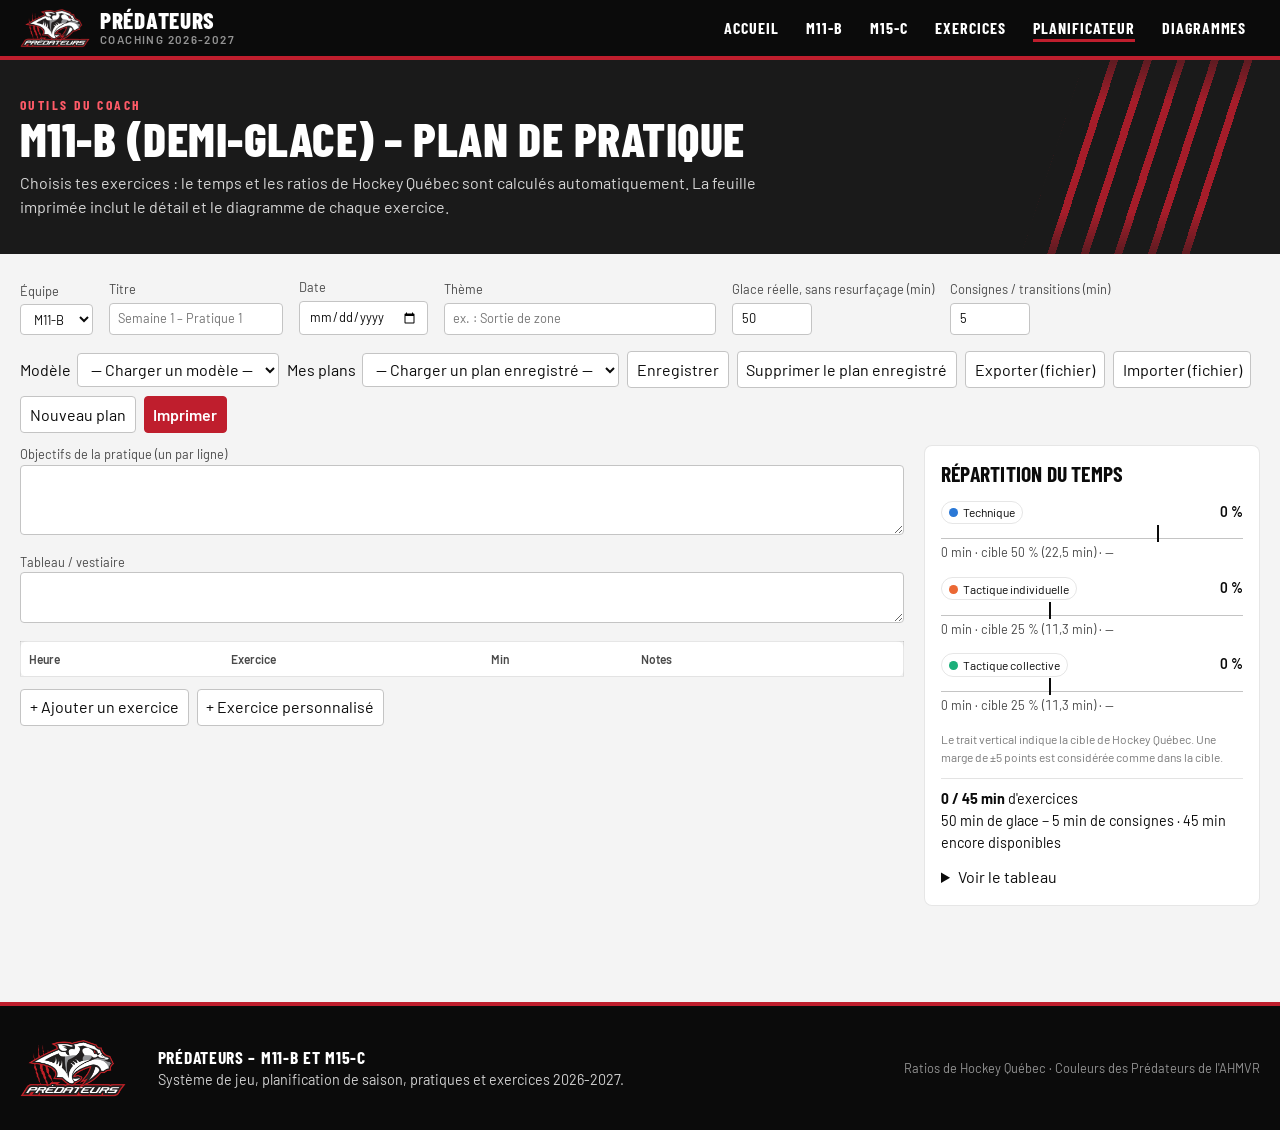
<file: outils/plan-pratique.html>
<!DOCTYPE html>
<html lang="fr-CA">
<head>
<meta charset="utf-8">
<meta name="viewport" content="width=device-width, initial-scale=1">
<title>Planificateur de pratique – M11-B / M15-C</title>
<link rel="stylesheet" href="style.css">
</head>
<body>
<script src="site.js" data-racine=".." data-actif="plan"></script>
<header class="bandeau">
  <div class="page">
    <p class="surtitre ecran">Outils du coach</p>
    <h1 id="titre-impression">Plan de pratique</h1>
    <p class="ecran">Choisis tes exercices : le temps et les ratios de Hockey Québec sont calculés automatiquement. La feuille imprimée inclut le détail et le diagramme de chaque exercice.</p>
  </div>
</header>
<div class="page outil">

<section class="entete-plan" aria-label="Informations de la pratique">
  <label>Équipe
    <select id="equipe">
      <option value="M11">M11-B</option>
      <option value="M15">M15-C</option>
    </select>
  </label>
  <label>Titre
    <input id="titre" placeholder="Semaine 1 – Pratique 1">
  </label>
  <label>Date
    <input id="date" type="date">
  </label>
  <label>Thème
    <input id="theme" size="34" placeholder="ex. : Sortie de zone">
  </label>
  <label>Glace réelle, sans resurfaçage (min)
    <input id="dureeGlace" type="number" min="20" max="120" value="50" style="width:5rem">
  </label>
  <label>Consignes / transitions (min)
    <input id="consignes" type="number" min="0" max="30" value="5" style="width:5rem">
  </label>
</section>

<div class="boutons ecran">
  <label style="display:flex;gap:.4rem;align-items:center">Modèle
    <select id="modele"><option value="">— Charger un modèle —</option></select>
  </label>
  <label style="display:flex;gap:.4rem;align-items:center">Mes plans
    <select id="sauvegardes"><option value="">— Charger un plan enregistré —</option></select>
  </label>
  <button type="button" id="b-enregistrer">Enregistrer</button>
  <button type="button" id="b-supprimer">Supprimer le plan enregistré</button>
  <button type="button" id="b-exporter">Exporter (fichier)</button>
  <button type="button" id="b-importer">Importer (fichier)</button>
  <input type="file" id="fichier" accept="application/json" hidden>
  <button type="button" id="b-nouveau">Nouveau plan</button>
  <button type="button" class="principal" onclick="window.print()">Imprimer</button>
</div>

<div class="grille-plan">
  <div>
    <label style="display:block;font-size:.8rem;color:var(--encre-2);margin-bottom:.75rem">Objectifs de la pratique (un par ligne)
      <textarea id="objectifs" rows="3" style="width:100%"></textarea>
    </label>
    <label style="display:block;font-size:.8rem;color:var(--encre-2);margin-bottom:.75rem">Tableau / vestiaire
      <textarea id="tableau" rows="2" style="width:100%"></textarea>
    </label>

    <table class="exercices">
      <thead>
        <tr><th>Heure</th><th>Exercice</th><th>Min</th><th>Notes</th><th class="actions ecran"></th></tr>
      </thead>
      <tbody id="lignes"></tbody>
    </table>
    <div class="boutons ecran">
      <button type="button" id="b-ajouter">+ Ajouter un exercice</button>
      <button type="button" id="b-ajouter-perso">+ Exercice personnalisé</button>
    </div>
  </div>

  <aside class="bilan" aria-label="Répartition du temps">
    <h2>Répartition du temps</h2>
    <div id="jauges"></div>
    <p class="legende-cible">Le trait vertical indique la cible de Hockey Québec. Une marge de ±5 points est considérée comme dans la cible.</p>
    <div class="total" id="total"></div>
    <details class="ecran" style="margin-top:.75rem">
      <summary>Voir le tableau</summary>
      <table id="tableau-ratios" style="width:100%;font-size:.85rem;font-variant-numeric:tabular-nums;margin-top:.4rem"></table>
    </details>
  </aside>
</div>

<section class="impression">
  <h2>Détail des exercices</h2>
  <div id="details" class="cartes"></div>
</section>
</div>

<script src="exercices.js"></script>
<script src="modeles.js"></script>
<script src="diagrammes-donnees.js"></script>
<script src="diagrammes.js"></script>
<script>
const $ = (id) => document.getElementById(id);
const PAR_ID = Object.fromEntries(EXERCICES.map((e) => [e.id, e]));
const CLE_STOCKAGE = "plans-pratique-hockey";
const MARGE = 5; // points de pourcentage

let plan = planVide();

function planVide() {
  return { equipe: "M11", titre: "", date: "", theme: "", dureeGlace: 50, consignes: 5, objectifs: [], tableau: "", lignes: [] };
}

// ─── Lecture / écriture du formulaire ───
function lireEntete() {
  plan.equipe = $("equipe").value;
  plan.titre = $("titre").value;
  plan.date = $("date").value;
  plan.theme = $("theme").value;
  plan.dureeGlace = Number($("dureeGlace").value) || 0;
  plan.consignes = Number($("consignes").value) || 0;
  plan.objectifs = $("objectifs").value.split("\n").map((s) => s.trim()).filter(Boolean);
  plan.tableau = $("tableau").value;
}

function ecrireEntete() {
  $("equipe").value = plan.equipe;
  $("titre").value = plan.titre || "";
  $("date").value = plan.date || "";
  $("theme").value = plan.theme || "";
  $("dureeGlace").value = plan.dureeGlace;
  $("consignes").value = plan.consignes;
  $("objectifs").value = (plan.objectifs || []).join("\n");
  $("tableau").value = plan.tableau || "";
}

// ─── Lignes d'exercices ───
function optionsExercices(selection) {
  let html = '<option value="">— Choisir —</option>';
  for (const [cle, cat] of Object.entries(CATEGORIES)) {
    html += `<optgroup label="${cat.nom}">`;
    for (const e of EXERCICES.filter((x) => x.categorie === cle)) {
      const recommande = e.equipes.includes(plan.equipe) ? "" : " (autre équipe)";
      const glace = faisable(e, plan.equipe) ? "" : " (pleine glace requise)";
      html += `<option value="${e.id}" ${e.id === selection ? "selected" : ""}>${e.id} – ${e.nom}${recommande}${glace}</option>`;
    }
    html += "</optgroup>";
  }
  return html;
}

function optionsCategorie(selection) {
  return Object.entries(CATEGORIES)
    .map(([cle, cat]) => `<option value="${cle}" ${cle === selection ? "selected" : ""}>${cat.nom}</option>`)
    .join("");
}

function categorieDe(ligne) {
  return ligne.id ? PAR_ID[ligne.id]?.categorie : ligne.categorie;
}

function formatHeure(min) {
  return `${Math.floor(min / 60)}:${String(min % 60).padStart(2, "0")}`;
}

function echapper(s) {
  return String(s ?? "").replace(/[&<>"]/g, (c) => ({ "&": "&amp;", "<": "&lt;", ">": "&gt;", '"': "&quot;" })[c]);
}

function avertissement(ligne) {
  const e = PAR_ID[ligne.id];
  if (!e) return "";
  if (!faisable(e, plan.equipe)) return '<span class="avertissement">⚠ Demande une pleine glace : pas faisable pour cette équipe.</span>';
  if (EQUIPES[plan.equipe].glace === "Demi-glace" && e.demi) return '<span class="avertissement">◐ Version demi-glace (voir le détail imprimé)</span>';
  return "";
}

function afficherLignes() {
  let debut = 0;
  $("lignes").innerHTML = plan.lignes.map((l, i) => {
    const fin = debut + (Number(l.minutes) || 0);
    const heure = `${formatHeure(debut)}–${formatHeure(fin)}`;
    debut = fin;
    const cat = categorieDe(l);
    const choix = l.perso
      ? `<input class="perso" data-i="${i}" data-champ="nom" value="${echapper(l.nom)}" placeholder="Nom de l'exercice">
         <select data-i="${i}" data-champ="categorie">${optionsCategorie(l.categorie)}</select>`
      : `<select class="choix" data-i="${i}" data-champ="id">${optionsExercices(l.id)}</select>${avertissement(l)}`;
    return `<tr>
      <td class="heure">${heure}</td>
      <td><span class="pastille cat-${cat || ""}">${cat ? CATEGORIES[cat].nom : "—"}</span>${choix}</td>
      <td><input class="minutes" type="number" min="0" max="60" data-i="${i}" data-champ="minutes" value="${l.minutes}"></td>
      <td><textarea data-i="${i}" data-champ="notes">${echapper(l.notes)}</textarea></td>
      <td class="actions ecran">
        <button type="button" data-action="monter" data-i="${i}" aria-label="Monter">↑</button>
        <button type="button" data-action="descendre" data-i="${i}" aria-label="Descendre">↓</button>
        <button type="button" data-action="retirer" data-i="${i}" aria-label="Retirer">✕</button>
      </td>
    </tr>`;
  }).join("");
}

// ─── Bilan ───
function calculer() {
  const minutes = { T: 0, TI: 0, TC: 0 };
  for (const l of plan.lignes) {
    const cat = categorieDe(l);
    if (cat) minutes[cat] += Number(l.minutes) || 0;
  }
  const total = minutes.T + minutes.TI + minutes.TC;
  const disponible = plan.dureeGlace - plan.consignes;
  return { minutes, total, disponible };
}

function afficherBilan() {
  const { minutes, total, disponible } = calculer();
  const cibles = EQUIPES[plan.equipe].cibles;
  const echelle = 70; // la piste représente 0 à 70 %
  let html = "";
  let lignesTableau = "<tr><th align=left>Catégorie</th><th align=right>Min</th><th align=right>%</th><th align=right>Cible</th></tr>";

  for (const [cle, cat] of Object.entries(CATEGORIES)) {
    const pct = total ? (minutes[cle] / total) * 100 : 0;
    const cible = cibles[cle];
    const minutesCible = (cible / 100) * (total || disponible);
    const ecart = minutes[cle] - minutesCible;
    let statut;
    if (!total) statut = "—";
    else if (Math.abs(pct - cible) <= MARGE) statut = "✓ Dans la cible";
    else if (ecart < 0) statut = `▲ Manque ${Math.abs(ecart).toFixed(1).replace(".", ",")} min`;
    else statut = `▼ ${ecart.toFixed(1).replace(".", ",")} min de trop`;

    html += `<div class="jauge" title="${cat.nom} : ${minutes[cle]} min (${pct.toFixed(0)} %), cible ${cible} %">
      <div class="titre"><span><span class="pastille cat-${cle}">${cat.nom}</span></span>
        <span class="valeur">${pct.toFixed(0)} %</span></div>
      <div class="piste">
        <div class="rempli" style="width:${Math.min(pct, echelle) / echelle * 100}%;background:var(--cat-${cle})"></div>
        <div class="cible" style="left:${cible / echelle * 100}%"></div>
      </div>
      <div class="detail">${minutes[cle]} min · cible ${cible} % (${minutesCible.toFixed(1).replace(".", ",")} min) · ${statut}</div>
    </div>`;
    lignesTableau += `<tr><td>${cat.nom}</td><td align=right>${minutes[cle]}</td><td align=right>${pct.toFixed(0)} %</td><td align=right>${cible} %</td></tr>`;
  }
  $("jauges").innerHTML = html;
  $("tableau-ratios").innerHTML = lignesTableau;

  const reste = disponible - total;
  const message = reste === 0 ? "✓ Temps complet"
    : reste > 0 ? `${reste} min encore disponibles`
    : `⚠ ${-reste} min de trop`;
  $("total").innerHTML = `<strong>${total} / ${disponible} min</strong> d'exercices<br>
    <span class="detail">${plan.dureeGlace} min de glace − ${plan.consignes} min de consignes · ${message}</span>`;
}

function afficherDetails() {
  const ids = [...new Set(plan.lignes.map((l) => l.id).filter(Boolean))];
  const demiGlace = EQUIPES[plan.equipe].glace === "Demi-glace";
  $("details").innerHTML = ids.map((id) => {
    const e = PAR_ID[id];
    const c = CATEGORIES[e.categorie];
    const liste = (items) => items && items.length ? `<ul>${items.map((x) => `<li>${x}</li>`).join("")}</ul>` : "";
    const diag = diagrammeDe(e.id);
    return `<article class="carte" style="--cat:${c.couleur};--cat-sombre:${c.couleurSombre}">
      <span class="pastille cat-${e.categorie}">${e.id} · ${c.nom}</span>
      <h2>${e.nom}</h2>
      <p class="meta">${e.espace}</p>
      ${diag ? `<figure class="diagramme">${dessinerDiagramme(diag, { titre: e.nom })}${demiGlace && e.demi ? "<figcaption>Diagramme de la version de base : voir l'adaptation demi-glace ci-dessous.</figcaption>" : ""}</figure>` : ""}
      <p><strong>Organisation :</strong> ${e.organisation}</p>
      ${demiGlace && e.demi ? `<p class="adaptation"><strong>Adaptation demi-glace :</strong> ${e.demi}</p>` : ""}
      ${liste(e.deroulement)}
      <p><strong>Points clés :</strong> ${e.pointsCles.join(" · ")}</p>
    </article>`;
  }).join("");
  const nomEquipe = EQUIPES[plan.equipe].nom;
  $("titre-impression").textContent = `${nomEquipe} (${EQUIPES[plan.equipe].glace.toLowerCase()}) – ${plan.titre || "Plan de pratique"}${plan.date ? " – " + plan.date : ""}`;
}

function tout() {
  afficherLignes();
  afficherBilan();
  afficherDetails();
}

// ─── Événements ───
$("lignes").addEventListener("input", (ev) => {
  const t = ev.target;
  const i = Number(t.dataset.i);
  const champ = t.dataset.champ;
  if (!champ) return;
  const ligne = plan.lignes[i];
  if (champ === "minutes") ligne.minutes = Number(t.value) || 0;
  else ligne[champ] = t.value;
  if (champ === "id" && PAR_ID[t.value]) ligne.minutes = PAR_ID[t.value].duree;
  // Ne pas redessiner pendant la saisie de texte (perte du focus)
  if (champ === "id" || champ === "categorie") tout();
  else { afficherBilan(); if (champ === "minutes") majHeures(); }
});

function majHeures() {
  let debut = 0;
  document.querySelectorAll("#lignes td.heure").forEach((td, i) => {
    const fin = debut + (Number(plan.lignes[i].minutes) || 0);
    td.textContent = `${formatHeure(debut)}–${formatHeure(fin)}`;
    debut = fin;
  });
}

$("lignes").addEventListener("click", (ev) => {
  const b = ev.target.closest("button[data-action]");
  if (!b) return;
  const i = Number(b.dataset.i);
  const L = plan.lignes;
  if (b.dataset.action === "retirer") L.splice(i, 1);
  if (b.dataset.action === "monter" && i > 0) [L[i - 1], L[i]] = [L[i], L[i - 1]];
  if (b.dataset.action === "descendre" && i < L.length - 1) [L[i + 1], L[i]] = [L[i], L[i + 1]];
  tout();
});

$("b-ajouter").onclick = () => { plan.lignes.push({ id: "", minutes: 5, notes: "" }); tout(); };
$("b-ajouter-perso").onclick = () => { plan.lignes.push({ perso: true, nom: "", categorie: "T", minutes: 5, notes: "" }); tout(); };

for (const id of ["equipe", "titre", "date", "theme", "dureeGlace", "consignes", "objectifs", "tableau"]) {
  $(id).addEventListener("input", () => {
    lireEntete();
    if (id === "equipe") afficherLignes();
    afficherBilan();
    afficherDetails();
  });
}

// ─── Modèles ───
for (const m of MODELES) $("modele").add(new Option(`${EQUIPES[m.equipe].nom} – ${m.titre}`, m.id));
$("modele").onchange = () => {
  const m = MODELES.find((x) => x.id === $("modele").value);
  if (!m) return;
  plan = structuredClone({ ...planVide(), ...m });
  delete plan.id;
  ecrireEntete();
  tout();
  $("modele").value = "";
};

// ─── Sauvegardes locales ───
function lireSauvegardes() {
  try { return JSON.parse(localStorage.getItem(CLE_STOCKAGE)) || {}; } catch { return {}; }
}
function nomPlan() {
  return `${EQUIPES[plan.equipe].nom} – ${plan.titre || "Sans titre"}${plan.date ? " (" + plan.date + ")" : ""}`;
}
function rafraichirSauvegardes() {
  const s = lireSauvegardes();
  $("sauvegardes").innerHTML = '<option value="">— Charger un plan enregistré —</option>';
  for (const nom of Object.keys(s).sort()) $("sauvegardes").add(new Option(nom, nom));
}
$("b-enregistrer").onclick = () => {
  lireEntete();
  const s = lireSauvegardes();
  s[nomPlan()] = plan;
  localStorage.setItem(CLE_STOCKAGE, JSON.stringify(s));
  rafraichirSauvegardes();
  $("sauvegardes").value = nomPlan();
};
$("b-supprimer").onclick = () => {
  const nom = $("sauvegardes").value;
  if (!nom || !confirm(`Supprimer « ${nom} »?`)) return;
  const s = lireSauvegardes();
  delete s[nom];
  localStorage.setItem(CLE_STOCKAGE, JSON.stringify(s));
  rafraichirSauvegardes();
};
$("sauvegardes").onchange = () => {
  const p = lireSauvegardes()[$("sauvegardes").value];
  if (!p) return;
  plan = structuredClone(p);
  ecrireEntete();
  tout();
};
$("b-nouveau").onclick = () => {
  if (plan.lignes.length && !confirm("Commencer un nouveau plan? Les changements non enregistrés seront perdus.")) return;
  const equipe = plan.equipe;
  plan = planVide();
  plan.equipe = equipe;
  ecrireEntete();
  tout();
};

// ─── Export / import ───
$("b-exporter").onclick = () => {
  lireEntete();
  const blob = new Blob([JSON.stringify(plan, null, 2)], { type: "application/json" });
  const a = document.createElement("a");
  a.href = URL.createObjectURL(blob);
  a.download = nomPlan().replace(/[^\p{L}\p{N}]+/gu, "-") + ".json";
  a.click();
  URL.revokeObjectURL(a.href);
};
$("b-importer").onclick = () => $("fichier").click();
$("fichier").onchange = async () => {
  const f = $("fichier").files[0];
  if (!f) return;
  try {
    plan = { ...planVide(), ...JSON.parse(await f.text()) };
    ecrireEntete();
    tout();
  } catch {
    alert("Fichier invalide.");
  }
  $("fichier").value = "";
};

rafraichirSauvegardes();
// Lien depuis la page d'une équipe (ex. : plan-pratique.html#M15) : présélectionner l'équipe
if (EQUIPES[location.hash.slice(1)]) plan.equipe = location.hash.slice(1);
ecrireEntete();
tout();
</script>
</body>
</html>
</file>
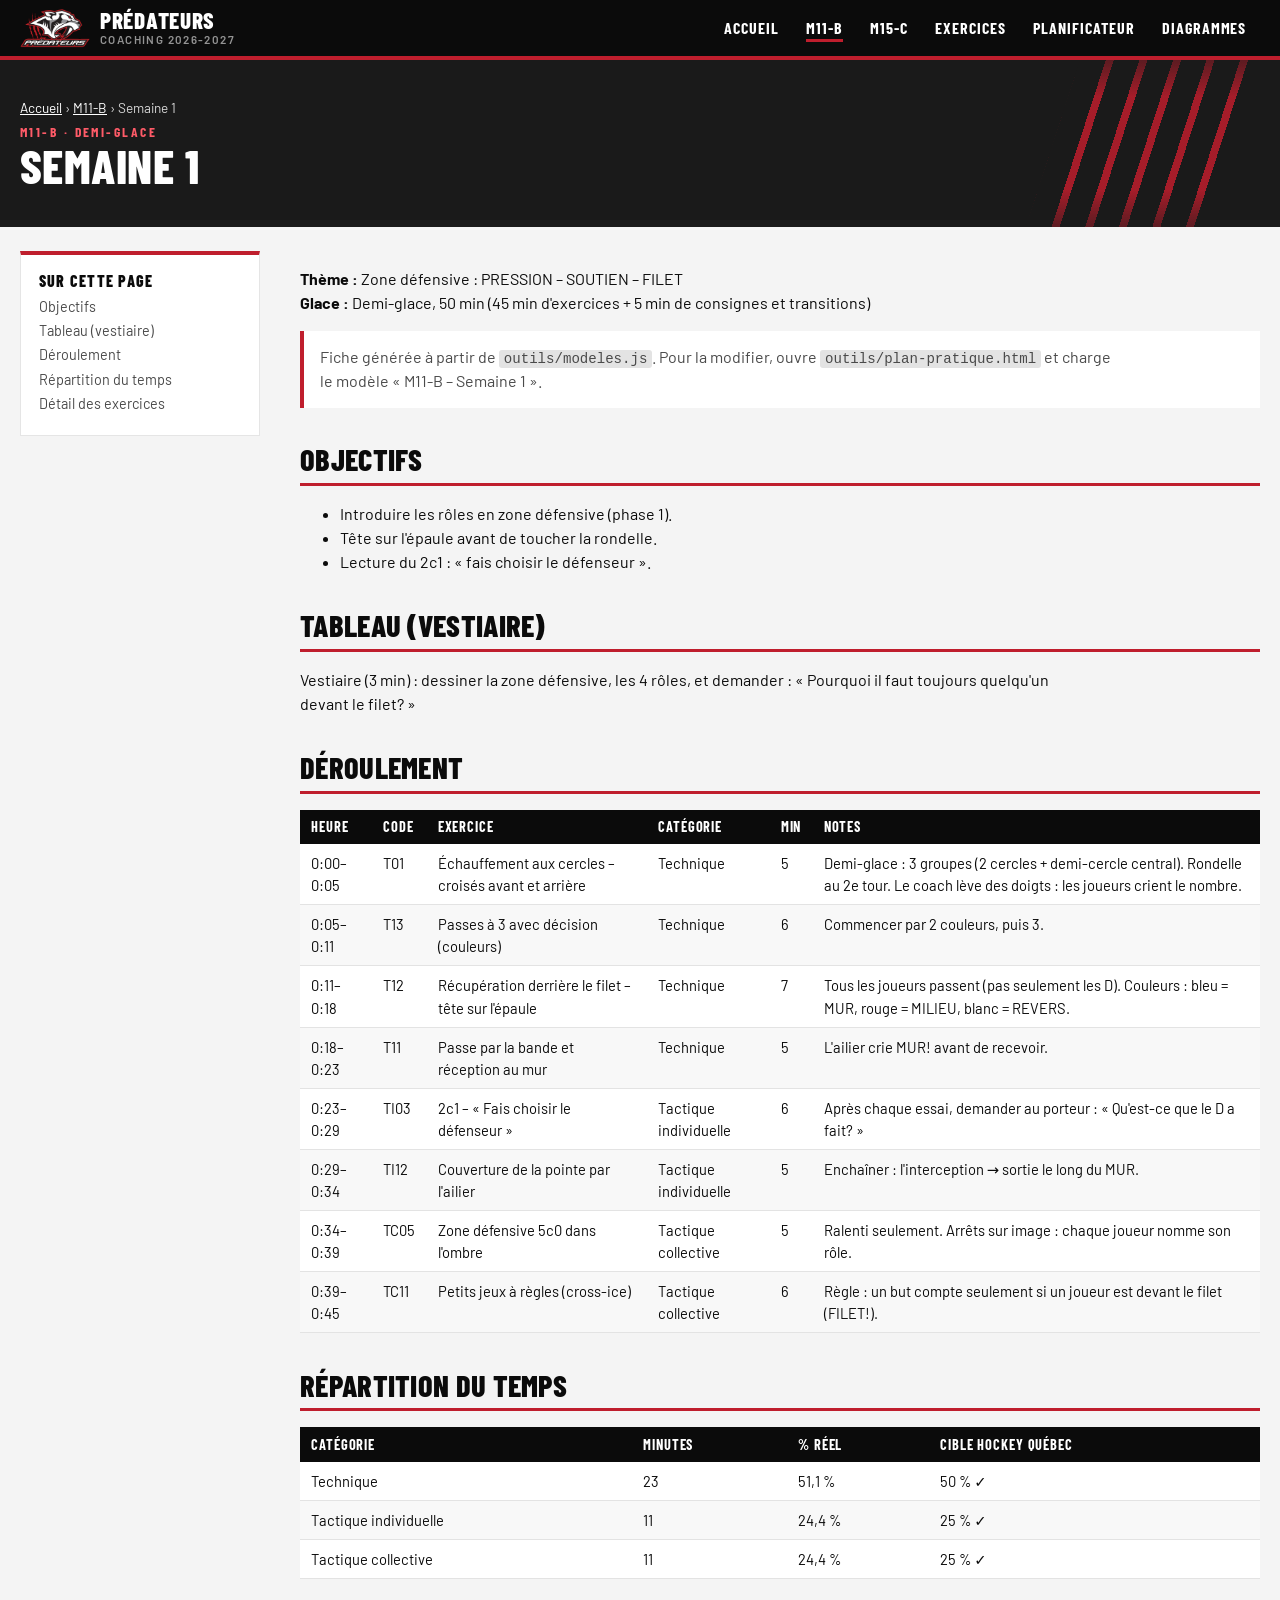
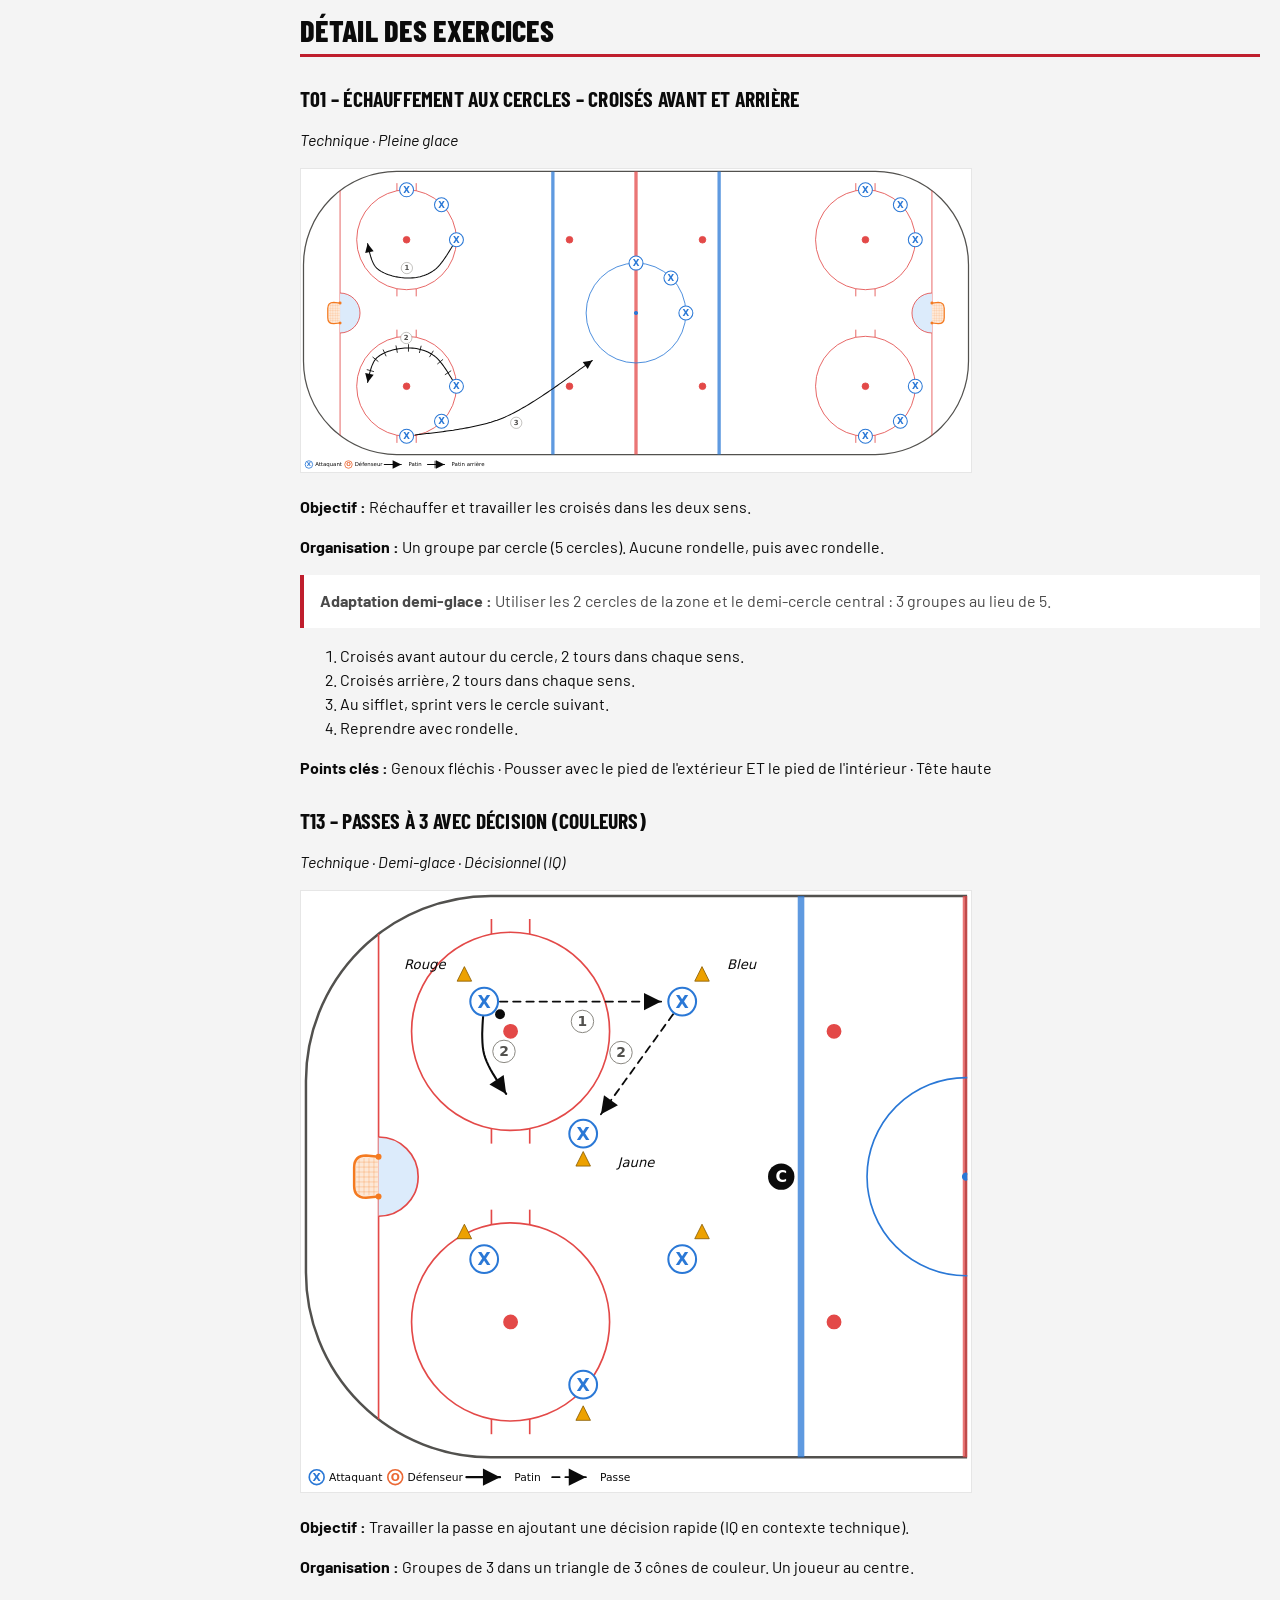
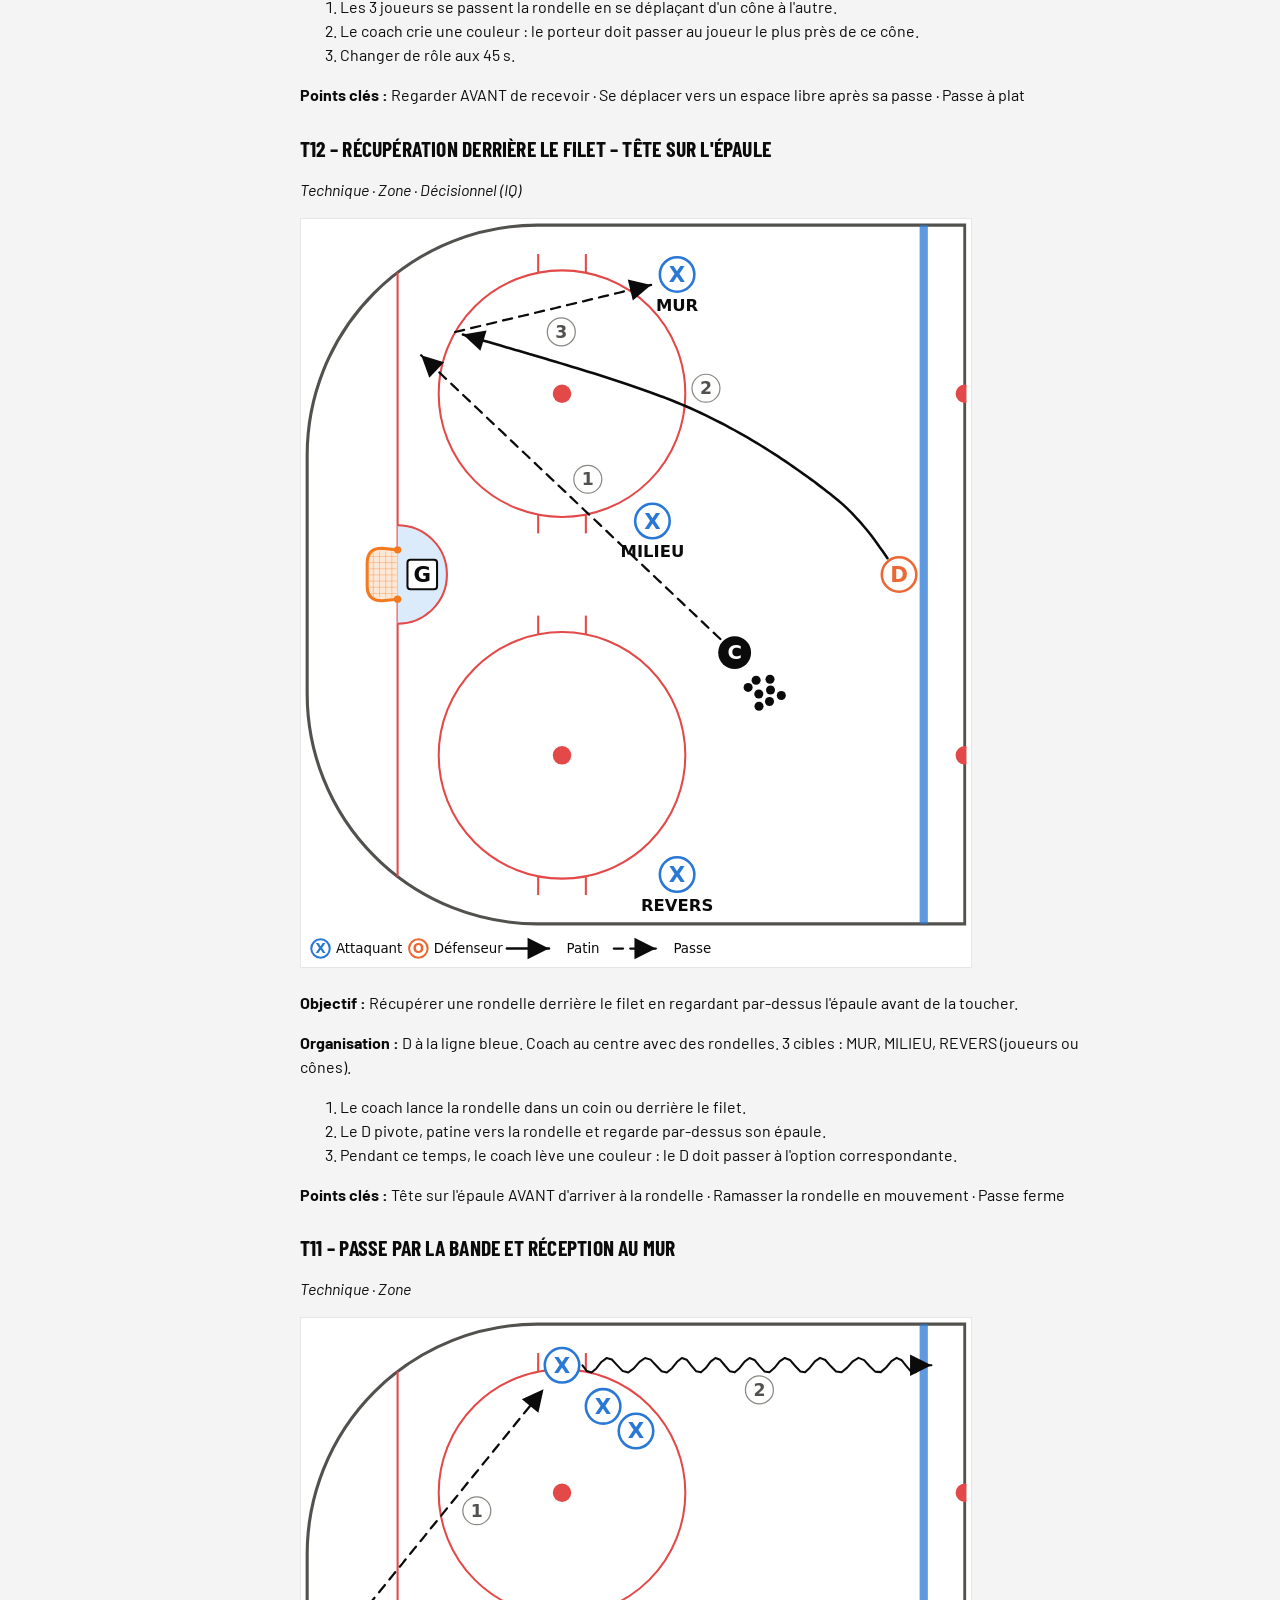
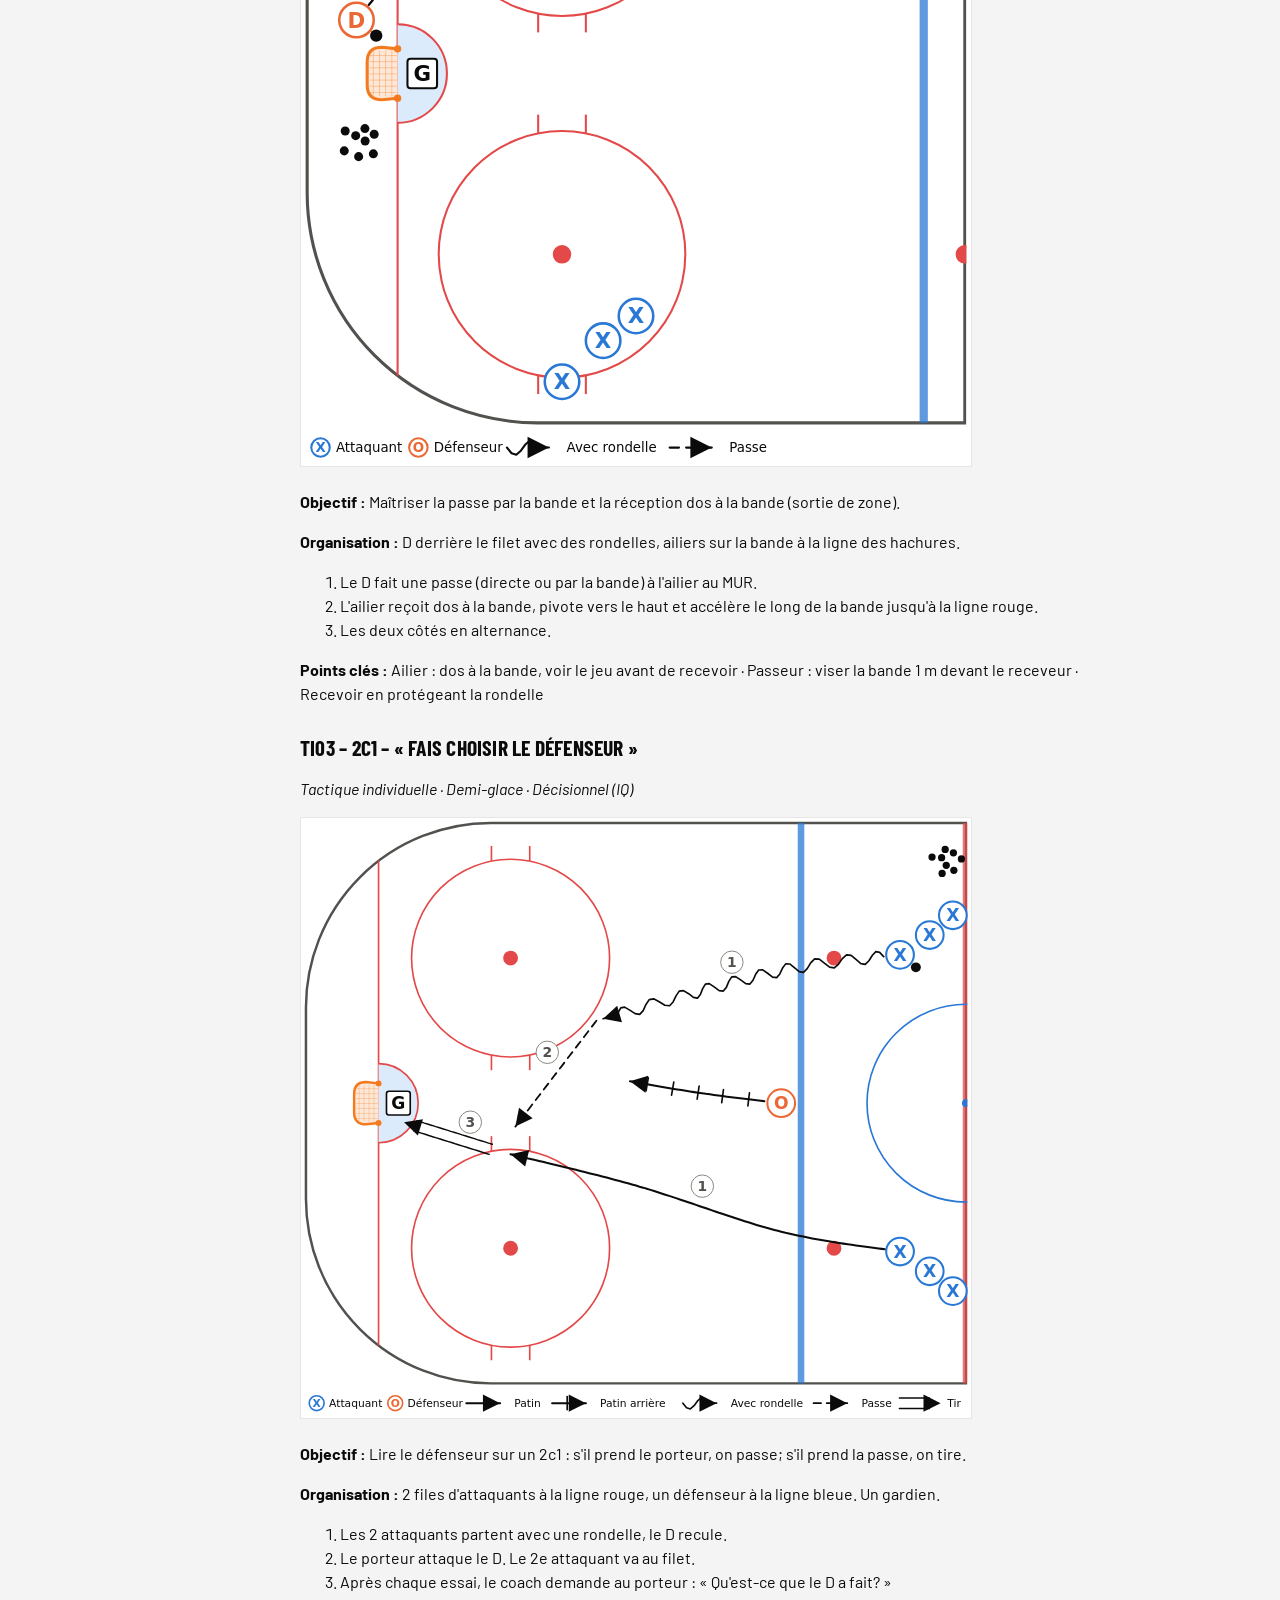
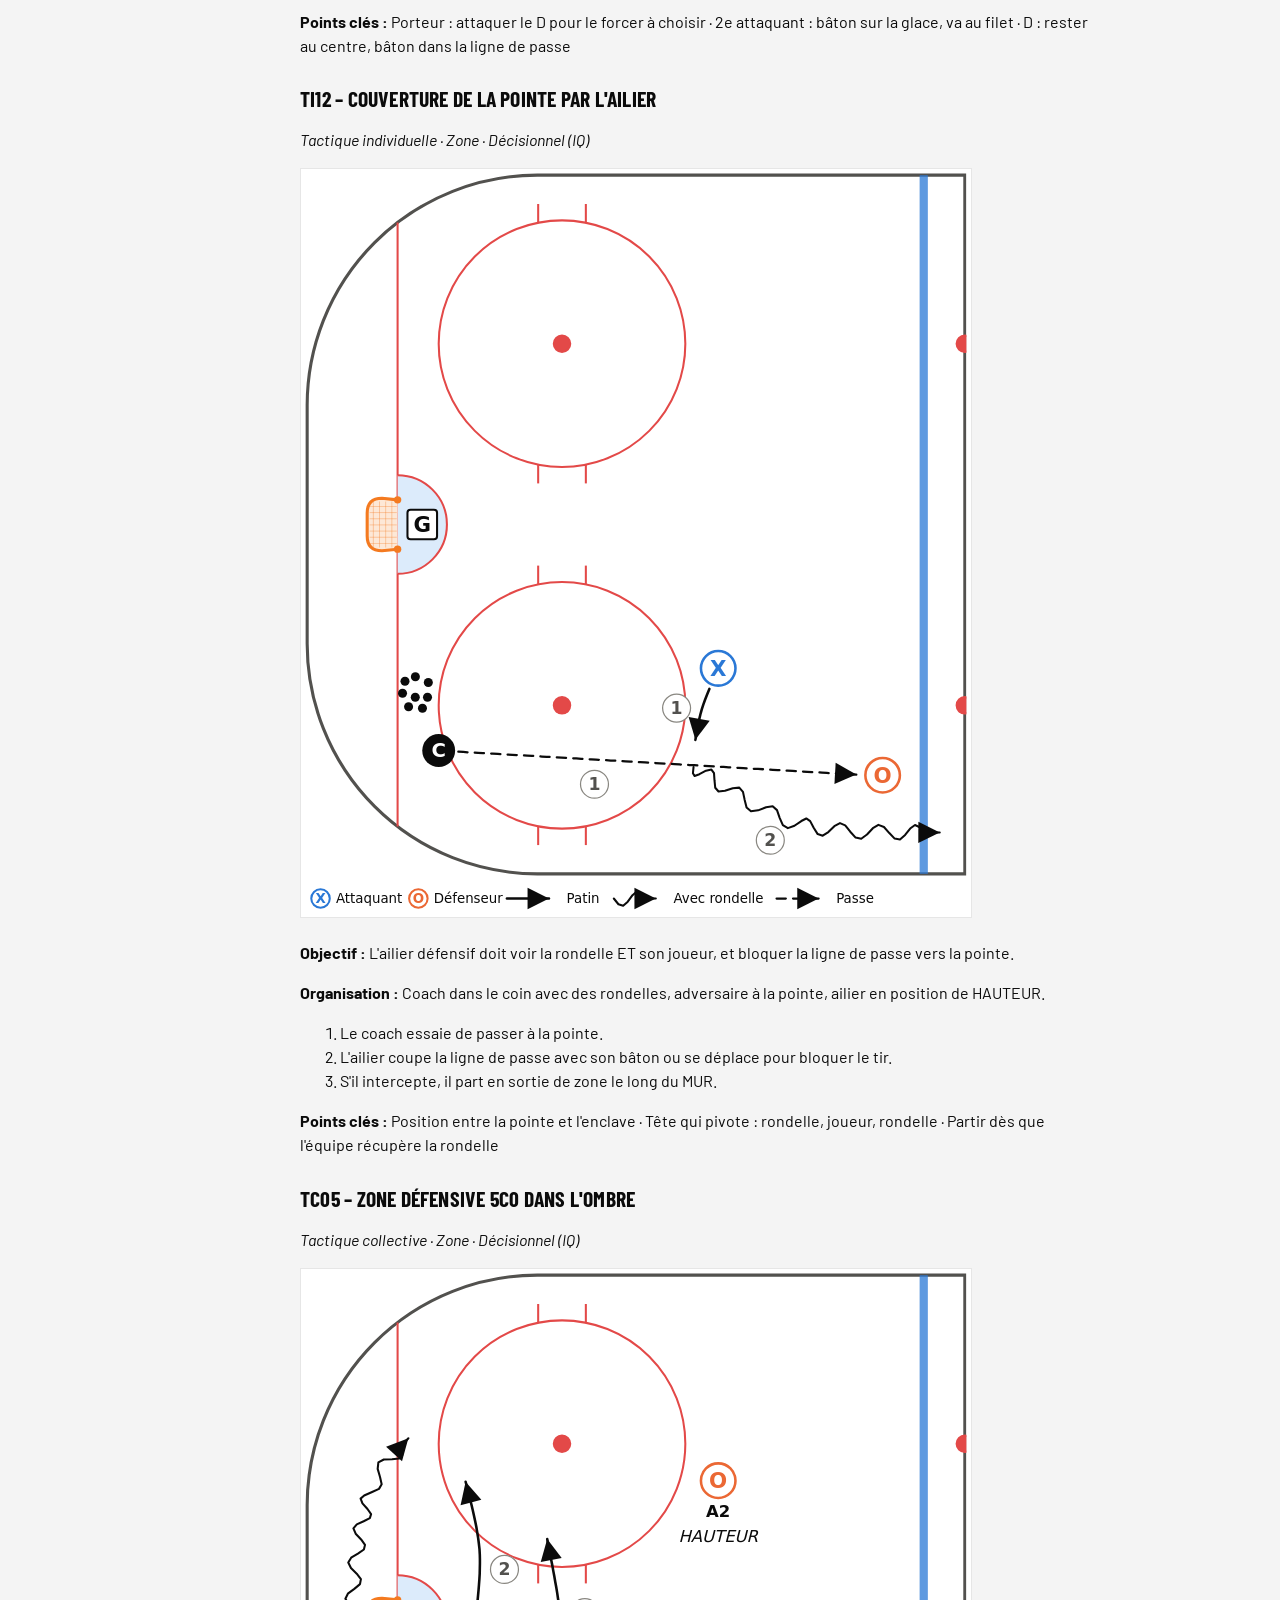
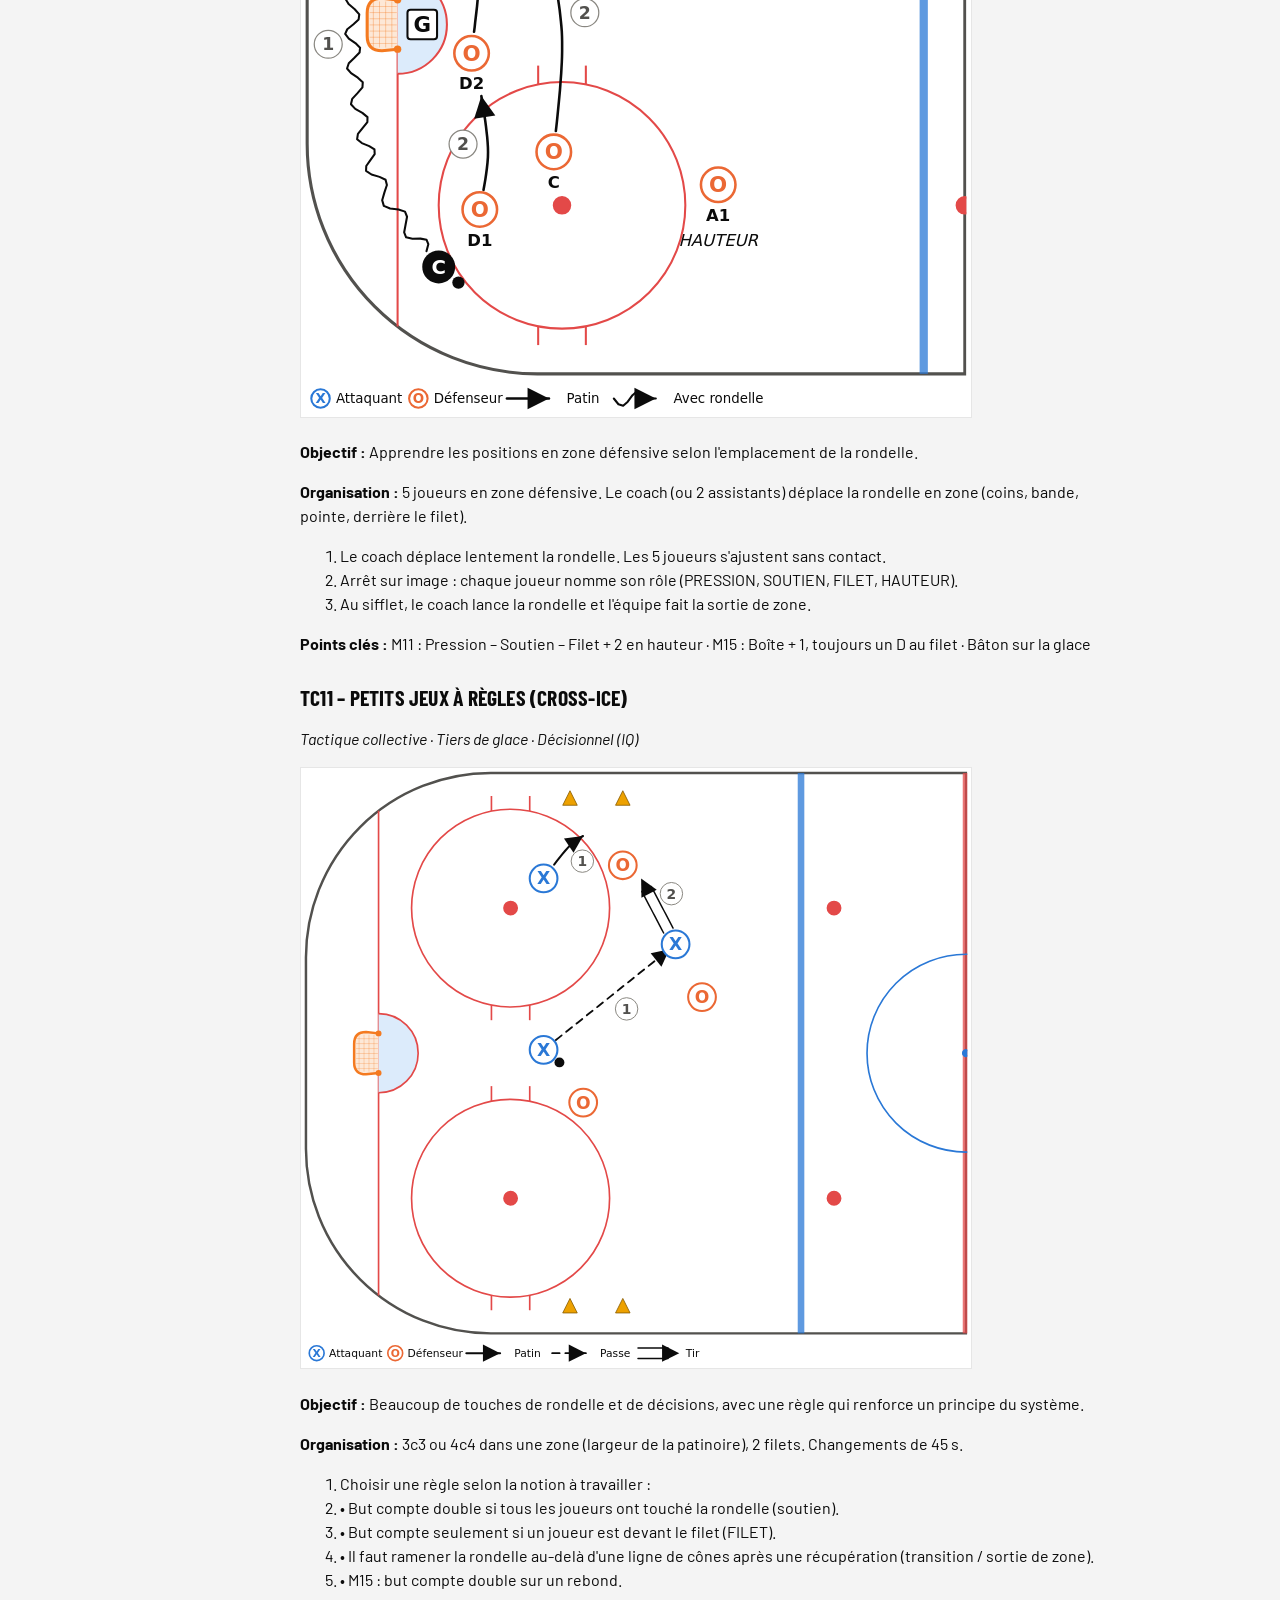
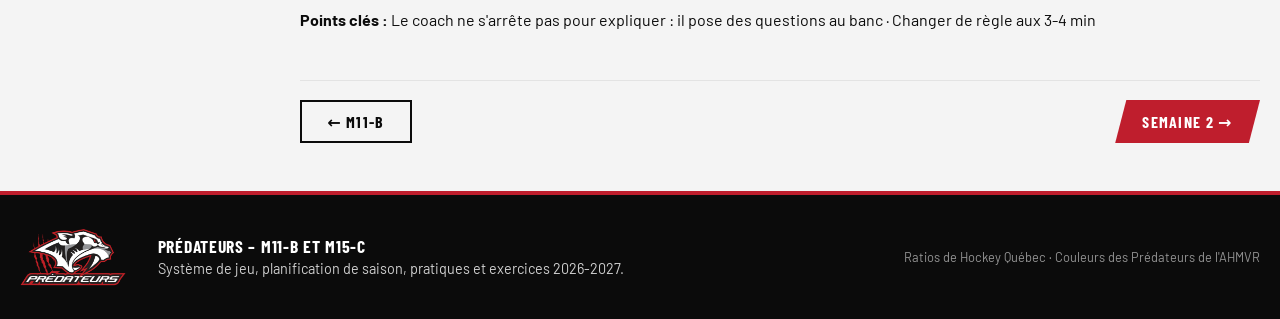
<file: M11-B/pratiques/S01.html>
<!DOCTYPE html>
<html lang="fr-CA">
<head>
<meta charset="utf-8">
<meta name="viewport" content="width=device-width, initial-scale=1">
<title>Semaine 1 – M11-B – Prédateurs</title>
<link rel="stylesheet" href="../../outils/style.css">
<link rel="icon" href="../../outils/logo-predateurs.png">
</head>
<body>
<!-- Page générée par outils/generer-site.js : modifie le fichier .md ou les données, puis relance le script. -->
<header class="site-entete">
  <a class="marque" href="../../index.html"><img src="../../outils/logo-predateurs.png" alt="" width="70" height="40"><span>Prédateurs<small>Coaching 2026-2027</small></span></a>
  <nav class="site-nav" aria-label="Navigation principale"><a href="../../index.html">Accueil</a><a href="../../M11-B/index.html" aria-current="page">M11-B</a><a href="../../M15-C/index.html">M15-C</a><a href="../../outils/banque-exercices.html">Exercices</a><a href="../../outils/plan-pratique.html">Planificateur</a><a href="../../outils/editeur-diagrammes.html">Diagrammes</a></nav>
</header>
<header class="bandeau">
  <div class="page">
    <p class="fil"><a href="../../index.html">Accueil</a> › <a href="../index.html">M11-B</a> › Semaine 1</p>
    <p class="surtitre">M11-B · Demi-glace</p>
    <h1>Semaine 1</h1>
    
  </div>
</header>
<main class="page contenu-grille"><nav class="sommaire" aria-label="Sur cette page"><p>Sur cette page</p><ol><li><a href="#objectifs">Objectifs</a></li><li><a href="#tableau-vestiaire">Tableau (vestiaire)</a></li><li><a href="#deroulement">Déroulement</a></li><li><a href="#repartition-du-temps">Répartition du temps</a></li><li><a href="#detail-des-exercices">Détail des exercices</a></li></ol></nav><article class="texte"><p><strong>Thème :</strong> Zone défensive : PRESSION – SOUTIEN – FILET<br>
<strong>Glace :</strong> Demi-glace, 50 min (45 min d'exercices + 5 min de consignes et transitions)</p>
<blockquote><p>Fiche générée à partir de <code>outils/modeles.js</code>. Pour la modifier, ouvre <code>outils/plan-pratique.html</code> et charge le modèle « M11-B – Semaine 1 ».</p></blockquote>
<h2 id="objectifs">Objectifs</h2>
<ul><li>Introduire les rôles en zone défensive (phase 1).</li><li>Tête sur l'épaule avant de toucher la rondelle.</li><li>Lecture du 2c1 : « fais choisir le défenseur ».</li></ul>
<h2 id="tableau-vestiaire">Tableau (vestiaire)</h2>
<p>Vestiaire (3 min) : dessiner la zone défensive, les 4 rôles, et demander : « Pourquoi il faut toujours quelqu'un devant le filet? »</p>
<h2 id="deroulement">Déroulement</h2>
<div class="tableau"><table><thead><tr><th>Heure</th><th>Code</th><th>Exercice</th><th>Catégorie</th><th>Min</th><th>Notes</th></tr></thead><tbody><tr><td>0:00–0:05</td><td>T01</td><td>Échauffement aux cercles – croisés avant et arrière</td><td>Technique</td><td>5</td><td>Demi-glace : 3 groupes (2 cercles + demi-cercle central). Rondelle au 2e tour. Le coach lève des doigts : les joueurs crient le nombre.</td></tr><tr><td>0:05–0:11</td><td>T13</td><td>Passes à 3 avec décision (couleurs)</td><td>Technique</td><td>6</td><td>Commencer par 2 couleurs, puis 3.</td></tr><tr><td>0:11–0:18</td><td>T12</td><td>Récupération derrière le filet – tête sur l'épaule</td><td>Technique</td><td>7</td><td>Tous les joueurs passent (pas seulement les D). Couleurs : bleu = MUR, rouge = MILIEU, blanc = REVERS.</td></tr><tr><td>0:18–0:23</td><td>T11</td><td>Passe par la bande et réception au mur</td><td>Technique</td><td>5</td><td>L'ailier crie MUR! avant de recevoir.</td></tr><tr><td>0:23–0:29</td><td>TI03</td><td>2c1 – « Fais choisir le défenseur »</td><td>Tactique individuelle</td><td>6</td><td>Après chaque essai, demander au porteur : « Qu'est-ce que le D a fait? »</td></tr><tr><td>0:29–0:34</td><td>TI12</td><td>Couverture de la pointe par l'ailier</td><td>Tactique individuelle</td><td>5</td><td>Enchaîner : l'interception → sortie le long du MUR.</td></tr><tr><td>0:34–0:39</td><td>TC05</td><td>Zone défensive 5c0 dans l'ombre</td><td>Tactique collective</td><td>5</td><td>Ralenti seulement. Arrêts sur image : chaque joueur nomme son rôle.</td></tr><tr><td>0:39–0:45</td><td>TC11</td><td>Petits jeux à règles (cross-ice)</td><td>Tactique collective</td><td>6</td><td>Règle : un but compte seulement si un joueur est devant le filet (FILET!).</td></tr></tbody></table></div>
<h2 id="repartition-du-temps">Répartition du temps</h2>
<div class="tableau"><table><thead><tr><th>Catégorie</th><th>Minutes</th><th>% réel</th><th>Cible Hockey Québec</th></tr></thead><tbody><tr><td>Technique</td><td>23</td><td>51,1 %</td><td>50 % ✓</td></tr><tr><td>Tactique individuelle</td><td>11</td><td>24,4 %</td><td>25 % ✓</td></tr><tr><td>Tactique collective</td><td>11</td><td>24,4 %</td><td>25 % ✓</td></tr></tbody></table></div>
<h2 id="detail-des-exercices">Détail des exercices</h2>
<h3 id="t01-echauffement-aux-cercles-croises-avant-et-arriere">T01 – Échauffement aux cercles – croisés avant et arrière</h3>
<p><em>Technique · Pleine glace</em></p>
<figure><a href="../../outils/diagrammes-svg/T01.svg" title="Ouvrir en grand"><img src="../../outils/diagrammes-svg/T01.svg" alt="Diagramme T01" loading="lazy"></a></figure>
<p><strong>Objectif :</strong> Réchauffer et travailler les croisés dans les deux sens.</p>
<p><strong>Organisation :</strong> Un groupe par cercle (5 cercles). Aucune rondelle, puis avec rondelle.</p>
<blockquote><p><strong>Adaptation demi-glace :</strong> Utiliser les 2 cercles de la zone et le demi-cercle central : 3 groupes au lieu de 5.</p></blockquote>
<ol><li>Croisés avant autour du cercle, 2 tours dans chaque sens.</li><li>Croisés arrière, 2 tours dans chaque sens.</li><li>Au sifflet, sprint vers le cercle suivant.</li><li>Reprendre avec rondelle.</li></ol>
<p><strong>Points clés :</strong> Genoux fléchis · Pousser avec le pied de l'extérieur ET le pied de l'intérieur · Tête haute</p>
<h3 id="t13-passes-a-3-avec-decision-couleurs">T13 – Passes à 3 avec décision (couleurs)</h3>
<p><em>Technique · Demi-glace · Décisionnel (IQ)</em></p>
<figure><a href="../../outils/diagrammes-svg/T13.svg" title="Ouvrir en grand"><img src="../../outils/diagrammes-svg/T13.svg" alt="Diagramme T13" loading="lazy"></a></figure>
<p><strong>Objectif :</strong> Travailler la passe en ajoutant une décision rapide (IQ en contexte technique).</p>
<p><strong>Organisation :</strong> Groupes de 3 dans un triangle de 3 cônes de couleur. Un joueur au centre.</p>
<ol><li>Les 3 joueurs se passent la rondelle en se déplaçant d'un cône à l'autre.</li><li>Le coach crie une couleur : le porteur doit passer au joueur le plus près de ce cône.</li><li>Changer de rôle aux 45 s.</li></ol>
<p><strong>Points clés :</strong> Regarder AVANT de recevoir · Se déplacer vers un espace libre après sa passe · Passe à plat</p>
<h3 id="t12-recuperation-derriere-le-filet-tete-sur-l-epaule">T12 – Récupération derrière le filet – tête sur l'épaule</h3>
<p><em>Technique · Zone · Décisionnel (IQ)</em></p>
<figure><a href="../../outils/diagrammes-svg/T12.svg" title="Ouvrir en grand"><img src="../../outils/diagrammes-svg/T12.svg" alt="Diagramme T12" loading="lazy"></a></figure>
<p><strong>Objectif :</strong> Récupérer une rondelle derrière le filet en regardant par-dessus l'épaule avant de la toucher.</p>
<p><strong>Organisation :</strong> D à la ligne bleue. Coach au centre avec des rondelles. 3 cibles : MUR, MILIEU, REVERS (joueurs ou cônes).</p>
<ol><li>Le coach lance la rondelle dans un coin ou derrière le filet.</li><li>Le D pivote, patine vers la rondelle et regarde par-dessus son épaule.</li><li>Pendant ce temps, le coach lève une couleur : le D doit passer à l'option correspondante.</li></ol>
<p><strong>Points clés :</strong> Tête sur l'épaule AVANT d'arriver à la rondelle · Ramasser la rondelle en mouvement · Passe ferme</p>
<h3 id="t11-passe-par-la-bande-et-reception-au-mur">T11 – Passe par la bande et réception au mur</h3>
<p><em>Technique · Zone</em></p>
<figure><a href="../../outils/diagrammes-svg/T11.svg" title="Ouvrir en grand"><img src="../../outils/diagrammes-svg/T11.svg" alt="Diagramme T11" loading="lazy"></a></figure>
<p><strong>Objectif :</strong> Maîtriser la passe par la bande et la réception dos à la bande (sortie de zone).</p>
<p><strong>Organisation :</strong> D derrière le filet avec des rondelles, ailiers sur la bande à la ligne des hachures.</p>
<ol><li>Le D fait une passe (directe ou par la bande) à l'ailier au MUR.</li><li>L'ailier reçoit dos à la bande, pivote vers le haut et accélère le long de la bande jusqu'à la ligne rouge.</li><li>Les deux côtés en alternance.</li></ol>
<p><strong>Points clés :</strong> Ailier : dos à la bande, voir le jeu avant de recevoir · Passeur : viser la bande 1 m devant le receveur · Recevoir en protégeant la rondelle</p>
<h3 id="ti03-2c1-fais-choisir-le-defenseur">TI03 – 2c1 – « Fais choisir le défenseur »</h3>
<p><em>Tactique individuelle · Demi-glace · Décisionnel (IQ)</em></p>
<figure><a href="../../outils/diagrammes-svg/TI03.svg" title="Ouvrir en grand"><img src="../../outils/diagrammes-svg/TI03.svg" alt="Diagramme TI03" loading="lazy"></a></figure>
<p><strong>Objectif :</strong> Lire le défenseur sur un 2c1 : s'il prend le porteur, on passe; s'il prend la passe, on tire.</p>
<p><strong>Organisation :</strong> 2 files d'attaquants à la ligne rouge, un défenseur à la ligne bleue. Un gardien.</p>
<ol><li>Les 2 attaquants partent avec une rondelle, le D recule.</li><li>Le porteur attaque le D. Le 2e attaquant va au filet.</li><li>Après chaque essai, le coach demande au porteur : « Qu'est-ce que le D a fait? »</li></ol>
<p><strong>Points clés :</strong> Porteur : attaquer le D pour le forcer à choisir · 2e attaquant : bâton sur la glace, va au filet · D : rester au centre, bâton dans la ligne de passe</p>
<h3 id="ti12-couverture-de-la-pointe-par-l-ailier">TI12 – Couverture de la pointe par l'ailier</h3>
<p><em>Tactique individuelle · Zone · Décisionnel (IQ)</em></p>
<figure><a href="../../outils/diagrammes-svg/TI12.svg" title="Ouvrir en grand"><img src="../../outils/diagrammes-svg/TI12.svg" alt="Diagramme TI12" loading="lazy"></a></figure>
<p><strong>Objectif :</strong> L'ailier défensif doit voir la rondelle ET son joueur, et bloquer la ligne de passe vers la pointe.</p>
<p><strong>Organisation :</strong> Coach dans le coin avec des rondelles, adversaire à la pointe, ailier en position de HAUTEUR.</p>
<ol><li>Le coach essaie de passer à la pointe.</li><li>L'ailier coupe la ligne de passe avec son bâton ou se déplace pour bloquer le tir.</li><li>S'il intercepte, il part en sortie de zone le long du MUR.</li></ol>
<p><strong>Points clés :</strong> Position entre la pointe et l'enclave · Tête qui pivote : rondelle, joueur, rondelle · Partir dès que l'équipe récupère la rondelle</p>
<h3 id="tc05-zone-defensive-5c0-dans-l-ombre">TC05 – Zone défensive 5c0 dans l'ombre</h3>
<p><em>Tactique collective · Zone · Décisionnel (IQ)</em></p>
<figure><a href="../../outils/diagrammes-svg/TC05.svg" title="Ouvrir en grand"><img src="../../outils/diagrammes-svg/TC05.svg" alt="Diagramme TC05" loading="lazy"></a></figure>
<p><strong>Objectif :</strong> Apprendre les positions en zone défensive selon l'emplacement de la rondelle.</p>
<p><strong>Organisation :</strong> 5 joueurs en zone défensive. Le coach (ou 2 assistants) déplace la rondelle en zone (coins, bande, pointe, derrière le filet).</p>
<ol><li>Le coach déplace lentement la rondelle. Les 5 joueurs s'ajustent sans contact.</li><li>Arrêt sur image : chaque joueur nomme son rôle (PRESSION, SOUTIEN, FILET, HAUTEUR).</li><li>Au sifflet, le coach lance la rondelle et l'équipe fait la sortie de zone.</li></ol>
<p><strong>Points clés :</strong> M11 : Pression – Soutien – Filet + 2 en hauteur · M15 : Boîte + 1, toujours un D au filet · Bâton sur la glace</p>
<h3 id="tc11-petits-jeux-a-regles-cross-ice">TC11 – Petits jeux à règles (cross-ice)</h3>
<p><em>Tactique collective · Tiers de glace · Décisionnel (IQ)</em></p>
<figure><a href="../../outils/diagrammes-svg/TC11.svg" title="Ouvrir en grand"><img src="../../outils/diagrammes-svg/TC11.svg" alt="Diagramme TC11" loading="lazy"></a></figure>
<p><strong>Objectif :</strong> Beaucoup de touches de rondelle et de décisions, avec une règle qui renforce un principe du système.</p>
<p><strong>Organisation :</strong> 3c3 ou 4c4 dans une zone (largeur de la patinoire), 2 filets. Changements de 45 s.</p>
<ol><li>Choisir une règle selon la notion à travailler :</li><li>• But compte double si tous les joueurs ont touché la rondelle (soutien).</li><li>• But compte seulement si un joueur est devant le filet (FILET).</li><li>• Il faut ramener la rondelle au-delà d'une ligne de cônes après une récupération (transition / sortie de zone).</li><li>• M15 : but compte double sur un rebond.</li></ol>
<p><strong>Points clés :</strong> Le coach ne s'arrête pas pour expliquer : il pose des questions au banc · Changer de règle aux 3-4 min</p><nav class="navigation-pages no-print">
    <a class="bouton contour" href="../index.html">← M11-B</a>
    <span><a class="bouton" href="S02.html">Semaine 2 →</a></span>
  </nav></article></main>
<footer class="site-pied">
  <div class="page">
    <img src="../../outils/logo-predateurs.png" alt="Prédateurs" width="105" height="60">
    <p><strong>Prédateurs – M11-B et M15-C</strong><br>Système de jeu, planification de saison, pratiques et exercices 2026-2027.</p>
    <p class="petit">Ratios de Hockey Québec · Couleurs des Prédateurs de l'AHMVR</p>
  </div>
</footer>
</body>
</html>
</file>
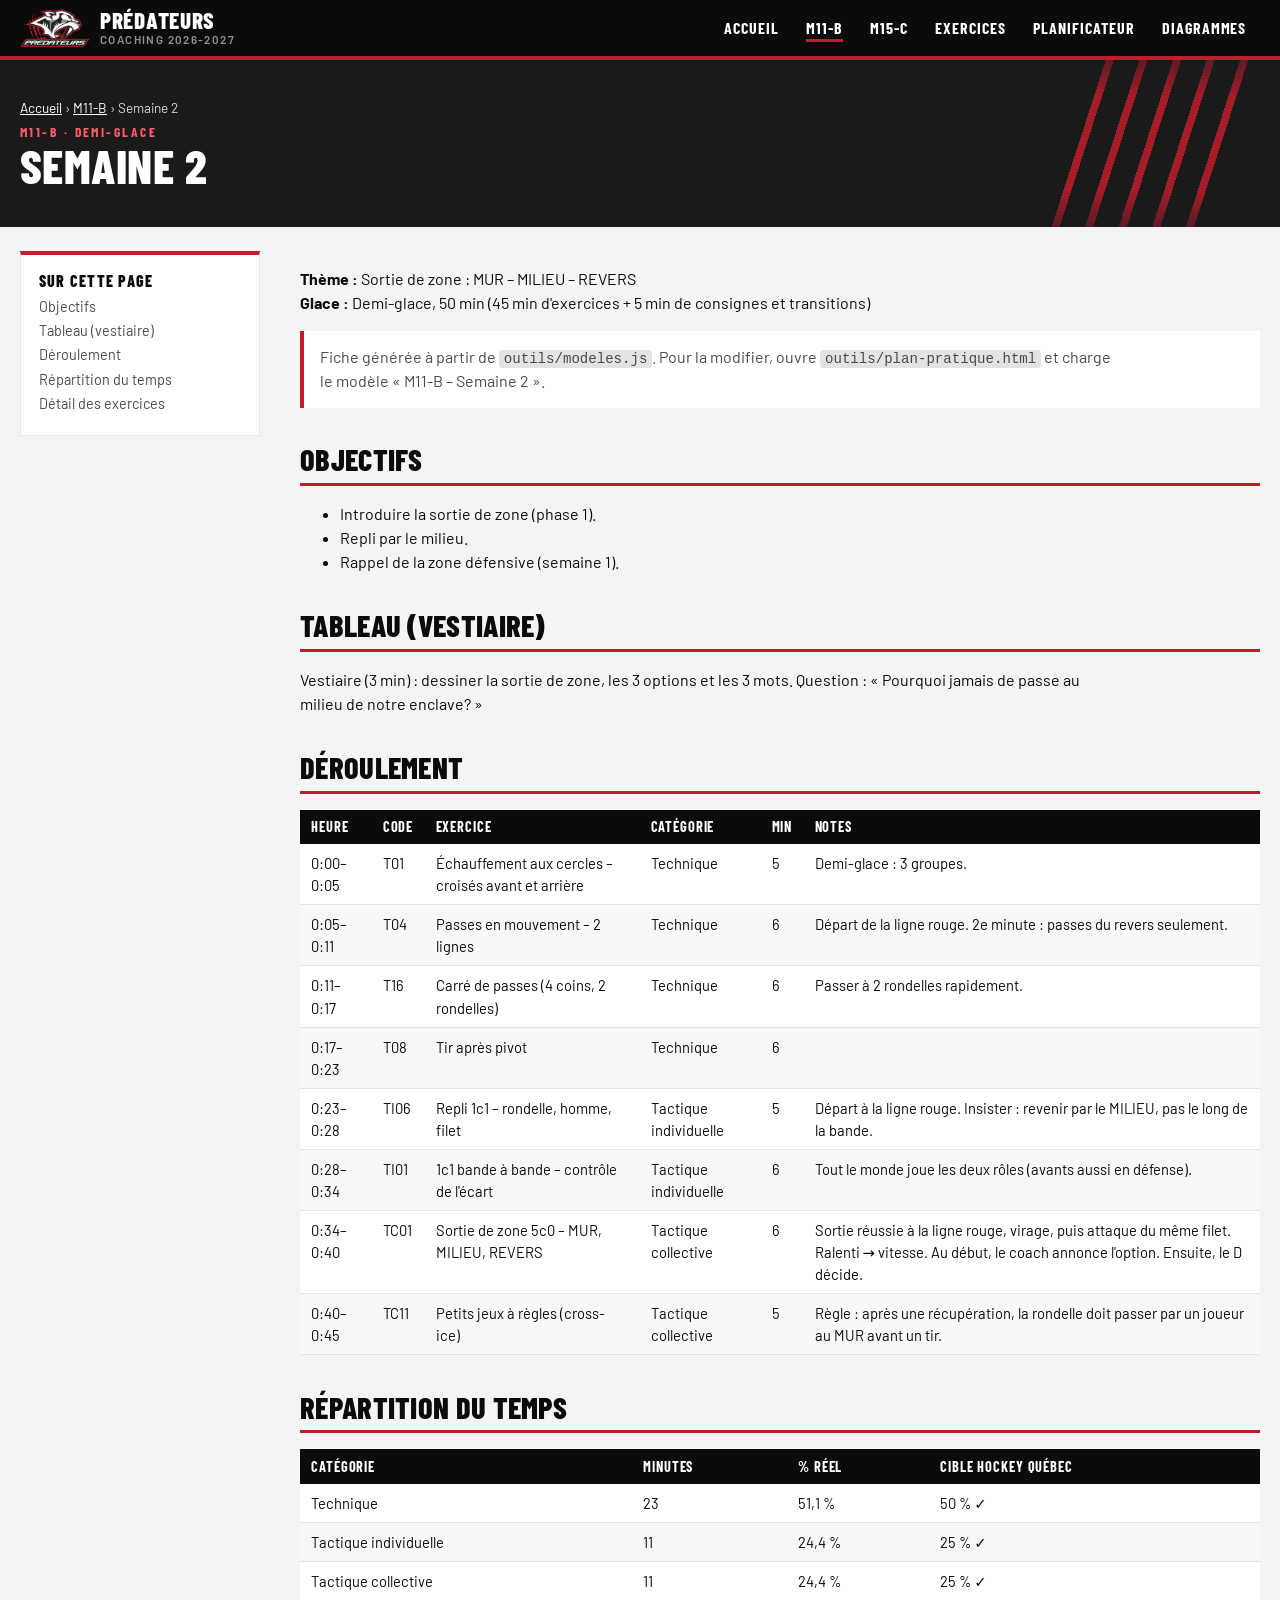
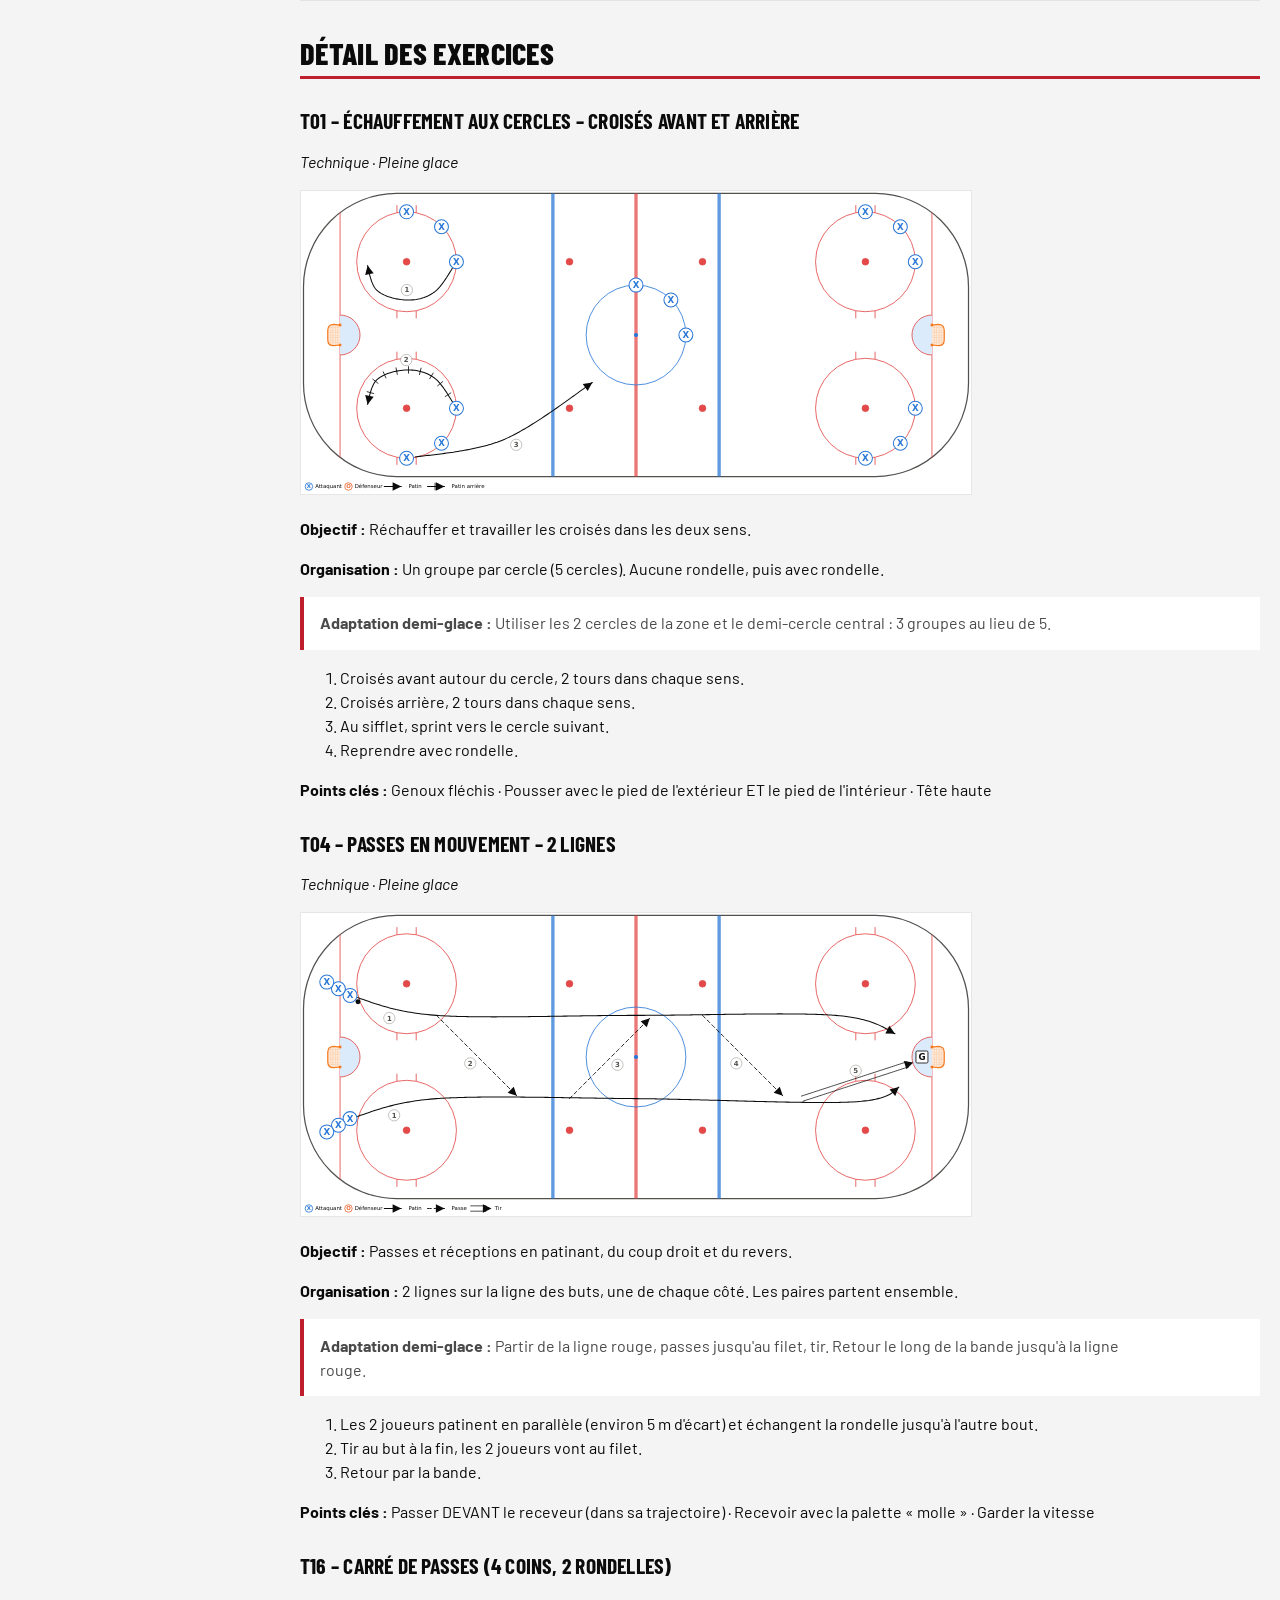
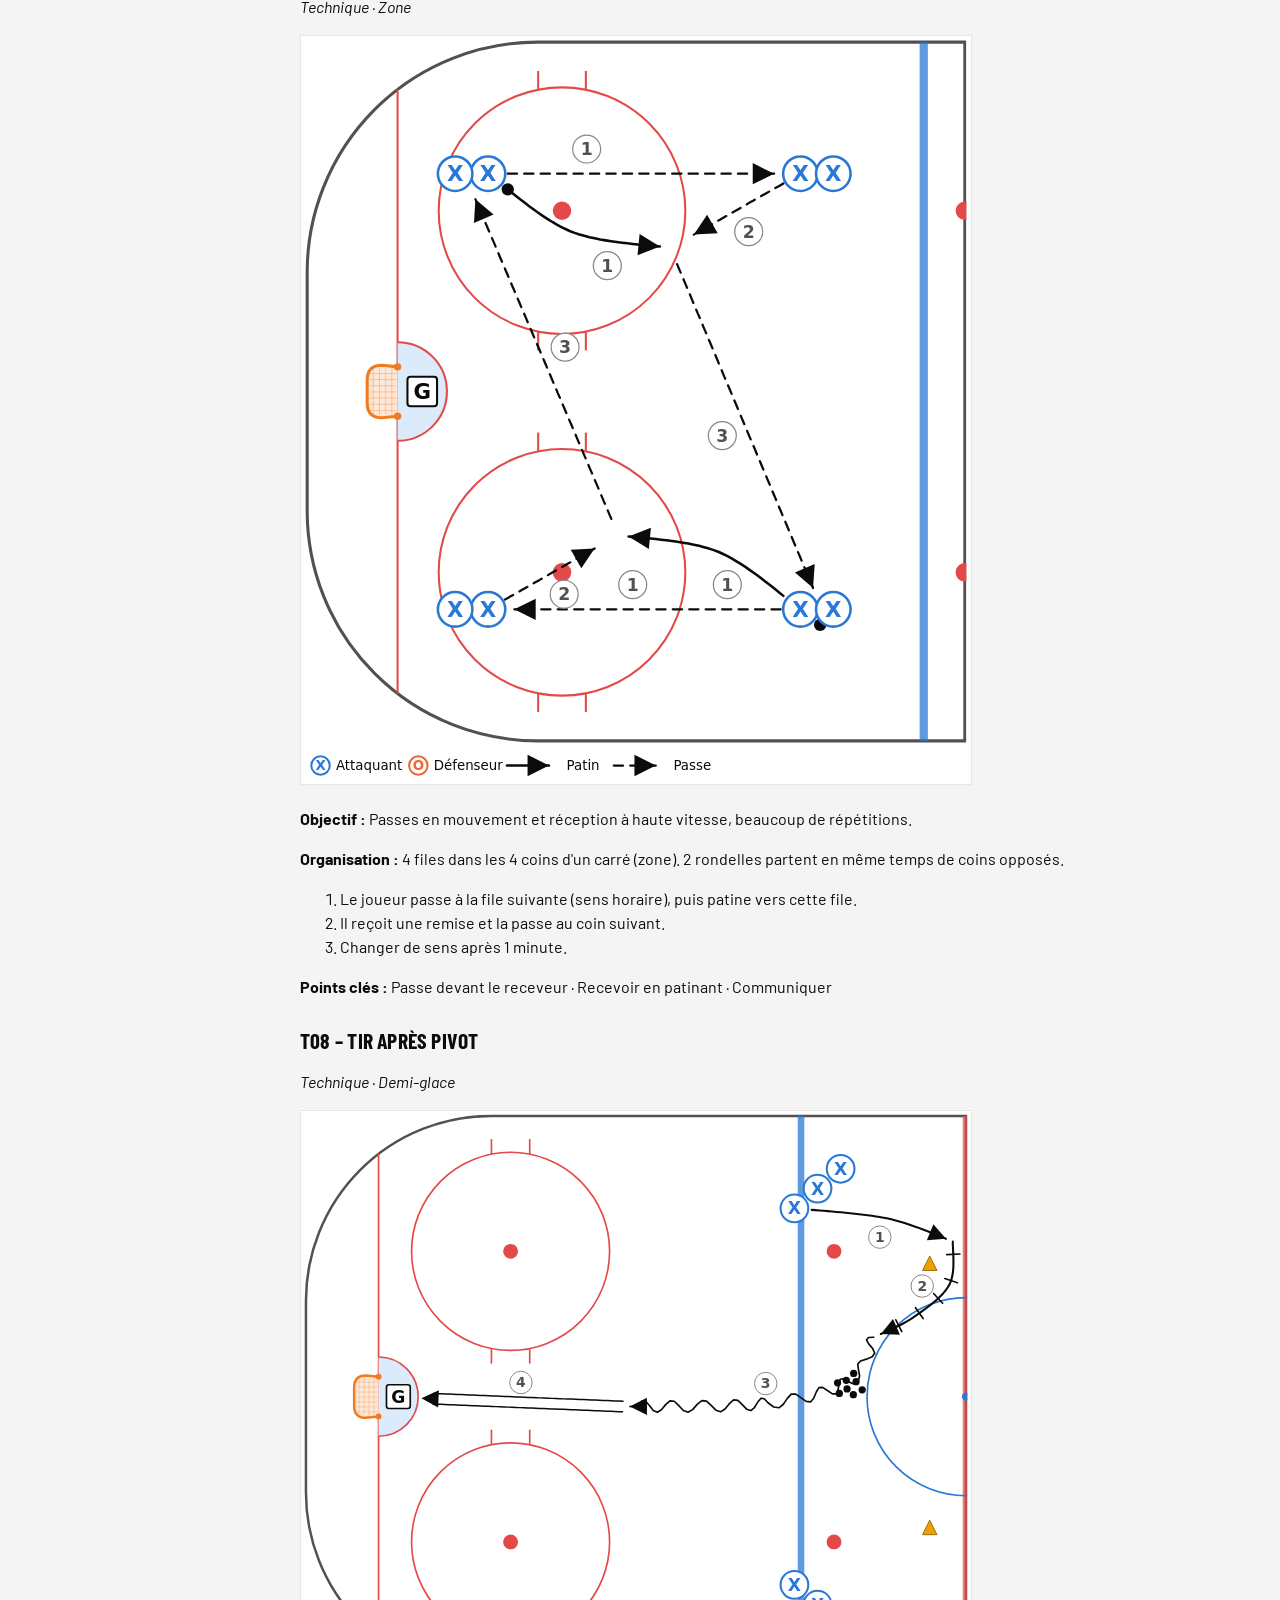
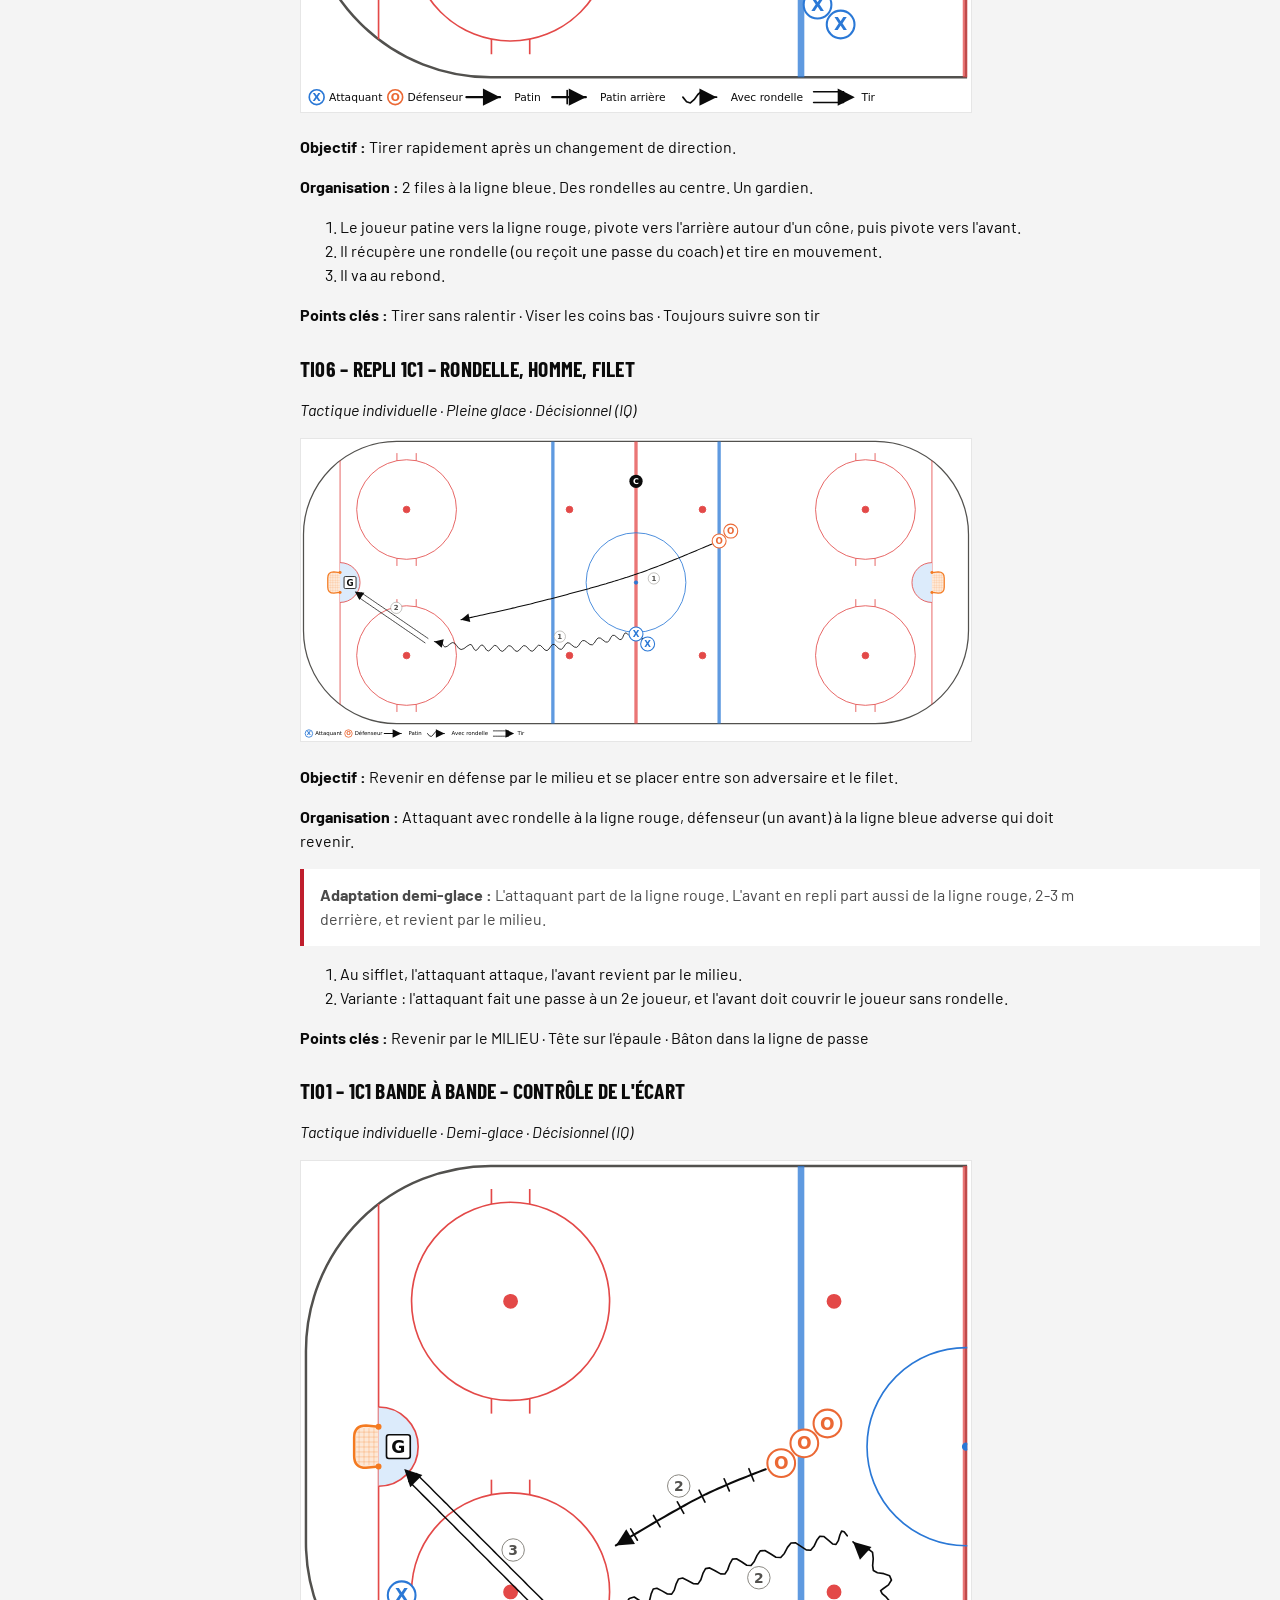
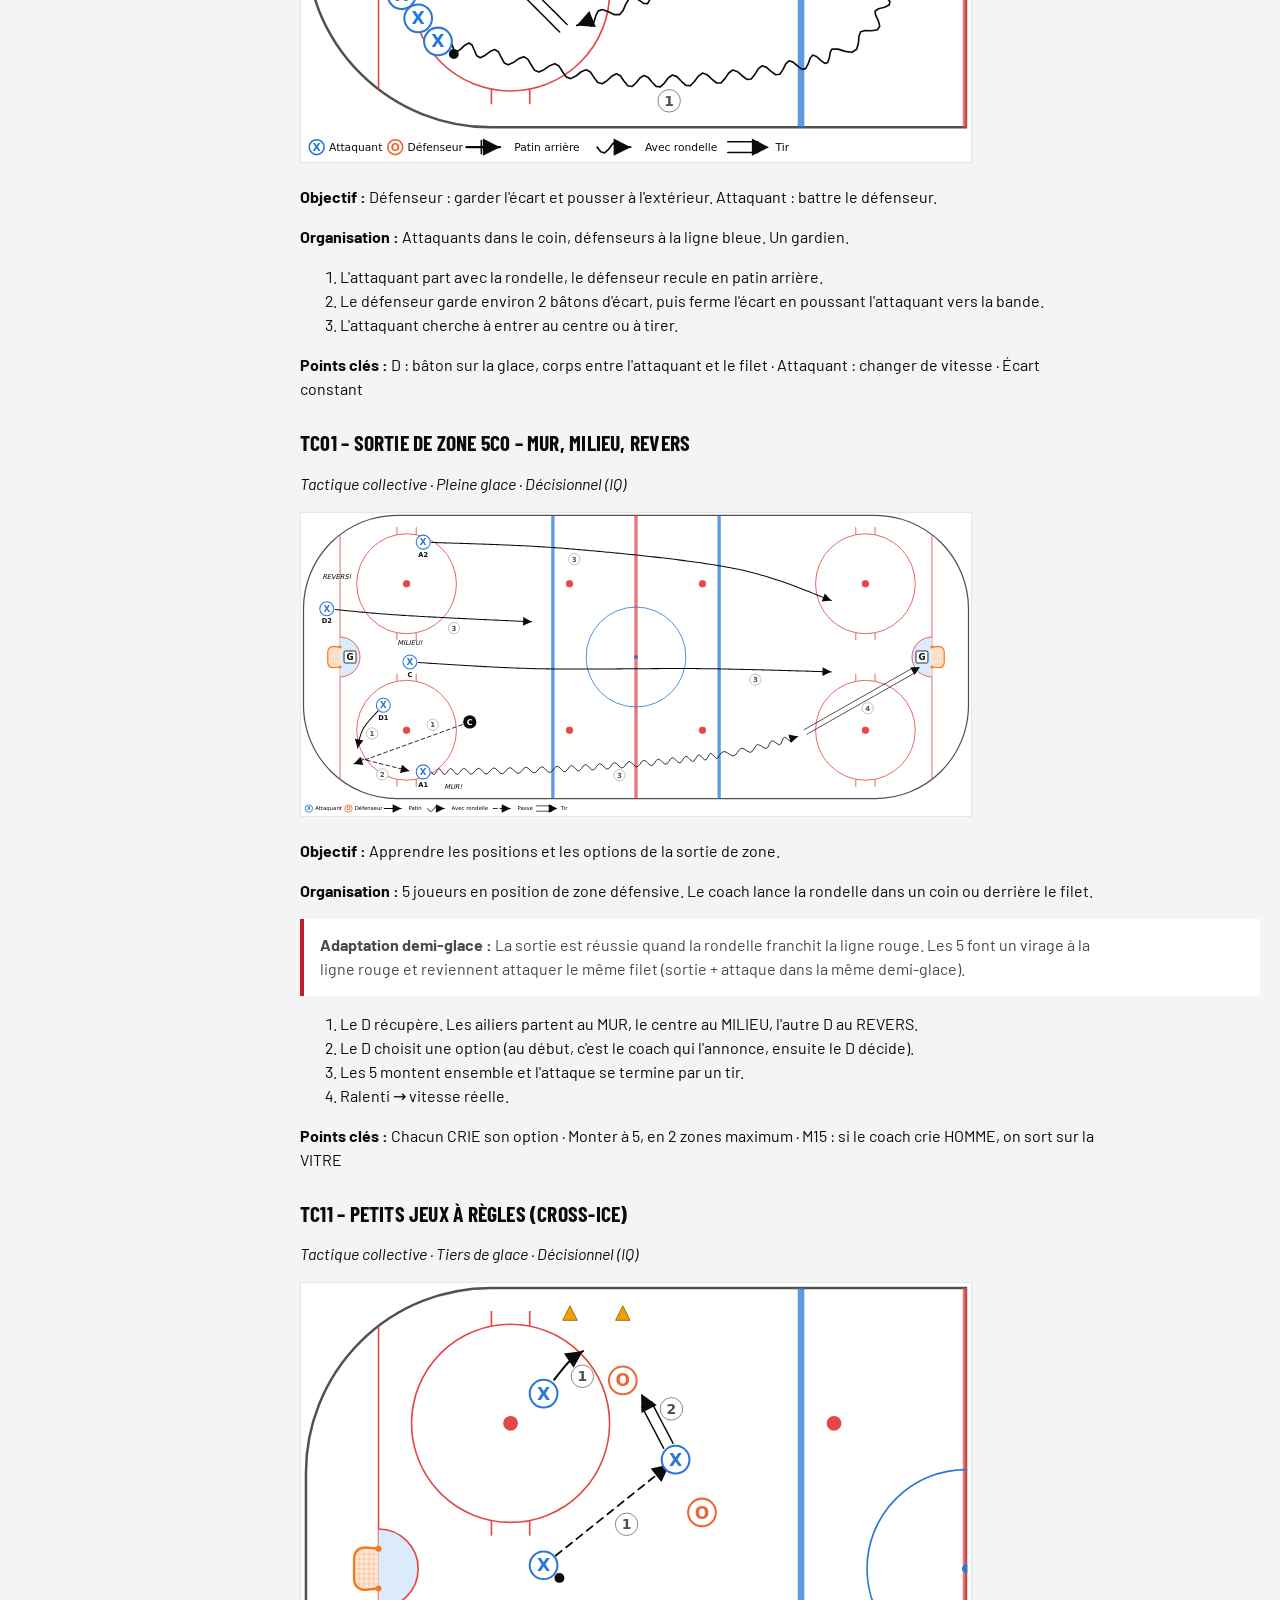
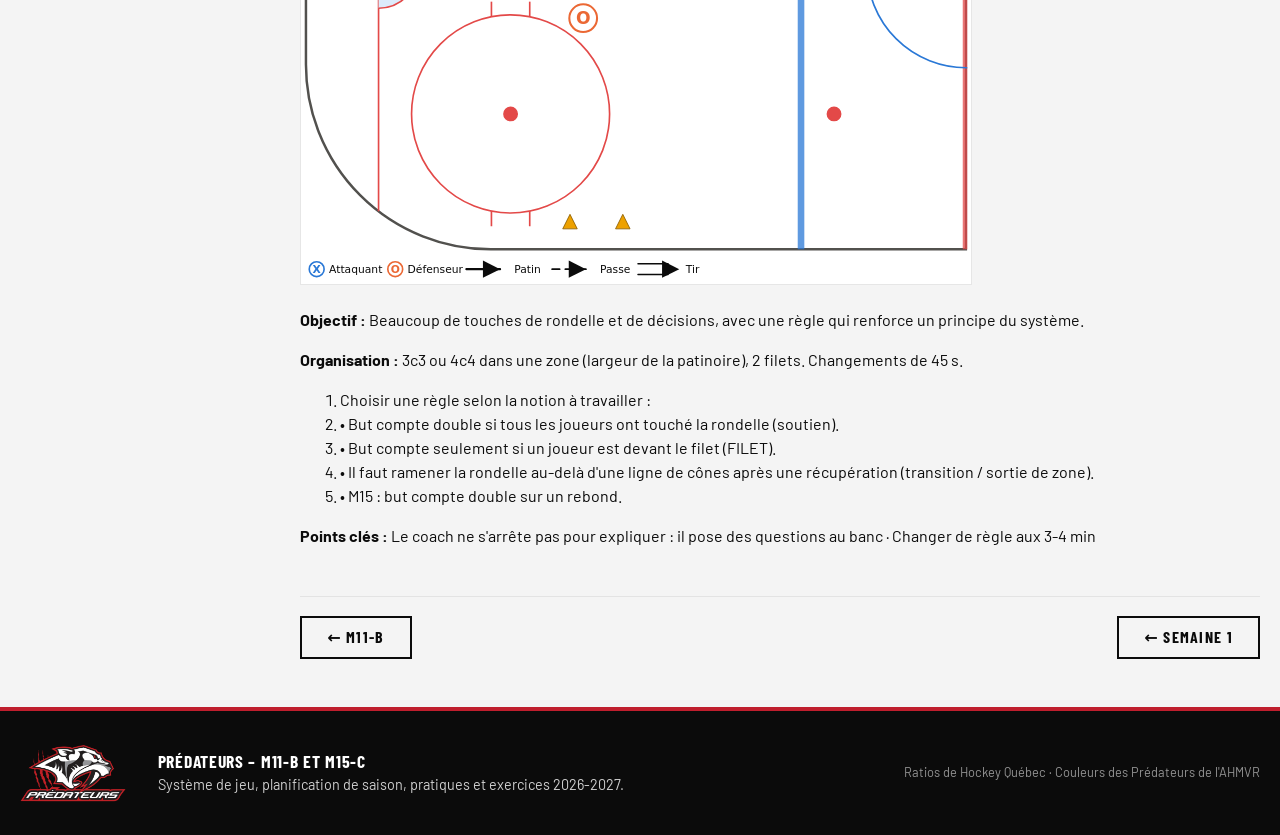
<file: M11-B/pratiques/S02.html>
<!DOCTYPE html>
<html lang="fr-CA">
<head>
<meta charset="utf-8">
<meta name="viewport" content="width=device-width, initial-scale=1">
<title>Semaine 2 – M11-B – Prédateurs</title>
<link rel="stylesheet" href="../../outils/style.css">
<link rel="icon" href="../../outils/logo-predateurs.png">
</head>
<body>
<!-- Page générée par outils/generer-site.js : modifie le fichier .md ou les données, puis relance le script. -->
<header class="site-entete">
  <a class="marque" href="../../index.html"><img src="../../outils/logo-predateurs.png" alt="" width="70" height="40"><span>Prédateurs<small>Coaching 2026-2027</small></span></a>
  <nav class="site-nav" aria-label="Navigation principale"><a href="../../index.html">Accueil</a><a href="../../M11-B/index.html" aria-current="page">M11-B</a><a href="../../M15-C/index.html">M15-C</a><a href="../../outils/banque-exercices.html">Exercices</a><a href="../../outils/plan-pratique.html">Planificateur</a><a href="../../outils/editeur-diagrammes.html">Diagrammes</a></nav>
</header>
<header class="bandeau">
  <div class="page">
    <p class="fil"><a href="../../index.html">Accueil</a> › <a href="../index.html">M11-B</a> › Semaine 2</p>
    <p class="surtitre">M11-B · Demi-glace</p>
    <h1>Semaine 2</h1>
    
  </div>
</header>
<main class="page contenu-grille"><nav class="sommaire" aria-label="Sur cette page"><p>Sur cette page</p><ol><li><a href="#objectifs">Objectifs</a></li><li><a href="#tableau-vestiaire">Tableau (vestiaire)</a></li><li><a href="#deroulement">Déroulement</a></li><li><a href="#repartition-du-temps">Répartition du temps</a></li><li><a href="#detail-des-exercices">Détail des exercices</a></li></ol></nav><article class="texte"><p><strong>Thème :</strong> Sortie de zone : MUR – MILIEU – REVERS<br>
<strong>Glace :</strong> Demi-glace, 50 min (45 min d'exercices + 5 min de consignes et transitions)</p>
<blockquote><p>Fiche générée à partir de <code>outils/modeles.js</code>. Pour la modifier, ouvre <code>outils/plan-pratique.html</code> et charge le modèle « M11-B – Semaine 2 ».</p></blockquote>
<h2 id="objectifs">Objectifs</h2>
<ul><li>Introduire la sortie de zone (phase 1).</li><li>Repli par le milieu.</li><li>Rappel de la zone défensive (semaine 1).</li></ul>
<h2 id="tableau-vestiaire">Tableau (vestiaire)</h2>
<p>Vestiaire (3 min) : dessiner la sortie de zone, les 3 options et les 3 mots. Question : « Pourquoi jamais de passe au milieu de notre enclave? »</p>
<h2 id="deroulement">Déroulement</h2>
<div class="tableau"><table><thead><tr><th>Heure</th><th>Code</th><th>Exercice</th><th>Catégorie</th><th>Min</th><th>Notes</th></tr></thead><tbody><tr><td>0:00–0:05</td><td>T01</td><td>Échauffement aux cercles – croisés avant et arrière</td><td>Technique</td><td>5</td><td>Demi-glace : 3 groupes.</td></tr><tr><td>0:05–0:11</td><td>T04</td><td>Passes en mouvement – 2 lignes</td><td>Technique</td><td>6</td><td>Départ de la ligne rouge. 2e minute : passes du revers seulement.</td></tr><tr><td>0:11–0:17</td><td>T16</td><td>Carré de passes (4 coins, 2 rondelles)</td><td>Technique</td><td>6</td><td>Passer à 2 rondelles rapidement.</td></tr><tr><td>0:17–0:23</td><td>T08</td><td>Tir après pivot</td><td>Technique</td><td>6</td><td></td></tr><tr><td>0:23–0:28</td><td>TI06</td><td>Repli 1c1 – rondelle, homme, filet</td><td>Tactique individuelle</td><td>5</td><td>Départ à la ligne rouge. Insister : revenir par le MILIEU, pas le long de la bande.</td></tr><tr><td>0:28–0:34</td><td>TI01</td><td>1c1 bande à bande – contrôle de l'écart</td><td>Tactique individuelle</td><td>6</td><td>Tout le monde joue les deux rôles (avants aussi en défense).</td></tr><tr><td>0:34–0:40</td><td>TC01</td><td>Sortie de zone 5c0 – MUR, MILIEU, REVERS</td><td>Tactique collective</td><td>6</td><td>Sortie réussie à la ligne rouge, virage, puis attaque du même filet. Ralenti → vitesse. Au début, le coach annonce l'option. Ensuite, le D décide.</td></tr><tr><td>0:40–0:45</td><td>TC11</td><td>Petits jeux à règles (cross-ice)</td><td>Tactique collective</td><td>5</td><td>Règle : après une récupération, la rondelle doit passer par un joueur au MUR avant un tir.</td></tr></tbody></table></div>
<h2 id="repartition-du-temps">Répartition du temps</h2>
<div class="tableau"><table><thead><tr><th>Catégorie</th><th>Minutes</th><th>% réel</th><th>Cible Hockey Québec</th></tr></thead><tbody><tr><td>Technique</td><td>23</td><td>51,1 %</td><td>50 % ✓</td></tr><tr><td>Tactique individuelle</td><td>11</td><td>24,4 %</td><td>25 % ✓</td></tr><tr><td>Tactique collective</td><td>11</td><td>24,4 %</td><td>25 % ✓</td></tr></tbody></table></div>
<h2 id="detail-des-exercices">Détail des exercices</h2>
<h3 id="t01-echauffement-aux-cercles-croises-avant-et-arriere">T01 – Échauffement aux cercles – croisés avant et arrière</h3>
<p><em>Technique · Pleine glace</em></p>
<figure><a href="../../outils/diagrammes-svg/T01.svg" title="Ouvrir en grand"><img src="../../outils/diagrammes-svg/T01.svg" alt="Diagramme T01" loading="lazy"></a></figure>
<p><strong>Objectif :</strong> Réchauffer et travailler les croisés dans les deux sens.</p>
<p><strong>Organisation :</strong> Un groupe par cercle (5 cercles). Aucune rondelle, puis avec rondelle.</p>
<blockquote><p><strong>Adaptation demi-glace :</strong> Utiliser les 2 cercles de la zone et le demi-cercle central : 3 groupes au lieu de 5.</p></blockquote>
<ol><li>Croisés avant autour du cercle, 2 tours dans chaque sens.</li><li>Croisés arrière, 2 tours dans chaque sens.</li><li>Au sifflet, sprint vers le cercle suivant.</li><li>Reprendre avec rondelle.</li></ol>
<p><strong>Points clés :</strong> Genoux fléchis · Pousser avec le pied de l'extérieur ET le pied de l'intérieur · Tête haute</p>
<h3 id="t04-passes-en-mouvement-2-lignes">T04 – Passes en mouvement – 2 lignes</h3>
<p><em>Technique · Pleine glace</em></p>
<figure><a href="../../outils/diagrammes-svg/T04.svg" title="Ouvrir en grand"><img src="../../outils/diagrammes-svg/T04.svg" alt="Diagramme T04" loading="lazy"></a></figure>
<p><strong>Objectif :</strong> Passes et réceptions en patinant, du coup droit et du revers.</p>
<p><strong>Organisation :</strong> 2 lignes sur la ligne des buts, une de chaque côté. Les paires partent ensemble.</p>
<blockquote><p><strong>Adaptation demi-glace :</strong> Partir de la ligne rouge, passes jusqu'au filet, tir. Retour le long de la bande jusqu'à la ligne rouge.</p></blockquote>
<ol><li>Les 2 joueurs patinent en parallèle (environ 5 m d'écart) et échangent la rondelle jusqu'à l'autre bout.</li><li>Tir au but à la fin, les 2 joueurs vont au filet.</li><li>Retour par la bande.</li></ol>
<p><strong>Points clés :</strong> Passer DEVANT le receveur (dans sa trajectoire) · Recevoir avec la palette « molle » · Garder la vitesse</p>
<h3 id="t16-carre-de-passes-4-coins-2-rondelles">T16 – Carré de passes (4 coins, 2 rondelles)</h3>
<p><em>Technique · Zone</em></p>
<figure><a href="../../outils/diagrammes-svg/T16.svg" title="Ouvrir en grand"><img src="../../outils/diagrammes-svg/T16.svg" alt="Diagramme T16" loading="lazy"></a></figure>
<p><strong>Objectif :</strong> Passes en mouvement et réception à haute vitesse, beaucoup de répétitions.</p>
<p><strong>Organisation :</strong> 4 files dans les 4 coins d'un carré (zone). 2 rondelles partent en même temps de coins opposés.</p>
<ol><li>Le joueur passe à la file suivante (sens horaire), puis patine vers cette file.</li><li>Il reçoit une remise et la passe au coin suivant.</li><li>Changer de sens après 1 minute.</li></ol>
<p><strong>Points clés :</strong> Passe devant le receveur · Recevoir en patinant · Communiquer</p>
<h3 id="t08-tir-apres-pivot">T08 – Tir après pivot</h3>
<p><em>Technique · Demi-glace</em></p>
<figure><a href="../../outils/diagrammes-svg/T08.svg" title="Ouvrir en grand"><img src="../../outils/diagrammes-svg/T08.svg" alt="Diagramme T08" loading="lazy"></a></figure>
<p><strong>Objectif :</strong> Tirer rapidement après un changement de direction.</p>
<p><strong>Organisation :</strong> 2 files à la ligne bleue. Des rondelles au centre. Un gardien.</p>
<ol><li>Le joueur patine vers la ligne rouge, pivote vers l'arrière autour d'un cône, puis pivote vers l'avant.</li><li>Il récupère une rondelle (ou reçoit une passe du coach) et tire en mouvement.</li><li>Il va au rebond.</li></ol>
<p><strong>Points clés :</strong> Tirer sans ralentir · Viser les coins bas · Toujours suivre son tir</p>
<h3 id="ti06-repli-1c1-rondelle-homme-filet">TI06 – Repli 1c1 – rondelle, homme, filet</h3>
<p><em>Tactique individuelle · Pleine glace · Décisionnel (IQ)</em></p>
<figure><a href="../../outils/diagrammes-svg/TI06.svg" title="Ouvrir en grand"><img src="../../outils/diagrammes-svg/TI06.svg" alt="Diagramme TI06" loading="lazy"></a></figure>
<p><strong>Objectif :</strong> Revenir en défense par le milieu et se placer entre son adversaire et le filet.</p>
<p><strong>Organisation :</strong> Attaquant avec rondelle à la ligne rouge, défenseur (un avant) à la ligne bleue adverse qui doit revenir.</p>
<blockquote><p><strong>Adaptation demi-glace :</strong> L'attaquant part de la ligne rouge. L'avant en repli part aussi de la ligne rouge, 2-3 m derrière, et revient par le milieu.</p></blockquote>
<ol><li>Au sifflet, l'attaquant attaque, l'avant revient par le milieu.</li><li>Variante : l'attaquant fait une passe à un 2e joueur, et l'avant doit couvrir le joueur sans rondelle.</li></ol>
<p><strong>Points clés :</strong> Revenir par le MILIEU · Tête sur l'épaule · Bâton dans la ligne de passe</p>
<h3 id="ti01-1c1-bande-a-bande-controle-de-l-ecart">TI01 – 1c1 bande à bande – contrôle de l'écart</h3>
<p><em>Tactique individuelle · Demi-glace · Décisionnel (IQ)</em></p>
<figure><a href="../../outils/diagrammes-svg/TI01.svg" title="Ouvrir en grand"><img src="../../outils/diagrammes-svg/TI01.svg" alt="Diagramme TI01" loading="lazy"></a></figure>
<p><strong>Objectif :</strong> Défenseur : garder l'écart et pousser à l'extérieur. Attaquant : battre le défenseur.</p>
<p><strong>Organisation :</strong> Attaquants dans le coin, défenseurs à la ligne bleue. Un gardien.</p>
<ol><li>L'attaquant part avec la rondelle, le défenseur recule en patin arrière.</li><li>Le défenseur garde environ 2 bâtons d'écart, puis ferme l'écart en poussant l'attaquant vers la bande.</li><li>L'attaquant cherche à entrer au centre ou à tirer.</li></ol>
<p><strong>Points clés :</strong> D : bâton sur la glace, corps entre l'attaquant et le filet · Attaquant : changer de vitesse · Écart constant</p>
<h3 id="tc01-sortie-de-zone-5c0-mur-milieu-revers">TC01 – Sortie de zone 5c0 – MUR, MILIEU, REVERS</h3>
<p><em>Tactique collective · Pleine glace · Décisionnel (IQ)</em></p>
<figure><a href="../../outils/diagrammes-svg/TC01.svg" title="Ouvrir en grand"><img src="../../outils/diagrammes-svg/TC01.svg" alt="Diagramme TC01" loading="lazy"></a></figure>
<p><strong>Objectif :</strong> Apprendre les positions et les options de la sortie de zone.</p>
<p><strong>Organisation :</strong> 5 joueurs en position de zone défensive. Le coach lance la rondelle dans un coin ou derrière le filet.</p>
<blockquote><p><strong>Adaptation demi-glace :</strong> La sortie est réussie quand la rondelle franchit la ligne rouge. Les 5 font un virage à la ligne rouge et reviennent attaquer le même filet (sortie + attaque dans la même demi-glace).</p></blockquote>
<ol><li>Le D récupère. Les ailiers partent au MUR, le centre au MILIEU, l'autre D au REVERS.</li><li>Le D choisit une option (au début, c'est le coach qui l'annonce, ensuite le D décide).</li><li>Les 5 montent ensemble et l'attaque se termine par un tir.</li><li>Ralenti → vitesse réelle.</li></ol>
<p><strong>Points clés :</strong> Chacun CRIE son option · Monter à 5, en 2 zones maximum · M15 : si le coach crie HOMME, on sort sur la VITRE</p>
<h3 id="tc11-petits-jeux-a-regles-cross-ice">TC11 – Petits jeux à règles (cross-ice)</h3>
<p><em>Tactique collective · Tiers de glace · Décisionnel (IQ)</em></p>
<figure><a href="../../outils/diagrammes-svg/TC11.svg" title="Ouvrir en grand"><img src="../../outils/diagrammes-svg/TC11.svg" alt="Diagramme TC11" loading="lazy"></a></figure>
<p><strong>Objectif :</strong> Beaucoup de touches de rondelle et de décisions, avec une règle qui renforce un principe du système.</p>
<p><strong>Organisation :</strong> 3c3 ou 4c4 dans une zone (largeur de la patinoire), 2 filets. Changements de 45 s.</p>
<ol><li>Choisir une règle selon la notion à travailler :</li><li>• But compte double si tous les joueurs ont touché la rondelle (soutien).</li><li>• But compte seulement si un joueur est devant le filet (FILET).</li><li>• Il faut ramener la rondelle au-delà d'une ligne de cônes après une récupération (transition / sortie de zone).</li><li>• M15 : but compte double sur un rebond.</li></ol>
<p><strong>Points clés :</strong> Le coach ne s'arrête pas pour expliquer : il pose des questions au banc · Changer de règle aux 3-4 min</p><nav class="navigation-pages no-print">
    <a class="bouton contour" href="../index.html">← M11-B</a>
    <span><a class="bouton contour" href="S01.html">← Semaine 1</a> </span>
  </nav></article></main>
<footer class="site-pied">
  <div class="page">
    <img src="../../outils/logo-predateurs.png" alt="Prédateurs" width="105" height="60">
    <p><strong>Prédateurs – M11-B et M15-C</strong><br>Système de jeu, planification de saison, pratiques et exercices 2026-2027.</p>
    <p class="petit">Ratios de Hockey Québec · Couleurs des Prédateurs de l'AHMVR</p>
  </div>
</footer>
</body>
</html>
</file>
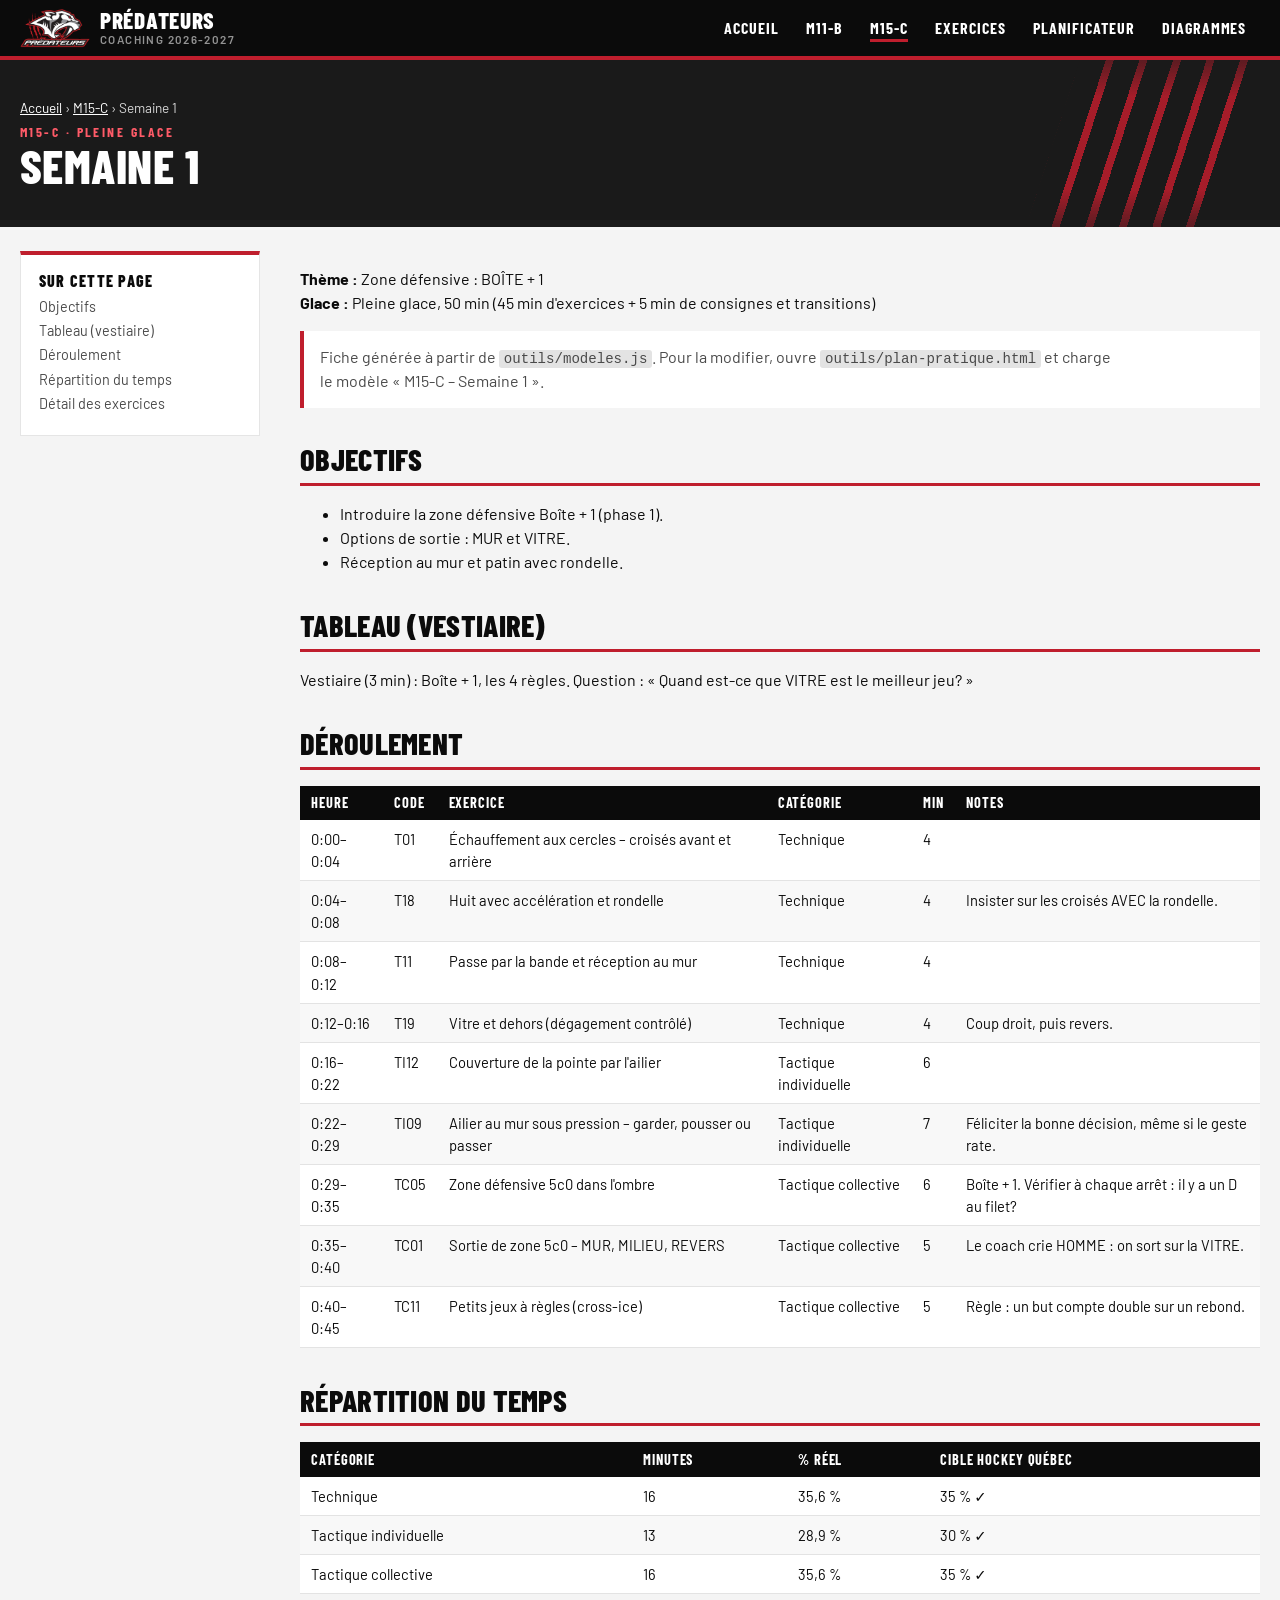
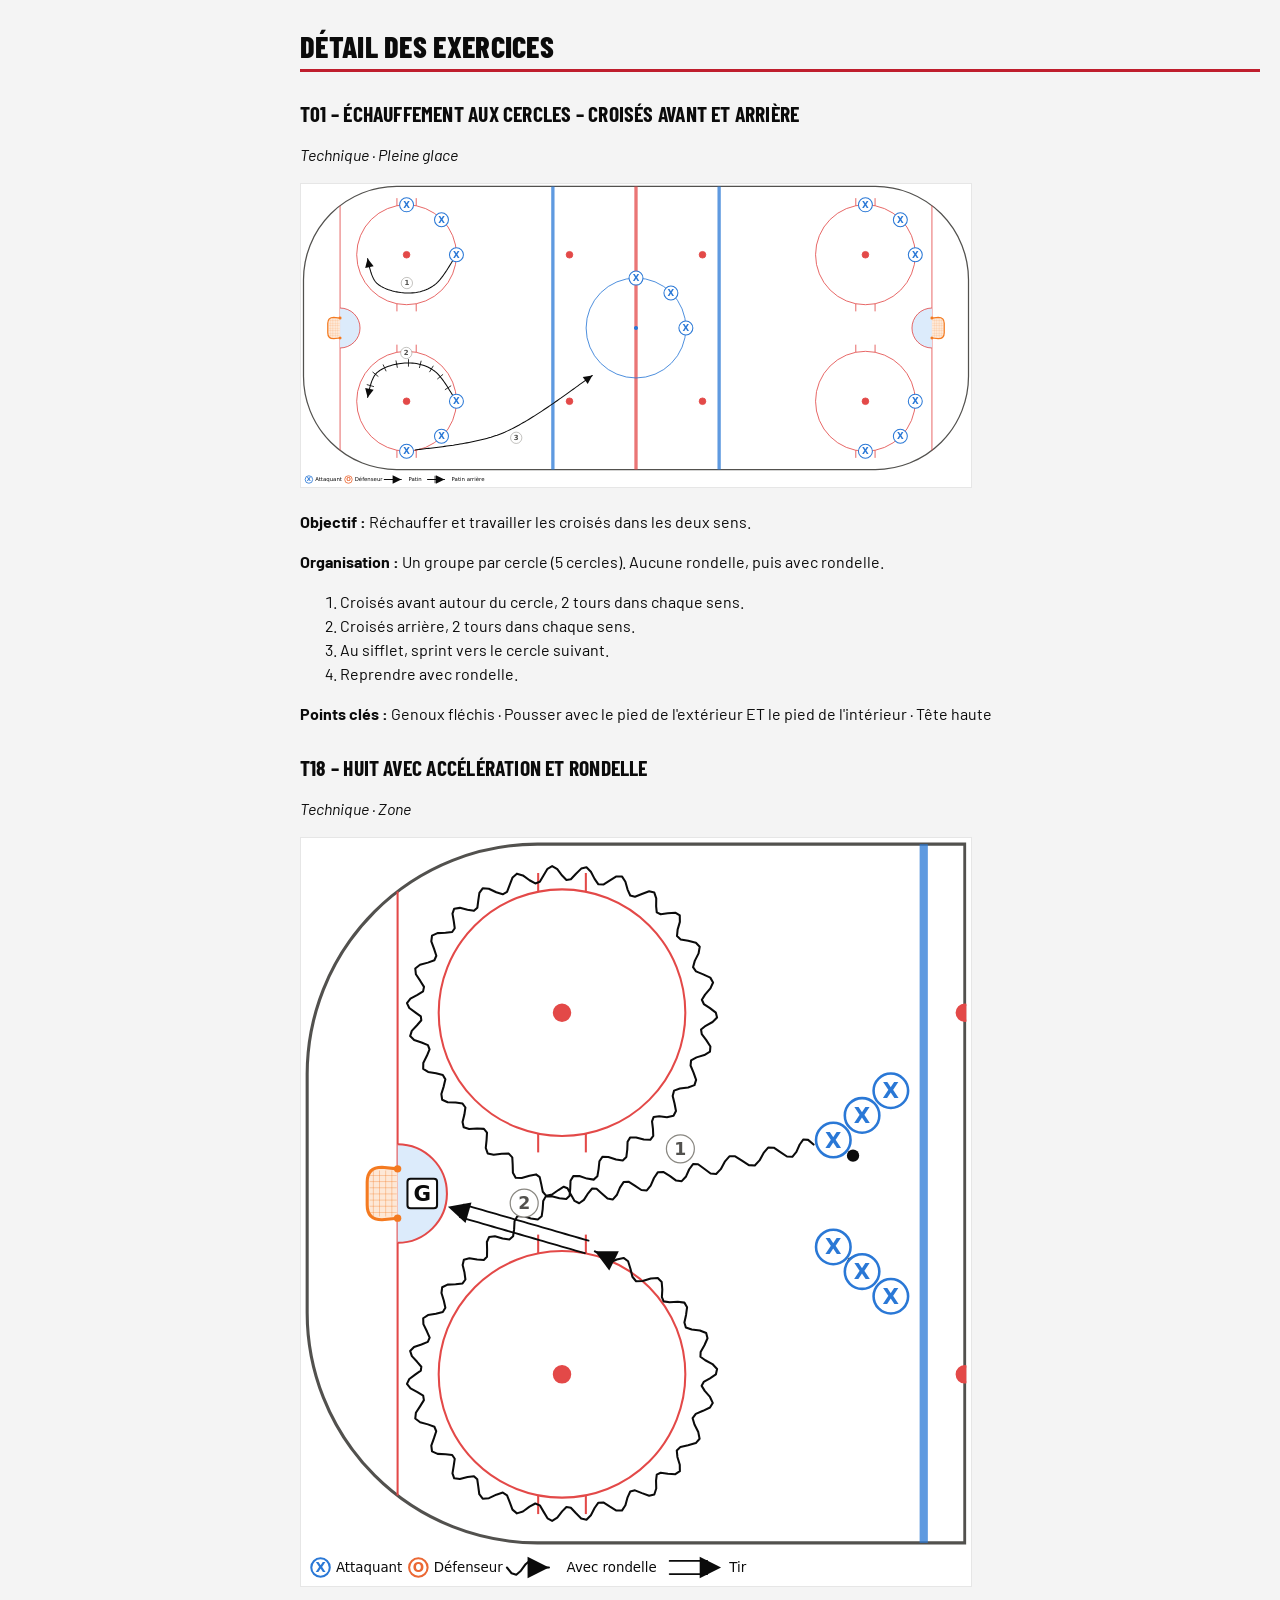
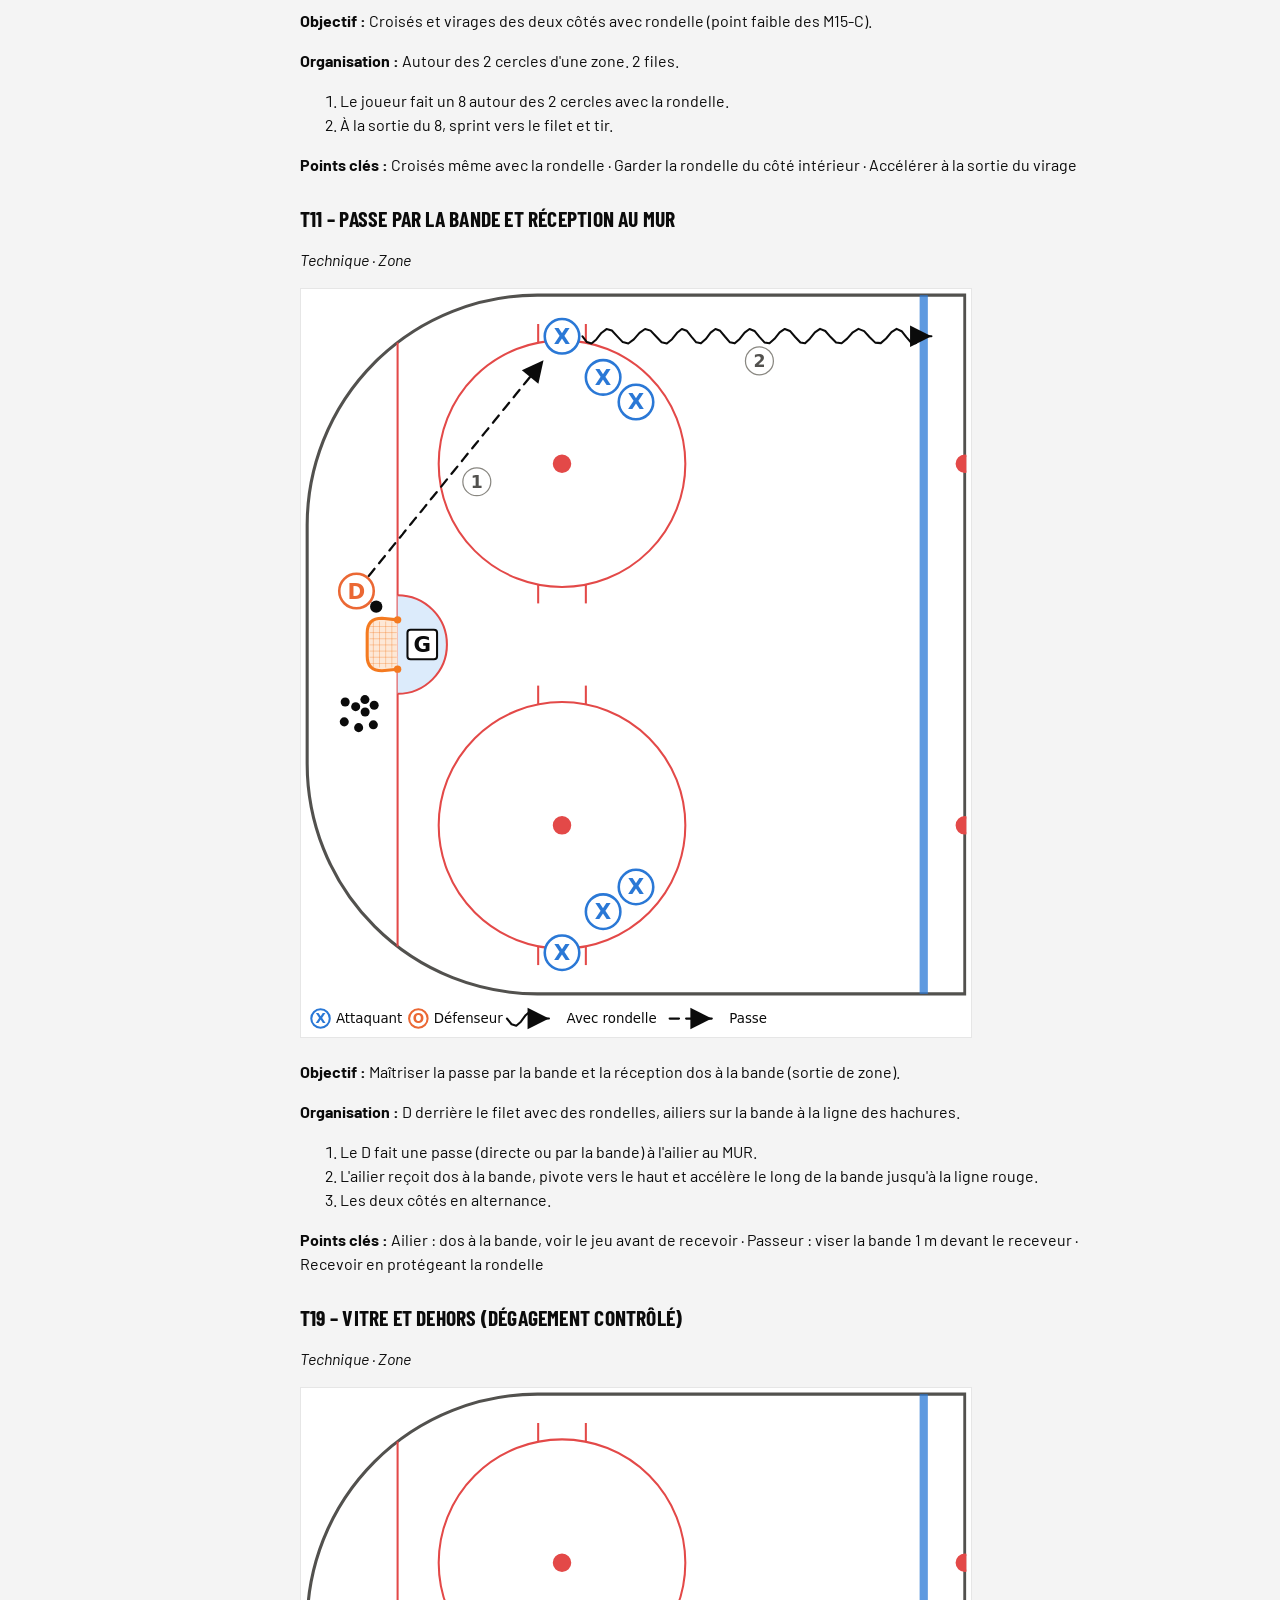
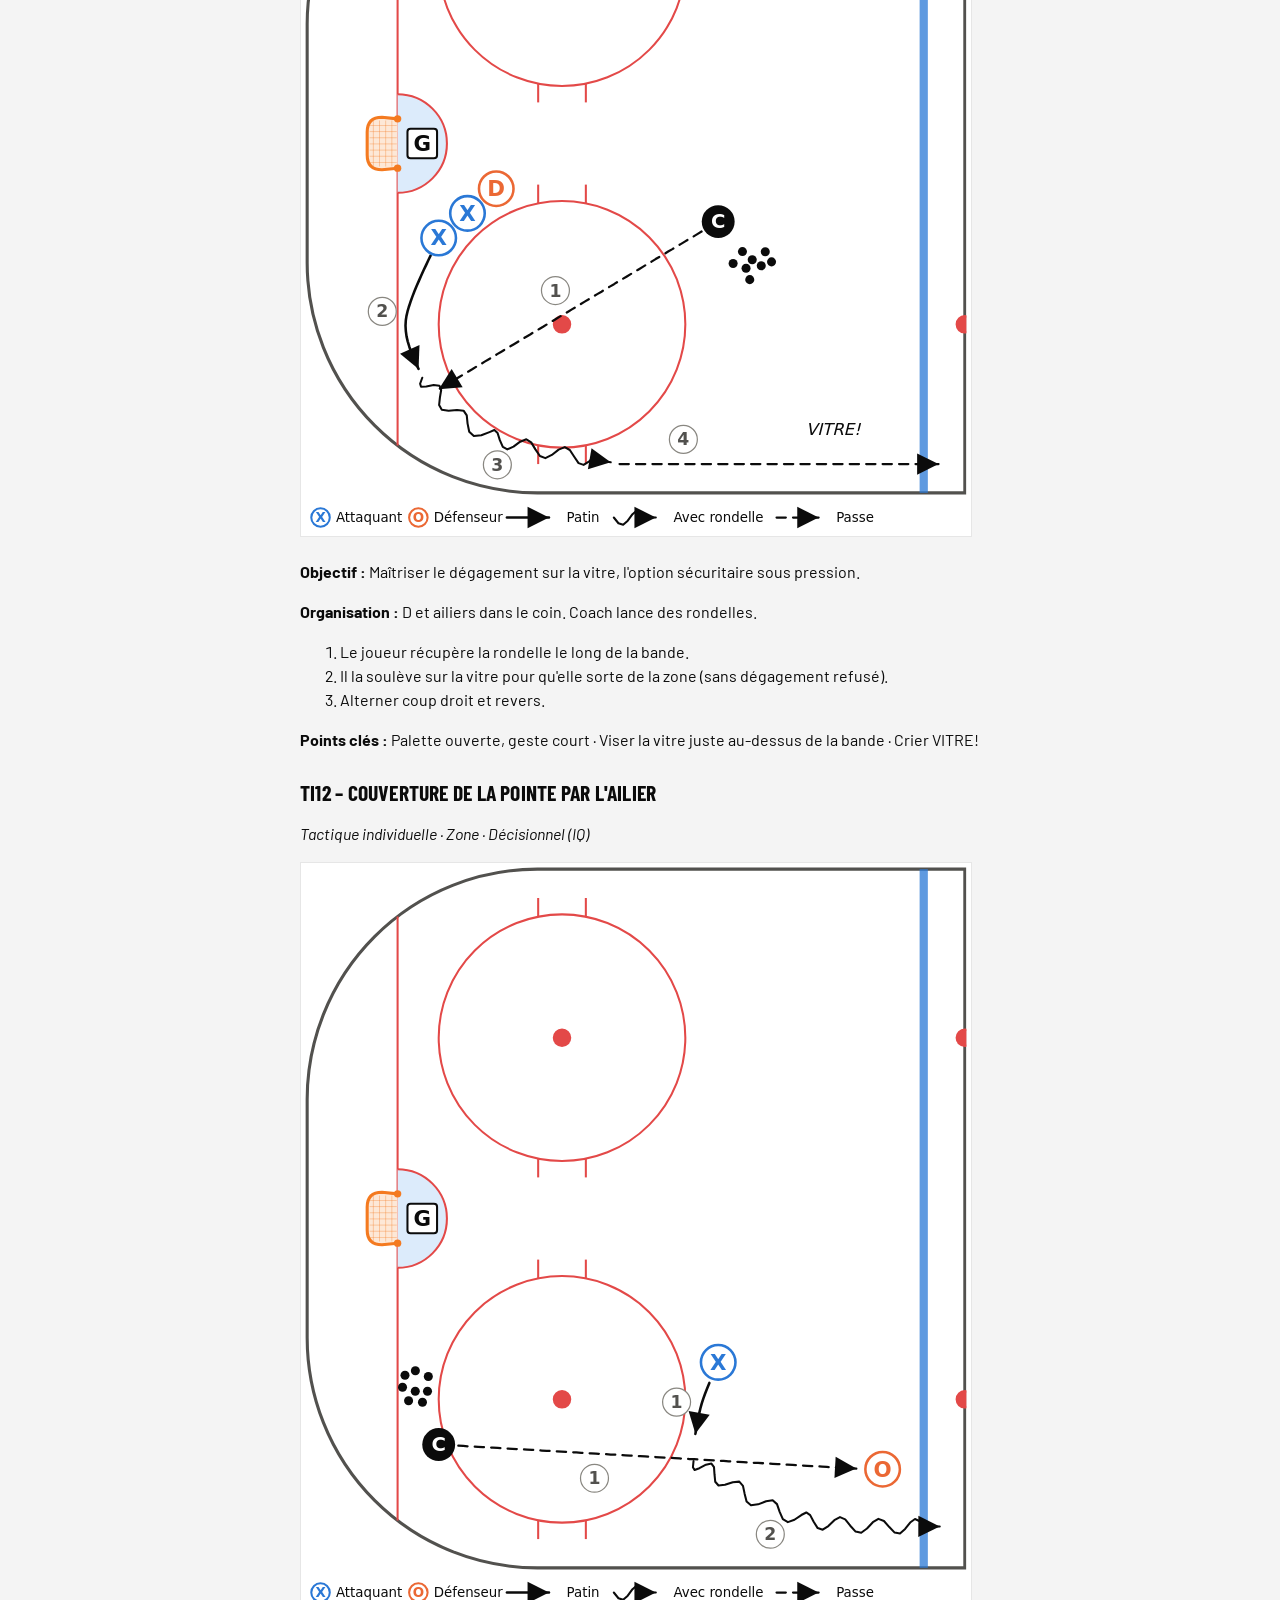
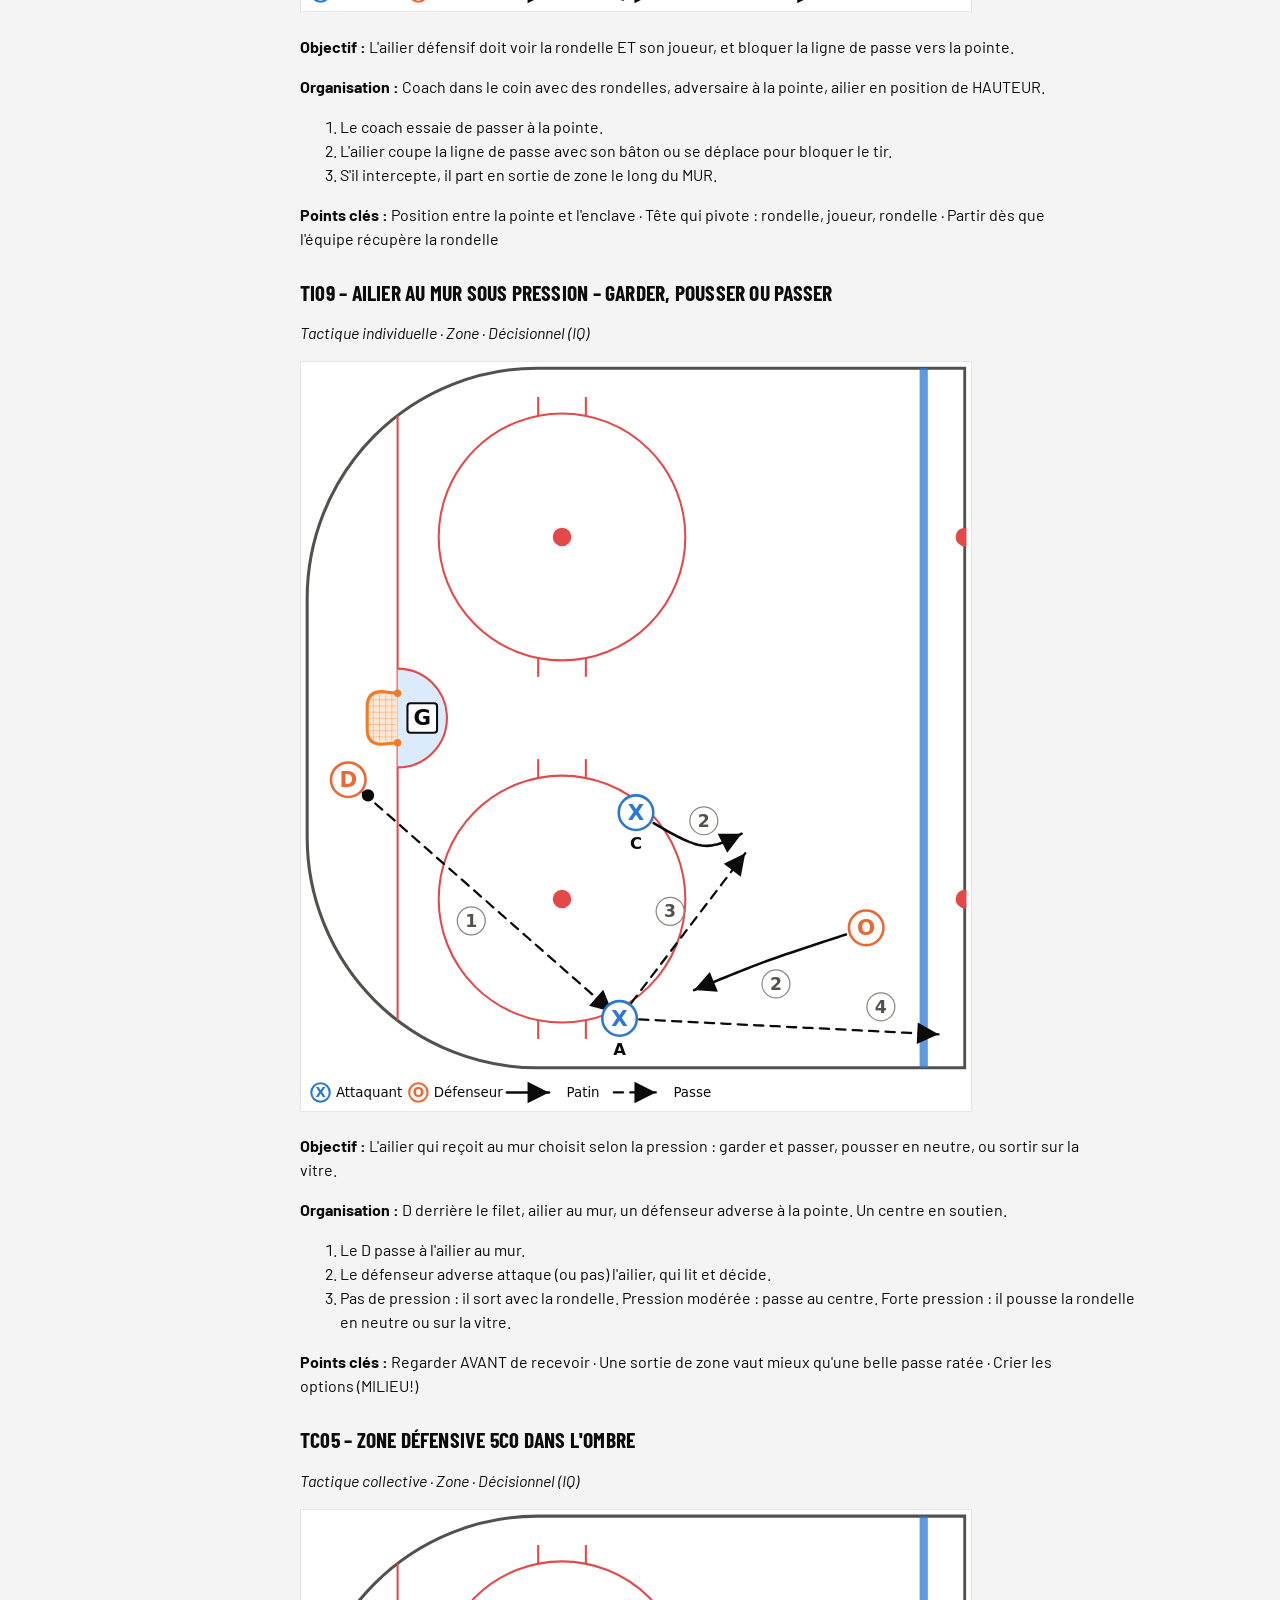
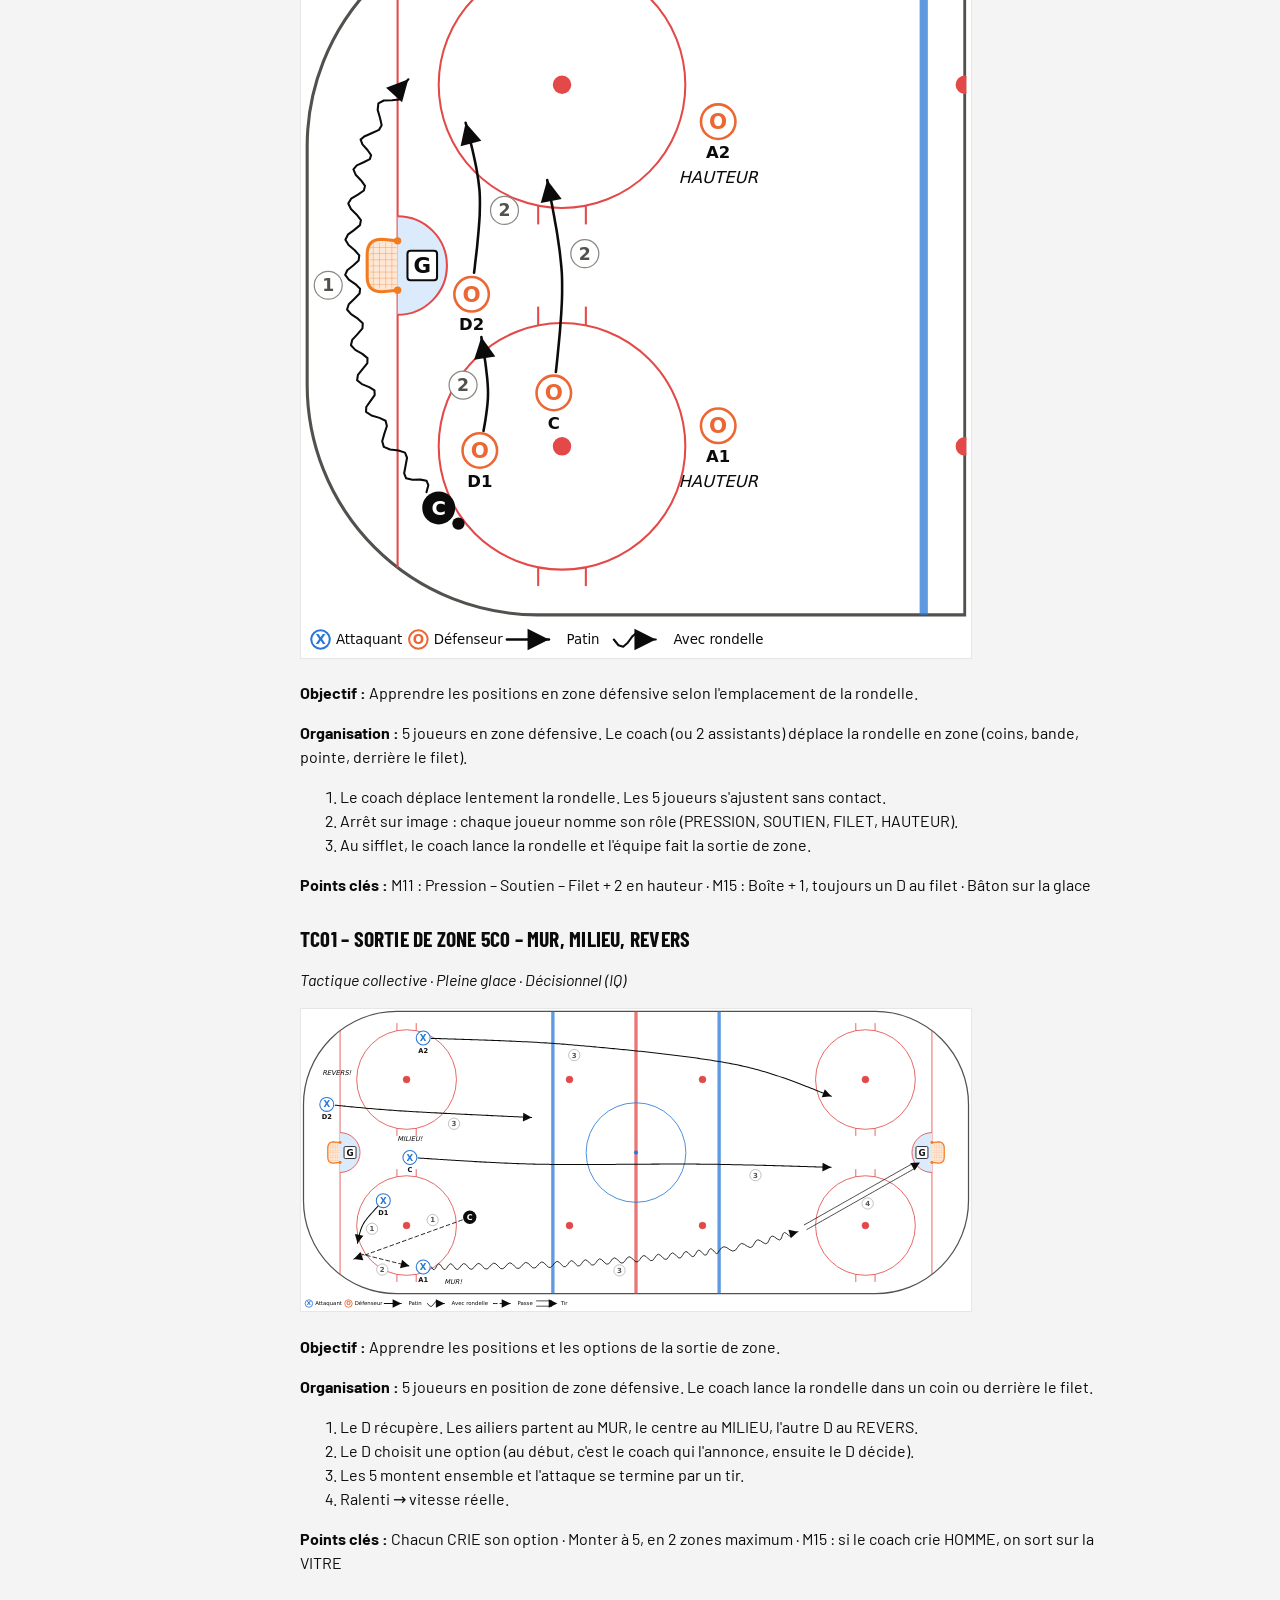
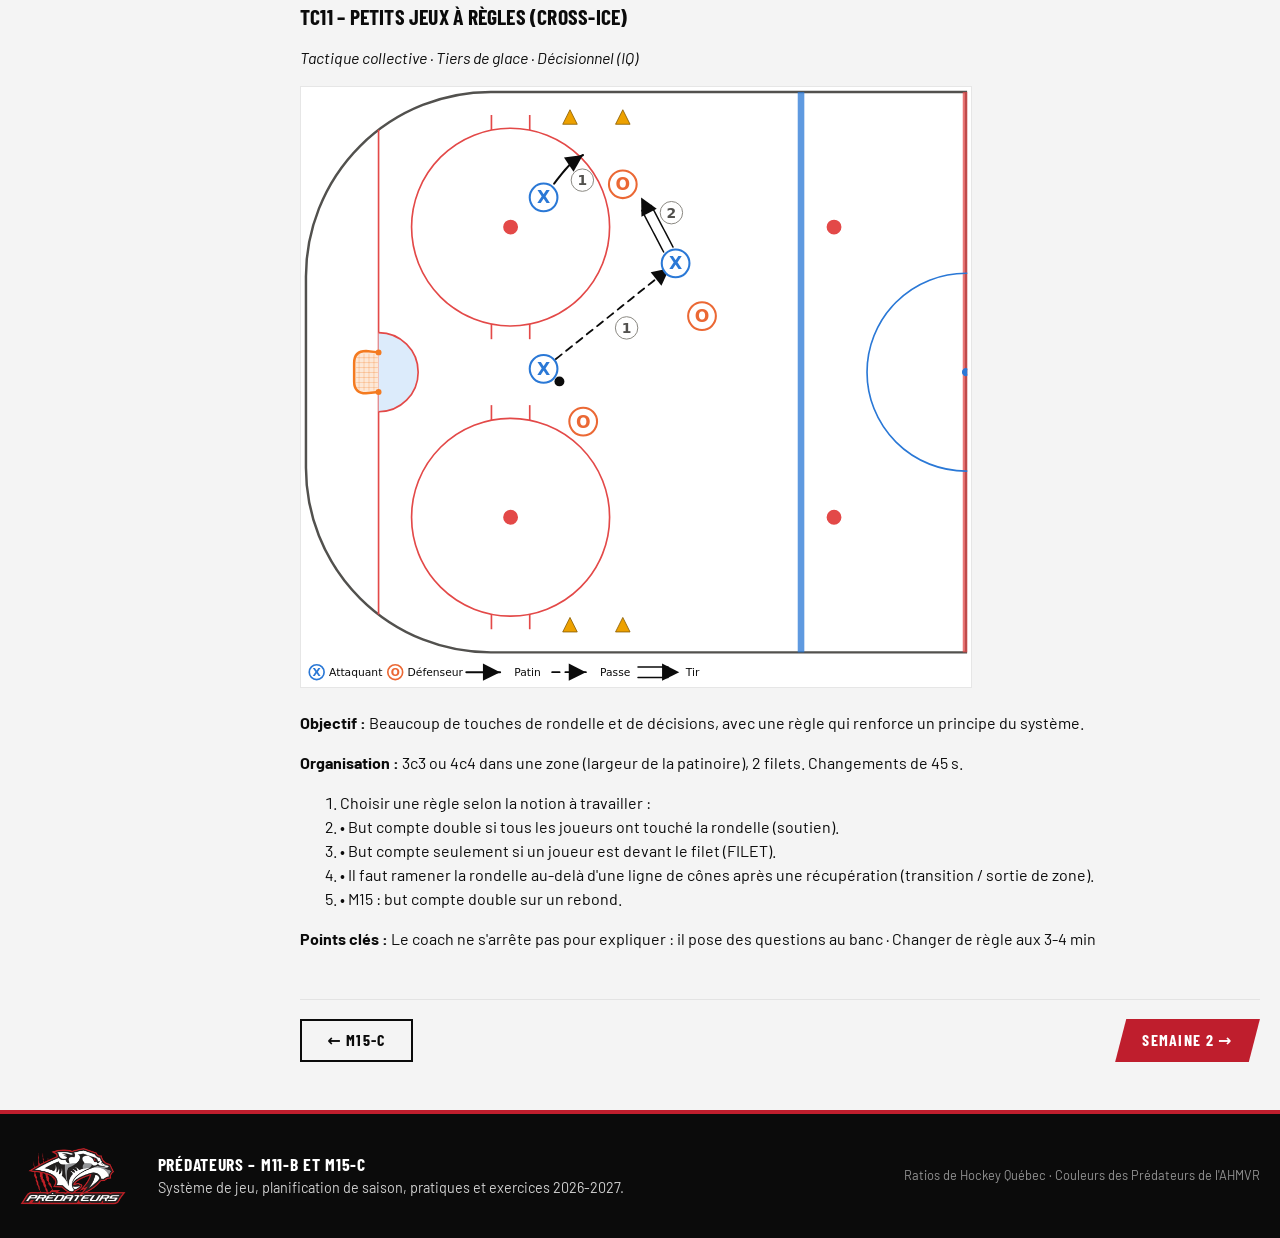
<file: M15-C/pratiques/S01.html>
<!DOCTYPE html>
<html lang="fr-CA">
<head>
<meta charset="utf-8">
<meta name="viewport" content="width=device-width, initial-scale=1">
<title>Semaine 1 – M15-C – Prédateurs</title>
<link rel="stylesheet" href="../../outils/style.css">
<link rel="icon" href="../../outils/logo-predateurs.png">
</head>
<body>
<!-- Page générée par outils/generer-site.js : modifie le fichier .md ou les données, puis relance le script. -->
<header class="site-entete">
  <a class="marque" href="../../index.html"><img src="../../outils/logo-predateurs.png" alt="" width="70" height="40"><span>Prédateurs<small>Coaching 2026-2027</small></span></a>
  <nav class="site-nav" aria-label="Navigation principale"><a href="../../index.html">Accueil</a><a href="../../M11-B/index.html">M11-B</a><a href="../../M15-C/index.html" aria-current="page">M15-C</a><a href="../../outils/banque-exercices.html">Exercices</a><a href="../../outils/plan-pratique.html">Planificateur</a><a href="../../outils/editeur-diagrammes.html">Diagrammes</a></nav>
</header>
<header class="bandeau">
  <div class="page">
    <p class="fil"><a href="../../index.html">Accueil</a> › <a href="../index.html">M15-C</a> › Semaine 1</p>
    <p class="surtitre">M15-C · Pleine glace</p>
    <h1>Semaine 1</h1>
    
  </div>
</header>
<main class="page contenu-grille"><nav class="sommaire" aria-label="Sur cette page"><p>Sur cette page</p><ol><li><a href="#objectifs">Objectifs</a></li><li><a href="#tableau-vestiaire">Tableau (vestiaire)</a></li><li><a href="#deroulement">Déroulement</a></li><li><a href="#repartition-du-temps">Répartition du temps</a></li><li><a href="#detail-des-exercices">Détail des exercices</a></li></ol></nav><article class="texte"><p><strong>Thème :</strong> Zone défensive : BOÎTE + 1<br>
<strong>Glace :</strong> Pleine glace, 50 min (45 min d'exercices + 5 min de consignes et transitions)</p>
<blockquote><p>Fiche générée à partir de <code>outils/modeles.js</code>. Pour la modifier, ouvre <code>outils/plan-pratique.html</code> et charge le modèle « M15-C – Semaine 1 ».</p></blockquote>
<h2 id="objectifs">Objectifs</h2>
<ul><li>Introduire la zone défensive Boîte + 1 (phase 1).</li><li>Options de sortie : MUR et VITRE.</li><li>Réception au mur et patin avec rondelle.</li></ul>
<h2 id="tableau-vestiaire">Tableau (vestiaire)</h2>
<p>Vestiaire (3 min) : Boîte + 1, les 4 règles. Question : « Quand est-ce que VITRE est le meilleur jeu? »</p>
<h2 id="deroulement">Déroulement</h2>
<div class="tableau"><table><thead><tr><th>Heure</th><th>Code</th><th>Exercice</th><th>Catégorie</th><th>Min</th><th>Notes</th></tr></thead><tbody><tr><td>0:00–0:04</td><td>T01</td><td>Échauffement aux cercles – croisés avant et arrière</td><td>Technique</td><td>4</td><td></td></tr><tr><td>0:04–0:08</td><td>T18</td><td>Huit avec accélération et rondelle</td><td>Technique</td><td>4</td><td>Insister sur les croisés AVEC la rondelle.</td></tr><tr><td>0:08–0:12</td><td>T11</td><td>Passe par la bande et réception au mur</td><td>Technique</td><td>4</td><td></td></tr><tr><td>0:12–0:16</td><td>T19</td><td>Vitre et dehors (dégagement contrôlé)</td><td>Technique</td><td>4</td><td>Coup droit, puis revers.</td></tr><tr><td>0:16–0:22</td><td>TI12</td><td>Couverture de la pointe par l'ailier</td><td>Tactique individuelle</td><td>6</td><td></td></tr><tr><td>0:22–0:29</td><td>TI09</td><td>Ailier au mur sous pression – garder, pousser ou passer</td><td>Tactique individuelle</td><td>7</td><td>Féliciter la bonne décision, même si le geste rate.</td></tr><tr><td>0:29–0:35</td><td>TC05</td><td>Zone défensive 5c0 dans l'ombre</td><td>Tactique collective</td><td>6</td><td>Boîte + 1. Vérifier à chaque arrêt : il y a un D au filet?</td></tr><tr><td>0:35–0:40</td><td>TC01</td><td>Sortie de zone 5c0 – MUR, MILIEU, REVERS</td><td>Tactique collective</td><td>5</td><td>Le coach crie HOMME : on sort sur la VITRE.</td></tr><tr><td>0:40–0:45</td><td>TC11</td><td>Petits jeux à règles (cross-ice)</td><td>Tactique collective</td><td>5</td><td>Règle : un but compte double sur un rebond.</td></tr></tbody></table></div>
<h2 id="repartition-du-temps">Répartition du temps</h2>
<div class="tableau"><table><thead><tr><th>Catégorie</th><th>Minutes</th><th>% réel</th><th>Cible Hockey Québec</th></tr></thead><tbody><tr><td>Technique</td><td>16</td><td>35,6 %</td><td>35 % ✓</td></tr><tr><td>Tactique individuelle</td><td>13</td><td>28,9 %</td><td>30 % ✓</td></tr><tr><td>Tactique collective</td><td>16</td><td>35,6 %</td><td>35 % ✓</td></tr></tbody></table></div>
<h2 id="detail-des-exercices">Détail des exercices</h2>
<h3 id="t01-echauffement-aux-cercles-croises-avant-et-arriere">T01 – Échauffement aux cercles – croisés avant et arrière</h3>
<p><em>Technique · Pleine glace</em></p>
<figure><a href="../../outils/diagrammes-svg/T01.svg" title="Ouvrir en grand"><img src="../../outils/diagrammes-svg/T01.svg" alt="Diagramme T01" loading="lazy"></a></figure>
<p><strong>Objectif :</strong> Réchauffer et travailler les croisés dans les deux sens.</p>
<p><strong>Organisation :</strong> Un groupe par cercle (5 cercles). Aucune rondelle, puis avec rondelle.</p>
<ol><li>Croisés avant autour du cercle, 2 tours dans chaque sens.</li><li>Croisés arrière, 2 tours dans chaque sens.</li><li>Au sifflet, sprint vers le cercle suivant.</li><li>Reprendre avec rondelle.</li></ol>
<p><strong>Points clés :</strong> Genoux fléchis · Pousser avec le pied de l'extérieur ET le pied de l'intérieur · Tête haute</p>
<h3 id="t18-huit-avec-acceleration-et-rondelle">T18 – Huit avec accélération et rondelle</h3>
<p><em>Technique · Zone</em></p>
<figure><a href="../../outils/diagrammes-svg/T18.svg" title="Ouvrir en grand"><img src="../../outils/diagrammes-svg/T18.svg" alt="Diagramme T18" loading="lazy"></a></figure>
<p><strong>Objectif :</strong> Croisés et virages des deux côtés avec rondelle (point faible des M15-C).</p>
<p><strong>Organisation :</strong> Autour des 2 cercles d'une zone. 2 files.</p>
<ol><li>Le joueur fait un 8 autour des 2 cercles avec la rondelle.</li><li>À la sortie du 8, sprint vers le filet et tir.</li></ol>
<p><strong>Points clés :</strong> Croisés même avec la rondelle · Garder la rondelle du côté intérieur · Accélérer à la sortie du virage</p>
<h3 id="t11-passe-par-la-bande-et-reception-au-mur">T11 – Passe par la bande et réception au mur</h3>
<p><em>Technique · Zone</em></p>
<figure><a href="../../outils/diagrammes-svg/T11.svg" title="Ouvrir en grand"><img src="../../outils/diagrammes-svg/T11.svg" alt="Diagramme T11" loading="lazy"></a></figure>
<p><strong>Objectif :</strong> Maîtriser la passe par la bande et la réception dos à la bande (sortie de zone).</p>
<p><strong>Organisation :</strong> D derrière le filet avec des rondelles, ailiers sur la bande à la ligne des hachures.</p>
<ol><li>Le D fait une passe (directe ou par la bande) à l'ailier au MUR.</li><li>L'ailier reçoit dos à la bande, pivote vers le haut et accélère le long de la bande jusqu'à la ligne rouge.</li><li>Les deux côtés en alternance.</li></ol>
<p><strong>Points clés :</strong> Ailier : dos à la bande, voir le jeu avant de recevoir · Passeur : viser la bande 1 m devant le receveur · Recevoir en protégeant la rondelle</p>
<h3 id="t19-vitre-et-dehors-degagement-controle">T19 – Vitre et dehors (dégagement contrôlé)</h3>
<p><em>Technique · Zone</em></p>
<figure><a href="../../outils/diagrammes-svg/T19.svg" title="Ouvrir en grand"><img src="../../outils/diagrammes-svg/T19.svg" alt="Diagramme T19" loading="lazy"></a></figure>
<p><strong>Objectif :</strong> Maîtriser le dégagement sur la vitre, l'option sécuritaire sous pression.</p>
<p><strong>Organisation :</strong> D et ailiers dans le coin. Coach lance des rondelles.</p>
<ol><li>Le joueur récupère la rondelle le long de la bande.</li><li>Il la soulève sur la vitre pour qu'elle sorte de la zone (sans dégagement refusé).</li><li>Alterner coup droit et revers.</li></ol>
<p><strong>Points clés :</strong> Palette ouverte, geste court · Viser la vitre juste au-dessus de la bande · Crier VITRE!</p>
<h3 id="ti12-couverture-de-la-pointe-par-l-ailier">TI12 – Couverture de la pointe par l'ailier</h3>
<p><em>Tactique individuelle · Zone · Décisionnel (IQ)</em></p>
<figure><a href="../../outils/diagrammes-svg/TI12.svg" title="Ouvrir en grand"><img src="../../outils/diagrammes-svg/TI12.svg" alt="Diagramme TI12" loading="lazy"></a></figure>
<p><strong>Objectif :</strong> L'ailier défensif doit voir la rondelle ET son joueur, et bloquer la ligne de passe vers la pointe.</p>
<p><strong>Organisation :</strong> Coach dans le coin avec des rondelles, adversaire à la pointe, ailier en position de HAUTEUR.</p>
<ol><li>Le coach essaie de passer à la pointe.</li><li>L'ailier coupe la ligne de passe avec son bâton ou se déplace pour bloquer le tir.</li><li>S'il intercepte, il part en sortie de zone le long du MUR.</li></ol>
<p><strong>Points clés :</strong> Position entre la pointe et l'enclave · Tête qui pivote : rondelle, joueur, rondelle · Partir dès que l'équipe récupère la rondelle</p>
<h3 id="ti09-ailier-au-mur-sous-pression-garder-pousser-ou-passer">TI09 – Ailier au mur sous pression – garder, pousser ou passer</h3>
<p><em>Tactique individuelle · Zone · Décisionnel (IQ)</em></p>
<figure><a href="../../outils/diagrammes-svg/TI09.svg" title="Ouvrir en grand"><img src="../../outils/diagrammes-svg/TI09.svg" alt="Diagramme TI09" loading="lazy"></a></figure>
<p><strong>Objectif :</strong> L'ailier qui reçoit au mur choisit selon la pression : garder et passer, pousser en neutre, ou sortir sur la vitre.</p>
<p><strong>Organisation :</strong> D derrière le filet, ailier au mur, un défenseur adverse à la pointe. Un centre en soutien.</p>
<ol><li>Le D passe à l'ailier au mur.</li><li>Le défenseur adverse attaque (ou pas) l'ailier, qui lit et décide.</li><li>Pas de pression : il sort avec la rondelle. Pression modérée : passe au centre. Forte pression : il pousse la rondelle en neutre ou sur la vitre.</li></ol>
<p><strong>Points clés :</strong> Regarder AVANT de recevoir · Une sortie de zone vaut mieux qu'une belle passe ratée · Crier les options (MILIEU!)</p>
<h3 id="tc05-zone-defensive-5c0-dans-l-ombre">TC05 – Zone défensive 5c0 dans l'ombre</h3>
<p><em>Tactique collective · Zone · Décisionnel (IQ)</em></p>
<figure><a href="../../outils/diagrammes-svg/TC05.svg" title="Ouvrir en grand"><img src="../../outils/diagrammes-svg/TC05.svg" alt="Diagramme TC05" loading="lazy"></a></figure>
<p><strong>Objectif :</strong> Apprendre les positions en zone défensive selon l'emplacement de la rondelle.</p>
<p><strong>Organisation :</strong> 5 joueurs en zone défensive. Le coach (ou 2 assistants) déplace la rondelle en zone (coins, bande, pointe, derrière le filet).</p>
<ol><li>Le coach déplace lentement la rondelle. Les 5 joueurs s'ajustent sans contact.</li><li>Arrêt sur image : chaque joueur nomme son rôle (PRESSION, SOUTIEN, FILET, HAUTEUR).</li><li>Au sifflet, le coach lance la rondelle et l'équipe fait la sortie de zone.</li></ol>
<p><strong>Points clés :</strong> M11 : Pression – Soutien – Filet + 2 en hauteur · M15 : Boîte + 1, toujours un D au filet · Bâton sur la glace</p>
<h3 id="tc01-sortie-de-zone-5c0-mur-milieu-revers">TC01 – Sortie de zone 5c0 – MUR, MILIEU, REVERS</h3>
<p><em>Tactique collective · Pleine glace · Décisionnel (IQ)</em></p>
<figure><a href="../../outils/diagrammes-svg/TC01.svg" title="Ouvrir en grand"><img src="../../outils/diagrammes-svg/TC01.svg" alt="Diagramme TC01" loading="lazy"></a></figure>
<p><strong>Objectif :</strong> Apprendre les positions et les options de la sortie de zone.</p>
<p><strong>Organisation :</strong> 5 joueurs en position de zone défensive. Le coach lance la rondelle dans un coin ou derrière le filet.</p>
<ol><li>Le D récupère. Les ailiers partent au MUR, le centre au MILIEU, l'autre D au REVERS.</li><li>Le D choisit une option (au début, c'est le coach qui l'annonce, ensuite le D décide).</li><li>Les 5 montent ensemble et l'attaque se termine par un tir.</li><li>Ralenti → vitesse réelle.</li></ol>
<p><strong>Points clés :</strong> Chacun CRIE son option · Monter à 5, en 2 zones maximum · M15 : si le coach crie HOMME, on sort sur la VITRE</p>
<h3 id="tc11-petits-jeux-a-regles-cross-ice">TC11 – Petits jeux à règles (cross-ice)</h3>
<p><em>Tactique collective · Tiers de glace · Décisionnel (IQ)</em></p>
<figure><a href="../../outils/diagrammes-svg/TC11.svg" title="Ouvrir en grand"><img src="../../outils/diagrammes-svg/TC11.svg" alt="Diagramme TC11" loading="lazy"></a></figure>
<p><strong>Objectif :</strong> Beaucoup de touches de rondelle et de décisions, avec une règle qui renforce un principe du système.</p>
<p><strong>Organisation :</strong> 3c3 ou 4c4 dans une zone (largeur de la patinoire), 2 filets. Changements de 45 s.</p>
<ol><li>Choisir une règle selon la notion à travailler :</li><li>• But compte double si tous les joueurs ont touché la rondelle (soutien).</li><li>• But compte seulement si un joueur est devant le filet (FILET).</li><li>• Il faut ramener la rondelle au-delà d'une ligne de cônes après une récupération (transition / sortie de zone).</li><li>• M15 : but compte double sur un rebond.</li></ol>
<p><strong>Points clés :</strong> Le coach ne s'arrête pas pour expliquer : il pose des questions au banc · Changer de règle aux 3-4 min</p><nav class="navigation-pages no-print">
    <a class="bouton contour" href="../index.html">← M15-C</a>
    <span><a class="bouton" href="S02.html">Semaine 2 →</a></span>
  </nav></article></main>
<footer class="site-pied">
  <div class="page">
    <img src="../../outils/logo-predateurs.png" alt="Prédateurs" width="105" height="60">
    <p><strong>Prédateurs – M11-B et M15-C</strong><br>Système de jeu, planification de saison, pratiques et exercices 2026-2027.</p>
    <p class="petit">Ratios de Hockey Québec · Couleurs des Prédateurs de l'AHMVR</p>
  </div>
</footer>
</body>
</html>
</file>
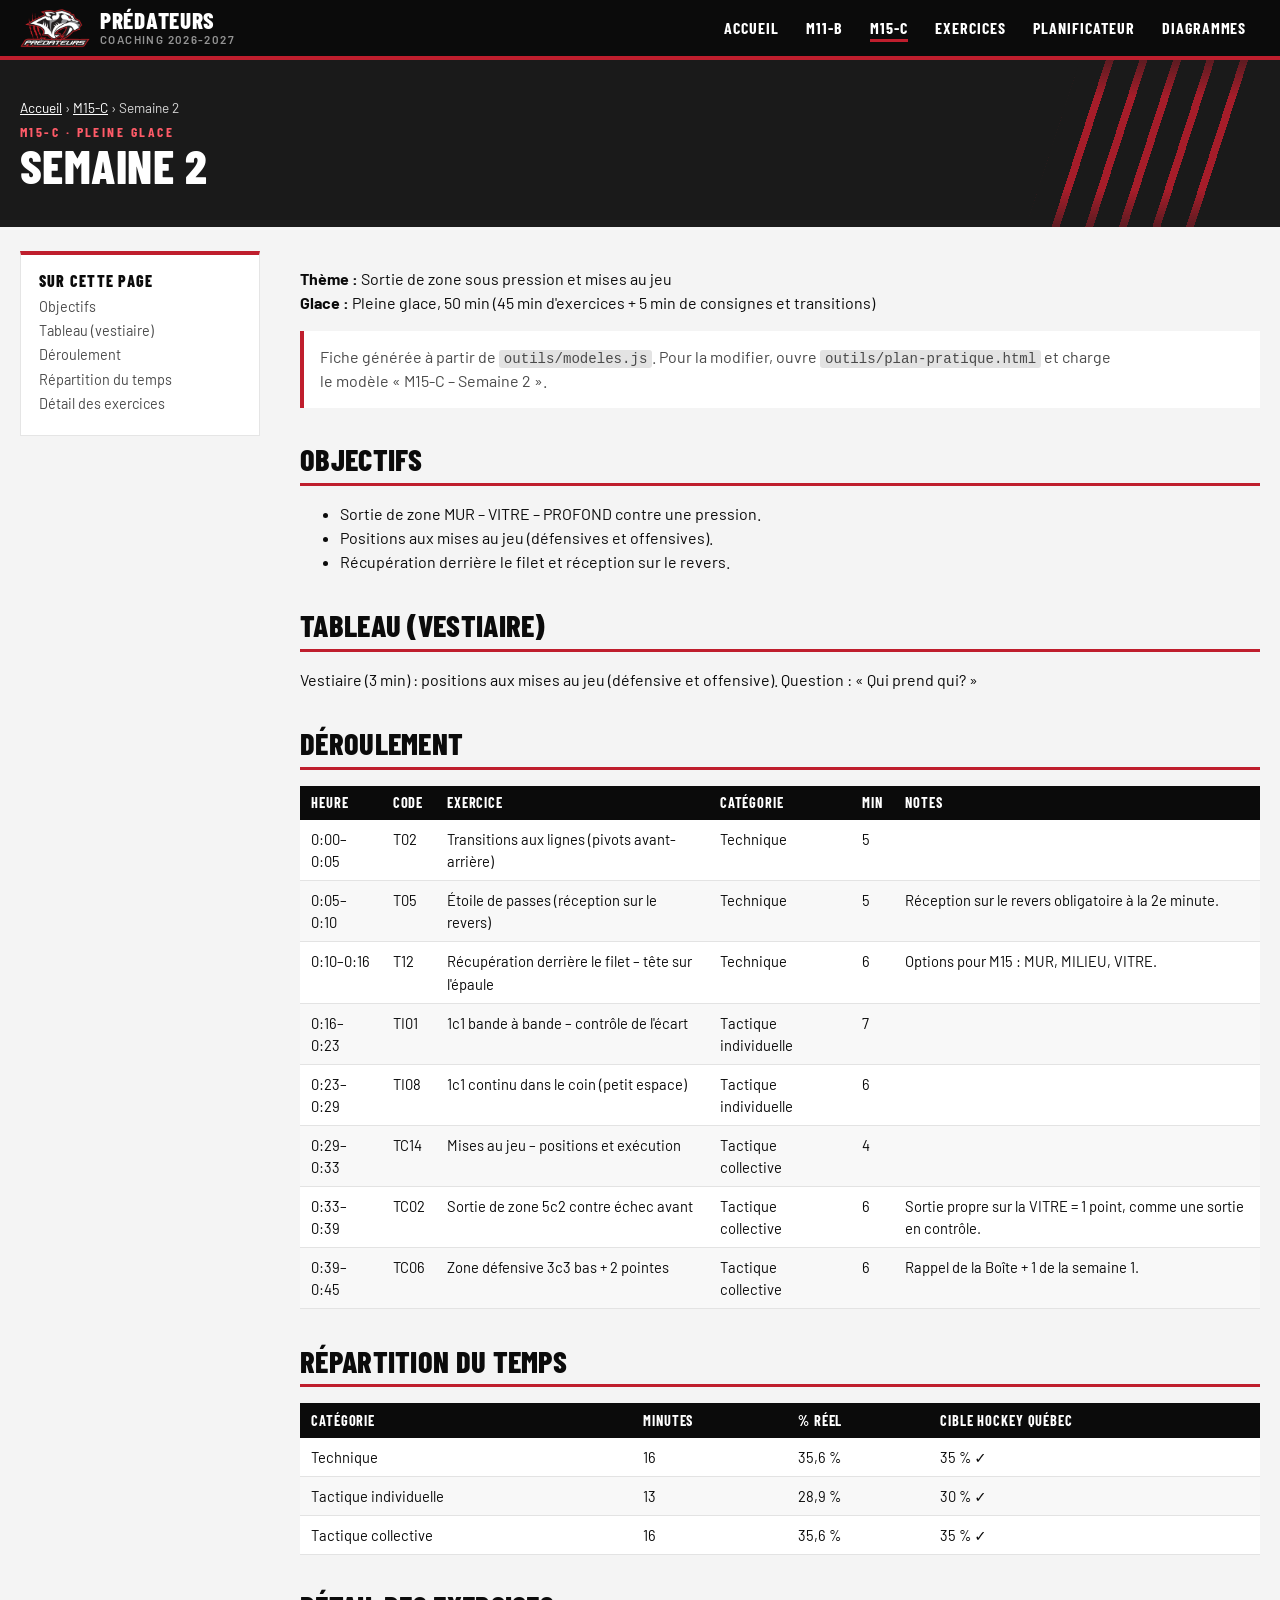
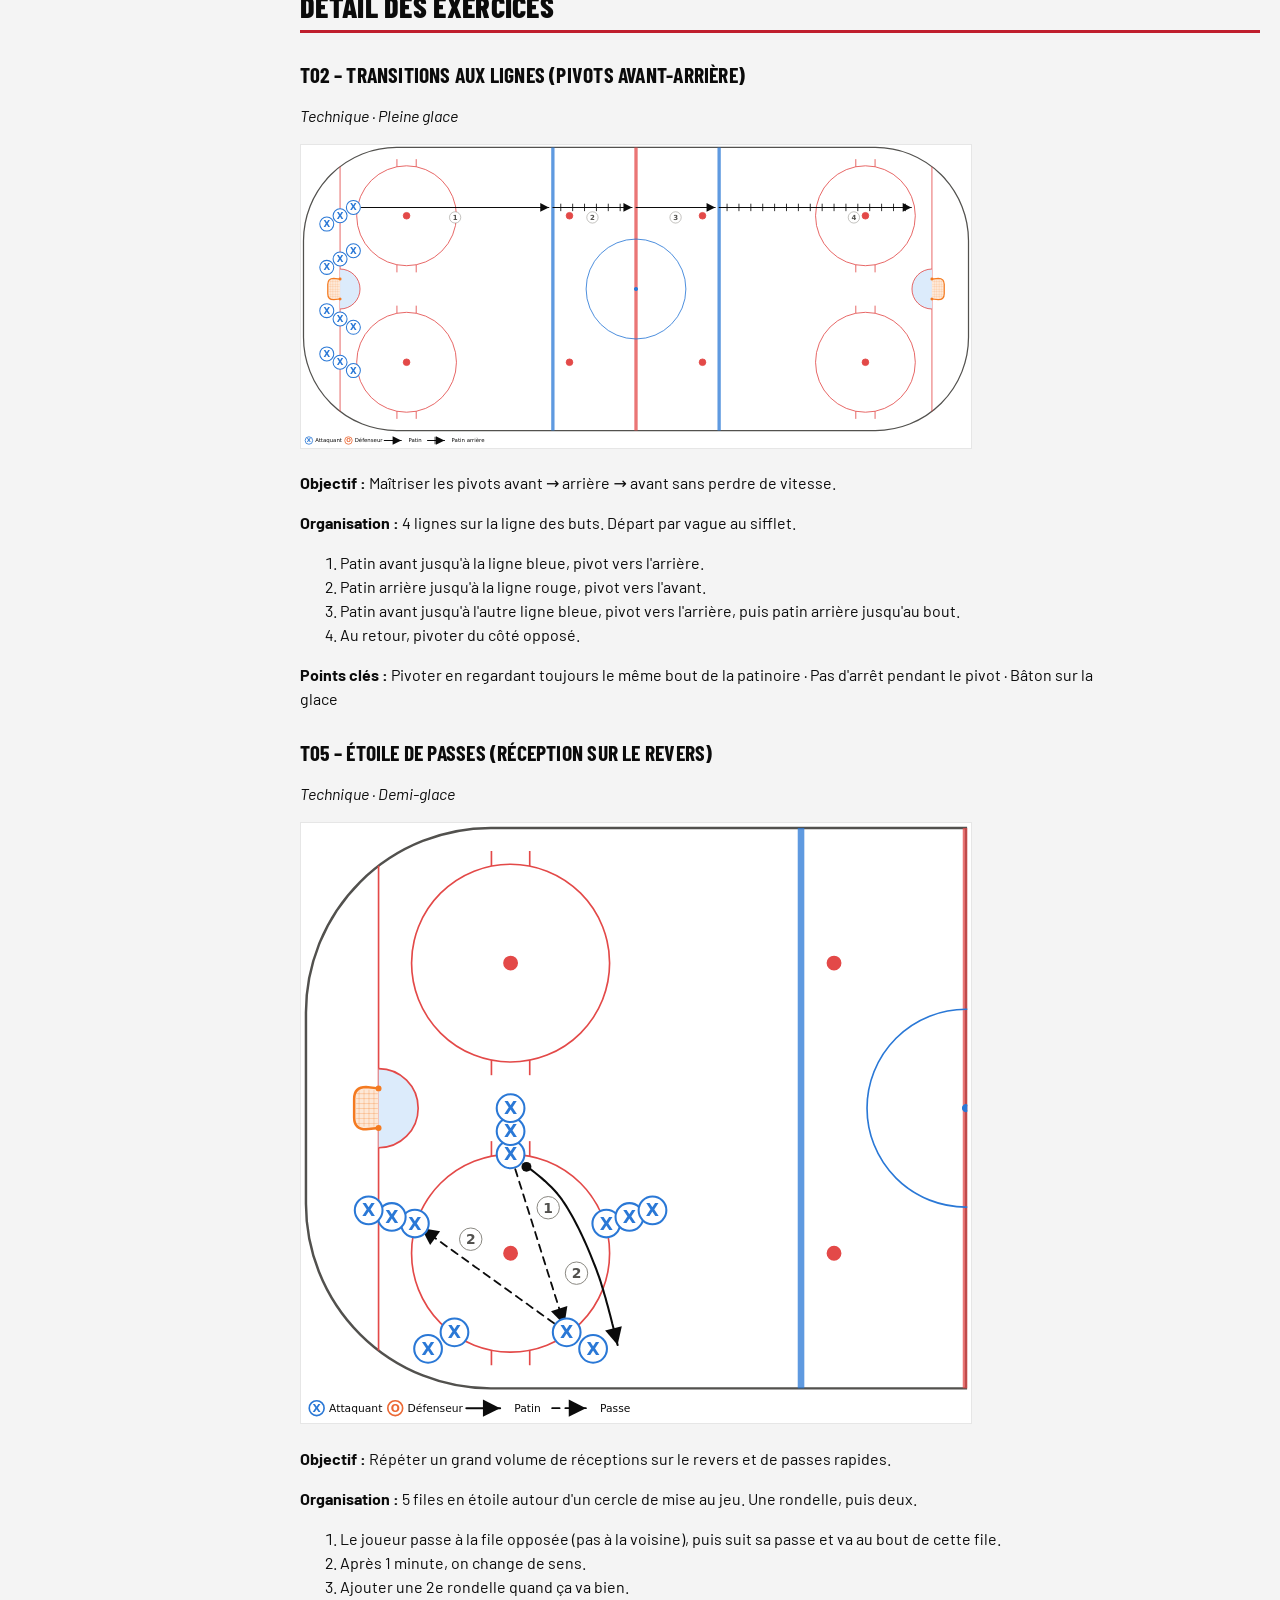
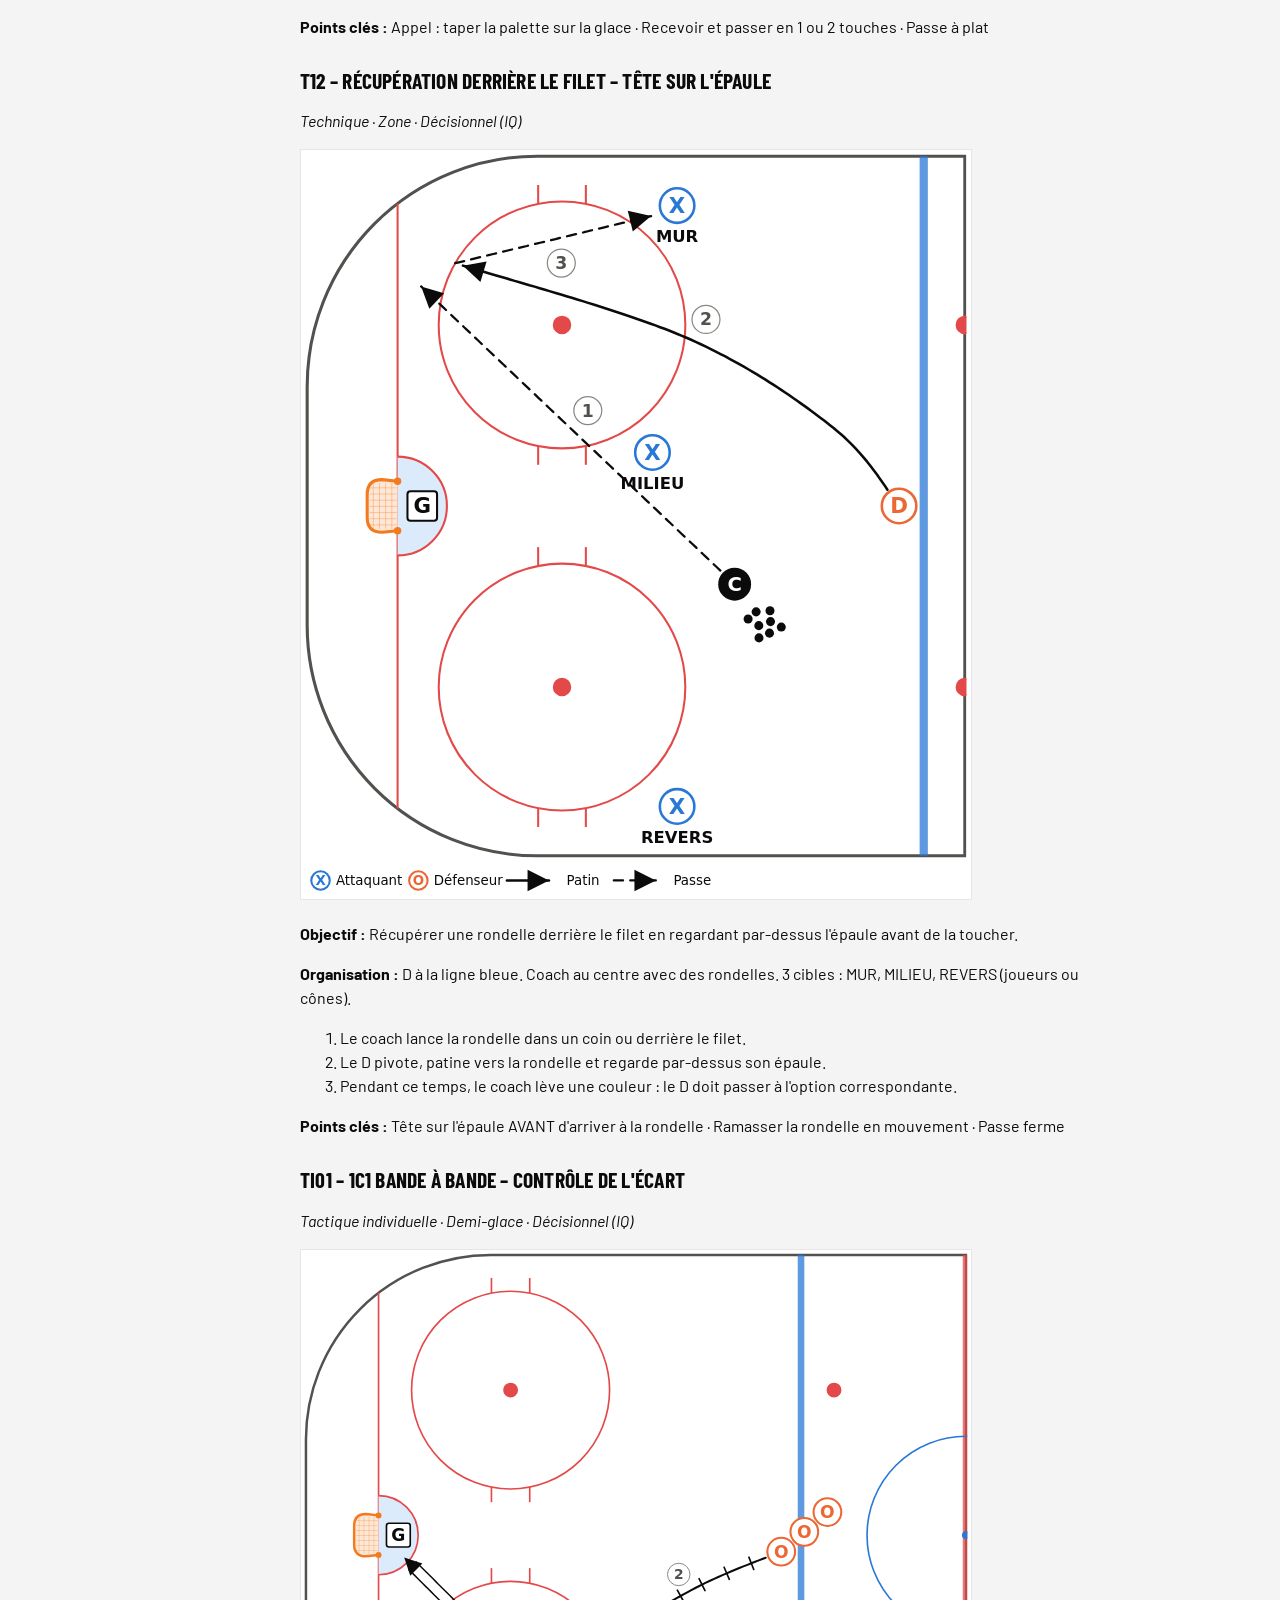
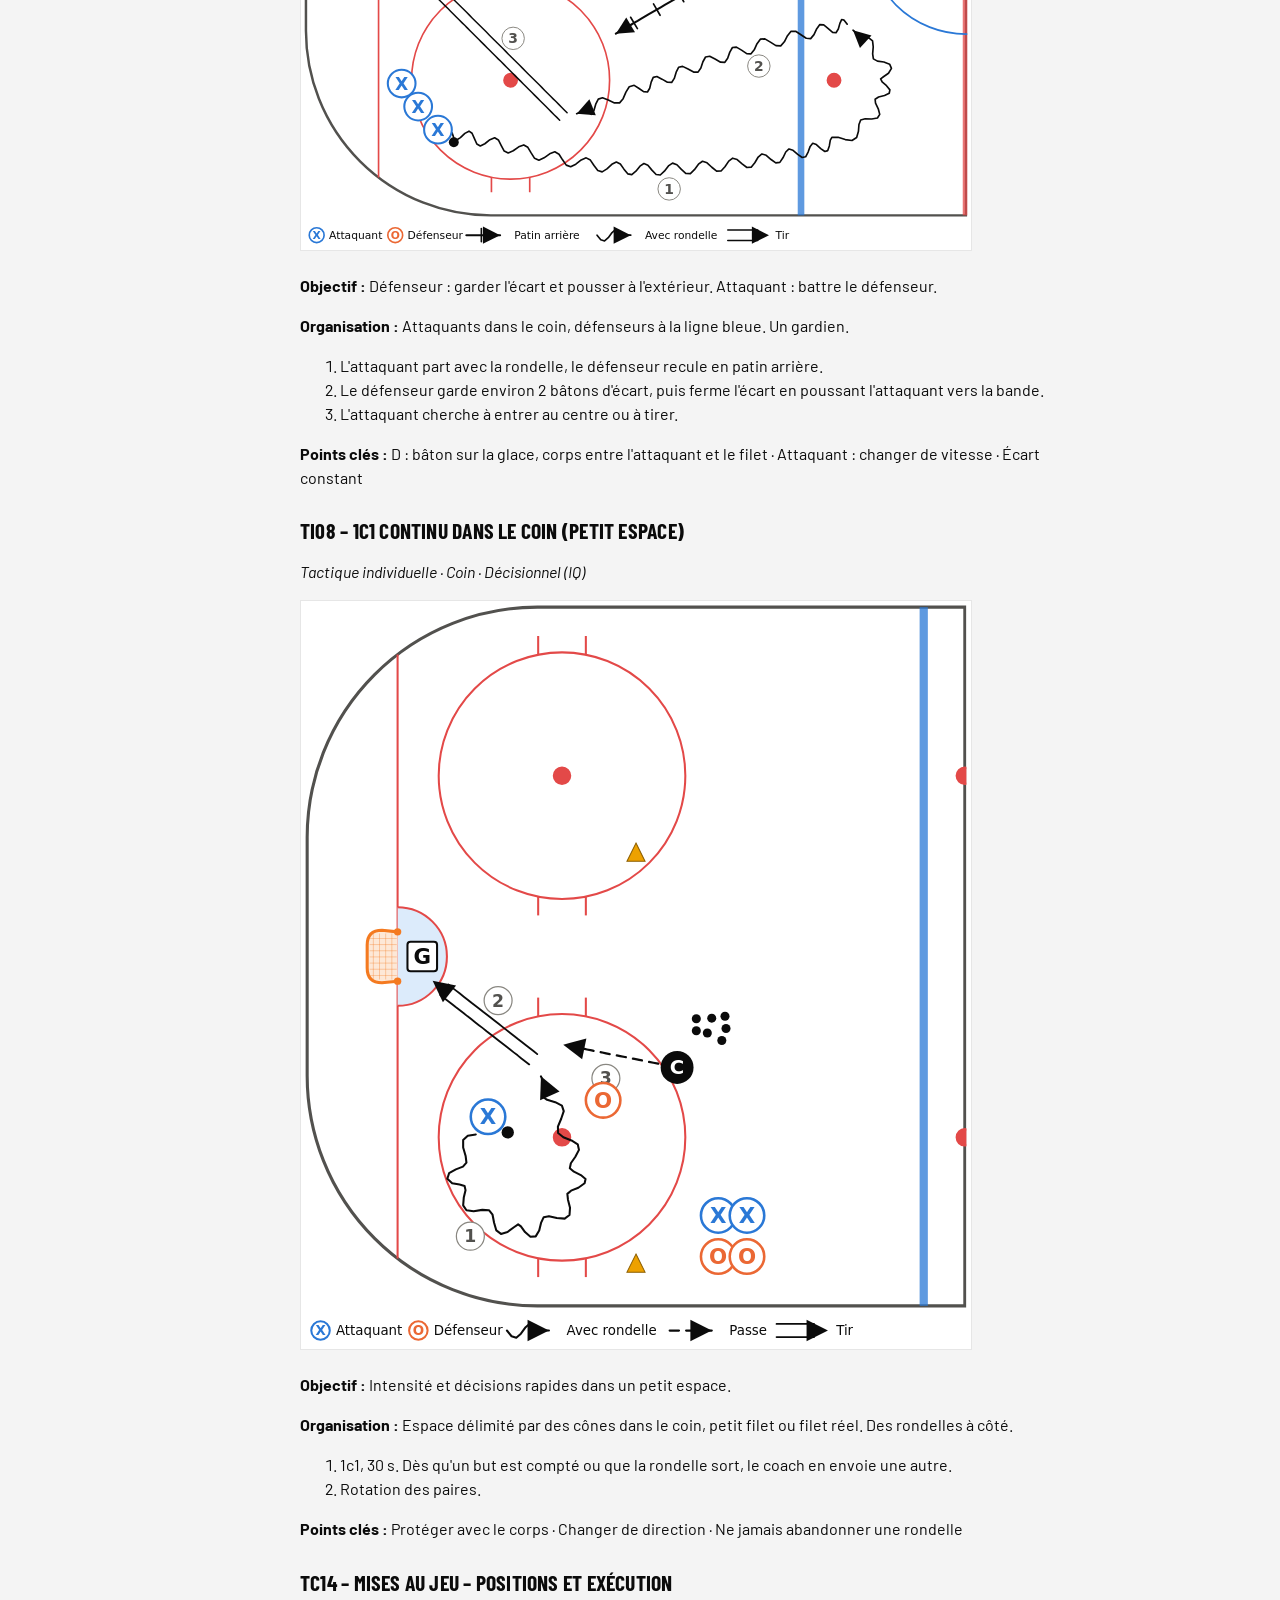
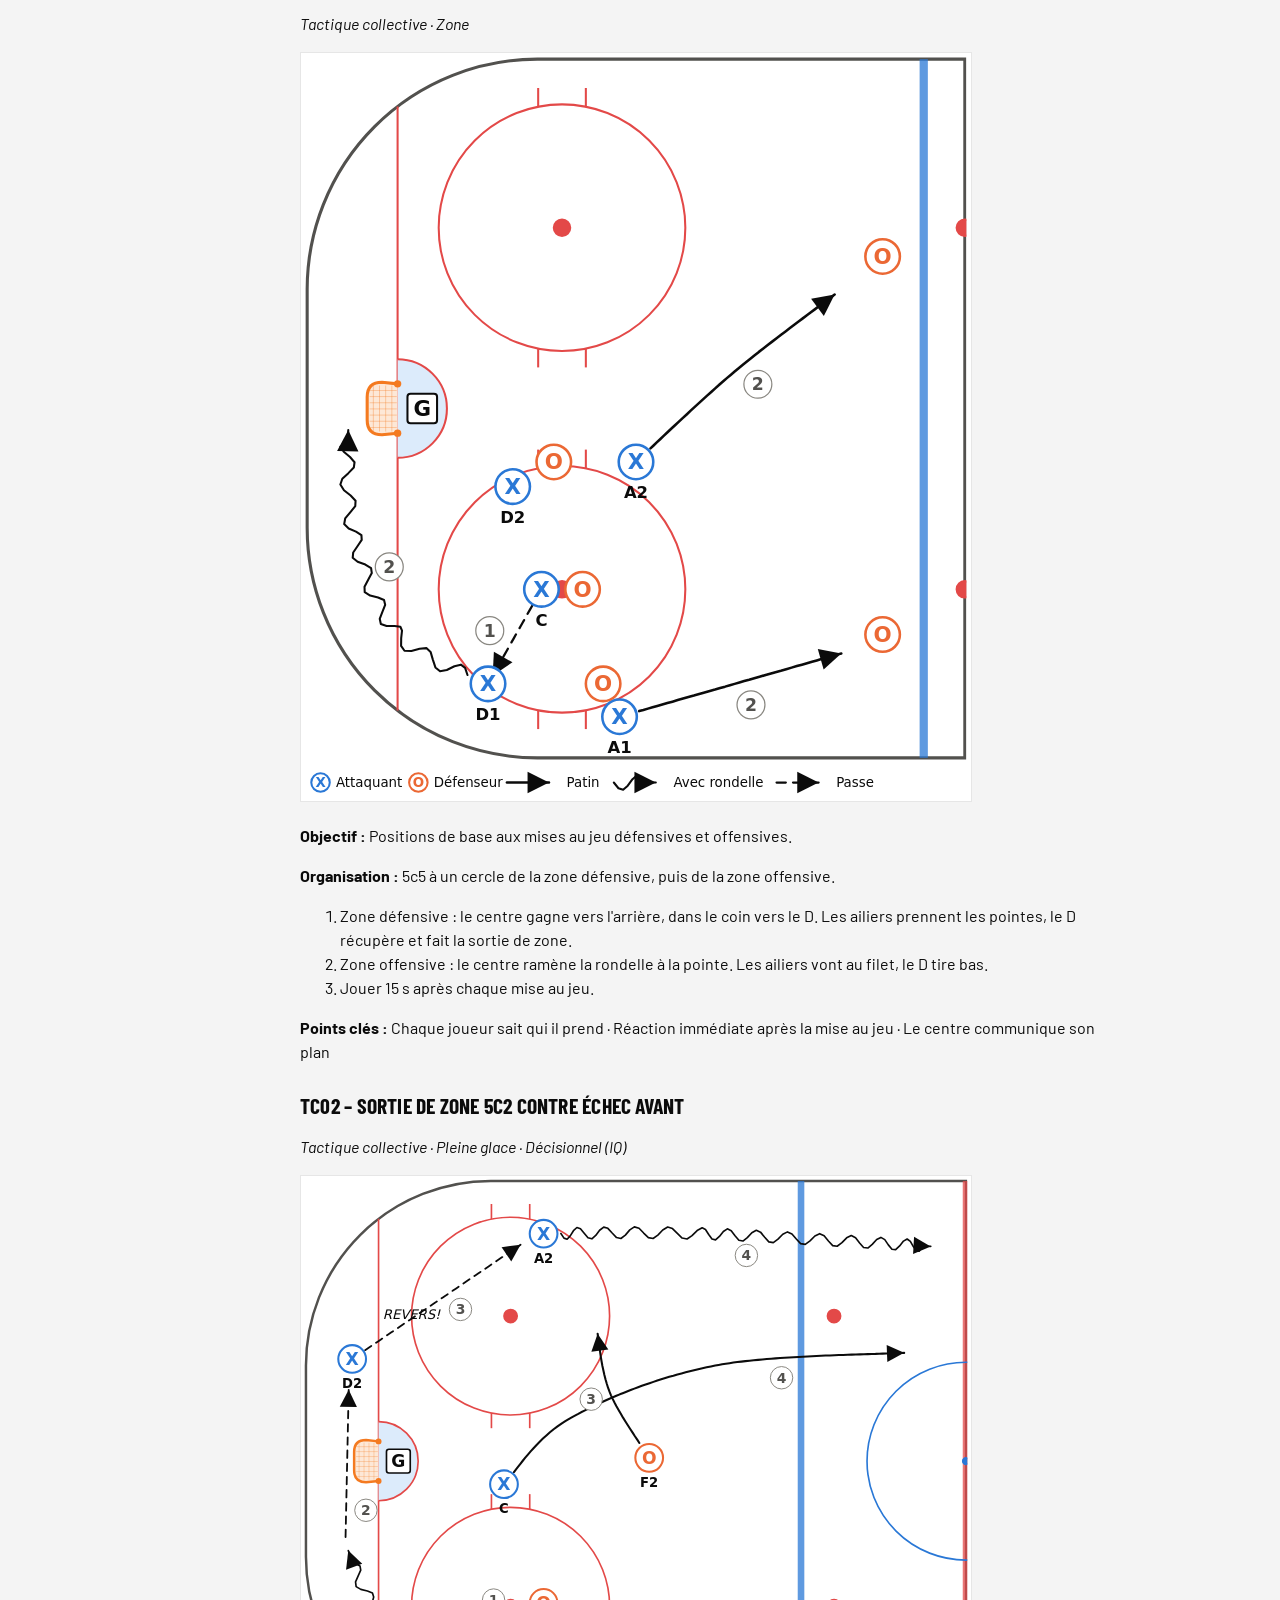
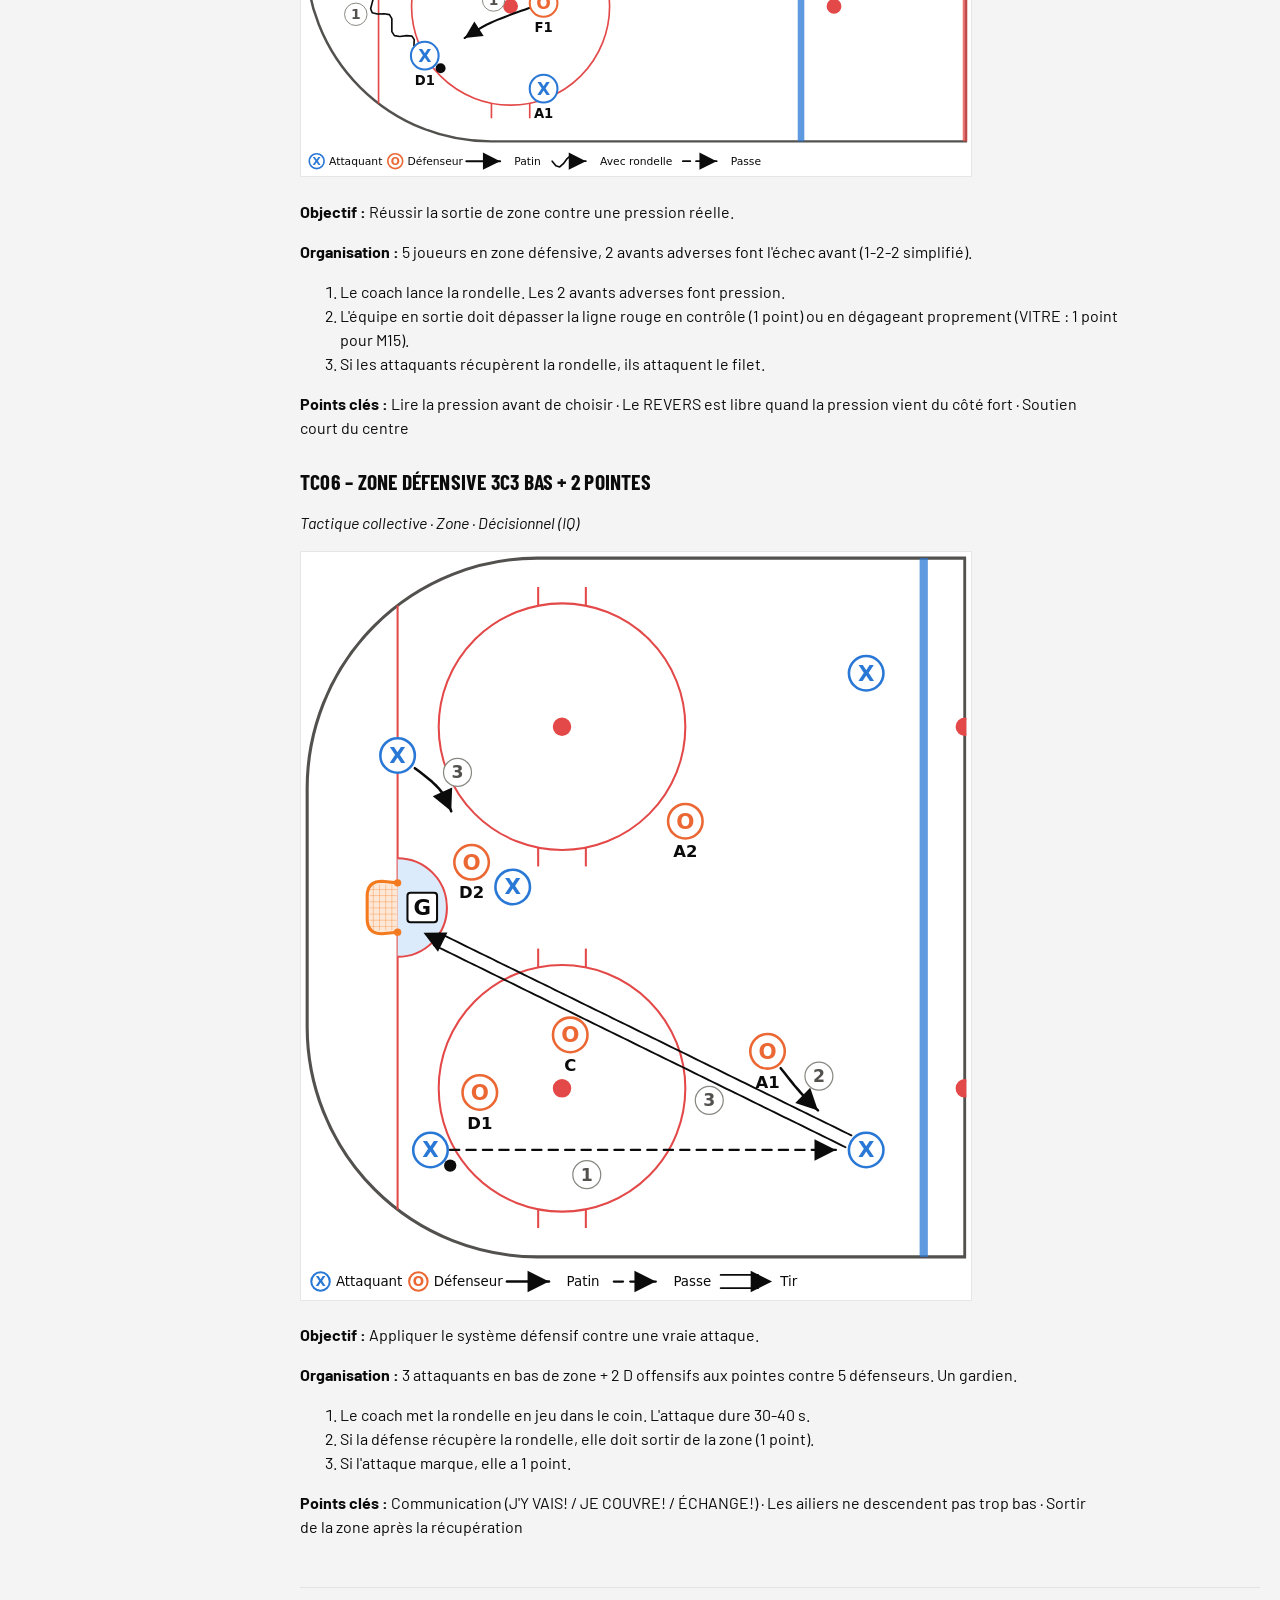
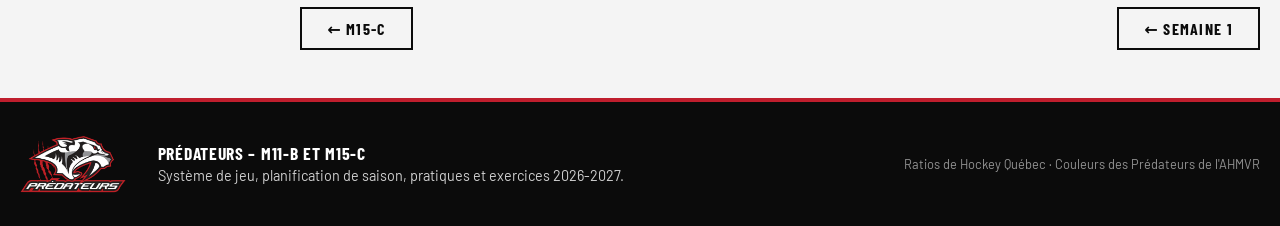
<file: M15-C/pratiques/S02.html>
<!DOCTYPE html>
<html lang="fr-CA">
<head>
<meta charset="utf-8">
<meta name="viewport" content="width=device-width, initial-scale=1">
<title>Semaine 2 – M15-C – Prédateurs</title>
<link rel="stylesheet" href="../../outils/style.css">
<link rel="icon" href="../../outils/logo-predateurs.png">
</head>
<body>
<!-- Page générée par outils/generer-site.js : modifie le fichier .md ou les données, puis relance le script. -->
<header class="site-entete">
  <a class="marque" href="../../index.html"><img src="../../outils/logo-predateurs.png" alt="" width="70" height="40"><span>Prédateurs<small>Coaching 2026-2027</small></span></a>
  <nav class="site-nav" aria-label="Navigation principale"><a href="../../index.html">Accueil</a><a href="../../M11-B/index.html">M11-B</a><a href="../../M15-C/index.html" aria-current="page">M15-C</a><a href="../../outils/banque-exercices.html">Exercices</a><a href="../../outils/plan-pratique.html">Planificateur</a><a href="../../outils/editeur-diagrammes.html">Diagrammes</a></nav>
</header>
<header class="bandeau">
  <div class="page">
    <p class="fil"><a href="../../index.html">Accueil</a> › <a href="../index.html">M15-C</a> › Semaine 2</p>
    <p class="surtitre">M15-C · Pleine glace</p>
    <h1>Semaine 2</h1>
    
  </div>
</header>
<main class="page contenu-grille"><nav class="sommaire" aria-label="Sur cette page"><p>Sur cette page</p><ol><li><a href="#objectifs">Objectifs</a></li><li><a href="#tableau-vestiaire">Tableau (vestiaire)</a></li><li><a href="#deroulement">Déroulement</a></li><li><a href="#repartition-du-temps">Répartition du temps</a></li><li><a href="#detail-des-exercices">Détail des exercices</a></li></ol></nav><article class="texte"><p><strong>Thème :</strong> Sortie de zone sous pression et mises au jeu<br>
<strong>Glace :</strong> Pleine glace, 50 min (45 min d'exercices + 5 min de consignes et transitions)</p>
<blockquote><p>Fiche générée à partir de <code>outils/modeles.js</code>. Pour la modifier, ouvre <code>outils/plan-pratique.html</code> et charge le modèle « M15-C – Semaine 2 ».</p></blockquote>
<h2 id="objectifs">Objectifs</h2>
<ul><li>Sortie de zone MUR – VITRE – PROFOND contre une pression.</li><li>Positions aux mises au jeu (défensives et offensives).</li><li>Récupération derrière le filet et réception sur le revers.</li></ul>
<h2 id="tableau-vestiaire">Tableau (vestiaire)</h2>
<p>Vestiaire (3 min) : positions aux mises au jeu (défensive et offensive). Question : « Qui prend qui? »</p>
<h2 id="deroulement">Déroulement</h2>
<div class="tableau"><table><thead><tr><th>Heure</th><th>Code</th><th>Exercice</th><th>Catégorie</th><th>Min</th><th>Notes</th></tr></thead><tbody><tr><td>0:00–0:05</td><td>T02</td><td>Transitions aux lignes (pivots avant-arrière)</td><td>Technique</td><td>5</td><td></td></tr><tr><td>0:05–0:10</td><td>T05</td><td>Étoile de passes (réception sur le revers)</td><td>Technique</td><td>5</td><td>Réception sur le revers obligatoire à la 2e minute.</td></tr><tr><td>0:10–0:16</td><td>T12</td><td>Récupération derrière le filet – tête sur l'épaule</td><td>Technique</td><td>6</td><td>Options pour M15 : MUR, MILIEU, VITRE.</td></tr><tr><td>0:16–0:23</td><td>TI01</td><td>1c1 bande à bande – contrôle de l'écart</td><td>Tactique individuelle</td><td>7</td><td></td></tr><tr><td>0:23–0:29</td><td>TI08</td><td>1c1 continu dans le coin (petit espace)</td><td>Tactique individuelle</td><td>6</td><td></td></tr><tr><td>0:29–0:33</td><td>TC14</td><td>Mises au jeu – positions et exécution</td><td>Tactique collective</td><td>4</td><td></td></tr><tr><td>0:33–0:39</td><td>TC02</td><td>Sortie de zone 5c2 contre échec avant</td><td>Tactique collective</td><td>6</td><td>Sortie propre sur la VITRE = 1 point, comme une sortie en contrôle.</td></tr><tr><td>0:39–0:45</td><td>TC06</td><td>Zone défensive 3c3 bas + 2 pointes</td><td>Tactique collective</td><td>6</td><td>Rappel de la Boîte + 1 de la semaine 1.</td></tr></tbody></table></div>
<h2 id="repartition-du-temps">Répartition du temps</h2>
<div class="tableau"><table><thead><tr><th>Catégorie</th><th>Minutes</th><th>% réel</th><th>Cible Hockey Québec</th></tr></thead><tbody><tr><td>Technique</td><td>16</td><td>35,6 %</td><td>35 % ✓</td></tr><tr><td>Tactique individuelle</td><td>13</td><td>28,9 %</td><td>30 % ✓</td></tr><tr><td>Tactique collective</td><td>16</td><td>35,6 %</td><td>35 % ✓</td></tr></tbody></table></div>
<h2 id="detail-des-exercices">Détail des exercices</h2>
<h3 id="t02-transitions-aux-lignes-pivots-avant-arriere">T02 – Transitions aux lignes (pivots avant-arrière)</h3>
<p><em>Technique · Pleine glace</em></p>
<figure><a href="../../outils/diagrammes-svg/T02.svg" title="Ouvrir en grand"><img src="../../outils/diagrammes-svg/T02.svg" alt="Diagramme T02" loading="lazy"></a></figure>
<p><strong>Objectif :</strong> Maîtriser les pivots avant → arrière → avant sans perdre de vitesse.</p>
<p><strong>Organisation :</strong> 4 lignes sur la ligne des buts. Départ par vague au sifflet.</p>
<ol><li>Patin avant jusqu'à la ligne bleue, pivot vers l'arrière.</li><li>Patin arrière jusqu'à la ligne rouge, pivot vers l'avant.</li><li>Patin avant jusqu'à l'autre ligne bleue, pivot vers l'arrière, puis patin arrière jusqu'au bout.</li><li>Au retour, pivoter du côté opposé.</li></ol>
<p><strong>Points clés :</strong> Pivoter en regardant toujours le même bout de la patinoire · Pas d'arrêt pendant le pivot · Bâton sur la glace</p>
<h3 id="t05-etoile-de-passes-reception-sur-le-revers">T05 – Étoile de passes (réception sur le revers)</h3>
<p><em>Technique · Demi-glace</em></p>
<figure><a href="../../outils/diagrammes-svg/T05.svg" title="Ouvrir en grand"><img src="../../outils/diagrammes-svg/T05.svg" alt="Diagramme T05" loading="lazy"></a></figure>
<p><strong>Objectif :</strong> Répéter un grand volume de réceptions sur le revers et de passes rapides.</p>
<p><strong>Organisation :</strong> 5 files en étoile autour d'un cercle de mise au jeu. Une rondelle, puis deux.</p>
<ol><li>Le joueur passe à la file opposée (pas à la voisine), puis suit sa passe et va au bout de cette file.</li><li>Après 1 minute, on change de sens.</li><li>Ajouter une 2e rondelle quand ça va bien.</li></ol>
<p><strong>Points clés :</strong> Appel : taper la palette sur la glace · Recevoir et passer en 1 ou 2 touches · Passe à plat</p>
<h3 id="t12-recuperation-derriere-le-filet-tete-sur-l-epaule">T12 – Récupération derrière le filet – tête sur l'épaule</h3>
<p><em>Technique · Zone · Décisionnel (IQ)</em></p>
<figure><a href="../../outils/diagrammes-svg/T12.svg" title="Ouvrir en grand"><img src="../../outils/diagrammes-svg/T12.svg" alt="Diagramme T12" loading="lazy"></a></figure>
<p><strong>Objectif :</strong> Récupérer une rondelle derrière le filet en regardant par-dessus l'épaule avant de la toucher.</p>
<p><strong>Organisation :</strong> D à la ligne bleue. Coach au centre avec des rondelles. 3 cibles : MUR, MILIEU, REVERS (joueurs ou cônes).</p>
<ol><li>Le coach lance la rondelle dans un coin ou derrière le filet.</li><li>Le D pivote, patine vers la rondelle et regarde par-dessus son épaule.</li><li>Pendant ce temps, le coach lève une couleur : le D doit passer à l'option correspondante.</li></ol>
<p><strong>Points clés :</strong> Tête sur l'épaule AVANT d'arriver à la rondelle · Ramasser la rondelle en mouvement · Passe ferme</p>
<h3 id="ti01-1c1-bande-a-bande-controle-de-l-ecart">TI01 – 1c1 bande à bande – contrôle de l'écart</h3>
<p><em>Tactique individuelle · Demi-glace · Décisionnel (IQ)</em></p>
<figure><a href="../../outils/diagrammes-svg/TI01.svg" title="Ouvrir en grand"><img src="../../outils/diagrammes-svg/TI01.svg" alt="Diagramme TI01" loading="lazy"></a></figure>
<p><strong>Objectif :</strong> Défenseur : garder l'écart et pousser à l'extérieur. Attaquant : battre le défenseur.</p>
<p><strong>Organisation :</strong> Attaquants dans le coin, défenseurs à la ligne bleue. Un gardien.</p>
<ol><li>L'attaquant part avec la rondelle, le défenseur recule en patin arrière.</li><li>Le défenseur garde environ 2 bâtons d'écart, puis ferme l'écart en poussant l'attaquant vers la bande.</li><li>L'attaquant cherche à entrer au centre ou à tirer.</li></ol>
<p><strong>Points clés :</strong> D : bâton sur la glace, corps entre l'attaquant et le filet · Attaquant : changer de vitesse · Écart constant</p>
<h3 id="ti08-1c1-continu-dans-le-coin-petit-espace">TI08 – 1c1 continu dans le coin (petit espace)</h3>
<p><em>Tactique individuelle · Coin · Décisionnel (IQ)</em></p>
<figure><a href="../../outils/diagrammes-svg/TI08.svg" title="Ouvrir en grand"><img src="../../outils/diagrammes-svg/TI08.svg" alt="Diagramme TI08" loading="lazy"></a></figure>
<p><strong>Objectif :</strong> Intensité et décisions rapides dans un petit espace.</p>
<p><strong>Organisation :</strong> Espace délimité par des cônes dans le coin, petit filet ou filet réel. Des rondelles à côté.</p>
<ol><li>1c1, 30 s. Dès qu'un but est compté ou que la rondelle sort, le coach en envoie une autre.</li><li>Rotation des paires.</li></ol>
<p><strong>Points clés :</strong> Protéger avec le corps · Changer de direction · Ne jamais abandonner une rondelle</p>
<h3 id="tc14-mises-au-jeu-positions-et-execution">TC14 – Mises au jeu – positions et exécution</h3>
<p><em>Tactique collective · Zone</em></p>
<figure><a href="../../outils/diagrammes-svg/TC14.svg" title="Ouvrir en grand"><img src="../../outils/diagrammes-svg/TC14.svg" alt="Diagramme TC14" loading="lazy"></a></figure>
<p><strong>Objectif :</strong> Positions de base aux mises au jeu défensives et offensives.</p>
<p><strong>Organisation :</strong> 5c5 à un cercle de la zone défensive, puis de la zone offensive.</p>
<ol><li>Zone défensive : le centre gagne vers l'arrière, dans le coin vers le D. Les ailiers prennent les pointes, le D récupère et fait la sortie de zone.</li><li>Zone offensive : le centre ramène la rondelle à la pointe. Les ailiers vont au filet, le D tire bas.</li><li>Jouer 15 s après chaque mise au jeu.</li></ol>
<p><strong>Points clés :</strong> Chaque joueur sait qui il prend · Réaction immédiate après la mise au jeu · Le centre communique son plan</p>
<h3 id="tc02-sortie-de-zone-5c2-contre-echec-avant">TC02 – Sortie de zone 5c2 contre échec avant</h3>
<p><em>Tactique collective · Pleine glace · Décisionnel (IQ)</em></p>
<figure><a href="../../outils/diagrammes-svg/TC02.svg" title="Ouvrir en grand"><img src="../../outils/diagrammes-svg/TC02.svg" alt="Diagramme TC02" loading="lazy"></a></figure>
<p><strong>Objectif :</strong> Réussir la sortie de zone contre une pression réelle.</p>
<p><strong>Organisation :</strong> 5 joueurs en zone défensive, 2 avants adverses font l'échec avant (1-2-2 simplifié).</p>
<ol><li>Le coach lance la rondelle. Les 2 avants adverses font pression.</li><li>L'équipe en sortie doit dépasser la ligne rouge en contrôle (1 point) ou en dégageant proprement (VITRE : 1 point pour M15).</li><li>Si les attaquants récupèrent la rondelle, ils attaquent le filet.</li></ol>
<p><strong>Points clés :</strong> Lire la pression avant de choisir · Le REVERS est libre quand la pression vient du côté fort · Soutien court du centre</p>
<h3 id="tc06-zone-defensive-3c3-bas-2-pointes">TC06 – Zone défensive 3c3 bas + 2 pointes</h3>
<p><em>Tactique collective · Zone · Décisionnel (IQ)</em></p>
<figure><a href="../../outils/diagrammes-svg/TC06.svg" title="Ouvrir en grand"><img src="../../outils/diagrammes-svg/TC06.svg" alt="Diagramme TC06" loading="lazy"></a></figure>
<p><strong>Objectif :</strong> Appliquer le système défensif contre une vraie attaque.</p>
<p><strong>Organisation :</strong> 3 attaquants en bas de zone + 2 D offensifs aux pointes contre 5 défenseurs. Un gardien.</p>
<ol><li>Le coach met la rondelle en jeu dans le coin. L'attaque dure 30-40 s.</li><li>Si la défense récupère la rondelle, elle doit sortir de la zone (1 point).</li><li>Si l'attaque marque, elle a 1 point.</li></ol>
<p><strong>Points clés :</strong> Communication (J'Y VAIS! / JE COUVRE! / ÉCHANGE!) · Les ailiers ne descendent pas trop bas · Sortir de la zone après la récupération</p><nav class="navigation-pages no-print">
    <a class="bouton contour" href="../index.html">← M15-C</a>
    <span><a class="bouton contour" href="S01.html">← Semaine 1</a> </span>
  </nav></article></main>
<footer class="site-pied">
  <div class="page">
    <img src="../../outils/logo-predateurs.png" alt="Prédateurs" width="105" height="60">
    <p><strong>Prédateurs – M11-B et M15-C</strong><br>Système de jeu, planification de saison, pratiques et exercices 2026-2027.</p>
    <p class="petit">Ratios de Hockey Québec · Couleurs des Prédateurs de l'AHMVR</p>
  </div>
</footer>
</body>
</html>
</file>
<file: outils/style.css>
/* Style du site – inspiré des thèmes sportifs (bandeaux sombres, titres condensés en majuscules, coupes en biais)
   aux couleurs des Prédateurs de l'AHMVR : rouge #bf1e2d, noir, blanc et gris. */
@import url("https://fonts.googleapis.com/css2?family=Barlow+Condensed:wght@600;700;800&family=Barlow:wght@400;500;600;700&display=swap");

:root {
  --rouge: #bf1e2d;
  --rouge-fonce: #8f1621;
  --noir: #0b0b0b;
  --noir-2: #1a1a1a;
  --gris: #949494;
  --plan: #f4f4f4;
  --surface: #ffffff;
  --encre: #0b0b0b;
  --encre-2: #4a4a4a;
  --encre-muette: #7a7a7a;
  --ligne: #e3e3e3;
  --axe: #c4c4c4;
  --bordure: rgba(11, 11, 11, 0.10);
  --accent: #bf1e2d;
  --cat-T: #2a78d6;
  --cat-TI: #eb6834;
  --cat-TC: #1baf7a;
  --titre: "Barlow Condensed", "Arial Narrow", "Roboto Condensed", system-ui, sans-serif;
  font-family: "Barlow", system-ui, -apple-system, "Segoe UI", sans-serif;
  color: var(--encre);
  background: var(--plan);
}
@media (prefers-color-scheme: dark) {
  :root {
    --plan: #0d0d0d;
    --surface: #1a1a1a;
    --encre: #ffffff;
    --encre-2: #c4c4c4;
    --encre-muette: #949494;
    --ligne: #2c2c2c;
    --axe: #3a3a3a;
    --bordure: rgba(255, 255, 255, 0.10);
    --accent: #e8515d;
    --cat-T: #3987e5;
    --cat-TI: #d95926;
    --cat-TC: #199e70;
  }
}

* { box-sizing: border-box; }
body { margin: 0; line-height: 1.5; }
h1, h2 { font-family: var(--titre); text-transform: uppercase; letter-spacing: 0.01em; line-height: 1.1; }
h1 { font-size: 2.4rem; font-weight: 800; margin: 0; }
h2 { font-size: 1.35rem; font-weight: 700; margin: 0.35rem 0; }
h3 { font-size: 0.8rem; text-transform: uppercase; letter-spacing: 0.05em; color: var(--encre-2); margin: 0.9rem 0 0.2rem; }
a { color: var(--accent); }
button, select, input, textarea {
  font: inherit; color: var(--encre); background: var(--surface);
  border: 1px solid var(--axe); border-radius: 4px; padding: 0.35rem 0.55rem;
}
button { cursor: pointer; }
button:hover { border-color: var(--encre-2); }
button.principal { background: var(--rouge); border-color: var(--rouge); color: #fff; font-weight: 600; }
button.principal:hover { background: var(--rouge-fonce); }
:focus-visible { outline: 2px solid var(--accent); outline-offset: 2px; }

.page { max-width: 88rem; margin: 0 auto; padding: 0 1.25rem; }
.page.outil { padding-bottom: 3rem; }

/* ─── En-tête du site ─── */
.site-entete {
  display: flex; flex-wrap: wrap; align-items: center; justify-content: space-between; gap: 0.5rem 1.5rem;
  background: var(--noir); color: #fff; padding: 0.5rem 1.25rem; border-bottom: 4px solid var(--rouge);
}
.marque { display: flex; align-items: center; gap: 0.6rem; color: #fff; text-decoration: none; }
.marque img { height: 40px; width: auto; }
.marque span { font: 800 1.45rem/1 var(--titre); text-transform: uppercase; letter-spacing: 0.03em; }
.marque small { display: block; font: 600 0.72rem/1.3 "Barlow", system-ui, sans-serif; letter-spacing: 0.12em; color: var(--gris); }
.site-nav { display: flex; flex-wrap: wrap; }
.site-nav a {
  color: #fff; text-decoration: none; font: 700 1rem/1 var(--titre); text-transform: uppercase; letter-spacing: 0.06em;
  padding: 0.75rem 0.85rem; position: relative;
}
.site-nav a::after { content: ""; position: absolute; left: 0.85rem; right: 0.85rem; bottom: 0.35rem; height: 3px; background: var(--rouge); transform: scaleX(0); transition: transform 0.15s; }
.site-nav a:hover::after, .site-nav a[aria-current="page"]::after { transform: scaleX(1); }
.site-nav a[aria-current="page"] { color: #fff; }

/* ─── Bandeau de titre des pages (outils et contenus) ─── */
.bandeau {
  position: relative; overflow: hidden; background: var(--noir-2); color: #fff; padding: 2rem 0 2.2rem; margin-bottom: 1.5rem;
}
.bandeau::after { /* griffes du logo */
  content: ""; position: absolute; top: -20%; bottom: -20%; right: 4%; width: 11rem; transform: skewX(-18deg);
  background: repeating-linear-gradient(90deg, transparent 0 1.6rem, rgb(191 30 45 / 0.85) 1.6rem 2.1rem);
  mask-image: linear-gradient(transparent, #000 30%, #000 70%, transparent); -webkit-mask-image: linear-gradient(transparent, #000 30%, #000 70%, transparent);
}
.bandeau .page { position: relative; z-index: 1; }
.bandeau h1 { font-size: clamp(2rem, 4vw, 3rem); }
.bandeau p { margin: 0.4rem 0 0; color: #d6d6d6; max-width: 50rem; }
.surtitre { font: 700 0.85rem/1 var(--titre); text-transform: uppercase; letter-spacing: 0.18em; color: var(--rouge); margin: 0 0 0.5rem; }
.bandeau .surtitre { color: #ff5b68; }
.fil { font-size: 0.85rem; margin: 0 0 0.6rem; color: var(--gris); }
.fil a { color: #fff; }

.barre { display: flex; justify-content: space-between; align-items: center; gap: 1rem; margin-bottom: 1rem; }
.filtres, .entete-plan { display: flex; flex-wrap: wrap; gap: 0.75rem 1rem; align-items: end; margin-bottom: 1rem; }
.filtres label, .entete-plan label { display: flex; flex-direction: column; font-size: 0.8rem; color: var(--encre-2); gap: 0.2rem; }
/* « display » l'emporte sur l'attribut hidden : il faut le redire pour que hidden cache vraiment */
.filtres label[hidden], .entete-plan label[hidden] { display: none; }
.filtres label.case { flex-direction: row; align-items: center; gap: 0.35rem; font-size: 0.9rem; color: var(--encre); }
.filtres .recherche input { min-width: 14rem; }
.compte { color: var(--encre-2); font-size: 0.9rem; }

/* Cartes d'exercices */
.cartes { display: grid; grid-template-columns: repeat(auto-fill, minmax(22rem, 1fr)); gap: 1rem; }
.carte { background: var(--surface); border: 1px solid var(--bordure); border-left: 4px solid var(--cat); border-radius: 8px; padding: 0.9rem 1rem; }
@media (prefers-color-scheme: dark) { .carte { border-left-color: var(--cat-sombre); } }
.carte ul { margin: 0.2rem 0; padding-left: 1.2rem; }
.carte p { margin: 0.35rem 0; }
.meta { color: var(--encre-2); font-size: 0.85rem; }
.systeme { font-size: 0.85rem; color: var(--encre-2); font-style: italic; }
.pastille { display: inline-block; font-size: 0.75rem; padding: 0.1rem 0.45rem; border-radius: 999px; border: 1px solid var(--bordure); margin-right: 0.3rem; color: var(--encre); }
.pastille::before { content: ""; display: inline-block; width: 0.55rem; height: 0.55rem; border-radius: 50%; margin-right: 0.3rem; vertical-align: 0; background: var(--encre-muette); }
.pastille.cat-T::before { background: var(--cat-T); }
.pastille.cat-TI::before { background: var(--cat-TI); }
.pastille.cat-TC::before { background: var(--cat-TC); }
.pastille.iq::before { content: "★"; background: none; width: auto; height: auto; color: var(--encre-2); }

/* Planificateur */
.grille-plan { display: grid; grid-template-columns: minmax(0, 1fr) 21rem; gap: 1.25rem; align-items: start; }
@media (max-width: 900px) { .grille-plan { grid-template-columns: 1fr; } }
table.exercices { width: 100%; border-collapse: collapse; background: var(--surface); border: 1px solid var(--bordure); border-radius: 8px; }
table.exercices th { text-align: left; font-size: 0.75rem; color: var(--encre-2); font-weight: 600; padding: 0.5rem; border-bottom: 1px solid var(--ligne); }
table.exercices td { padding: 0.35rem 0.5rem; border-bottom: 1px solid var(--ligne); vertical-align: top; }
table.exercices td.heure { font-variant-numeric: tabular-nums; color: var(--encre-2); white-space: nowrap; font-size: 0.85rem; padding-top: 0.6rem; }
table.exercices select.choix { width: 100%; }
table.exercices input.perso { width: 100%; margin-top: 0.25rem; }
table.exercices input.minutes { width: 4rem; font-variant-numeric: tabular-nums; }
table.exercices textarea { width: 100%; min-height: 2.2rem; resize: vertical; }
table.exercices .actions { white-space: nowrap; }
table.exercices .actions button { padding: 0.15rem 0.4rem; }
.boutons { display: flex; flex-wrap: wrap; gap: 0.5rem; margin: 0.75rem 0; }

.bilan { background: var(--surface); border: 1px solid var(--bordure); border-radius: 8px; padding: 1rem; position: sticky; top: 1rem; }
.bilan h2 { margin-top: 0; }
.jauge { margin: 0.9rem 0; }
.jauge .titre { display: flex; justify-content: space-between; font-size: 0.9rem; }
.jauge .titre .valeur { font-variant-numeric: tabular-nums; font-weight: 600; }
.jauge .piste { position: relative; height: 10px; margin: 0.35rem 0 0.25rem; border-bottom: 1px solid var(--axe); }
.jauge .rempli { position: absolute; left: 0; top: 0; bottom: 0; border-radius: 0 4px 4px 0; }
.jauge .cible { position: absolute; top: -4px; bottom: -4px; width: 2px; background: var(--encre); }
.jauge .detail { font-size: 0.8rem; color: var(--encre-2); font-variant-numeric: tabular-nums; }
.total { border-top: 1px solid var(--ligne); padding-top: 0.6rem; font-size: 0.9rem; font-variant-numeric: tabular-nums; }
.legende-cible { font-size: 0.75rem; color: var(--encre-muette); }

.impression { display: none; }

@media print {
  :root { --plan: #fff; --surface: #fff; --encre: #000; --encre-2: #333; }
  body { padding: 0; font-size: 10.5pt; }
  .page { max-width: none; padding: 0; }
  .site-entete, .site-pied, .bandeau::after, .bandeau .fil, .sommaire, .no-print, .filtres, .boutons, .actions, .ecran, .compte { display: none !important; }
  .bandeau { background: none; color: #000; padding: 0 0 0.3rem; margin-bottom: 0.5rem; border-bottom: 2px solid var(--rouge); }
  .bandeau h1 { font-size: 1.5rem; }
  .bandeau p { color: #333; }
  .grille-plan { display: block; }
  .bilan { position: static; border: none; padding: 0; margin-bottom: 0.5rem; }
  .impression { display: block; }
  .cartes { display: block; }
  .carte { break-inside: avoid; margin-bottom: 0.6rem; border: 1px solid #999; border-left: 4px solid var(--cat); }
  select, input, textarea { border: none; padding: 0; appearance: none; -webkit-appearance: none; background: none; }
}

/* Diagrammes d'exercices : toujours sur fond blanc, même en mode sombre (comme une feuille) */
.diagramme { margin: 0.5rem 0; }
.diagramme svg { display: block; width: 100%; height: auto; border-radius: 6px; border: 1px solid var(--bordure); }
.agrandir { display: block; width: 100%; padding: 0; border: none; background: none; cursor: zoom-in; }
.zoom { width: min(96vw, 110rem); max-height: 94vh; border: 1px solid var(--bordure); border-radius: 10px; background: var(--surface); color: var(--encre); padding: 1rem; }
.zoom::backdrop { background: rgb(0 0 0 / 0.6); }
.zoom form { float: right; }
.zoom h2 { margin: 0 0 0.6rem; font-size: 1.1rem; }
.zoom svg { display: block; width: 100%; height: auto; max-height: calc(94vh - 6rem); border-radius: 6px; }
.diagramme figcaption { font-size: 0.8rem; color: var(--encre-2); margin-top: 0.2rem; }
.lien-editeur { font-size: 0.8rem; margin: 0 0 0.35rem; text-align: right; }
.lien { font: inherit; color: var(--accent); background: none; border: none; padding: 0; cursor: pointer; text-decoration: underline; }
.zoom .anim-scene svg { max-height: calc(94vh - 9rem); }

/* ─── Lecteur d'animation des diagrammes (animation.js) ─── */
.lecteur { display: flex; flex-wrap: wrap; align-items: center; gap: 0.4rem 0.6rem; margin-top: 0.5rem; font-size: 0.85rem; color: var(--encre-2); }
.lecteur button { display: inline-grid; place-items: center; width: 2.1rem; height: 2.1rem; padding: 0; border: 1px solid var(--bordure); border-radius: 6px; background: var(--surface); color: var(--encre); cursor: pointer; }
.lecteur button:hover { border-color: var(--accent); color: var(--accent); }
.lecteur .l-jouer { width: 2.6rem; background: var(--rouge); border-color: var(--rouge); color: #fff; }
.lecteur .l-jouer:hover { background: var(--rouge-fonce); color: #fff; }
.lecteur .l-temps { flex: 1 1 10rem; min-width: 8rem; accent-color: var(--rouge); }
.lecteur .l-etape { min-width: 5.5rem; font-variant-numeric: tabular-nums; font-weight: 600; color: var(--encre); }
.lecteur select { font: inherit; padding: 0.2rem 0.3rem; border: 1px solid var(--bordure); border-radius: 6px; background: var(--surface); color: var(--encre); }
.lecteur .l-option { display: inline-flex; align-items: center; gap: 0.25rem; white-space: nowrap; }
@media print { .lecteur { display: none; } }
@media print {
  .diagramme svg { max-height: 8cm; width: auto; max-width: 100%; margin: 0 auto; border: none; }
}

.adaptation { font-size: 0.9rem; border: 1px dashed var(--axe); border-radius: 6px; padding: 0.35rem 0.55rem; }
.avertissement { display: block; font-size: 0.8rem; color: var(--encre-2); margin-top: 0.25rem; }

/* ─── Pied de page ─── */
.site-pied { background: var(--noir); color: #cfcfcf; border-top: 4px solid var(--rouge); margin-top: 3rem; padding: 2rem 0; font-size: 0.9rem; }
.site-pied .page { display: flex; flex-wrap: wrap; align-items: center; gap: 1rem 2rem; }
.site-pied img { height: 60px; width: auto; }
.site-pied p { margin: 0; }
.site-pied strong { color: #fff; font: 700 1.1rem var(--titre); text-transform: uppercase; letter-spacing: 0.04em; }
.site-pied .petit { margin-left: auto; color: var(--gris); font-size: 0.8rem; }

/* ─── Boutons en biais ─── */
.bouton {
  display: inline-block; background: var(--rouge); color: #fff; text-decoration: none;
  font: 700 1rem/1 var(--titre); text-transform: uppercase; letter-spacing: 0.08em;
  padding: 0.85rem 1.7rem; clip-path: polygon(0.7rem 0, 100% 0, calc(100% - 0.7rem) 100%, 0 100%);
  transition: background 0.15s;
}
.bouton:hover { background: var(--rouge-fonce); }
.bouton.clair { background: #fff; color: var(--noir); }
.bouton.clair:hover { background: #e3e3e3; }
.bouton.contour { background: none; color: inherit; box-shadow: inset 0 0 0 2px currentColor; clip-path: none; }
.boutons-heros { display: flex; flex-wrap: wrap; gap: 0.8rem; margin-top: 1.6rem; }

/* ─── Héros de l'accueil et des équipes ─── */
.heros { position: relative; overflow: hidden; background: var(--noir); color: #fff; padding: 4.5rem 0 5rem; }
.heros::before { /* aplat en biais */
  content: ""; position: absolute; inset: 0 0 0 55%; background: var(--noir-2); transform: skewX(-14deg); transform-origin: bottom;
}
.heros::after { /* griffes */
  content: ""; position: absolute; top: -10%; bottom: -10%; left: 50%; width: 7rem; transform: skewX(-14deg);
  background: repeating-linear-gradient(90deg, var(--rouge) 0 0.7rem, transparent 0.7rem 1.9rem);
  opacity: 0.9; mask-image: linear-gradient(transparent, #000 25%, #000 75%, transparent); -webkit-mask-image: linear-gradient(transparent, #000 25%, #000 75%, transparent);
}
.heros .page { position: relative; z-index: 1; display: grid; grid-template-columns: minmax(0, 1.2fr) minmax(0, 1fr); gap: 2rem; align-items: center; }
.heros h1 { font-size: clamp(2.8rem, 7vw, 5.5rem); line-height: 0.95; }
.heros h1 em { font-style: normal; color: var(--rouge); display: block; font-size: 0.62em; margin-top: 0.15em; }
.heros .intro { font-size: 1.15rem; color: #d6d6d6; max-width: 36rem; margin: 1.2rem 0 0; }
.heros .visuel { justify-self: center; width: min(100%, 26rem); filter: drop-shadow(0 12px 30px rgb(0 0 0 / 0.6)); }
.heros .chiffre-equipe { justify-self: center; font: 800 clamp(6rem, 16vw, 12rem)/0.85 var(--titre); color: transparent; -webkit-text-stroke: 3px #fff; text-align: center; }
.heros .chiffre-equipe span { display: block; font-size: 0.35em; -webkit-text-stroke: 0; color: var(--rouge); letter-spacing: 0.1em; }
.puces { display: flex; flex-wrap: wrap; gap: 0.5rem; margin-top: 1.2rem; padding: 0; list-style: none; }
.puces li { border: 1px solid rgb(255 255 255 / 0.25); padding: 0.3rem 0.8rem; font: 600 0.85rem var(--titre); text-transform: uppercase; letter-spacing: 0.08em; }
@media (max-width: 800px) {
  .heros { padding: 3rem 0; }
  .heros .page { grid-template-columns: 1fr; }
  .heros::before, .heros::after { display: none; }
  .heros .visuel { width: 14rem; }
}

/* ─── Bande de chiffres ─── */
.chiffres { background: var(--rouge); color: #fff; clip-path: polygon(0 0, 100% 0, 100% 100%, 0 100%); }
.chiffres .page { display: grid; grid-template-columns: repeat(auto-fit, minmax(10rem, 1fr)); }
.chiffres div { padding: 1.4rem 1rem; text-align: center; border-left: 1px solid rgb(255 255 255 / 0.2); }
.chiffres div:first-child { border-left: none; }
.chiffres strong { display: block; font: 800 2.6rem/1 var(--titre); }
.chiffres span { font: 600 0.9rem var(--titre); text-transform: uppercase; letter-spacing: 0.1em; opacity: 0.9; }

/* ─── Sections ─── */
.section { padding: 3.5rem 0 1rem; }
.section.sombre { background: var(--noir-2); color: #fff; padding-bottom: 3.5rem; margin-top: 2.5rem; }
.section.sombre .titre-section p { color: #cfcfcf; }
.titre-section { margin-bottom: 1.8rem; }
.titre-section h2 { font-size: clamp(1.9rem, 3.5vw, 2.6rem); font-weight: 800; margin: 0; }
.titre-section h2::after { content: ""; display: block; width: 3.5rem; height: 4px; background: var(--rouge); margin-top: 0.6rem; }
.titre-section p { color: var(--encre-2); max-width: 46rem; margin: 0.8rem 0 0; }
.suite { margin-top: 1.5rem; }

.grille { display: grid; grid-template-columns: repeat(auto-fill, minmax(17rem, 1fr)); gap: 1.25rem; }
.grille.deux { grid-template-columns: repeat(auto-fit, minmax(22rem, 1fr)); }

.tuile {
  position: relative; display: flex; flex-direction: column; background: var(--surface); color: var(--encre);
  border: 1px solid var(--bordure); border-top: 4px solid var(--rouge); padding: 1.3rem 1.3rem 1.4rem; text-decoration: none;
  transition: transform 0.15s, box-shadow 0.15s;
}
a.tuile:hover { transform: translateY(-3px); box-shadow: 0 10px 24px rgb(0 0 0 / 0.12); }
.tuile h3 { font: 800 1.45rem/1.1 var(--titre); text-transform: uppercase; letter-spacing: 0.01em; color: inherit; margin: 0 0 0.5rem; }
.tuile p { margin: 0.3rem 0; color: var(--encre-2); }
.tuile .etiquette { font: 700 0.8rem var(--titre); text-transform: uppercase; letter-spacing: 0.14em; color: var(--accent); }
.tuile .plus { margin-top: auto; padding-top: 0.8rem; font: 700 0.9rem var(--titre); text-transform: uppercase; letter-spacing: 0.1em; color: var(--accent); }
.tuile .numero { position: absolute; top: 0.6rem; right: 1rem; font: 800 3rem/1 var(--titre); color: var(--ligne); }
.section.sombre .tuile { background: #232323; color: #fff; border-color: rgb(255 255 255 / 0.08); border-top-color: var(--rouge); }
.section.sombre .tuile p { color: #cfcfcf; }
.section.sombre .tuile .numero { color: #333; }

/* Cartes d'équipe (accueil) */
.equipe-carte { position: relative; overflow: hidden; background: var(--noir); color: #fff; padding: 2rem; text-decoration: none; display: block; min-height: 20rem; transition: transform 0.15s; }
.equipe-carte:hover { transform: translateY(-4px); }
.equipe-carte::after { content: ""; position: absolute; right: -3rem; top: 0; bottom: 0; width: 9rem; background: var(--rouge); transform: skewX(-14deg); }
.equipe-carte > * { position: relative; z-index: 1; max-width: calc(100% - 6rem); }
.equipe-carte .nom { font: 800 4rem/0.9 var(--titre); text-transform: uppercase; margin: 0.3rem 0 0.8rem; }
.equipe-carte p { color: #d6d6d6; margin: 0.4rem 0; }
.equipe-carte .plus { display: inline-block; margin-top: 1rem; font: 700 1rem var(--titre); text-transform: uppercase; letter-spacing: 0.1em; color: #ff5b68; }

/* Ratios (barres empilées) */
.ratios { margin: 1rem 0 0.5rem; }
.ratios .barre-ratio { display: flex; gap: 2px; height: 10px; }
.ratios .barre-ratio span { border-radius: 2px; }
.ratios ul { display: flex; flex-wrap: wrap; gap: 0.3rem 1rem; list-style: none; padding: 0; margin: 0.5rem 0 0; font-size: 0.85rem; }
.ratios li::before { content: ""; display: inline-block; width: 0.6rem; height: 0.6rem; border-radius: 2px; margin-right: 0.35rem; background: var(--c); }
.ratios li strong { font-variant-numeric: tabular-nums; }

/* Blocs de ratios (page d'équipe) */
.ratio-grand { background: var(--surface); border: 1px solid var(--bordure); padding: 1.3rem; border-left: 5px solid var(--c); }
.ratio-grand strong { display: block; font: 800 3.2rem/1 var(--titre); }
.ratio-grand span { font: 700 0.95rem var(--titre); text-transform: uppercase; letter-spacing: 0.08em; color: var(--encre-2); }
.ratio-grand p { margin: 0.5rem 0 0; color: var(--encre-2); font-size: 0.9rem; }

/* Situations du système (vignettes de diagrammes) */
.phase { margin-bottom: 2.2rem; }
.phase-titre { display: flex; flex-wrap: wrap; align-items: baseline; gap: 0.3rem 1rem; border-bottom: 2px solid var(--ligne); padding-bottom: 0.5rem; margin-bottom: 1rem; }
.phase-titre h3 { font: 800 1.6rem/1 var(--titre); text-transform: uppercase; color: var(--encre); margin: 0; }
.phase-titre h3 b { color: var(--rouge); }
.phase-titre span { color: var(--encre-2); font-size: 0.95rem; }
.situation { display: flex; flex-direction: column; background: var(--surface); border: 1px solid var(--bordure); text-decoration: none; color: var(--encre); transition: transform 0.15s, box-shadow 0.15s; }
.situation:hover { transform: translateY(-3px); box-shadow: 0 10px 24px rgb(0 0 0 / 0.12); }
.situation img { display: block; width: 100%; height: auto; aspect-ratio: 1; object-fit: contain; background: #fff; border-bottom: 3px solid var(--rouge); }
.situation p { margin: 0; padding: 0.7rem 0.9rem; font: 700 1.05rem/1.2 var(--titre); text-transform: uppercase; letter-spacing: 0.02em; }
.situation p small { display: block; font: 500 0.85rem "Barlow", system-ui, sans-serif; text-transform: none; color: var(--encre-2); margin-top: 0.2rem; }
.phase-texte { color: var(--encre-2); margin: 0 0 1rem; }

/* Frise des blocs de la saison */
.frise { display: grid; grid-template-columns: repeat(auto-fit, minmax(12rem, 1fr)); gap: 0; border: 1px solid rgb(255 255 255 / 0.1); }
.frise > div { padding: 1.2rem 1.1rem; border-left: 1px solid rgb(255 255 255 / 0.1); }
.frise > div:first-child { border-left: none; }
.frise .num { font: 800 2.4rem/1 var(--titre); color: var(--rouge); }
.frise .quand { font: 700 0.85rem var(--titre); text-transform: uppercase; letter-spacing: 0.1em; color: var(--gris); margin: 0.3rem 0 0.5rem; }
.frise .phase-bloc { display: inline-block; font: 700 0.75rem var(--titre); text-transform: uppercase; letter-spacing: 0.1em; background: var(--rouge); color: #fff; padding: 0.15rem 0.45rem; margin-bottom: 0.5rem; }
.frise p { margin: 0; color: #d6d6d6; font-size: 0.92rem; }
.frise .pause { background: rgb(255 255 255 / 0.03); }
.frise .pause .num { color: var(--gris); }

/* ─── Pages de contenu (générées à partir du Markdown) ─── */
.contenu-grille { display: grid; grid-template-columns: 15rem minmax(0, 1fr); gap: 2.5rem; align-items: start; }
@media (max-width: 900px) { .contenu-grille { grid-template-columns: 1fr; } .sommaire { position: static !important; } }
.sommaire { position: sticky; top: 1rem; background: var(--surface); border: 1px solid var(--bordure); border-top: 4px solid var(--rouge); padding: 1rem 1.1rem; font-size: 0.9rem; }
.sommaire p { font: 800 1rem var(--titre); text-transform: uppercase; letter-spacing: 0.08em; margin: 0 0 0.5rem; }
.sommaire ol { list-style: none; margin: 0; padding: 0; }
.sommaire li { margin: 0.35rem 0; line-height: 1.3; }
.sommaire a { color: var(--encre-2); text-decoration: none; }
.sommaire a:hover { color: var(--accent); }
.texte { max-width: 60rem; }
.texte h2 { font-size: 1.9rem; font-weight: 800; margin: 2.2rem 0 0.9rem; padding-bottom: 0.4rem; border-bottom: 3px solid var(--rouge); scroll-margin-top: 1rem; }
.texte h2:first-child { margin-top: 0; }
.texte h2.phase-h { background: var(--noir); color: #fff; border: none; padding: 0.8rem 1rem; border-left: 8px solid var(--rouge); }
.texte h3 { font: 700 1.35rem/1.2 var(--titre); text-transform: uppercase; letter-spacing: 0.01em; color: var(--encre); margin: 1.8rem 0 0.6rem; scroll-margin-top: 1rem; }
.texte p, .texte li { max-width: 50rem; }
.texte hr { border: none; height: 1px; background: var(--ligne); margin: 2rem 0; }
.texte blockquote { margin: 1rem 0; padding: 0.7rem 1rem; background: var(--surface); border-left: 4px solid var(--rouge); color: var(--encre-2); }
.texte blockquote p { margin: 0.2rem 0; }
.texte code { font: 0.88em ui-monospace, monospace; background: var(--ligne); padding: 0.05rem 0.3rem; border-radius: 3px; }
.tableau { overflow-x: auto; margin: 1rem 0; }
.texte table { border-collapse: collapse; width: 100%; background: var(--surface); font-size: 0.92rem; }
.texte th { background: var(--noir); color: #fff; text-align: left; font: 700 0.9rem var(--titre); text-transform: uppercase; letter-spacing: 0.06em; padding: 0.55rem 0.7rem; white-space: nowrap; }
.texte td { padding: 0.5rem 0.7rem; border-bottom: 1px solid var(--ligne); vertical-align: top; }
.texte tr:nth-child(even) td { background: color-mix(in srgb, var(--plan) 60%, transparent); }
.texte figure { margin: 1rem 0 1.4rem; max-width: 42rem; }
.texte figure a { display: block; cursor: zoom-in; }
.texte figure img { display: block; width: 100%; height: auto; background: #fff; border: 1px solid var(--bordure); }
.texte figcaption { font-size: 0.85rem; color: var(--encre-2); margin-top: 0.3rem; }
.navigation-pages { display: flex; flex-wrap: wrap; justify-content: space-between; gap: 1rem; margin-top: 3rem; padding-top: 1.2rem; border-top: 1px solid var(--ligne); }

@media print {
  .heros, .chiffres, .equipe-carte { background: none !important; color: #000 !important; }
  .texte h2.phase-h { background: none; color: #000; }
  .texte th { background: #eee; color: #000; }
  .contenu-grille { display: block; }
  .texte figure { break-inside: avoid; max-width: 16cm; }
}
</file>
